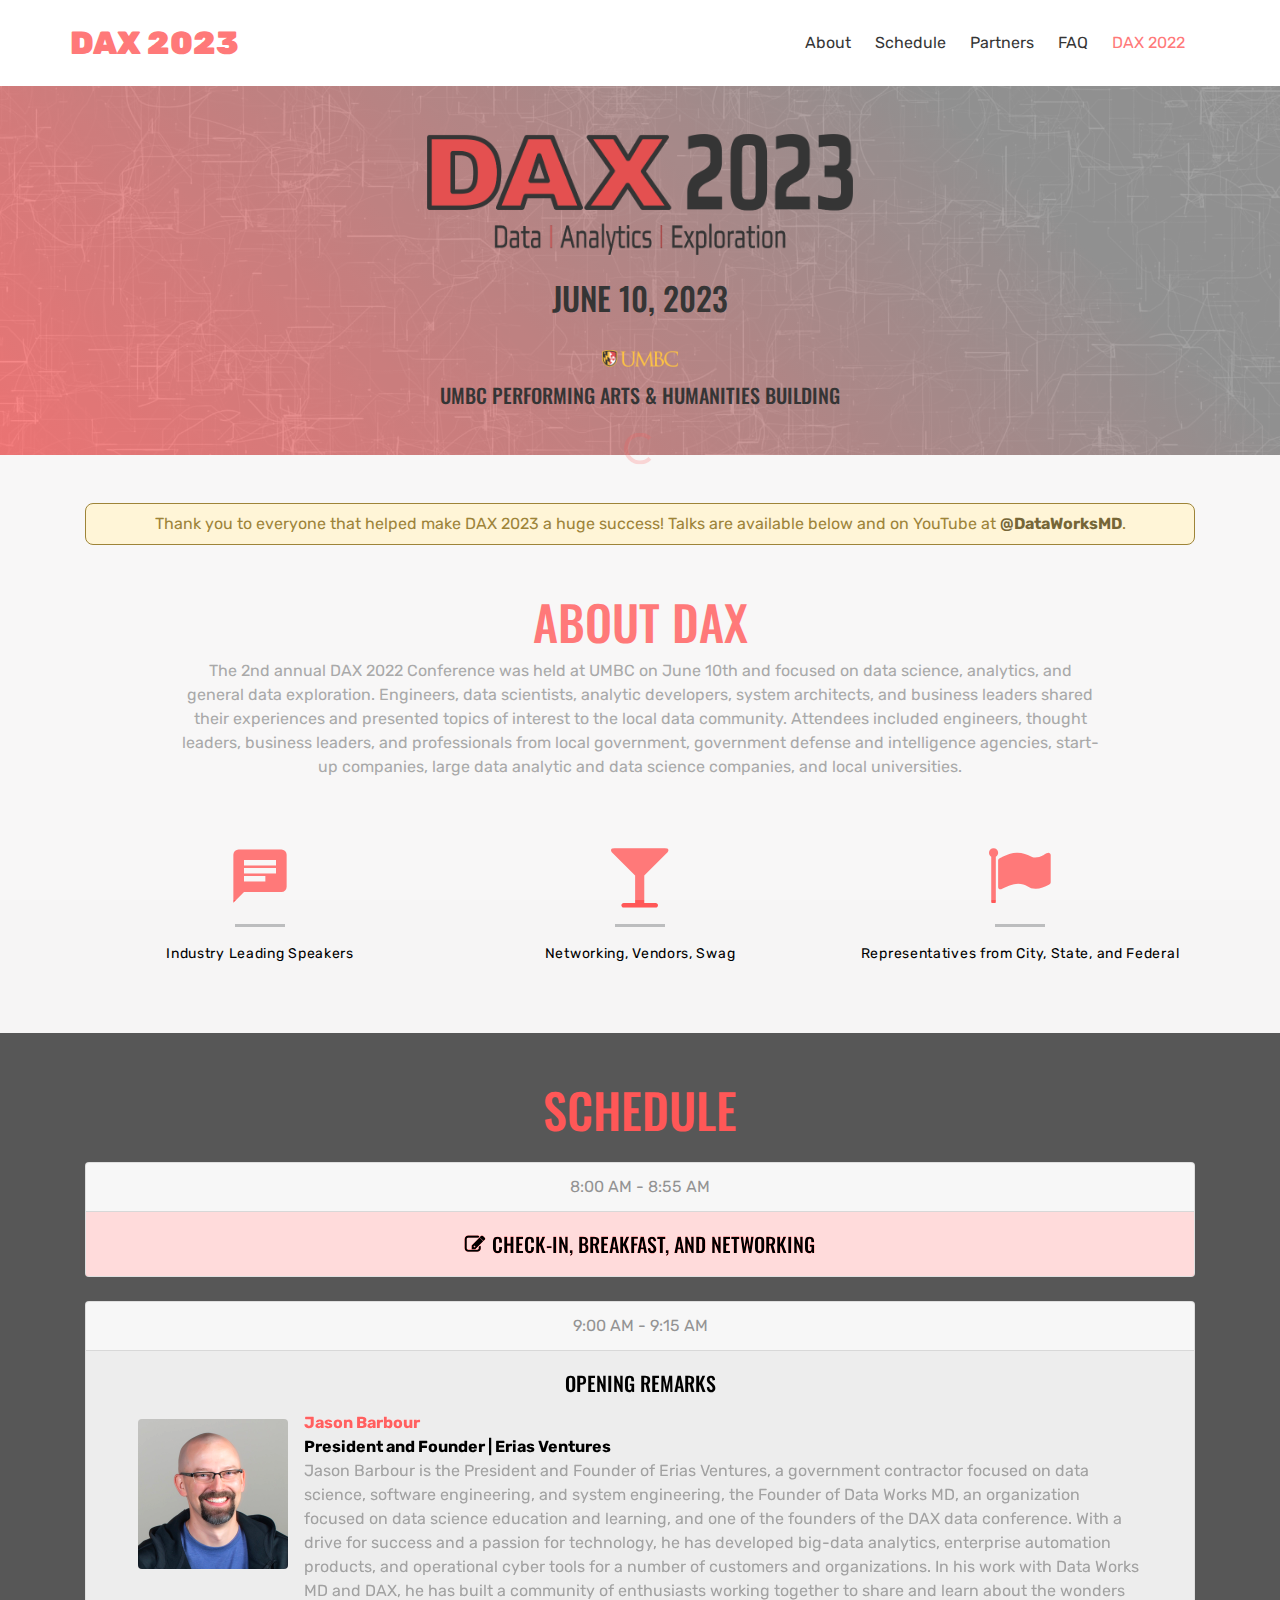
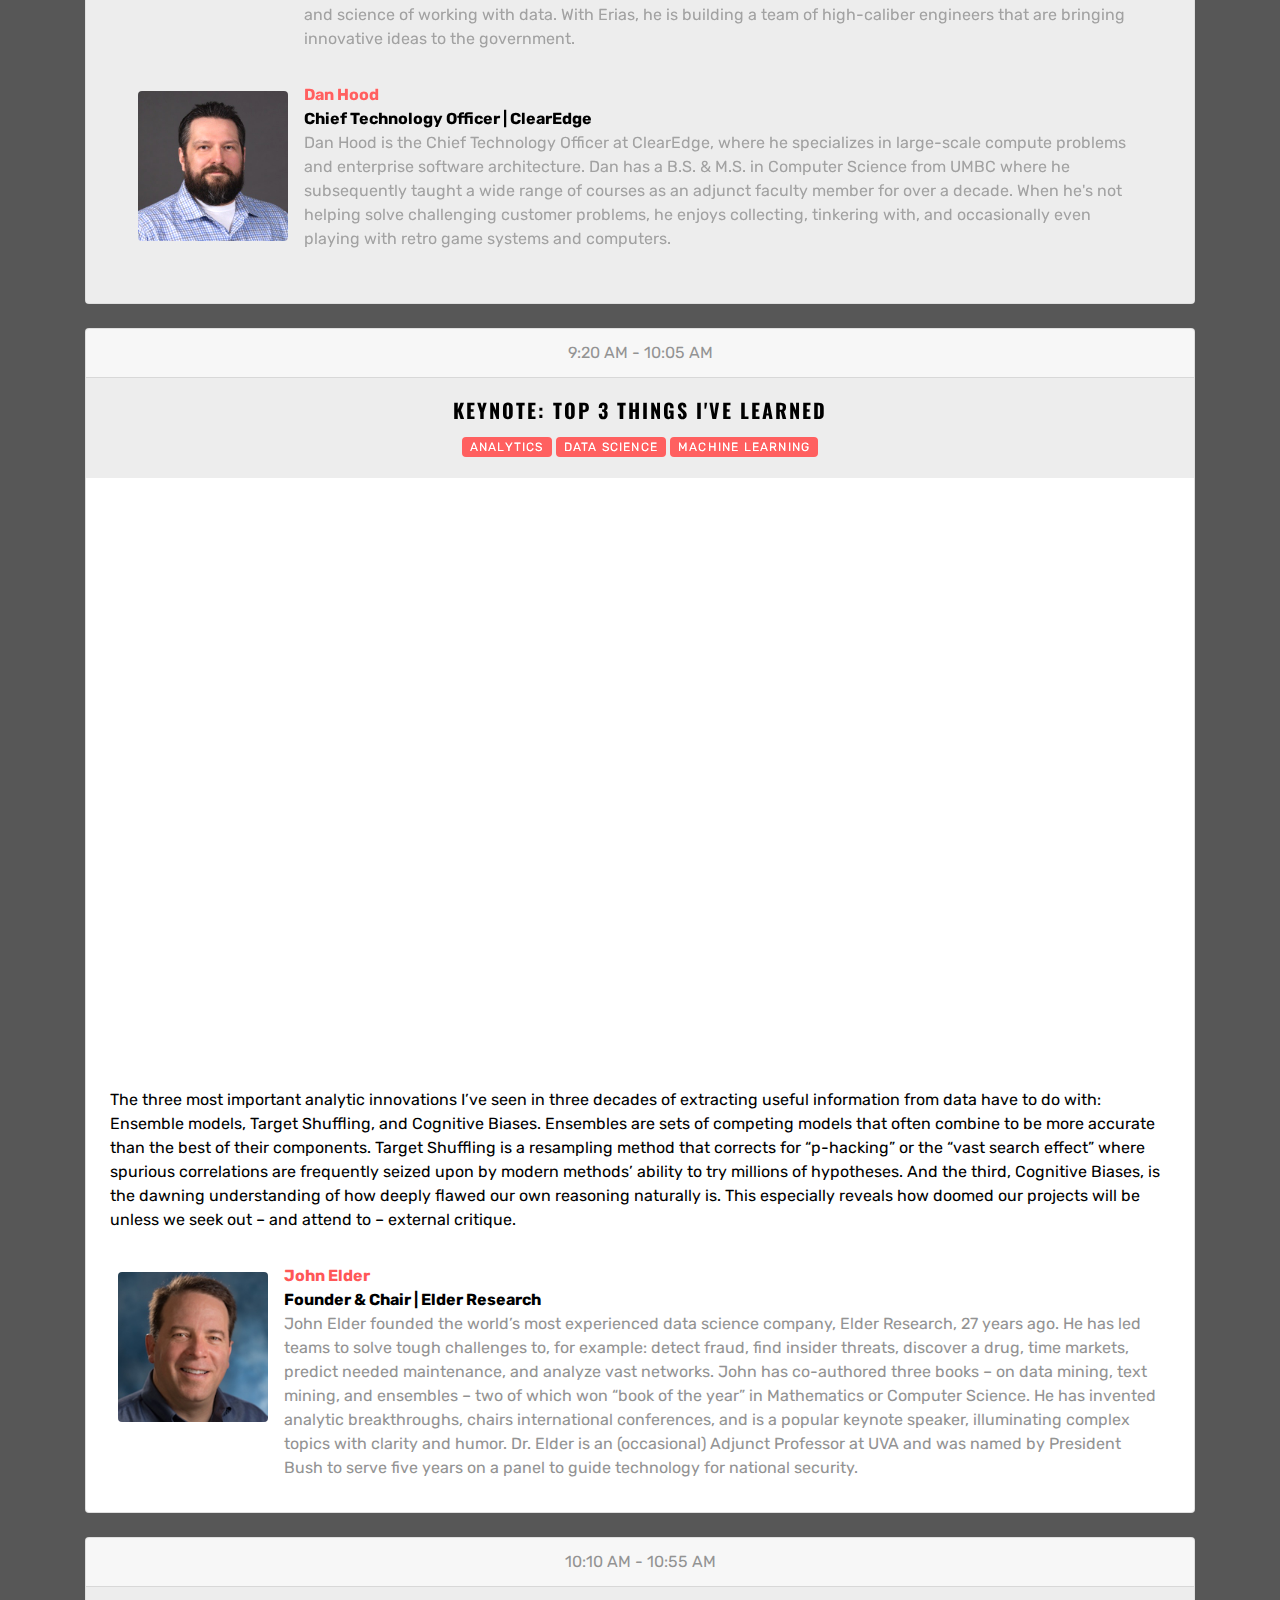
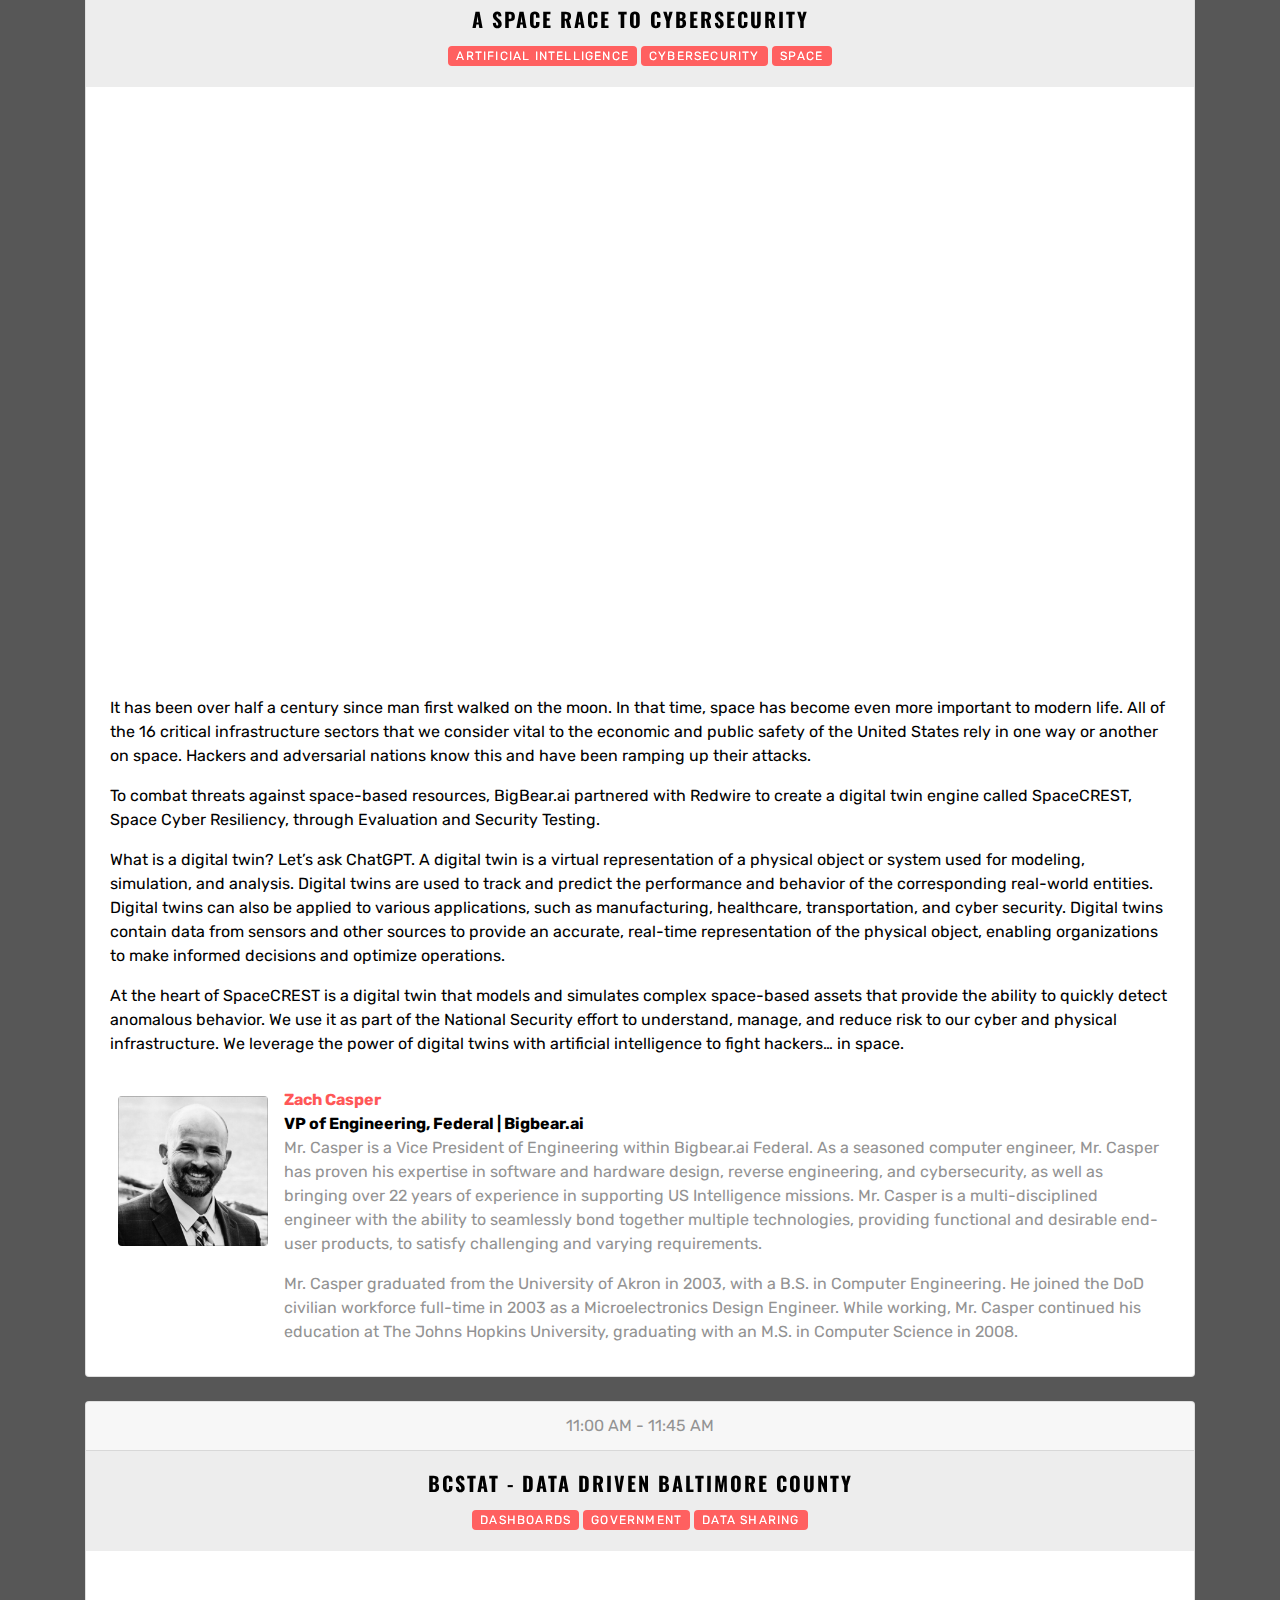
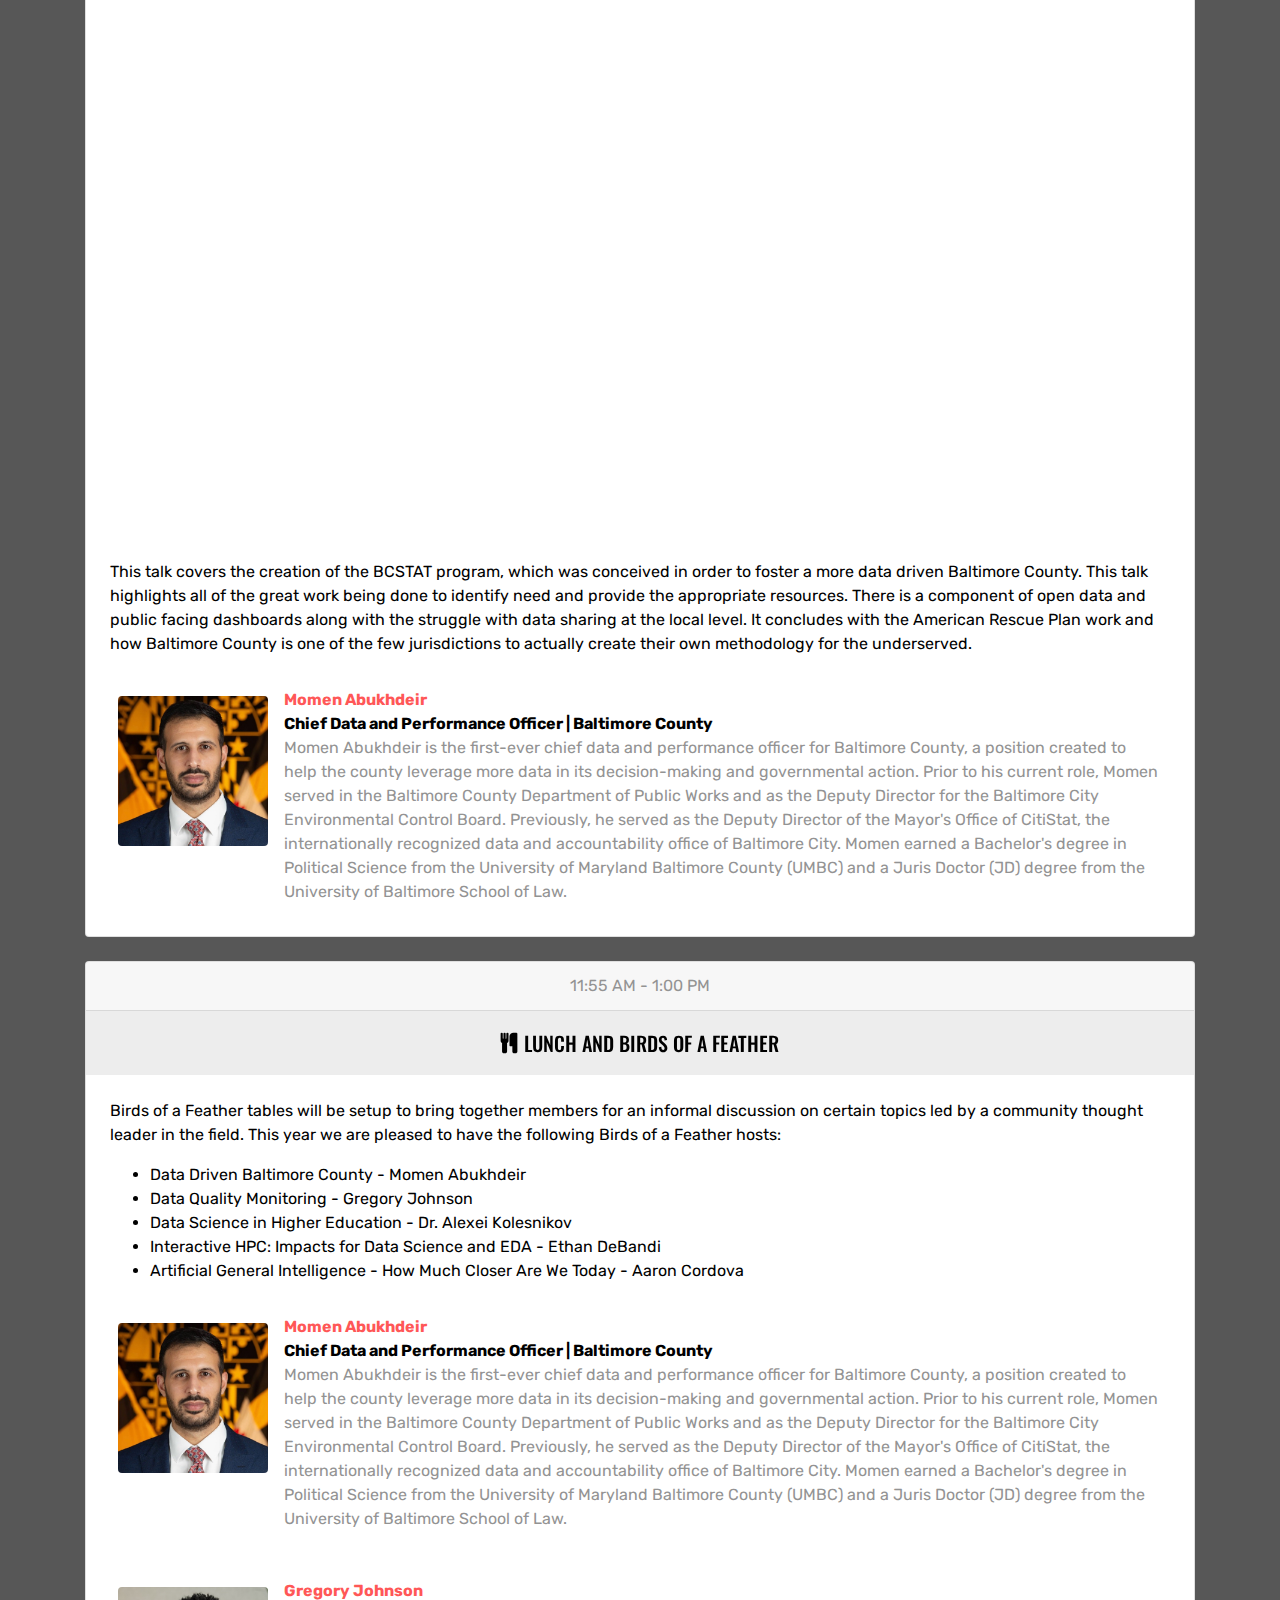
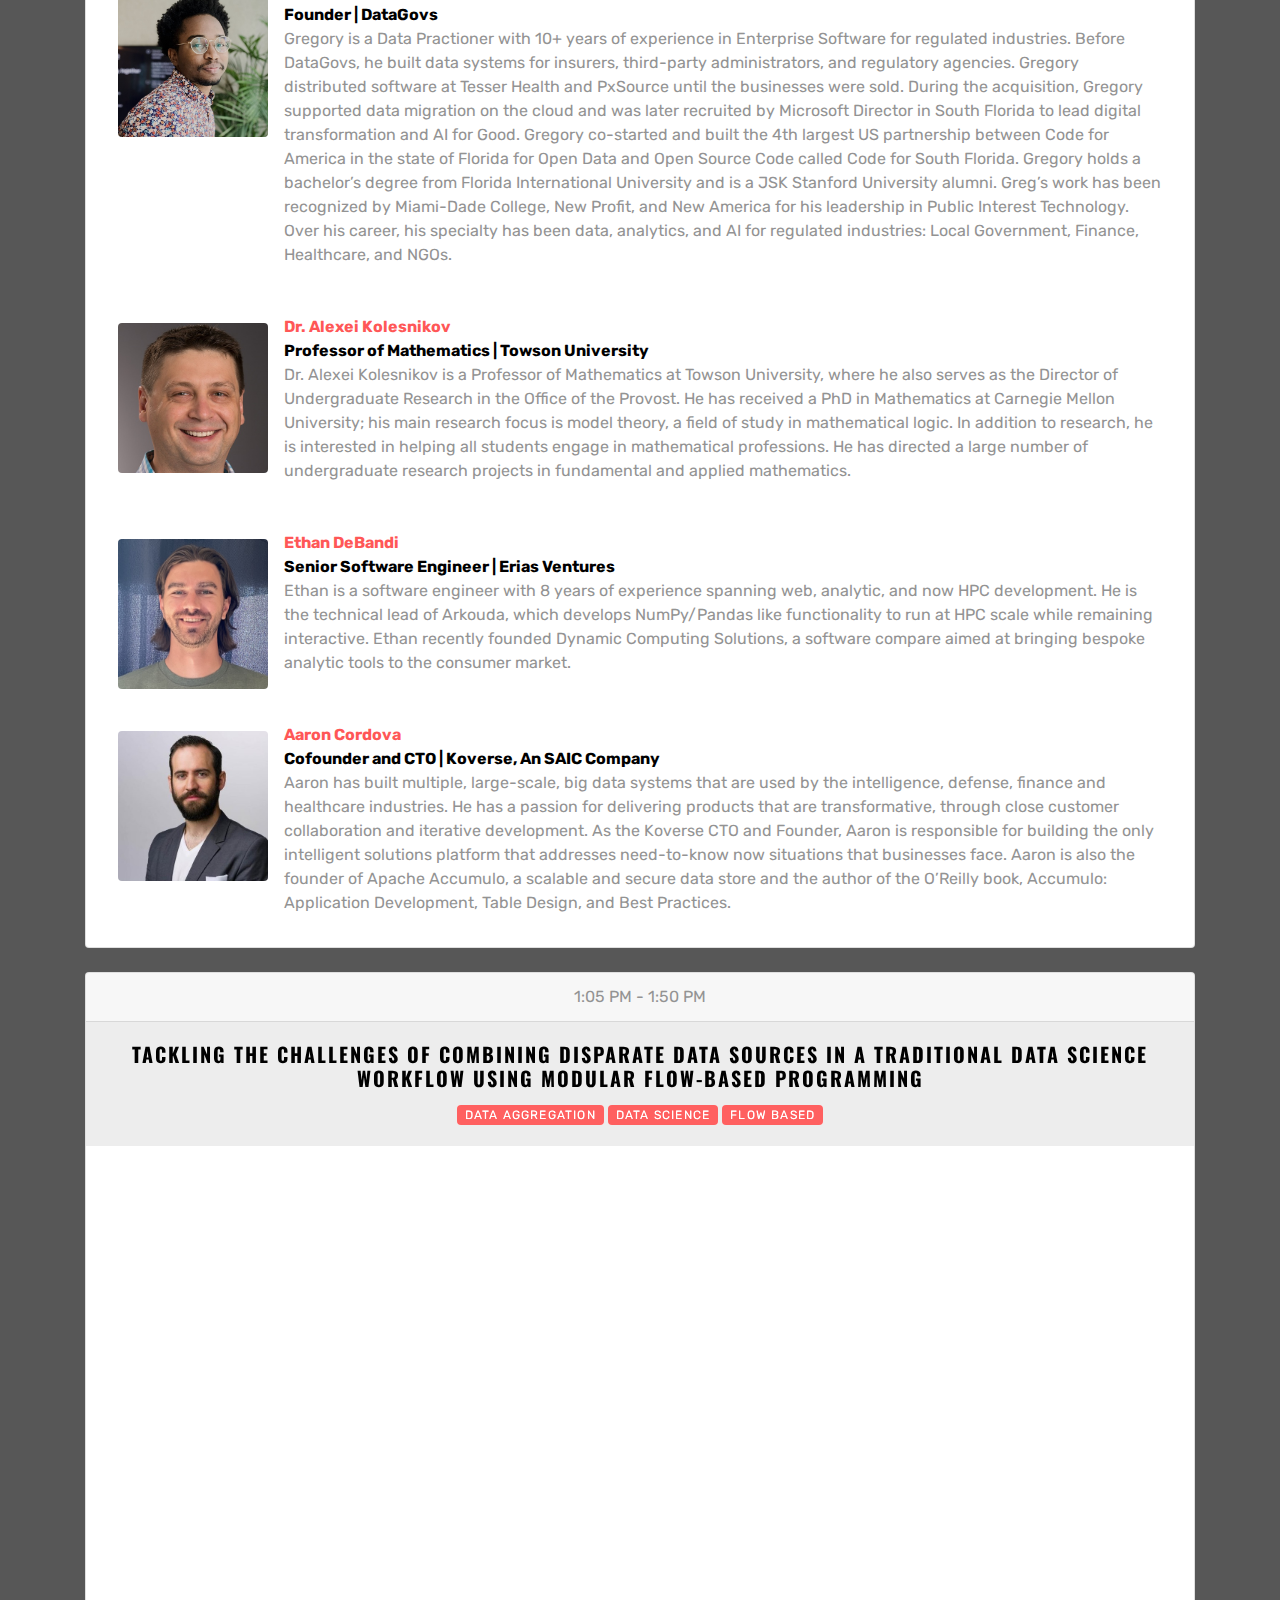
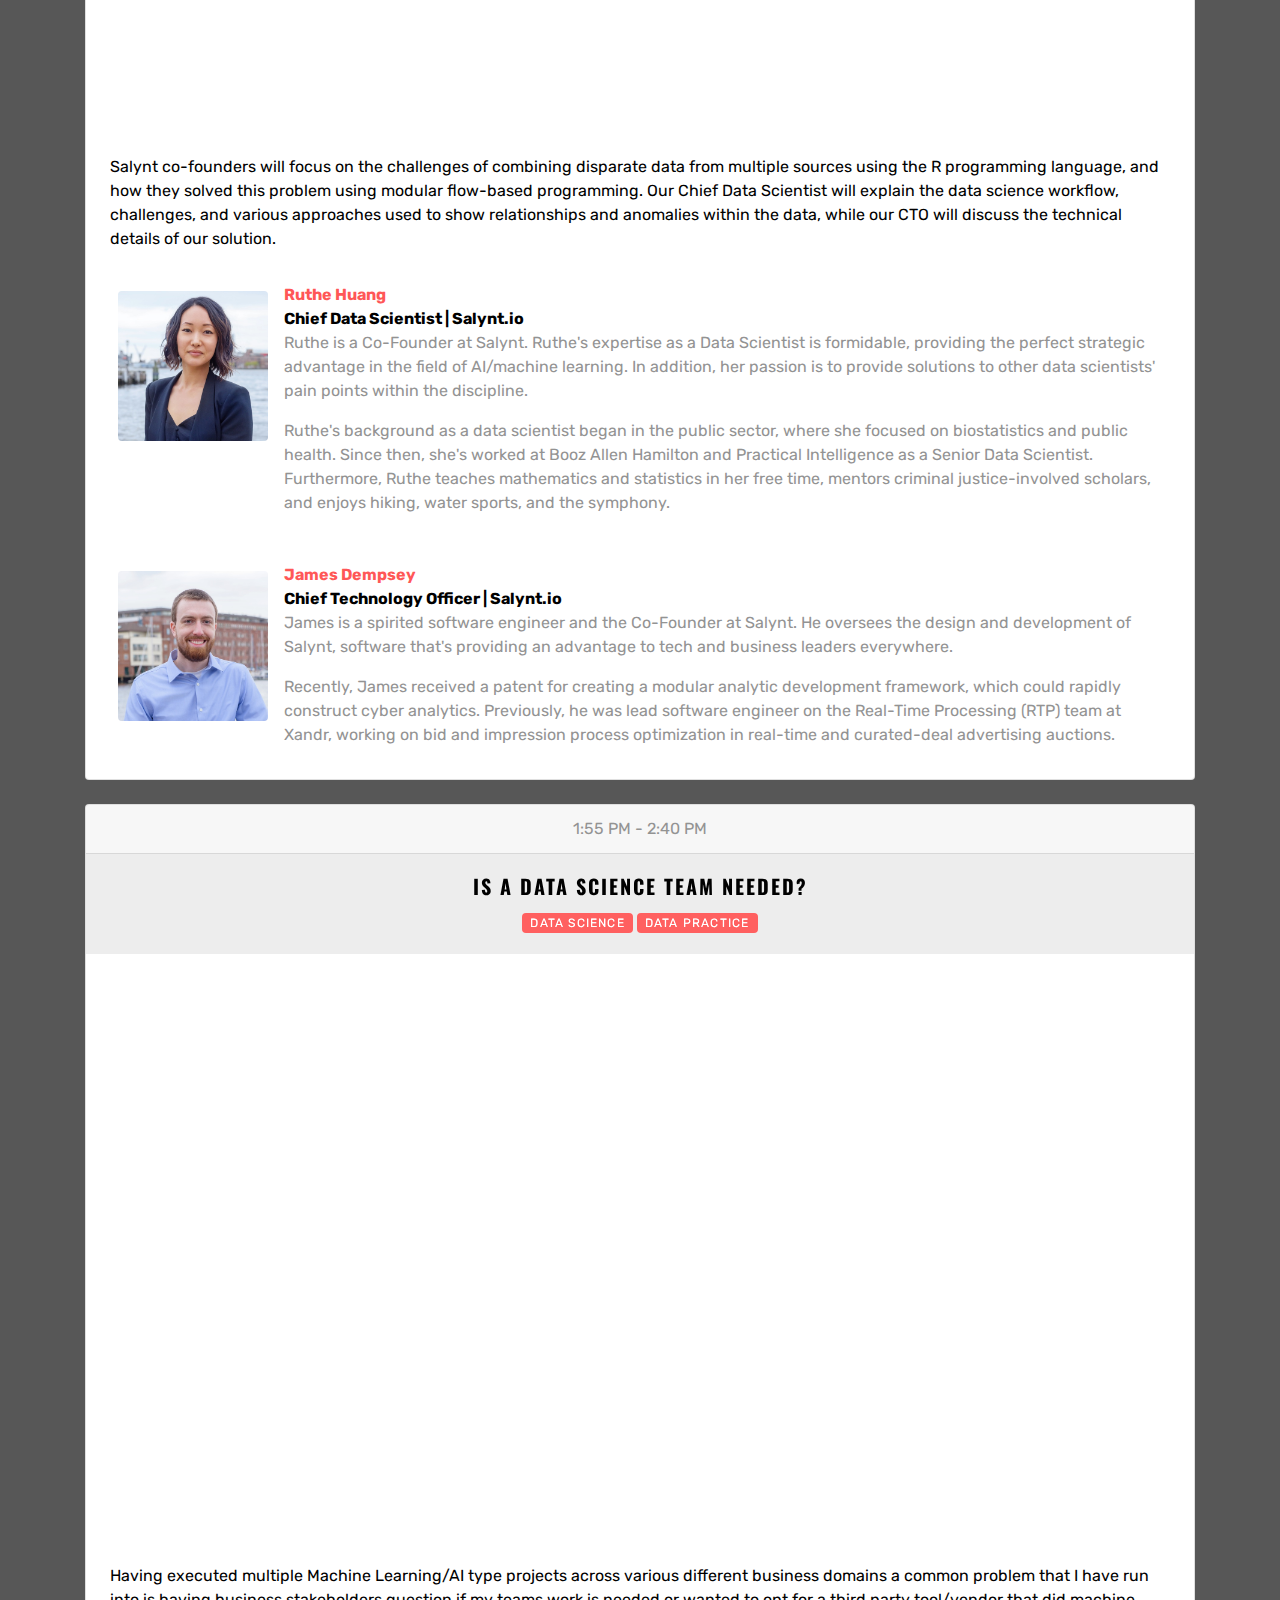
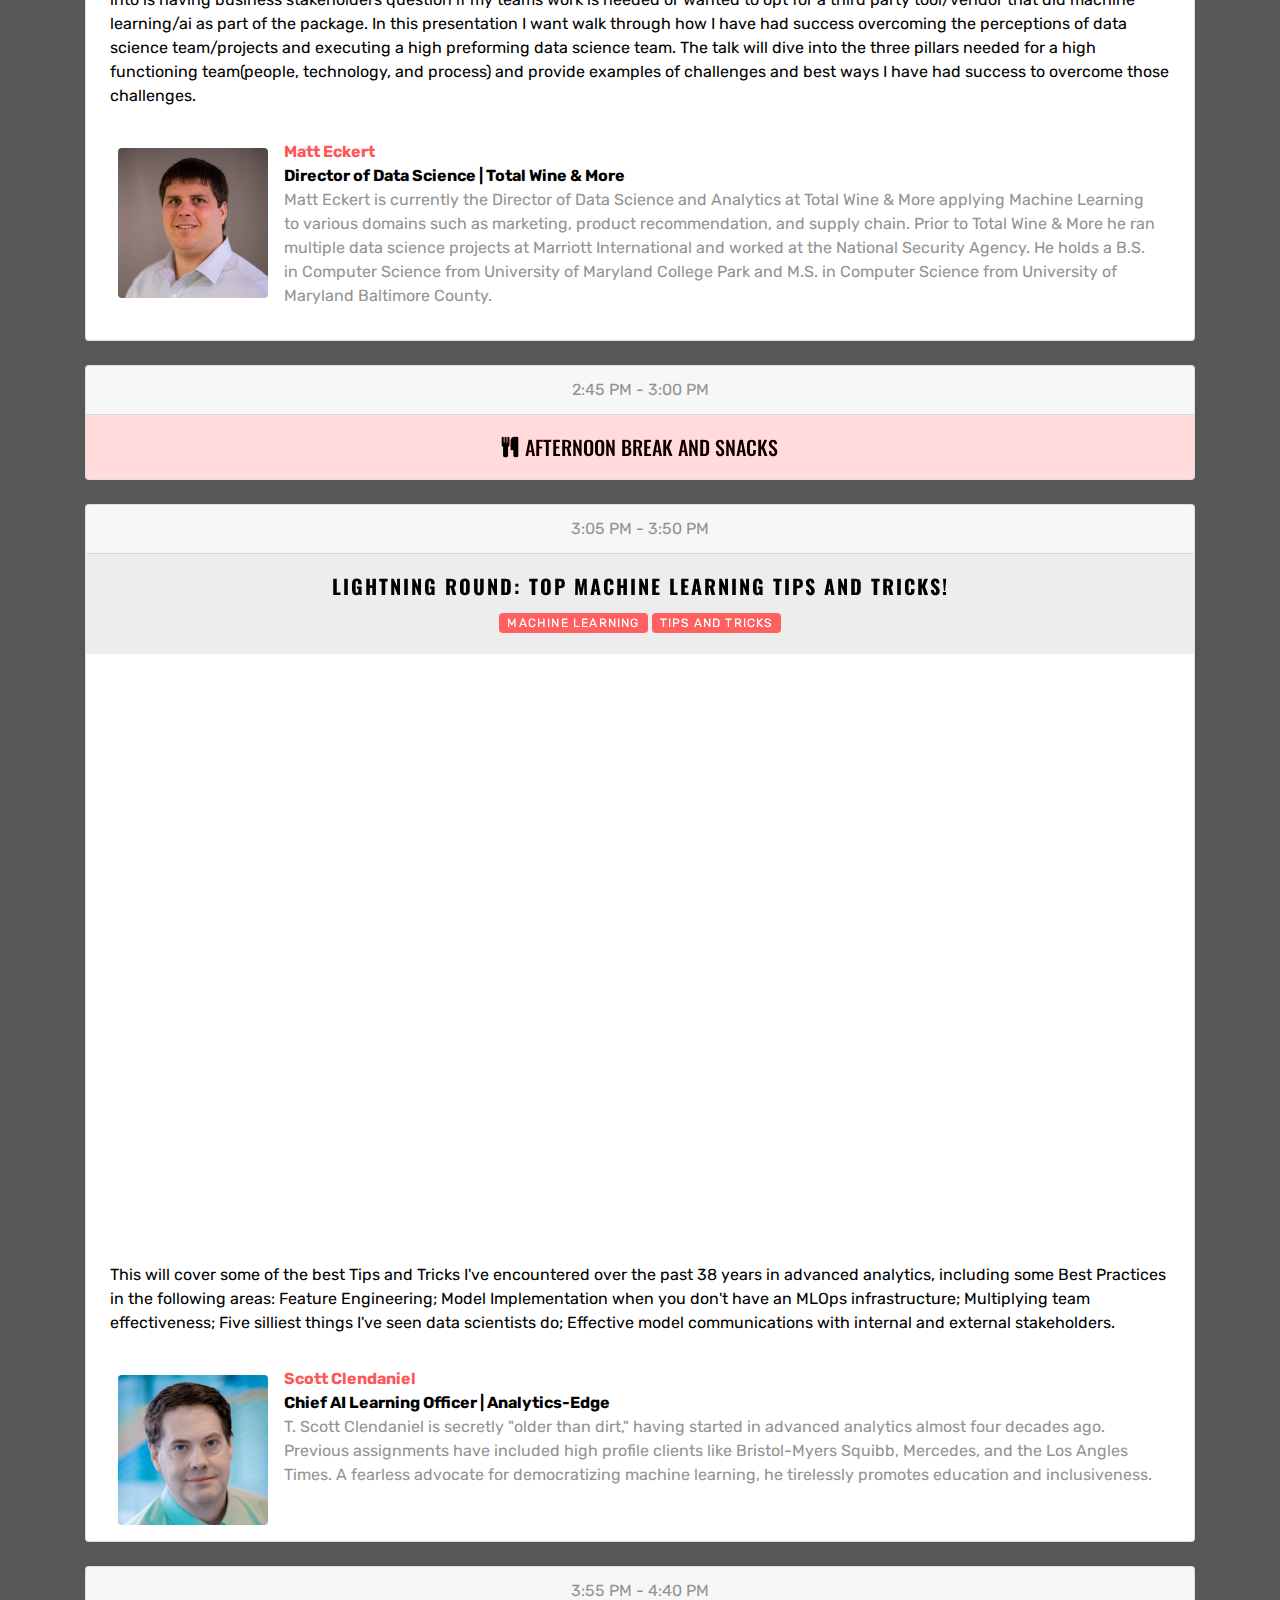
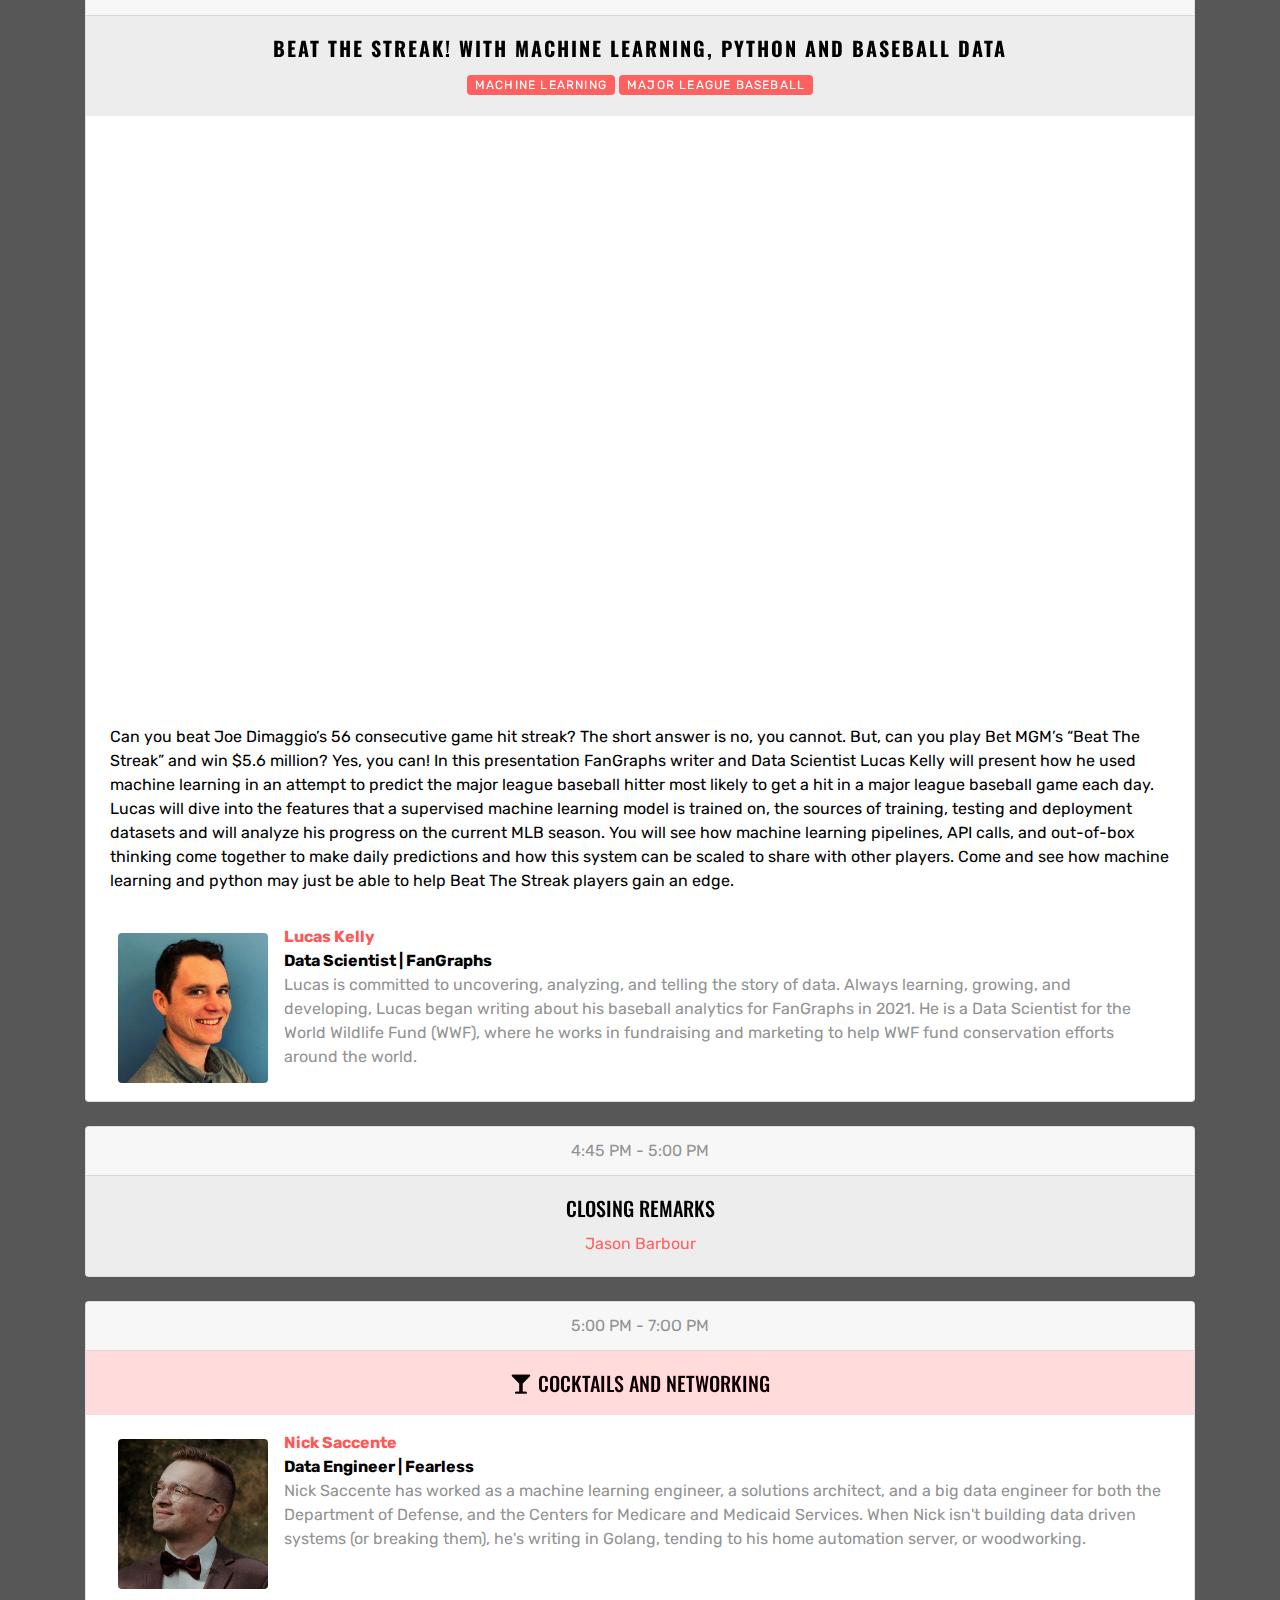
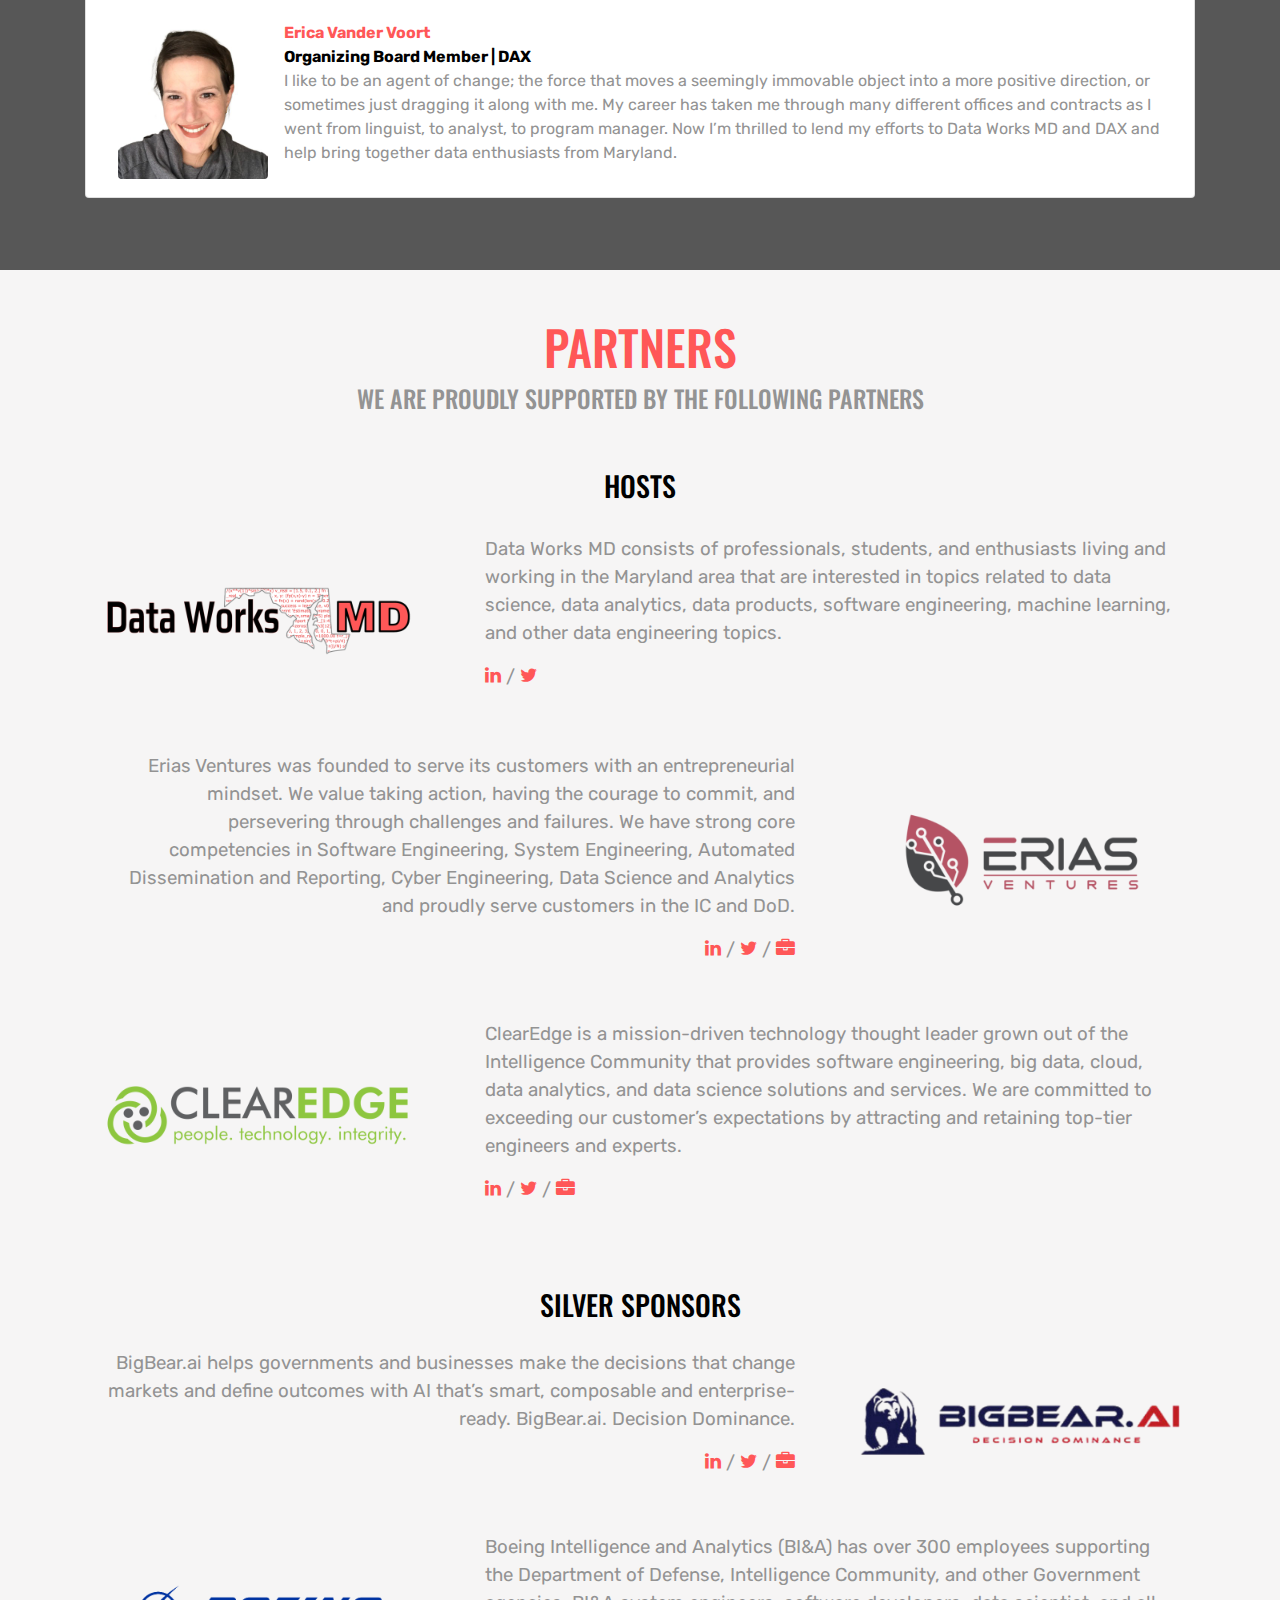
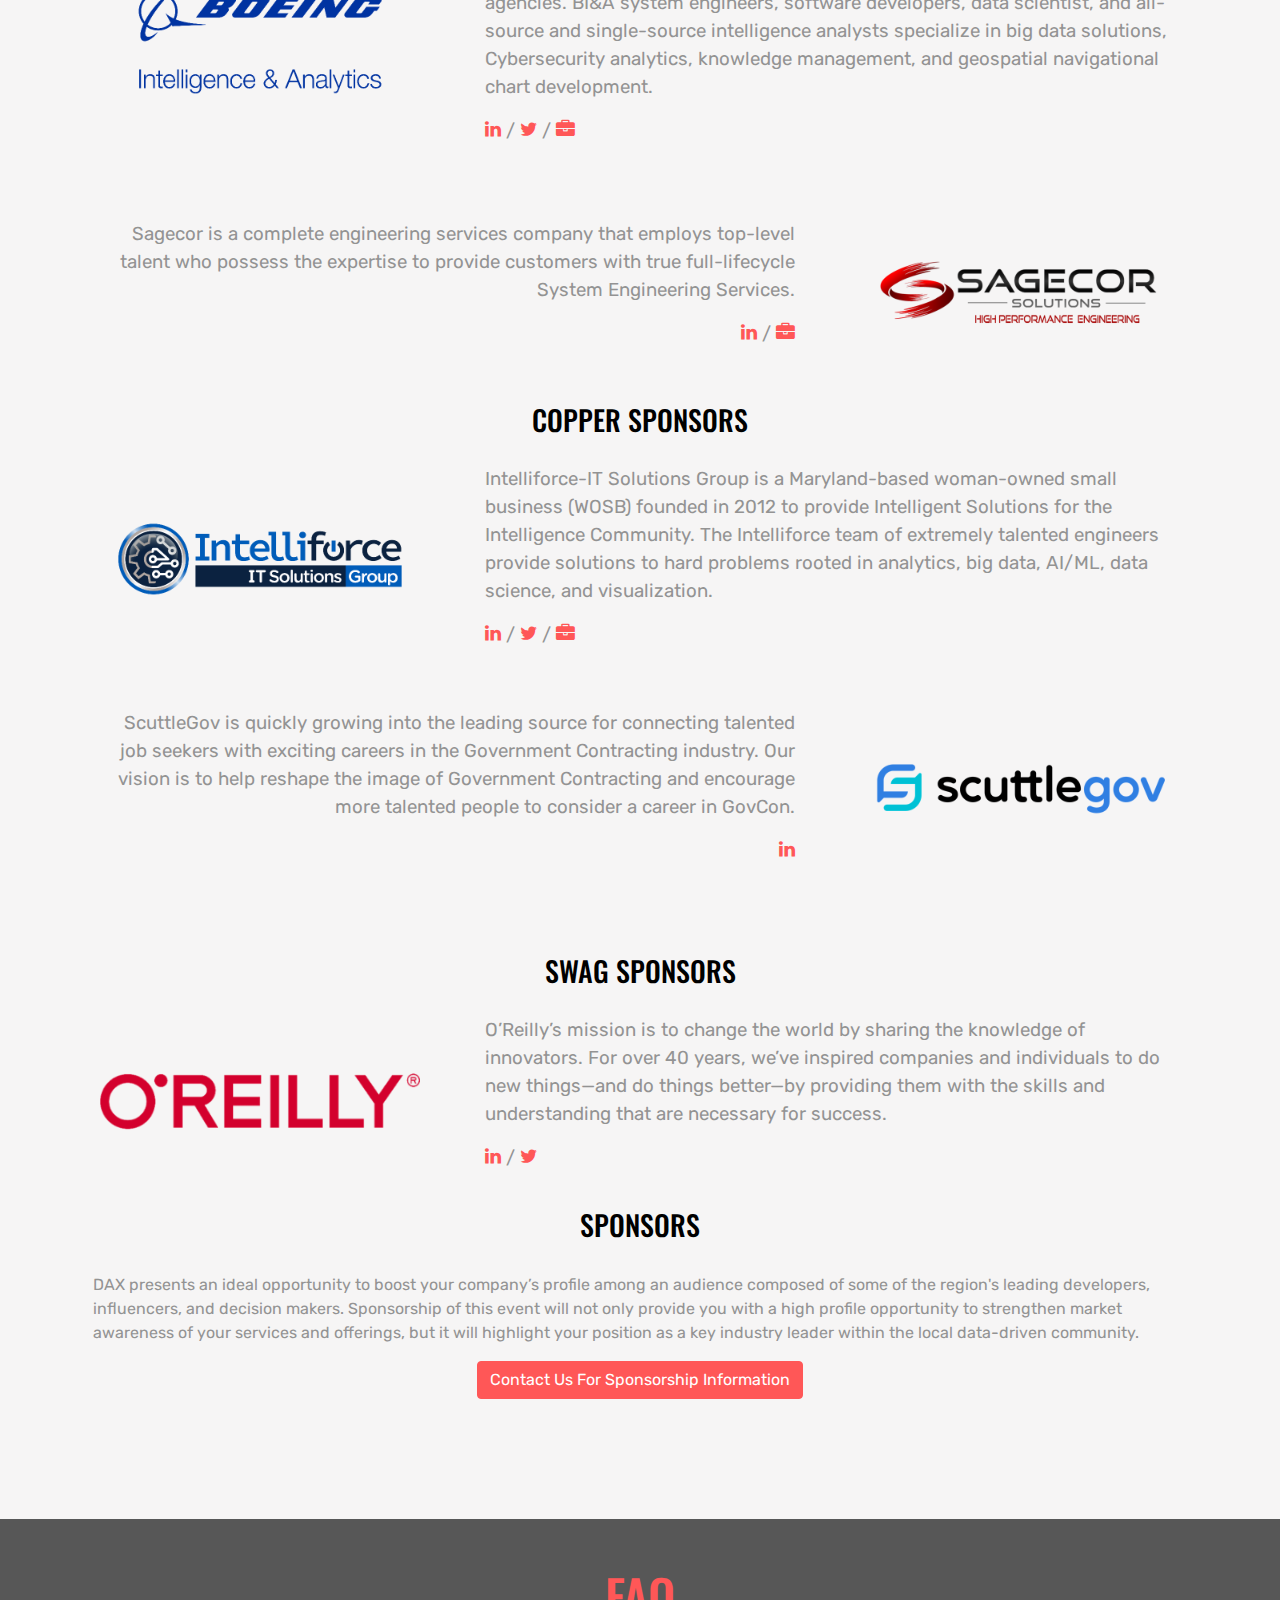
<file: index.html>
<!DOCTYPE html>
<html lang="en">
  <head>
    <title>DAX 2023: Data | Analytics | Exploration</title>
    <meta charset="utf-8" />
    <meta content="width=device-width, initial-scale=1" name="viewport" />
    <meta
      property="og:title"
      content="DAX 2023: Data | Analytics | Exploration"
    />
    <meta property="og:image" content="images/dax2022-linkedin.png" />
    <meta
      property="og:description"
      content="DAX focuses on data science, analytics,
      and general data exploration. Engineers, data scientists,
      analytic developers, system architects, and business leaders
      are encouraged to share their experiences and present a topic
      that would be of interest to the local data community.
      Expected attendees include engineers, thought leaders,
      business leaders, and professionals from local government,
      government defense and intelligence agencies, start-up
      companies, large data analytic and data science companies, and
      local universities."
    />
    <meta property="og:url" content="https://daxconf.org/" />
    <meta
      name="description"
      content="DAX focuses on data science, analytics,
      and general data exploration. Engineers, data scientists,
      analytic developers, system architects, and business leaders
      are encouraged to share their experiences and present a topic
      that would be of interest to the local data community.
      Expected attendees include engineers, thought leaders,
      business leaders, and professionals from local government,
      government defense and intelligence agencies, start-up
      companies, large data analytic and data science companies, and
      local universities."
    />
    <link
      href="https://fonts.googleapis.com/css?family=Rubik:300,400,700|Oswald:400,700"
      rel="stylesheet"
    />
    <link rel="stylesheet" href="fonts/icomoon/style.css" />
    <link rel="stylesheet" href="fonts/flaticon/font/flaticon.css" />
    <link rel="stylesheet" href="css/bootstrap.min.css" />
    <link rel="stylesheet" href="css/jquery.fancybox.min.css" />
    <link rel="stylesheet" href="css/owl.carousel.min.css" />
    <link rel="stylesheet" href="css/owl.theme.default.min.css" />
    <link rel="stylesheet" href="css/aos.css" />
    <link href="images/favicon.ico" rel="icon" type="image/png" />
    <!-- MAIN CSS -->
    <link rel="stylesheet" href="css/style.css" />

    <!-- Global site tag (gtag.js) - Google Analytics -->
    <script
      async
      src="https://www.googletagmanager.com/gtag/js?id=G-YDF4DJSNBQ"
    ></script>
    <script>
      window.dataLayer = window.dataLayer || [];
      function gtag() {
        dataLayer.push(arguments);
      }
      gtag("js", new Date());

      gtag("config", "G-YDF4DJSNBQ");
    </script>
  </head>

  <body data-spy="scroll" data-target=".site-navbar-target" data-offset="300">
    <div id="overlayer"></div>
    <div class="loader">
      <div class="spinner-border text-primary" role="status">
        <span class="sr-only">Loading...</span>
      </div>
    </div>

    <div class="site-wrap" id="home-section">
      <div class="site-mobile-menu site-navbar-target">
        <div class="site-mobile-menu-header">
          <div class="site-mobile-menu-close mt-3">
            <span class="icon-close2 js-menu-toggle"></span>
          </div>
        </div>
        <div class="site-mobile-menu-body"></div>
      </div>

      <header
        class="site-navbar js-sticky-header site-navbar-target"
        role="banner"
      >
        <div class="container">
          <div class="row align-items-center position-relative">
            <div class="site-logo">
              <a href="./" class="text-black">
                <span class="text-primary">DAX 2023</span>
              </a>
            </div>
            <div class="col-12">
              <nav class="site-navigation text-right ml-auto" role="navigation">
                <ul
                  class="site-menu main-menu js-clone-nav ml-auto d-none d-lg-block"
                >
                  <li><a href="#about" class="nav-link">About</a></li>
                  <li><a href="#schedule" class="nav-link">Schedule</a></li>
                  <li><a href="#partners" class="nav-link">Partners</a></li>
                  <li><a href="#faq" class="nav-link">FAQ</a></li>
                  <li>
                    <a href="/2022/" class="nav-link nav-link-highlight"
                      >DAX 2022</a
                    >
                  </li>
                  <!-- <li>
                    <a
                      class="btn btn-primary text-white shadow-none rounded py-1 px-2"
                      href="http://dax2023.eventbrite.com/"
                      id="navRegisterButton"
                      >Register Now</a
                    >
                  </li> -->
                </ul>
              </nav>
            </div>
            <div class="toggle-button d-inline-block d-lg-none">
              <a
                href="#"
                class="site-menu-toggle py-5 js-menu-toggle text-black"
                ><span class="icon-menu h3"></span
              ></a>
            </div>
          </div>
        </div>
      </header>

      <!-- main hero block -->
      <div class="ftco-blocks-cover-1">
        <div
          class="ftco-cover-1 overlay"
          style="background-image: url('images/bg-masthead.jpg')"
        >
          <div class="container col-md-4 col-sm-6 col-10 pb-2">
            <div class="row align-items-center justify-content-center">
              <div class="text-center">
                <img
                  src="images/dax-2023.png"
                  class="img-fluid"
                  alt="DAX Logo"
                />
                <h2 class="text-black mt-4">June 10, 2023</h2>
                <img
                  src="images/sponsors/umbc-sq.png"
                  class="img-fluid col-md-3 col-sm-5 col-7 mt-4"
                  alt="UMBC"
                />
                <h5 class="text-black mt-3">
                  UMBC Performing Arts & Humanities Building
                </h5>
                <!-- <br />
                <a
                  class="btn btn-lg btn-primary text-white shadow-none rounded mt-3"
                  href="http://dax2023.eventbrite.com/"
                  >Register Now</a
                >
                <br />
                <br /> -->
                <!--
                <h5 class="text-black mt-3">
                  Join the mailing list to stay up to date
                </h5>
                <div class="container col-lg-8 mb-5" id="mc_embed_signup">
                  <form
                    action="https://dataworksmd.us10.list-manage.com/subscribe/post?u=aa8787c2eba44ac1b4e311539&amp;id=8e693319da"
                    method="post"
                    id="mc-embedded-subscribe-form"
                    name="mc-embedded-subscribe-form"
                    class="validate footer-subscribe-form"
                    target="_blank"
                    novalidate
                  >
                    <div class="input-group mb-3 mc_embed_signup_scroll">
                      <input
                        type="email"
                        name="EMAIL"
                        class="email form-control bg-transparent shadow-none rounded"
                        placeholder="Email"
                        aria-label="Email"
                        id="mce-EMAIL"
                        aria-describedby="mc-embedded-subscribe"
                        required
                      />
                      <div
                        style="position: absolute; left: -5000px"
                        aria-hidden="true"
                      >
                        <input
                          type="text"
                          name="b_9a31dcdc568131fe3a1cdec3c_43f3f88387"
                          tabindex="-1"
                          value=""
                        />
                      </div>
                      <div class="input-group-append">
                        <input
                          class="btn btn-primary text-white shadow-none rounded"
                          type="submit"
                          id="mc-embedded-subscribe"
                          value="Subscribe"
                          name="subscribe"
                        />
                      </div>
                    </div>
                  </form>
                </div>
                -->
              </div>
            </div>
          </div>
        </div>
      </div>

      <!-- About Blurb and Icons -->
      <div class="site-section py-5 bg-light" id="about">
        <div class="container">


          <!-- updates alert -->
          <div  class="site-section alert-warning py-2 mb-5 text-center"
            id="about">
            Thank you to everyone that helped make DAX 2023 a huge success!
            Talks are available below and on YouTube at
            <a href="https://www.youtube.com/@DataWorksMD"
              class="alert-link">@DataWorksMD</a>.
          </div>

          <div class="row mb-5 justify-content-center">
            <div class="col-md-10 text-center">
              <div class="block-heading-1">
                <h2>About DAX</h2>
                <p>
                  The 2nd annual DAX 2022 Conference was held at UMBC on June 10th
                  and focused on data science, analytics, and general data
                  exploration. Engineers, data scientists, analytic developers,
                  system architects, and business leaders shared their
                  experiences and presented topics of interest to the local data
                  community. Attendees included engineers, thought leaders,
                  business leaders, and professionals from local government,
                  government defense and intelligence agencies, start-up
                  companies, large data analytic and data science companies, and
                  local universities.
                </p>
              </div>
            </div>
          </div>
          <div class="row">
            <div class="col-12">
              <div class="row">
                <div class="col-4 col-md-4 mb-4 col-lg-0 col-lg-4">
                  <div class="block-counter-1">
                    <h2 class="icon-chat number"></h2>
                    <span class="caption">Industry Leading Speakers</span>
                  </div>
                </div>
                <div class="col-4 col-md-4 mb-4 col-lg-0 col-lg-4">
                  <div class="block-counter-1">
                    <h2 class="icon-glass number"></h2>
                    <span class="caption">Networking, Vendors, Swag</span>
                  </div>
                </div>
                <div class="col-4 col-md-4 mb-4 col-lg-0 col-lg-4">
                  <div class="block-counter-1">
                    <h2 class="icon-flag number"></h2>
                    <span class="caption"
                      >Representatives from City, State, and Federal</span
                    >
                  </div>
                </div>
              </div>
            </div>
          </div>
        </div>
      </div>

      <!-- Schedule -->
      <div class="site-section py-5 bg-dark" id="schedule">
        <div class="container">
          <div class="row mb-10 justify-content-center">
            <div class="col-md-12 text-center">
              <div class="block-heading-1 schedule">
                <h2>Schedule</h2>

                <div class="card my-4">
                  <div class="card-header">8:00 AM - 8:55 AM</div>
                  <div class="card-body topic-check text-black">
                    <h5 class="card-title mb-0">
                      <span class="icon-pencil-square-o"></span> Check-in,
                      Breakfast, and Networking
                    </h5>
                    <!-- <i class="fas fa-user"></i> -->
                  </div>
                </div>

                <div class="card my-4">
                  <div class="card-header">9:00 AM - 9:15 AM</div>
                  <div class="card-body topic-exploration">
                    <h5 class="card-title">Opening Remarks</h5>
                    <div class="d-flex m-3 px-3">
                      <div class="flex-shrink-0 mt-2">
                        <img
                          src="images/speakers/jason-barbour.jpeg"
                          alt="Jason Barbour"
                          class="rounded schedule-speaker"
                        />
                      </div>
                      <div class="flex-grow-1 ml-3 text-left">
                        <div class="font-weight-bold text-black">
                          <a href="https://www.linkedin.com/in/jasonbarbour/"
                            >Jason Barbour</a
                          ><br />
                          President and Founder | Erias Ventures
                        </div>
                        <p>
                          Jason Barbour is the President and Founder of Erias
                          Ventures, a government contractor focused on data
                          science, software engineering, and system engineering,
                          the Founder of Data Works MD, an organization focused
                          on data science education and learning, and one of the
                          founders of the DAX data conference. With a drive for
                          success and a passion for technology, he has developed
                          big-data analytics, enterprise automation products,
                          and operational cyber tools for a number of customers
                          and organizations. In his work with Data Works MD and
                          DAX, he has built a community of enthusiasts working
                          together to share and learn about the wonders and
                          science of working with data. With Erias, he is
                          building a team of high-caliber engineers that are
                          bringing innovative ideas to the government.
                        </p>
                      </div>
                    </div>
                    <div class="d-flex m-3 px-3">
                      <div class="flex-shrink-0 mt-2">
                        <img
                          src="images/speakers/dan-hood.jpeg"
                          alt="Dan Hood"
                          class="rounded schedule-speaker"
                        />
                      </div>
                      <div class="flex-grow-1 ml-3 text-left">
                        <div class="font-weight-bold text-black">
                          <a href="https://www.linkedin.com/in/dan-hood/"
                            >Dan Hood</a
                          ><br />
                          Chief Technology Officer | ClearEdge
                        </div>
                        <p>
                          Dan Hood is the Chief Technology Officer at ClearEdge,
                          where he specializes in large-scale compute problems
                          and enterprise software architecture. Dan has a B.S.
                          &amp; M.S. in Computer Science from UMBC where he
                          subsequently taught a wide range of courses as an
                          adjunct faculty member for over a decade. When he's
                          not helping solve challenging customer problems, he
                          enjoys collecting, tinkering with, and occasionally
                          even playing with retro game systems and computers.
                        </p>
                      </div>
                    </div>
                  </div>
                </div>

                <div class="card mt-4">
                  <div class="card-header">9:20 AM - 10:05 AM</div>
                  <div class="card-body topic-exploration text-black">
                    <h5 class="card-title">
                      <span class="text-upppercase"
                        >Keynote: Top 3 Things I've Learned</span
                      >
                    </h5>
                    <span class="badge text-white px-2 py-1 badge-primary"
                      >analytics</span
                    >
                    <span class="badge text-white px-2 py-1 badge-primary"
                      >data science</span
                    >
                    <span class="badge text-white px-2 py-1 badge-primary"
                      >machine learning</span
                    >
                  </div>
                  <div class="mx-5 mt-3">
                    <div class="embed-responsive embed-responsive-16by9">
                      <iframe
                        width="560"
                        height="331"
                        src="https://www.youtube.com/embed/WJtM16izy5I"
                        title="YouTube video player"
                        frameborder="0"
                        allow="accelerometer; autoplay; clipboard-write; encrypted-media; gyroscope; picture-in-picture"
                        allowfullscreen
                        class="responsive-item"
                      ></iframe>
                    </div>
                  </div>
                  <div class="text-black">
                    <div class="pt-3 px-3">
                      <div class="m-2 text-left">
                        <p>
                          The three most important analytic innovations I’ve
                          seen in three decades of extracting useful information
                          from data have to do with: Ensemble models, Target
                          Shuffling, and Cognitive Biases. Ensembles are sets of
                          competing models that often combine to be more
                          accurate than the best of their components. Target
                          Shuffling is a resampling method that corrects for
                          “p-hacking” or the “vast search effect” where spurious
                          correlations are frequently seized upon by modern
                          methods’ ability to try millions of hypotheses. And
                          the third, Cognitive Biases, is the dawning
                          understanding of how deeply flawed our own reasoning
                          naturally is. This especially reveals how doomed our
                          projects will be unless we seek out – and attend to –
                          external critique.
                        </p>
                      </div>
                    </div>
                  </div>
                  <div class="d-flex m-3 px-3">
                    <div class="flex-shrink-0 mt-2">
                      <img
                        src="images/speakers/john-elder.jpeg"
                        alt="John Elder"
                        class="rounded schedule-speaker"
                      />
                    </div>
                    <div class="flex-grow-1 ml-3 text-left">
                      <div class="font-weight-bold text-black">
                        <a href="https://www.linkedin.com/in/johnelder4/"
                          >John Elder</a
                        ><br />
                        Founder & Chair | Elder Research
                      </div>
                      <p>
                        John Elder founded the world’s most experienced data
                        science company, Elder Research, 27 years ago. He has
                        led teams to solve tough challenges to, for example:
                        detect fraud, find insider threats, discover a drug,
                        time markets, predict needed maintenance, and analyze
                        vast networks. John has co-authored three books – on
                        data mining, text mining, and ensembles – two of which
                        won “book of the year” in Mathematics or Computer
                        Science. He has invented analytic breakthroughs, chairs
                        international conferences, and is a popular keynote
                        speaker, illuminating complex topics with clarity and
                        humor. Dr. Elder is an (occasional) Adjunct Professor at
                        UVA and was named by President Bush to serve five years
                        on a panel to guide technology for national security.
                      </p>
                    </div>
                  </div>
                </div>

                <div class="card mt-4">
                  <div class="card-header">10:10 AM - 10:55 AM</div>
                  <div class="card-body topic-exploration text-black">
                    <h5 class="card-title">
                      <span class="text-upppercase"
                        >A Space Race to Cybersecurity</span
                      >
                    </h5>
                    <span class="badge text-white px-2 py-1 badge-primary"
                      >artificial intelligence</span
                    >
                    <span class="badge text-white px-2 py-1 badge-primary"
                      >cybersecurity</span
                    >
                    <span class="badge text-white px-2 py-1 badge-primary"
                      >space</span
                    >
                  </div>
                  <div class="mx-5 mt-3">
                    <div class="embed-responsive embed-responsive-16by9">
                      <iframe
                        width="560"
                        height="331"
                        src="https://www.youtube.com/embed/57pqSbyR3AA"
                        title="YouTube video player"
                        frameborder="0"
                        allow="accelerometer; autoplay; clipboard-write; encrypted-media; gyroscope; picture-in-picture"
                        allowfullscreen
                        class="responsive-item"
                      ></iframe>
                    </div>
                  </div>
                  <div class="text-black">
                    <div class="pt-3 px-3">
                      <div class="m-2 text-left">
                        <p>
                          It has been over half a century since man first walked
                          on the moon. In that time, space has become even more
                          important to modern life. All of the 16 critical
                          infrastructure sectors that we consider vital to the
                          economic and public safety of the United States rely
                          in one way or another on space. Hackers and
                          adversarial nations know this and have been ramping up
                          their attacks.
                        </p>
                        <p>
                          To combat threats against space-based resources,
                          BigBear.ai partnered with Redwire to create a digital
                          twin engine called SpaceCREST, Space Cyber Resiliency,
                          through Evaluation and Security Testing.
                        </p>
                        <p>
                          What is a digital twin? Let’s ask ChatGPT. A digital
                          twin is a virtual representation of a physical object
                          or system used for modeling, simulation, and analysis.
                          Digital twins are used to track and predict the
                          performance and behavior of the corresponding
                          real-world entities. Digital twins can also be applied
                          to various applications, such as manufacturing,
                          healthcare, transportation, and cyber security.
                          Digital twins contain data from sensors and other
                          sources to provide an accurate, real-time
                          representation of the physical object, enabling
                          organizations to make informed decisions and optimize
                          operations.
                        </p>
                        <p>
                          At the heart of SpaceCREST is a digital twin that
                          models and simulates complex space-based assets that
                          provide the ability to quickly detect anomalous
                          behavior. We use it as part of the National Security
                          effort to understand, manage, and reduce risk to our
                          cyber and physical infrastructure. We leverage the
                          power of digital twins with artificial intelligence to
                          fight hackers… in space.
                        </p>
                      </div>
                    </div>
                  </div>
                  <div class="d-flex m-3 px-3">
                    <div class="flex-shrink-0 mt-2">
                      <img
                        src="images/speakers/zach-casper.jpeg"
                        alt="Zach Casper"
                        class="rounded schedule-speaker"
                      />
                    </div>
                    <div class="flex-grow-1 ml-3 text-left">
                      <div class="font-weight-bold text-black">
                        <a href="https://www.linkedin.com/in/zachcasper/"
                          >Zach Casper</a
                        ><br />
                        VP of Engineering, Federal | Bigbear.ai
                      </div>
                      <p>
                        Mr. Casper is a Vice President of Engineering within
                        Bigbear.ai Federal. As a seasoned computer engineer, Mr.
                        Casper has proven his expertise in software and hardware
                        design, reverse engineering, and cybersecurity, as well
                        as bringing over 22 years of experience in supporting US
                        Intelligence missions. Mr. Casper is a multi-disciplined
                        engineer with the ability to seamlessly bond together
                        multiple technologies, providing functional and
                        desirable end-user products, to satisfy challenging and
                        varying requirements.
                      </p>
                      <p>
                        Mr. Casper graduated from the University of Akron in
                        2003, with a B.S. in Computer Engineering. He joined the
                        DoD civilian workforce full-time in 2003 as a
                        Microelectronics Design Engineer. While working, Mr.
                        Casper continued his education at The Johns Hopkins
                        University, graduating with an M.S. in Computer Science
                        in 2008.
                      </p>
                    </div>
                  </div>
                </div>

                <div class="card my-4">
                  <div class="card-header">11:00 AM - 11:45 AM</div>
                  <div class="card-body topic-exploration text-black">
                    <h5 class="card-title">
                      <span class="text-upppercase"
                        >BCSTAT - Data Driven Baltimore County</span
                      >
                    </h5>
                    <span class="badge text-white px-2 py-1 badge-primary"
                      >dashboards</span
                    >
                    <span class="badge text-white px-2 py-1 badge-primary"
                      >government</span
                    >
                    <span class="badge text-white px-2 py-1 badge-primary"
                      >data sharing</span
                    >
                  </div>
                  <div class="mx-5 mt-3">
                    <div class="embed-responsive embed-responsive-16by9">
                      <iframe
                        width="560"
                        height="331"
                        src="https://www.youtube.com/embed/GjJvYtzA9Lk"
                        title="YouTube video player"
                        frameborder="0"
                        allow="accelerometer; autoplay; clipboard-write; encrypted-media; gyroscope; picture-in-picture"
                        allowfullscreen
                        class="responsive-item"
                      ></iframe>
                    </div>
                  </div>
                  <div class="text-black">
                    <div class="pt-3 px-3">
                      <div class="m-2 text-left">
                        <p>
                          This talk covers the creation of the BCSTAT program,
                          which was conceived in order to foster a more data
                          driven Baltimore County. This talk highlights all of
                          the great work being done to identify need and provide
                          the appropriate resources. There is a component of
                          open data and public facing dashboards along with the
                          struggle with data sharing at the local level. It
                          concludes with the American Rescue Plan work and how
                          Baltimore County is one of the few jurisdictions to
                          actually create their own methodology for the
                          underserved.
                        </p>
                      </div>
                    </div>
                  </div>
                  <div class="d-flex m-3 px-3">
                    <div class="flex-shrink-0 mt-2">
                      <img
                        src="images/speakers/momen-abukhdeir.jpeg"
                        alt="Momen Abukhdeir"
                        class="rounded schedule-speaker"
                      />
                    </div>
                    <div class="flex-grow-1 ml-3 text-left">
                      <div class="font-weight-bold text-black">
                        <a
                          href="https://www.linkedin.com/in/momen-abukhdeir-6bb14478/"
                          >Momen Abukhdeir</a
                        ><br />
                        Chief Data and Performance Officer | Baltimore County
                      </div>
                      <p>
                        Momen Abukhdeir is the first-ever chief data and
                        performance officer for Baltimore County, a position
                        created to help the county leverage more data in its
                        decision-making and governmental action. Prior to his
                        current role, Momen served in the Baltimore County
                        Department of Public Works and as the Deputy Director
                        for the Baltimore City Environmental Control Board.
                        Previously, he served as the Deputy Director of the
                        Mayor's Office of CitiStat, the internationally
                        recognized data and accountability office of Baltimore
                        City. Momen earned a Bachelor's degree in Political
                        Science from the University of Maryland Baltimore County
                        (UMBC) and a Juris Doctor (JD) degree from the
                        University of Baltimore School of Law.
                      </p>
                    </div>
                  </div>
                </div>

                <div class="card my-4">
                  <div class="card-header">11:55 AM - 1:00 PM</div>
                  <div class="card-body topic-exploration text-black">
                    <h5 class="card-title mb-0">
                      <span class="icon-cutlery"></span> Lunch and Birds of a
                      Feather
                    </h5>
                  </div>

                  <div class="text-black">
                    <div class="pt-3 px-3">
                      <div class="m-2 text-left">
                        <p>
                          Birds of a Feather tables will be setup to bring
                          together members for an informal discussion on certain
                          topics led by a community thought leader in the field.
                          This year we are pleased to have the following Birds
                          of a Feather hosts:
                        </p>
                        <div>
                          <ul class="text-left">
                            <li>
                              Data Driven Baltimore County - Momen Abukhdeir
                            </li>
                            <li>Data Quality Monitoring - Gregory Johnson</li>
                            <li>
                              Data Science in Higher Education - Dr. Alexei
                              Kolesnikov
                            </li>
                            <li>
                              Interactive HPC: Impacts for Data Science and EDA
                              - Ethan DeBandi
                            </li>
                            <li>
                              Artificial General Intelligence - How Much Closer
                              Are We Today - Aaron Cordova
                            </li>
                          </ul>
                        </div>
                      </div>
                    </div>
                  </div>
                  <div class="d-flex m-3 px-3">
                    <div class="flex-shrink-0 mt-2">
                      <img
                        src="images/speakers/momen-abukhdeir.jpeg"
                        alt="Momen Abukhdeir"
                        class="rounded schedule-speaker"
                      />
                    </div>
                    <div class="flex-grow-1 ml-3 text-left">
                      <div class="font-weight-bold text-black">
                        <a
                          href="https://www.linkedin.com/in/momen-abukhdeir-6bb14478/"
                          >Momen Abukhdeir</a
                        ><br />
                        Chief Data and Performance Officer | Baltimore County
                      </div>
                      <p>
                        Momen Abukhdeir is the first-ever chief data and
                        performance officer for Baltimore County, a position
                        created to help the county leverage more data in its
                        decision-making and governmental action. Prior to his
                        current role, Momen served in the Baltimore County
                        Department of Public Works and as the Deputy Director
                        for the Baltimore City Environmental Control Board.
                        Previously, he served as the Deputy Director of the
                        Mayor's Office of CitiStat, the internationally
                        recognized data and accountability office of Baltimore
                        City. Momen earned a Bachelor's degree in Political
                        Science from the University of Maryland Baltimore County
                        (UMBC) and a Juris Doctor (JD) degree from the
                        University of Baltimore School of Law.
                      </p>
                    </div>
                  </div>
                  <div class="d-flex m-3 px-3">
                    <div class="flex-shrink-0 mt-2">
                      <img
                        src="images/speakers/gregory-johnson.jpeg"
                        alt="Gregory Johnson"
                        class="rounded schedule-speaker"
                      />
                    </div>
                    <div class="flex-grow-1 ml-3 text-left">
                      <div class="font-weight-bold text-black">
                        <a href="https://www.linkedin.com/in/igregoryjohnson/"
                          >Gregory Johnson</a
                        ><br />
                        Founder | DataGovs
                      </div>
                      <p>
                        Gregory is a Data Practioner with 10+ years of
                        experience in Enterprise Software for regulated
                        industries. Before DataGovs, he built data systems for
                        insurers, third-party administrators, and regulatory
                        agencies. Gregory distributed software at Tesser Health
                        and PxSource until the businesses were sold. During the
                        acquisition, Gregory supported data migration on the
                        cloud and was later recruited by Microsoft Director in
                        South Florida to lead digital transformation and AI for
                        Good. Gregory co-started and built the 4th largest US
                        partnership between Code for America in the state of
                        Florida for Open Data and Open Source Code called Code
                        for South Florida. Gregory holds a bachelor’s degree
                        from Florida International University and is a JSK
                        Stanford University alumni. Greg’s work has been
                        recognized by Miami-Dade College, New Profit, and New
                        America for his leadership in Public Interest
                        Technology. Over his career, his specialty has been
                        data, analytics, and AI for regulated industries: Local
                        Government, Finance, Healthcare, and NGOs.
                      </p>
                    </div>
                  </div>
                  <div class="d-flex m-3 px-3">
                    <div class="flex-shrink-0 mt-2">
                      <img
                        src="images/speakers/alexei-kolesnikov.jpeg"
                        alt="Alexei Kolesnikov"
                        class="rounded schedule-speaker"
                      />
                    </div>
                    <div class="flex-grow-1 ml-3 text-left">
                      <div class="font-weight-bold text-black">
                        <a
                          href="https://www.linkedin.com/in/alexei-kolesnikov-47391a102/"
                          >Dr. Alexei Kolesnikov</a
                        ><br />
                        Professor of Mathematics | Towson University
                      </div>
                      <p>
                        Dr. Alexei Kolesnikov is a Professor of Mathematics at
                        Towson University, where he also serves as the Director
                        of Undergraduate Research in the Office of the Provost.
                        He has received a PhD in Mathematics at Carnegie Mellon
                        University; his main research focus is model theory, a
                        field of study in mathematical logic. In addition to
                        research, he is interested in helping all students
                        engage in mathematical professions. He has directed a
                        large number of undergraduate research projects in
                        fundamental and applied mathematics.
                      </p>
                    </div>
                  </div>
                  <div class="d-flex m-3 px-3">
                    <div class="flex-shrink-0 mt-2">
                      <img
                        src="images/speakers/ethan-debandi.jpeg"
                        alt="Ethan DeBandi"
                        class="rounded schedule-speaker"
                      />
                    </div>
                    <div class="flex-grow-1 ml-3 text-left">
                      <div class="font-weight-bold text-black">
                        <a
                          href="https://www.linkedin.com/in/ethan-debandi-284b7693/"
                          >Ethan DeBandi</a
                        ><br />
                        Senior Software Engineer | Erias Ventures
                      </div>
                      <p>
                        Ethan is a software engineer with 8 years of experience
                        spanning web, analytic, and now HPC development. He is
                        the technical lead of Arkouda, which develops
                        NumPy/Pandas like functionality to run at HPC scale
                        while remaining interactive. Ethan recently founded
                        Dynamic Computing Solutions, a software compare aimed at
                        bringing bespoke analytic tools to the consumer market.
                      </p>
                    </div>
                  </div>
                  <div class="d-flex m-3 px-3">
                    <div class="flex-shrink-0 mt-2">
                      <img
                        src="images/speakers/aaron-cordova.jpeg"
                        alt="Aaron Cordova"
                        class="rounded schedule-speaker"
                      />
                    </div>
                    <div class="flex-grow-1 ml-3 text-left">
                      <div class="font-weight-bold text-black">
                        <a href="https://www.linkedin.com/in/aaroncordova/"
                          >Aaron Cordova</a
                        ><br />
                        Cofounder and CTO | Koverse, An SAIC Company
                      </div>
                      <p>
                        Aaron has built multiple, large-scale, big data systems
                        that are used by the intelligence, defense, finance and
                        healthcare industries. He has a passion for delivering
                        products that are transformative, through close customer
                        collaboration and iterative development. As the Koverse
                        CTO and Founder, Aaron is responsible for building the
                        only intelligent solutions platform that addresses
                        need-to-know now situations that businesses face. Aaron
                        is also the founder of Apache Accumulo, a scalable and
                        secure data store and the author of the O’Reilly book,
                        Accumulo: Application Development, Table Design, and
                        Best Practices.
                      </p>
                    </div>
                  </div>
                </div>
                <div class="card my-4">
                  <div class="card-header">1:05 PM - 1:50 PM</div>
                  <div class="card-body topic-exploration text-black">
                    <h5 class="card-title">
                      <span class="text-upppercase"
                        >Tackling the Challenges of Combining Disparate Data
                        Sources in a Traditional Data Science Workflow using
                        Modular Flow-Based Programming</span
                      >
                    </h5>
                    <span class="badge text-white px-2 py-1 badge-primary"
                      >data aggregation</span
                    >
                    <span class="badge text-white px-2 py-1 badge-primary"
                      >data science</span
                    >
                    <span class="badge text-white px-2 py-1 badge-primary"
                      >flow based</span
                    >
                  </div>
                  <div class="mx-5 mt-3">
                    <div class="embed-responsive embed-responsive-16by9">
                      <iframe
                        width="560"
                        height="331"
                        src="https://www.youtube.com/embed/y9rfHB3z5TI"
                        title="YouTube video player"
                        frameborder="0"
                        allow="accelerometer; autoplay; clipboard-write; encrypted-media; gyroscope; picture-in-picture"
                        allowfullscreen
                        class="responsive-item"
                      ></iframe>
                    </div>
                  </div>
                  <div class="text-black">
                    <div class="pt-3 px-3">
                      <div class="m-2 text-left">
                        <p>
                          Salynt co-founders will focus on the challenges of
                          combining disparate data from multiple sources using
                          the R programming language, and how they solved this
                          problem using modular flow-based programming. Our
                          Chief Data Scientist will explain the data science
                          workflow, challenges, and various approaches used to
                          show relationships and anomalies within the data,
                          while our CTO will discuss the technical details of
                          our solution.
                        </p>
                      </div>
                    </div>
                  </div>
                  <div class="d-flex m-3 px-3">
                    <div class="flex-shrink-0 mt-2">
                      <img
                        src="images/speakers/ruthe-huang.jpeg"
                        alt="Ruthe Huang"
                        class="rounded schedule-speaker"
                      />
                    </div>
                    <div class="flex-grow-1 ml-3 text-left">
                      <div class="font-weight-bold text-black">
                        <a href="https://www.linkedin.com/in/ruthehuang/"
                          >Ruthe Huang</a
                        ><br />
                        Chief Data Scientist | Salynt.io
                      </div>
                      <p>
                        Ruthe is a Co-Founder at Salynt. Ruthe's expertise as a
                        Data Scientist is formidable, providing the perfect
                        strategic advantage in the field of AI/machine learning.
                        In addition, her passion is to provide solutions to
                        other data scientists' pain points within the
                        discipline.
                      </p>
                      <p>
                        Ruthe's background as a data scientist began in the
                        public sector, where she focused on biostatistics and
                        public health. Since then, she's worked at Booz Allen
                        Hamilton and Practical Intelligence as a Senior Data
                        Scientist. Furthermore, Ruthe teaches mathematics and
                        statistics in her free time, mentors criminal
                        justice-involved scholars, and enjoys hiking, water
                        sports, and the symphony.
                      </p>
                    </div>
                  </div>
                  <div class="d-flex m-3 px-3">
                    <div class="flex-shrink-0 mt-2">
                      <img
                        src="images/speakers/james-dempsey.jpeg"
                        alt="James Dempsey"
                        class="rounded schedule-speaker"
                      />
                    </div>
                    <div class="flex-grow-1 ml-3 text-left">
                      <div class="font-weight-bold text-black">
                        <a
                          href="https://www.linkedin.com/in/james-dempsey-salynt/"
                          >James Dempsey</a
                        ><br />
                        Chief Technology Officer | Salynt.io
                      </div>
                      <p>
                        James is a spirited software engineer and the Co-Founder
                        at Salynt. He oversees the design and development of
                        Salynt, software that's providing an advantage to tech
                        and business leaders everywhere.
                      </p>
                      <p>
                        Recently, James received a patent for creating a modular
                        analytic development framework, which could rapidly
                        construct cyber analytics. Previously, he was lead
                        software engineer on the Real-Time Processing (RTP) team
                        at Xandr, working on bid and impression process
                        optimization in real-time and curated-deal advertising
                        auctions.
                      </p>
                    </div>
                  </div>
                </div>

                <div class="card mt-4">
                  <div class="card-header">1:55 PM - 2:40 PM</div>
                  <div class="card-body topic-exploration text-black">
                    <h5 class="card-title">
                      <span class="text-upppercase"
                        >Is a Data Science team needed?</span
                      >
                    </h5>
                    <span class="badge text-white px-2 py-1 badge-primary"
                      >data science</span
                    >
                    <span class="badge text-white px-2 py-1 badge-primary"
                      >data practice</span
                    >
                  </div>
                  <div class="mx-5 mt-3">
                    <div class="embed-responsive embed-responsive-16by9">
                      <iframe
                        width="560"
                        height="331"
                        src="https://www.youtube.com/embed/lw15CsT1X5Q"
                        title="YouTube video player"
                        frameborder="0"
                        allow="accelerometer; autoplay; clipboard-write; encrypted-media; gyroscope; picture-in-picture"
                        allowfullscreen
                        class="responsive-item"
                      ></iframe>
                    </div>
                  </div>
                  <div class="text-black">
                    <div class="pt-3 px-3">
                      <div class="m-2 text-left">
                        <p>
                          Having executed multiple Machine Learning/AI type
                          projects across various different business domains a
                          common problem that I have run into is having business
                          stakeholders question if my teams work is needed or
                          wanted to opt for a third party tool/vendor that did
                          machine learning/ai as part of the package. In this
                          presentation I want walk through how I have had
                          success overcoming the perceptions of data science
                          team/projects and executing a high preforming data
                          science team. The talk will dive into the three
                          pillars needed for a high functioning team(people,
                          technology, and process) and provide examples of
                          challenges and best ways I have had success to
                          overcome those challenges.
                        </p>
                      </div>
                    </div>
                  </div>
                  <div class="d-flex m-3 px-3">
                    <div class="flex-shrink-0 mt-2">
                      <img
                        src="images/speakers/matt-eckert.jpeg"
                        alt="Matt Eckert"
                        class="rounded schedule-speaker"
                      />
                    </div>
                    <div class="flex-grow-1 ml-3 text-left">
                      <div class="font-weight-bold text-black">
                        <a
                          href="https://www.linkedin.com/in/matt-eckert-data-science/"
                          >Matt Eckert</a
                        ><br />
                        Director of Data Science | Total Wine & More
                      </div>
                      <p>
                        Matt Eckert is currently the Director of Data Science
                        and Analytics at Total Wine & More applying Machine
                        Learning to various domains such as marketing, product
                        recommendation, and supply chain. Prior to Total Wine &
                        More he ran multiple data science projects at Marriott
                        International and worked at the National Security
                        Agency. He holds a B.S. in Computer Science from
                        University of Maryland College Park and M.S. in Computer
                        Science from University of Maryland Baltimore County.
                      </p>
                    </div>
                  </div>
                </div>

                <div class="card my-4">
                  <div class="card-header">2:45 PM - 3:00 PM</div>
                  <div class="card-body topic-check text-black">
                    <h5 class="card-title mb-0">
                      <span class="icon-cutlery"></span> Afternoon Break and
                      Snacks
                    </h5>
                  </div>
                </div>

                <div class="card mt-4">
                  <div class="card-header">3:05 PM - 3:50 PM</div>
                  <div class="card-body topic-exploration text-black">
                    <h5 class="card-title">
                      <span class="text-upppercase"
                        >Lightning Round: Top Machine Learning Tips and
                        Tricks!</span
                      >
                    </h5>
                    <span class="badge text-white px-2 py-1 badge-primary"
                      >machine learning</span
                    >
                    <span class="badge text-white px-2 py-1 badge-primary"
                      >tips and tricks</span
                    >
                  </div>
                  <div class="mx-5 mt-3">
                    <div class="embed-responsive embed-responsive-16by9">
                      <iframe
                        width="560"
                        height="331"
                        src="https://www.youtube.com/embed/cMglDeFUXno"
                        title="YouTube video player"
                        frameborder="0"
                        allow="accelerometer; autoplay; clipboard-write; encrypted-media; gyroscope; picture-in-picture"
                        allowfullscreen
                        class="responsive-item"
                      ></iframe>
                    </div>
                  </div>
                  <div class="text-black">
                    <div class="pt-3 px-3">
                      <div class="m-2 text-left">
                        <p>
                          This will cover some of the best Tips and Tricks I've
                          encountered over the past 38 years in advanced
                          analytics, including some Best Practices in the
                          following areas: Feature Engineering; Model
                          Implementation when you don't have an MLOps
                          infrastructure; Multiplying team effectiveness; Five
                          silliest things I've seen data scientists do;
                          Effective model communications with internal and
                          external stakeholders.
                        </p>
                      </div>
                    </div>
                  </div>
                  <div class="d-flex m-3 px-3">
                    <div class="flex-shrink-0 mt-2">
                      <img
                        src="images/speakers/timothy-clendaniel.jpeg"
                        alt="Scott Clendaniel"
                        class="rounded schedule-speaker"
                      />
                    </div>
                    <div class="flex-grow-1 ml-3 text-left">
                      <div class="font-weight-bold text-black">
                        <a href="https://www.linkedin.com/in/tscottclendaniel/"
                          >Scott Clendaniel</a
                        ><br />
                        Chief AI Learning Officer | Analytics-Edge
                      </div>
                      <p>
                        T. Scott Clendaniel is secretly "older than dirt,"
                        having started in advanced analytics almost four decades
                        ago. Previous assignments have included high profile
                        clients like Bristol-Myers Squibb, Mercedes, and the Los
                        Angles Times. A fearless advocate for democratizing
                        machine learning, he tirelessly promotes education and
                        inclusiveness.
                      </p>
                    </div>
                  </div>
                </div>

                <div class="card mt-4">
                  <div class="card-header">3:55 PM - 4:40 PM</div>
                  <div class="card-body topic-exploration text-black">
                    <h5 class="card-title">
                      <span class="text-upppercase"
                        >Beat The Streak! with Machine Learning, Python and
                        Baseball Data</span
                      >
                    </h5>
                    <span class="badge text-white px-2 py-1 badge-primary"
                      >machine learning</span
                    >
                    <span class="badge text-white px-2 py-1 badge-primary"
                      >major league baseball</span
                    >
                  </div>
                  <div class="mx-5 mt-3">
                    <div class="embed-responsive embed-responsive-16by9">
                      <iframe
                        width="560"
                        height="331"
                        src="https://www.youtube.com/embed/vmCbrwtrKcw"
                        title="YouTube video player"
                        frameborder="0"
                        allow="accelerometer; autoplay; clipboard-write; encrypted-media; gyroscope; picture-in-picture"
                        allowfullscreen
                        class="responsive-item"
                      ></iframe>
                    </div>
                  </div>
                  <div class="text-black">
                    <div class="pt-3 px-3">
                      <div class="m-2 text-left">
                        <p>
                          Can you beat Joe Dimaggio’s 56 consecutive game hit
                          streak? The short answer is no, you cannot. But, can
                          you play Bet MGM’s “Beat The Streak” and win $5.6
                          million? Yes, you can! In this presentation FanGraphs
                          writer and Data Scientist Lucas Kelly will present how
                          he used machine learning in an attempt to predict the
                          major league baseball hitter most likely to get a hit
                          in a major league baseball game each day. Lucas will
                          dive into the features that a supervised machine
                          learning model is trained on, the sources of training,
                          testing and deployment datasets and will analyze his
                          progress on the current MLB season. You will see how
                          machine learning pipelines, API calls, and out-of-box
                          thinking come together to make daily predictions and
                          how this system can be scaled to share with other
                          players. Come and see how machine learning and python
                          may just be able to help Beat The Streak players gain
                          an edge.
                        </p>
                      </div>
                    </div>
                  </div>
                  <div class="d-flex m-3 px-3">
                    <div class="flex-shrink-0 mt-2">
                      <img
                        src="images/speakers/lucas-kelly.jpeg"
                        alt="Lucas Kelly"
                        class="rounded schedule-speaker"
                      />
                    </div>
                    <div class="flex-grow-1 ml-3 text-left">
                      <div class="font-weight-bold text-black">
                        <a href="https://www.linkedin.com/in/lucaskelly49"
                          >Lucas Kelly</a
                        ><br />
                        Data Scientist | FanGraphs
                      </div>
                      <p>
                        Lucas is committed to uncovering, analyzing, and telling
                        the story of data. Always learning, growing, and
                        developing, Lucas began writing about his baseball
                        analytics for FanGraphs in 2021. He is a Data Scientist
                        for the World Wildlife Fund (WWF), where he works in
                        fundraising and marketing to help WWF fund conservation
                        efforts around the world.
                      </p>
                    </div>
                  </div>
                </div>

                <div class="card my-4">
                  <div class="card-header">4:45 PM - 5:00 PM</div>
                  <div class="card-body topic-exploration text-black">
                    <h5 class="card-title"><span></span> Closing Remarks</h5>
                    <a href="https://www.linkedin.com/in/jasonbarbour/"
                      >Jason Barbour</a
                    >
                  </div>
                </div>

                <div class="card my-4">
                  <div class="card-header">5:00 PM - 7:OO PM</div>
                  <div class="card-body topic-check text-black">
                    <h5 class="card-title mb-0">
                      <span class="icon-glass"></span> Cocktails and Networking
                    </h5>
                    <i class="fas fa-user"></i>
                  </div>
                  <div class="d-flex m-3 px-3">
                    <div class="flex-shrink-0 mt-2">
                      <img
                        src="images/speakers/nick-saccente.jpeg"
                        alt="Nick Saccente"
                        class="rounded schedule-speaker"
                      />
                    </div>
                    <div class="flex-grow-1 ml-3 text-left">
                      <div class="font-weight-bold text-black">
                        <a href="https://www.linkedin.com/in/nsaccente/"
                          >Nick Saccente</a
                        ><br />
                        Data Engineer | Fearless
                      </div>
                      <p>
                        Nick Saccente has worked as a machine learning engineer,
                        a solutions architect, and a big data engineer for both
                        the Department of Defense, and the Centers for Medicare
                        and Medicaid Services. When Nick isn't building data
                        driven systems (or breaking them), he's writing in
                        Golang, tending to his home automation server, or
                        woodworking.
                      </p>
                    </div>
                  </div>
                  <div class="d-flex m-3 px-3">
                    <div class="flex-shrink-0 mt-2">
                      <img
                        src="images/speakers/erica-vandervoort.jpeg"
                        alt="Erica Vander Voort"
                        class="rounded schedule-speaker"
                      />
                    </div>
                    <div class="flex-grow-1 ml-3 text-left">
                      <div class="font-weight-bold text-black">
                        <a
                          href="https://www.linkedin.com/in/erica-vander-voort-a72089136/"
                          >Erica Vander Voort</a
                        ><br />
                        Organizing Board Member | DAX
                      </div>
                      <p>
                        I like to be an agent of change; the force that moves a
                        seemingly immovable object into a more positive
                        direction, or sometimes just dragging it along with me.
                        My career has taken me through many different offices
                        and contracts as I went from linguist, to analyst, to
                        program manager. Now I’m thrilled to lend my efforts to
                        Data Works MD and DAX and help bring together data
                        enthusiasts from Maryland.
                      </p>
                    </div>
                  </div>
                </div>
              </div>
            </div>
          </div>
        </div>
      </div>
    </div>

    <div class="site-section py-5 bg-light" id="partners">
      <div class="container">
        <div class="row mb-5 justify-content-center">
          <div class="col-md-7 text-center">
            <div class="block-heading-1">
              <h2>Partners</h2>
              <h4>We are proudly supported by the following partners</h4>
            </div>
          </div>
        </div>
      </div>

      <div class="container text-center mx-auto">
        <!-- Replicate 2 blocks below as needed for other sponsor tiers -->
        <div class="block-heading-1 text-center">
          <h3 style="color: #000">Hosts</h3>
        </div>
        <div class="bg-light mb-5">
          <div class="row bg-light align-items-center">
            <a class="col-md-4" href="https://dataworksmd.org">
              <img
                src="./images/sponsors/dataworksmd-sq.png"
                alt="DataworksMD"
                class="sponsor-image col-md-12 order-md-1"
              />
            </a>
            <div class="card bg-light col-md-8 order-md-12" style="border: 0">
              <div
                class="card-body sponsor-description text-left"
                style="font-size: 14pt"
              >
                <p align="left" class="card-text">
                  Data Works MD consists of professionals, students, and
                  enthusiasts living and working in the Maryland area that are
                  interested in topics related to data science, data analytics,
                  data products, software engineering, machine learning, and
                  other data engineering topics.
                </p>
                <p align="left">
                  <a
                    href="https://www.linkedin.com/company/dataworksmd/"
                    target="_blank"
                    ><span class="icon-linkedin"></span>
                  </a>
                  /
                  <a href="https://twitter.com/dataworksmd" target="_blank"
                    ><span class="icon-twitter"></span>
                  </a>
                </p>
              </div>
            </div>
          </div>
          <div class="row bg-light align-items-center">
            <a class="col-md-4 order-md-12" href="https://eriasventures.com">
              <img
                src="./images/sponsors/erias-sq.png"
                alt="Erias Ventures"
                class="sponsor-image col-md-12"
              />
            </a>
            <div class="card bg-light col-md-8 order-md-1" style="border: 0">
              <div
                class="card-body sponsor-description"
                style="font-size: 14pt"
              >
                <p align="right" class="card-text">
                  Erias Ventures was founded to serve its customers with an
                  entrepreneurial mindset. We value taking action, having the
                  courage to commit, and persevering through challenges and
                  failures. We have strong core competencies in Software
                  Engineering, System Engineering, Automated Dissemination and
                  Reporting, Cyber Engineering, Data Science and Analytics and
                  proudly serve customers in the IC and DoD.
                </p>
                <p align="right">
                  <a
                    href="https://www.linkedin.com/company/eriasventures"
                    target="_blank"
                    ><span class="icon-linkedin"></span>
                  </a>
                  /
                  <a href="https://twitter.com/eriasventures" target="_blank"
                    ><span class="icon-twitter"></span>
                  </a>
                  /
                  <a href="http://careers.eriasventures.com" target="_blank"
                    ><span class="icon-briefcase"></span>
                  </a>
                </p>
              </div>
            </div>
          </div>
          <div class="row bg-light align-items-center">
            <a class="col-md-4" href="https://www.clearedgeit.com/">
              <img
                src="./images/sponsors/clearedge-sq.png"
                alt="ClearEdge"
                class="sponsor-image col-md-12 order-md-1"
              />
            </a>
            <div class="card bg-light col-md-8 order-md-12" style="border: 0">
              <div
                class="card-body sponsor-description"
                style="font-size: 14pt"
              >
                <p align="left" class="card-text">
                  ClearEdge is a mission-driven technology thought leader grown
                  out of the Intelligence Community that provides software
                  engineering, big data, cloud, data analytics, and data science
                  solutions and services. We are committed to exceeding our
                  customer’s expectations by attracting and retaining top-tier
                  engineers and experts.
                </p>
                <p align="left">
                  <a
                    href="https://www.linkedin.com/company/clearedge-it-solutions-llc/"
                    target="_blank"
                    ><span class="icon-linkedin"></span>
                  </a>
                  /
                  <a href="https://twitter.com/ClearEdgeIT" target="_blank"
                    ><span class="icon-twitter"></span>
                  </a>
                  /
                  <a href="http://clearedgeit.com/careers.html" target="_blank"
                    ><span class="icon-briefcase"></span
                  ></a>
                </p>
              </div>
            </div>
          </div>
        </div>

        <!-- NEW SECTION -->

        <div class="block-heading-1 text-center">
          <h3 style="color: #000">Silver Sponsors</h3>
        </div>
        <div class="row bg-light align-items-center">
          <div class="col-md-4 order-md-12">
            <a href="https://bigbear.ai/">
              <img
                src="./images/sponsors/bigbear-horizontal-sq.png"
                alt="BigBear"
                class="sponsor-image col-md-12"
            /></a>
          </div>
          <div class="card bg-light col-md-8 order-md-1" style="border: 0">
            <div
              class="card-body sponsor-description"
              style="font-size: 14pt"
            >
              <p align="right" class="card-text">
                BigBear.ai helps governments and businesses make the decisions
                that change markets and define outcomes with AI that’s smart,
                composable and enterprise-ready. BigBear.ai. Decision
                Dominance.
              </p>
              <p align="right">
                <a
                  href="https://www.linkedin.com/company/bigbearai/"
                  target="_blank"
                  ><span class="icon-linkedin"></span>
                </a>
                /
                <a href="https://twitter.com/bigbearai" target="_blank"
                  ><span class="icon-twitter"></span>
                </a>
                /
                <a
                  href="https://careers.bigbear.ai/jobs"
                  target="_blank"
                  ><span class="icon-briefcase"></span>
                </a>
              </p>
            </div>
          </div>
        </div>
        <div class="row bg-light align-items-center">
          <a class="col-md-4" href="https://www.bia-boeing.com/">
            <img
              src="./images/sponsors/boeing-sq.png"
              alt="Boeing"
              class="sponsor-image col-md-12 order-md-1"
            />
          </a>
          <div class="card bg-light col-md-8 order-md-12" style="border: 0">
            <div
              class="card-body sponsor-description"
              style="font-size: 14pt"
            >
              <p align="left" class="card-text">
                Boeing Intelligence and Analytics (BI&A) has over 300
                employees supporting the Department of Defense, Intelligence
                Community, and other Government agencies. BI&A system
                engineers, software developers, data scientist, and all-source
                and single-source intelligence analysts specialize in big data
                solutions, Cybersecurity analytics, knowledge management, and
                geospatial navigational chart development.
              </p>
              <p align="left">
                <a
                href="https://www.linkedin.com/company/boeing-intelligence-&-analytics/"
                target="_blank"
                ><span class="icon-linkedin"></span>
                </a>
                /
                <a href="https://twitter.com/boeing_intel" target="_blank"
                  ><span class="icon-twitter"></span>
                </a>
                /
                <a
                  href="https://phh.tbe.taleo.net/phh01/ats/careers/v2/jobSearch?act=redirectCwsV2&cws=38&org=BIA"
                  target="_blank"
                  ><span class="icon-briefcase"></span>
                </a>
              </p>
            </div>
          </div>
        </div>
        <div>
          <div class="row bg-light align-items-center">
            <div class="col-md-4 order-md-12">
              <a href="https://sagecor.com/">
                <img
                  src="./images/sponsors/sagecor-sq.png"
                  alt="Sagecor"
                  class="sponsor-image col-md-12"
              /></a>
            </div>
            <div class="card bg-light col-md-8 order-md-1" style="border: 0">
              <div
                class="card-body sponsor-description"
                style="font-size: 14pt"
              >
                <p align="right" class="card-text">
                  Sagecor is a complete engineering services company that
                  employs top-level talent who possess the expertise to
                  provide customers with true full-lifecycle System
                  Engineering Services.
                </p>
                <p align="right">
                  <a
                    href="https://www.linkedin.com/company/sagecor-solutions/"
                    target="_blank"
                    ><span class="icon-linkedin"></span>
                  </a>
                  /
                  <a href="https://sagecor.com/#careers" target="_blank"
                    ><span class="icon-briefcase"></span
                  ></a>
                </p>
              </div>
            </div>
          </div>
        </div>

        <!-- NEW SECTION -->

        <div class="block-heading-1 text-center">
          <h3 style="color: #000">Copper Sponsors</h3>
        </div>
        <div class="bg-light mb-5">
          <div class="row bg-light align-items-center">
            <a class="col-md-4" href="https://intelliforce-itsg.com/">
              <img
                src="./images/sponsors/intelliforce-sq.png"
                alt="Intelliforce"
                class="sponsor-image col-md-12 order-md-1"
              />
            </a>
            <div class="card bg-light col-md-8 order-md-12" style="border: 0">
              <div
                class="card-body sponsor-description text-left"
                style="font-size: 14pt"
              >
                <p align="left" class="card-text">
                  Intelliforce-IT Solutions Group is a Maryland-based woman-owned
                  small business (WOSB) founded in 2012 to provide Intelligent
                  Solutions for the Intelligence Community. The Intelliforce team
                  of extremely talented engineers provide solutions to hard
                  problems rooted in analytics, big data, AI/ML, data science,
                  and visualization.
                </p>
                <p align="left">
                  <a
                  href="https://www.linkedin.com/company/intelliforce-itsg/"
                  target="_blank"
                  ><span class="icon-linkedin"></span>
                  </a>
                  /
                  <a href="https://twitter.com/IntelliforceIT" target="_blank"
                    ><span class="icon-twitter"></span>
                  </a>
                  /
                  <a
                    href="https://intelliforce-itsg.com/current-openings"
                    target="_blank"
                    ><span class="icon-briefcase"></span>
                  </a>
                </p>
              </div>
            </div>
          </div>
          <div class="row bg-light align-items-center">
            <div class="col-md-4 order-md-12">
              <a href="https://www.scuttlegov.com/">
                <img
                  src="./images/sponsors/scuttlegov-sq.png"
                  alt="ScuttleGov"
                  class="sponsor-image col-md-12"
              /></a>
            </div>
            <div class="card bg-light col-md-8 order-md-1" style="border: 0">
              <div
                class="card-body sponsor-description"
                style="font-size: 14pt"
              >
                <p align="right" class="card-text">
                  ScuttleGov is quickly growing into the leading source for
                  connecting talented job seekers with exciting careers in the
                  Government Contracting industry. Our vision is to help reshape
                  the image of Government Contracting and encourage more
                  talented people to consider a career in GovCon.
                </p>
                <p align="right">
                  <a
                    href="https://www.linkedin.com/company/scuttlegov/"
                    target="_blank"
                    ><span class="icon-linkedin"></span>
                  </a>
                </p>
              </div>
            </div>
          </div>
        </div>

        <!-- NEW SECTION -->

        <div class="block-heading-1 text-center">
          <h3 style="color: #000">Swag Sponsors</h3>
        </div>
        <div class="row bg-light align-items-center">
          <a class="col-md-4" href="https://www.oreilly.com/">
            <img
              src="./images/sponsors/oreilly-sq.png"
              alt="O'Reilly"
              class="sponsor-image col-md-12"
            />
          </a>
          <div class="card bg-light col-md-8 order-md-12" style="border: 0">
            <div
              class="card-body sponsor-description text-left"
              style="font-size: 14pt"
            >
              <p align="left" class="card-text">
                O’Reilly’s mission is to change the world by sharing the
                knowledge of innovators. For over 40 years, we’ve inspired
                companies and individuals to do new things—and do things
                better—by providing them with the skills and understanding that
                are necessary for success.
              </p>
              <p align="left">
                <a
                  href="https://www.linkedin.com/company/oreilly-media/"
                  target="_blank"
                 ><span class="icon-linkedin"></span>
                </a>
                /
                <a href="https://twitter.com/oreillymedia" target="_blank"
                  ><span class="icon-twitter"></span>
                </a>
              </p>
            </div>
          </div>
        </div>

        <!-- NEW SECTION -->

        <div class="block-heading-1 text-center">
          <h3 style="color: #000">Sponsors</h3>
        </div>
        <div class="bg-light mb-5">
          <div class="row bg-light px-2 pt-4">
            <div class="col text-left">
              <p>
                DAX presents an ideal opportunity to boost your company’s
                profile among an audience composed of some of the region's
                leading developers, influencers, and decision makers.
                Sponsorship of this event will not only provide you with a high
                profile opportunity to strengthen market awareness of your
                services and offerings, but it will highlight your position as a
                key industry leader within the local data-driven community.
              </p>
            </div>
          </div>
          <div class="row bg-light align-items-center px-2 pb-4">
            <div class="col">
              <a
                class="btn btn-primary text-white shadow-none rounded"
                href="mailto:info@daxconf.org"
              >
                Contact Us For Sponsorship Information
              </a>
            </div>
          </div>
        </div>
      </div>
    </div>

    <!-- Submit talks => convert to Topics when call for talks closes -->
    <div class="site-section py-5 bg-dark" id="faq">
      <div class="container">
        <div class="row mb-5 justify-content-center">
          <div class="col-md-10">
            <div class="block-heading-1">
              <h2 class="text-center">FAQ</h2>
              <h3>General questions</h3>
              <dl class="qa">
                <dt
                  class="collapsed"
                  aria-controls="faq-what-is-dax"
                  data-target="#faq-what-is-dax"
                  data-toggle="collapse"
                  aria-expanded="false"
                  role="button"
                >
                  <span class="icon icon-chevron-right"></span>
                  What is DAX?
                </dt>
                <dd class="collapse" id="faq-what-is-dax">
                  <div>
                    DAX is the annual premier event that serves as a focal
                    meeting point for the data engineering community. The event
                    is hosted and organized by the Data Works MD community.
                    Attendees will include both newcomers and experts.
                  </div>
                </dd>
                <dt
                  class="collapsed"
                  aria-controls="faq-what-is-data-works-md"
                  data-target="#faq-what-is-data-works-md"
                  data-toggle="collapse"
                  aria-expanded="false"
                  role="button"
                >
                  <span class="icon icon-chevron-right"></span>
                  What is Data Works MD?
                </dt>
                <dd class="collapse" id="faq-what-is-data-works-md">
                  <div>
                    <a href="https://dataworksmd.org/">Data Works MD</a> is a
                    community of professionals, students, and enthusiasts living
                    and working in the Maryland area that are interested in
                    topics related to data science, data analytics, data
                    products, software engineering, machine learning, and other
                    data engineering topics.
                  </div>
                </dd>
                <dt
                  class="collapsed"
                  aria-controls="faq-when-is-dax"
                  data-target="#faq-when-is-dax"
                  data-toggle="collapse"
                  aria-expanded="false"
                  role="button"
                >
                  <span class="icon icon-chevron-right"></span>
                  When is DAX 2023?
                </dt>
                <dd class="collapse" id="faq-when-is-dax">
                  <div>DAX 2023 is scheduled for Saturday, June 10, 2023.</div>
                </dd>
                <dt
                  class="collapsed"
                  aria-controls="faq-where-is-dax"
                  data-target="#faq-where-is-dax"
                  data-toggle="collapse"
                  aria-expanded="false"
                  role="button"
                >
                  <span class="icon icon-chevron-right"></span>
                  Where is DAX 2023?
                </dt>
                <dd class="collapse" id="faq-where-is-dax">
                  <div>
                    DAX 2023 will be held at the UMBC Performing Arts &
                    Humanties Building at UMBC. Food and drinks will be served
                    in the Music Hall.
                  </div>
                </dd>
                <dt
                  class="collapsed"
                  aria-controls="faq-who-to-contact"
                  data-target="#faq-who-to-contact"
                  data-toggle="collapse"
                  aria-expanded="false"
                  role="button"
                >
                  <span class="icon icon-chevron-right"></span>
                  Who do I contact with additional questions or suggestions?
                </dt>
                <dd class="collapse" id="faq-who-to-contact">
                  <div>
                    Please email
                    <a href="mailto:info@daxconf.org">info@daxconf.org</a>
                    with your questions or suggestions.
                  </div>
                </dd>
              </dl>
              <h3>Registration questions</h3>
              <dl class="qa">
                <dt
                  class="collapsed"
                  aria-controls="faq-why-attend"
                  data-target="#faq-why-attend"
                  data-toggle="collapse"
                  aria-expanded="false"
                  role="button"
                >
                  <span class="icon icon-chevron-right"></span>
                  Why should I attend DAX 2023?
                </dt>
                <dd class="collapse" id="faq-why-attend">
                  <div>
                    Newcomers to data engineering will learn the basics from
                    some of the most experienced practitioners. Professionals
                    will be able to network with their peers and learn about
                    cutting-edge data projects.
                  </div>
                </dd>
                <dt
                  class="collapsed"
                  aria-controls="faq-how-to-register"
                  data-target="#faq-how-to-register"
                  data-toggle="collapse"
                  aria-expanded="false"
                  role="button"
                >
                  <span class="icon icon-chevron-right"></span>
                  How do I register?
                </dt>
                <dd class="collapse" id="faq-how-to-register">
                  <div>
                    Simply use the &ldquo;Register Now&rdquo; button at the
                    top of this page or visit
                    <a href="http://dax2023.eventbrite.com/">dax2023.eventbrite.com</a>
                    directly.
                  </div>
                </dd>
                <dt
                  class="collapsed"
                  aria-controls="faq-cost"
                  data-target="#faq-cost"
                  data-toggle="collapse"
                  aria-expanded="false"
                  role="button"
                >
                  <span class="icon icon-chevron-right"></span>
                  How much does it cost?
                </dt>
                <dd class="collapse" id="faq-cost">
                  <div>
                    Regular admission is $99.99 and includes access to all
                    talks, lunch, snacks, cocktails &amp; networking, and
                    conference swag. Student tickets are also available at
                    the significantly discounted price of $29.99.
                  </div>
                </dd>
                <dt
                  class="collapsed"
                  aria-controls="faq-early-bird-discount"
                  data-target="#faq-early-bird-discount"
                  data-toggle="collapse"
                  aria-expanded="false"
                  role="button"
                >
                  <span class="icon icon-chevron-right"></span>
                  When does the early-bird discount end?
                </dt>
                <dd class="collapse" id="faq-early-bird-discount">
                  <div>Early bird registration ended on May 5th, 2023.</div>
                </dd>
                <dt
                  class="collapsed"
                  aria-controls="faq-cancellation"
                  data-target="#faq-cancellation"
                  data-toggle="collapse"
                  aria-expanded="false"
                  role="button"
                >
                  <span class="icon icon-chevron-right"></span>
                  Can I cancel my registration?
                </dt>
                <dd class="collapse" id="faq-cancellation">
                  <div>
                    Registration for DAX is non-refundable. However, we allow
                    the transfer of registration to another person up to 48
                    hours before the start of the conference. Please email
                    <a href="mailto:info@daxconf.org">info@daxconf.org</a>
                    for additional details or to request a transfer.
                  </div>
                </dd>
              </dl>
              <h3>Event questions</h3>
              <dl class="qa">
                <dt
                  class="collapsed"
                  aria-controls="faq-speaker-schedule"
                  data-target="#faq-speaker-schedule"
                  data-toggle="collapse"
                  aria-expanded="false"
                  role="button"
                >
                  <span class="icon icon-chevron-right"></span>
                  How can I find out when someone is scheduled to present?
                </dt>
                <dd class="collapse" id="faq-speaker-schedule">
                  <div>
                    The 2023 speaker schedule has been posted and is viewable
                    above.
                  </div>
                </dd>
                <dt
                  class="collapsed"
                  aria-controls="faq-video-recording"
                  data-target="#faq-video-recording"
                  data-toggle="collapse"
                  aria-expanded="false"
                  role="button"
                >
                  <span class="icon icon-chevron-right"></span>
                  Will the presentations be recorded?
                </dt>
                <dd class="collapse" id="faq-video-recording">
                  <div>
                    We are currently planning on recording videos for
                    post-conference viewing.
                  </div>
                </dd>
                <dt
                  class="collapsed"
                  aria-controls="faq-lunch-served"
                  data-target="#faq-lunch-served"
                  data-toggle="collapse"
                  aria-expanded="false"
                  role="button"
                >
                  <span class="icon icon-chevron-right"></span>
                  Will lunch be served?
                </dt>
                <dd class="collapse" id="faq-lunch-served">
                  <div>Yes, we will be providing lunch to all attendees.</div>
                </dd>
                <dt
                  class="collapsed"
                  aria-controls="faq-code-of-conduct"
                  data-target="#faq-code-of-conduct"
                  data-toggle="collapse"
                  aria-expanded="false"
                  role="button"
                >
                  <span class="icon icon-chevron-right"></span>
                  What is the code of conduct for DAX?
                </dt>
                <dd class="collapse" id="faq-code-of-conduct">
                  <div>
                    <!-- https://confcodeofconduct.com/ -->
                    DAX is dedicated to providing a harassment-free conference
                    experience for everyone, regardless of gender, gender
                    identity and expression, age, sexual orientation,
                    disability, physical appearance, body size, race, ethnicity,
                    religion (or lack thereof), or technology choices. We do not
                    tolerate harassment of conference participants in any form.
                    Sexual language and imagery is not appropriate for any
                    conference venue, including talks, workshops, parties,
                    Twitter, and other online media. Conference participants
                    violating these rules will be sanctioned or expelled from
                    the conference at the discretion of the conference
                    organizers.
                  </div>
                </dd>
              </dl>
              <h3>Venue questions</h3>
              <dl class="qa">
                <dt
                  class="collapsed"
                  aria-controls="faq-venue-information"
                  data-target="#faq-venue-information"
                  data-toggle="collapse"
                  aria-expanded="false"
                  role="button"
                >
                  <span class="icon icon-chevron-right"></span>
                  Where will the conference be held?
                </dt>
                <dd class="collapse" id="faq-venue-information">
                  <div>
                    The conference will be held at the UMBC Performing Arts &
                    Humanities Building. The building is located at 1000 Hilltop
                    Cir, Baltimore, MD 21250.
                  </div>
                  <div class="text-center">
                    <iframe
                      src="https://www.google.com/maps/embed?pb=!1m18!1m12!1m3!1d3089.4606439647155!2d-76.71741088463904!3d39.25511367951705!2m3!1f0!2f0!3f0!3m2!1i1024!2i768!4f13.1!3m3!1m2!1s0x0%3A0xf8c200c690f82409!2sUMBC%20Performing%20Arts%20%26%20Humanities%20Building!5e0!3m2!1sen!2sus!4v1644250490233!5m2!1sen!2sus"
                      width="600"
                      height="450"
                      style="border: 0"
                      allowfullscreen=""
                      loading="lazy"
                    ></iframe>
                  </div>
                </dd>
                <dt
                  class="collapsed"
                  aria-controls="faq-venue-parking"
                  data-target="#faq-venue-parking"
                  data-toggle="collapse"
                  aria-expanded="false"
                  role="button"
                >
                  <span class="icon icon-chevron-right"></span>
                  Where can I park for the event?
                </dt>
                <dd class="collapse" id="faq-venue-parking">
                  <div>
                    Free parking for DAX 2023 is available at
                    <a href="https://goo.gl/maps/E7edbwhfcsonG1Bo9"
                      >UMBC Lot 8</a
                    >.
                  </div>
                </dd>
              </dl>
              <h3>Sponsor questions</h3>
              <dl class="qa">
                <dt
                  class="collapsed"
                  aria-controls="faq-sponsor-availability"
                  data-target="#faq-sponsor-availability"
                  data-toggle="collapse"
                  aria-expanded="false"
                  role="button"
                >
                  <span class="icon icon-chevron-right"></span>
                  Is DAX still accepting sponsors?
                </dt>
                <dd class="collapse" id="faq-sponsor-availability">
                  <div>
                    Yes! Please reach out to the team at
                    <a href="mailto:info@daxconf.org">info@daxconf.org</a> for
                    more information.
                  </div>
                </dd>
              </dl>
            </div>
          </div>
        </div>
      </div>
    </div>

    <footer class="site-footer bg-light text-black" id="contact-section">
      <div class="container">
        <div class="container">
          <div class="row justify-content-center text-center mb-5">
            <div class="col-lg-12 mb-12 mb-lg-12">
              <div class="block-heading-1">
                <h2>Contact Us</h2>
              </div>
            </div>
          </div>
          <div class="row">
            <div class="col-lg-6 mb-5">
              <h2 class="footer-heading mb-4 text-black">
                Sign-up to stay up to date!
              </h2>
              <div id="mc_embed_signup">
                <form
                  action="https://dataworksmd.us10.list-manage.com/subscribe/post?u=aa8787c2eba44ac1b4e311539&amp;id=8e693319da"
                  method="post"
                  id="mc-embedded-subscribe-form"
                  name="mc-embedded-subscribe-form"
                  class="validate footer-subscribe-form"
                  target="_blank"
                  novalidate
                >
                  <div class="input-group mb-3 mc_embed_signup_scroll">
                    <input
                      type="email"
                      name="EMAIL"
                      class="email form-control shadow-none rounded border"
                      placeholder="Email"
                      aria-label="Email"
                      id="mce-EMAIL"
                      aria-describedby="mc-embedded-subscribe"
                      required
                    />
                    <!-- real people should not fill this in and expect good things - do not remove this or risk form bot signups-->
                    <div
                      style="position: absolute; left: -5000px"
                      aria-hidden="true"
                    >
                      <input
                        type="text"
                        name="b_9a31dcdc568131fe3a1cdec3c_43f3f88387"
                        tabindex="-1"
                        value=""
                      />
                    </div>
                    <div class="input-group-append">
                      <input
                        class="btn btn-primary text-black shadow-none rounded"
                        type="submit"
                        id="mc-embedded-subscribe"
                        value="Subscribe"
                        name="subscribe"
                      />
                    </div>
                  </div>
                </form>
              </div>
            </div>
            <div class="col-lg-5 ml-auto">
              <!-- TODO: is there an intention to do any of these separate vs. DWMD in general? email? Keep or collapse? -->
              <h2 class="footer-heading mb-4 text-black">Contact Us</h2>
              <div class="footer-font">
                <a href="http://twitter.daxconf.org" class="pl-1 pr-1"
                  ><span class="icon-twitter" style="color: black"></span
                ></a>
                <a href="http://meetup.dataworksmd.org" class="pl-2 pr-2"
                  ><span class="icon-meetup" style="color: black"></span
                ></a>
                <a href="http://linkedin.daxconf.org" class="pl-2 pr-2"
                  ><span class="icon-linkedin" style="color: black"></span
                ></a>
                <a href="mailto:info@daxconf.org" class="pl-2 pr-0"
                  ><span class="icon-envelope" style="color: black"></span
                ></a>
              </div>
            </div>
          </div>
        </div>
        <div class="row pt-5 mt-5 text-center">
          <div class="col-md-12">
            <div class="border-top border-dark pt-5">
              <p class="copyright text-black">
                <!-- Link back to Colorlib can't be removed. Template is licensed under CC BY 3.0. -->
                Copyright &copy;
                <script>
                  document.write(new Date().getFullYear());
                </script>
                DAX Conference. All rights reserved | This template is made with
                <i class="icon-heart text-danger" aria-hidden="true"></i> by
                <a
                  href="https://colorlib.com"
                  target="_blank"
                  class="text-primary"
                  >Colorlib</a
                >
                <!-- Link back to Colorlib can't be removed. Template is licensed under CC BY 3.0. -->
              </p>
            </div>
          </div>
        </div>
      </div>
    </footer>

    <script src="js/jquery-3.3.1.min.js"></script>
    <script src="js/popper.min.js"></script>
    <script src="js/bootstrap.min.js"></script>
    <script src="js/owl.carousel.min.js"></script>
    <script src="js/jquery.sticky.js"></script>
    <script src="js/jquery.waypoints.min.js"></script>
    <script src="js/jquery.animateNumber.min.js"></script>
    <script src="js/jquery.fancybox.min.js"></script>
    <script src="js/jquery.easing.1.3.js"></script>
    <script src="js/aos.js"></script>
    <script src="js/main.js"></script>
  </body>
</html>
</file>
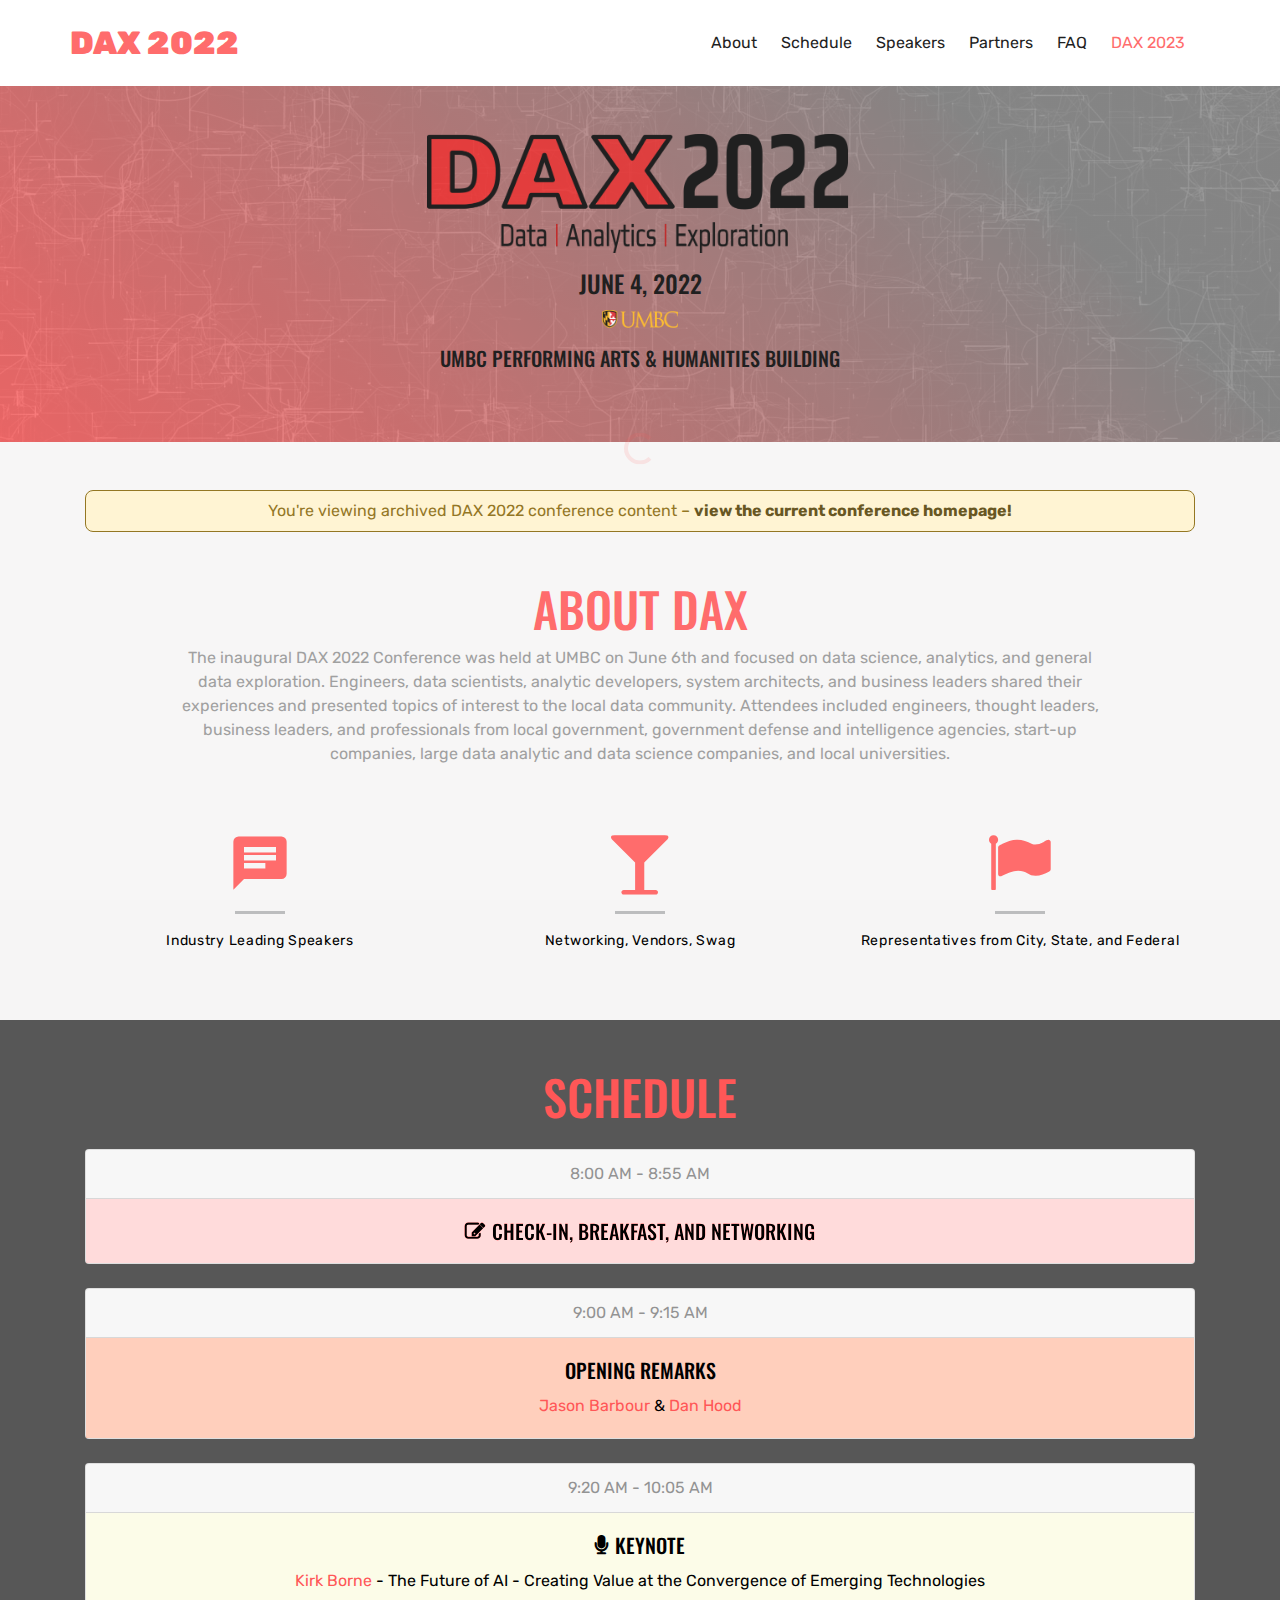
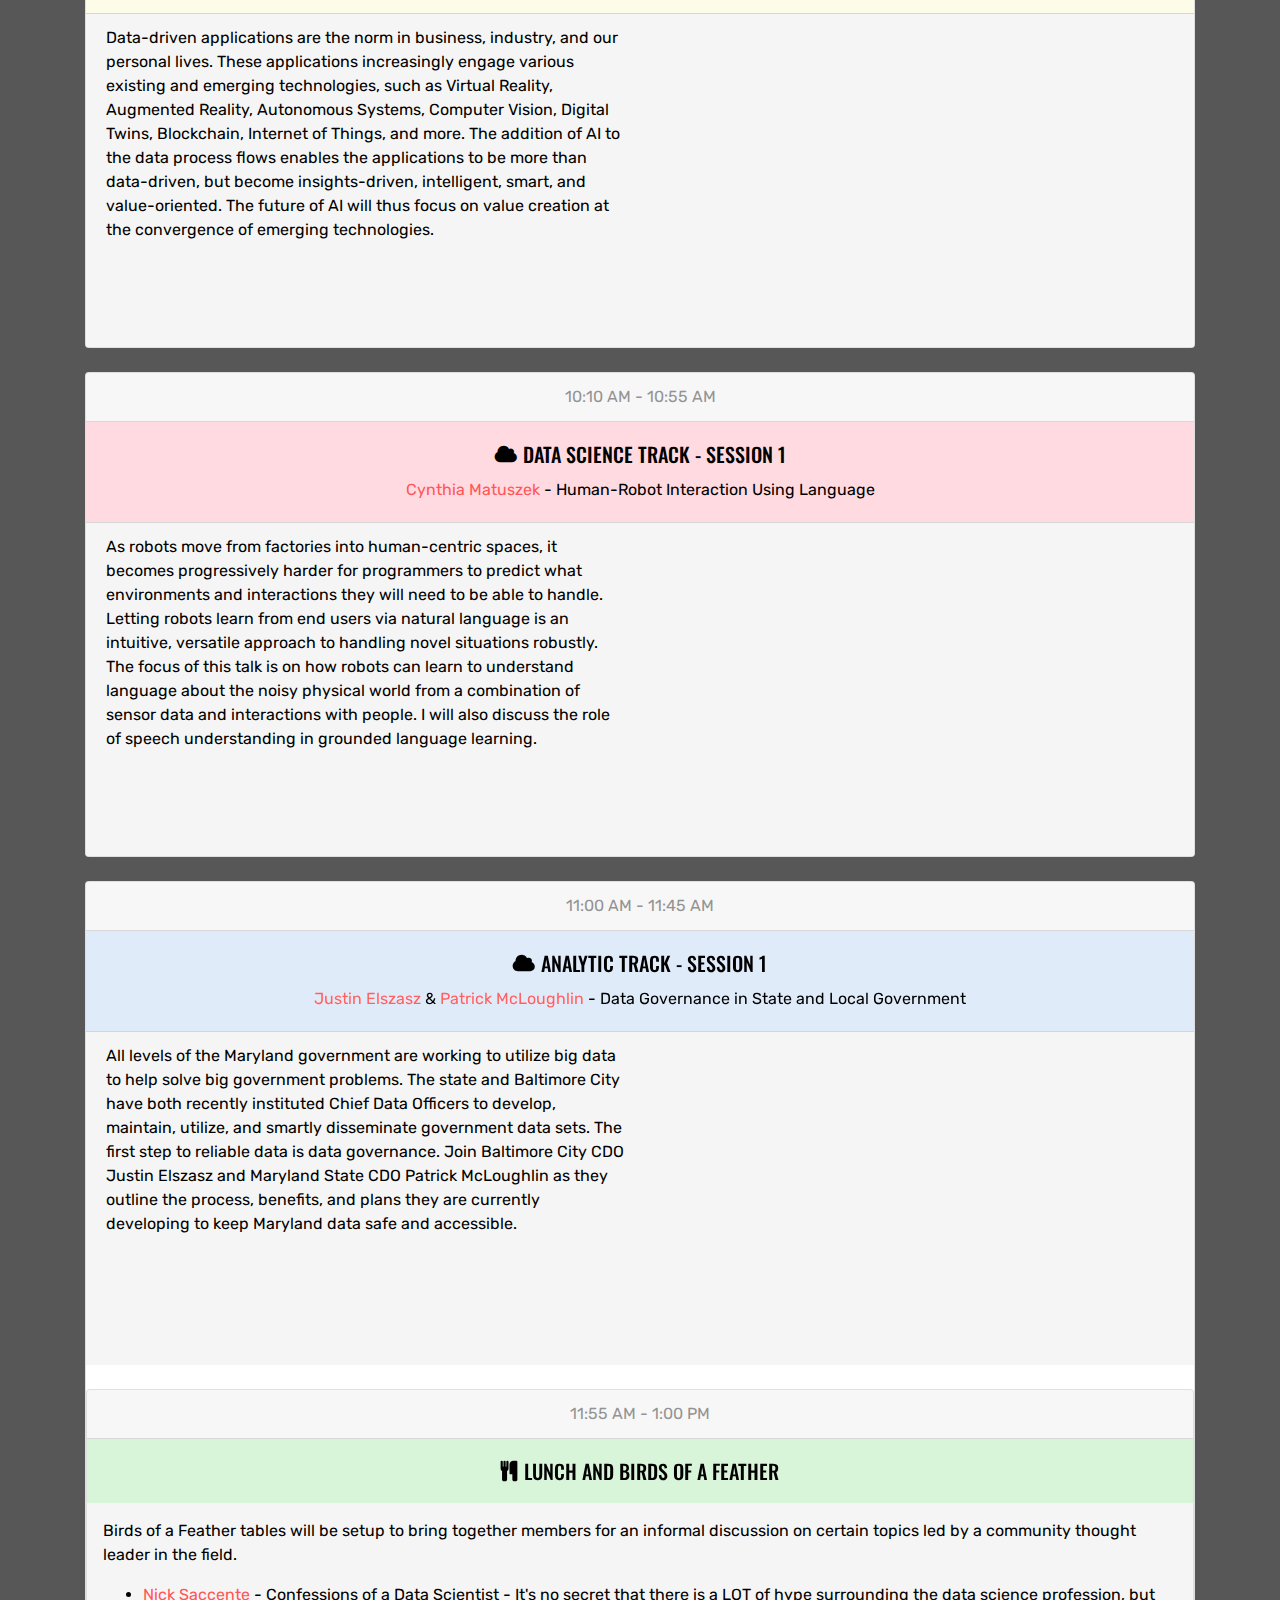
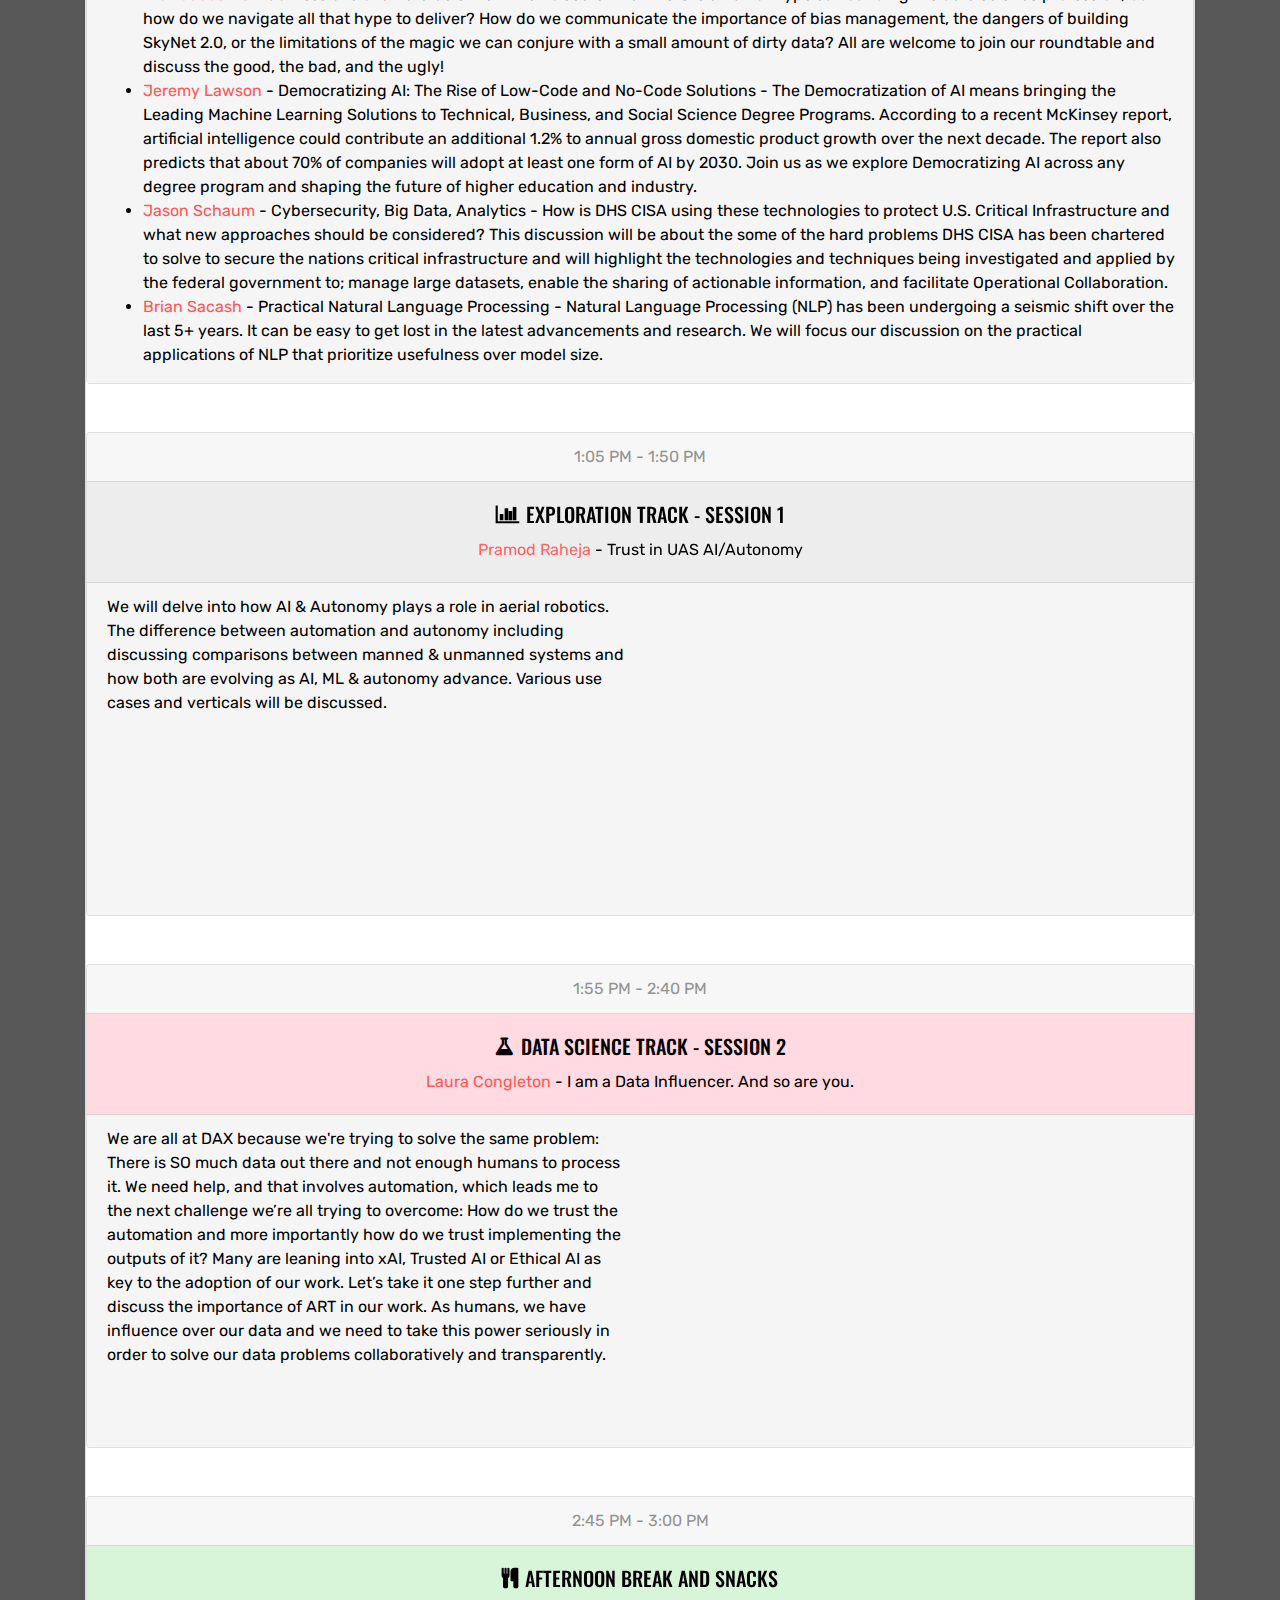
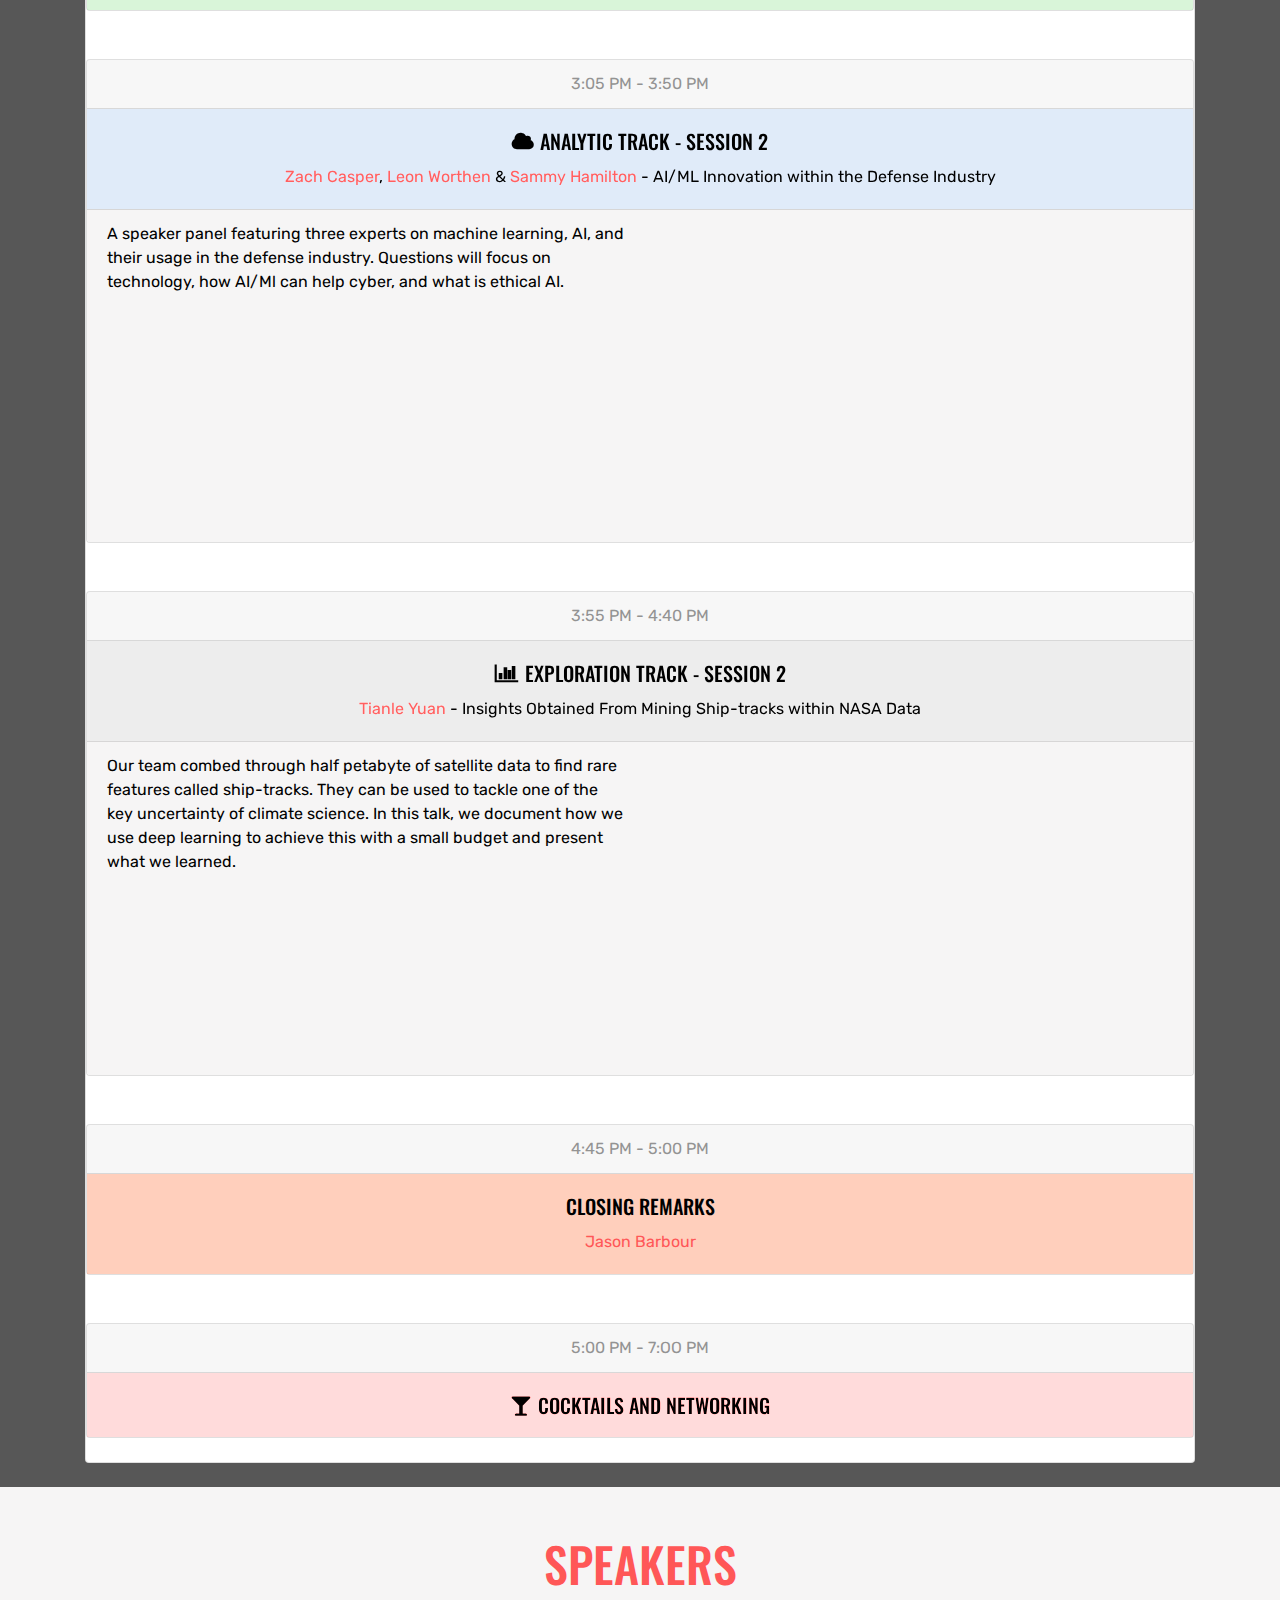
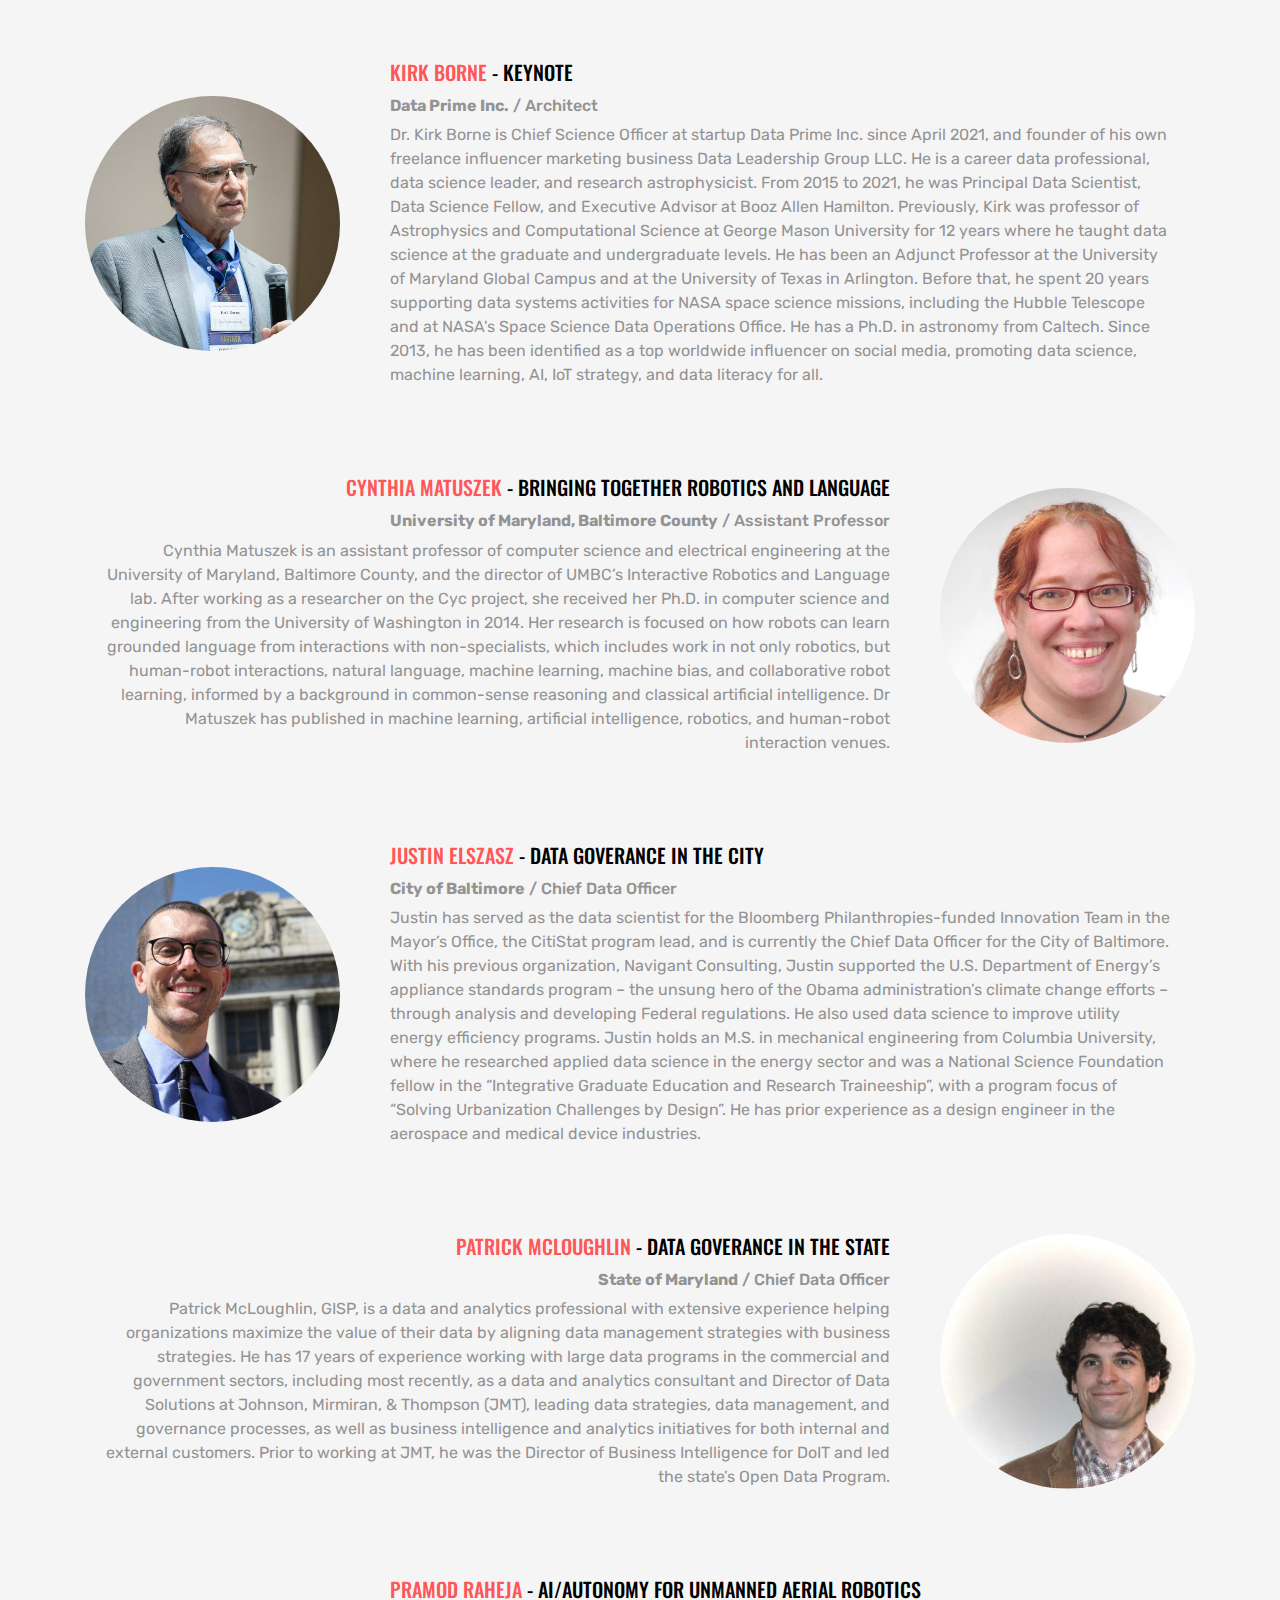
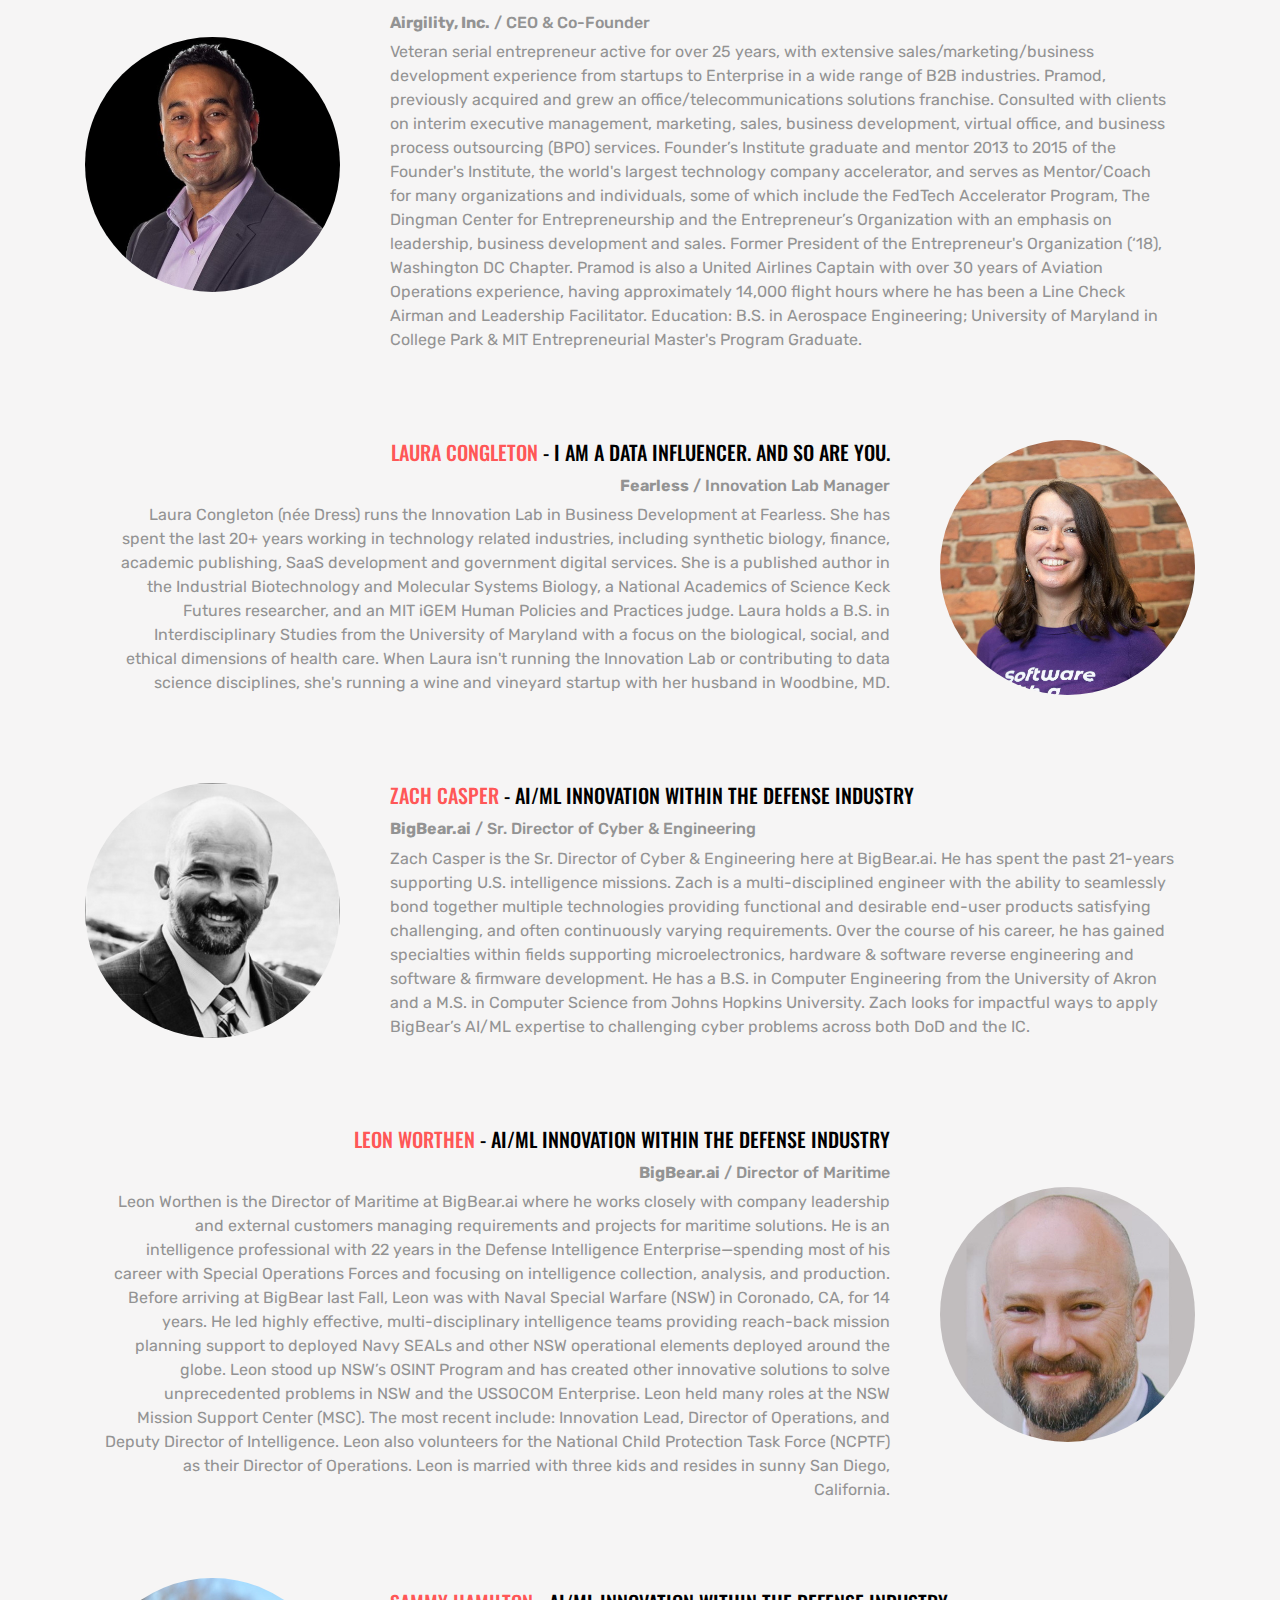
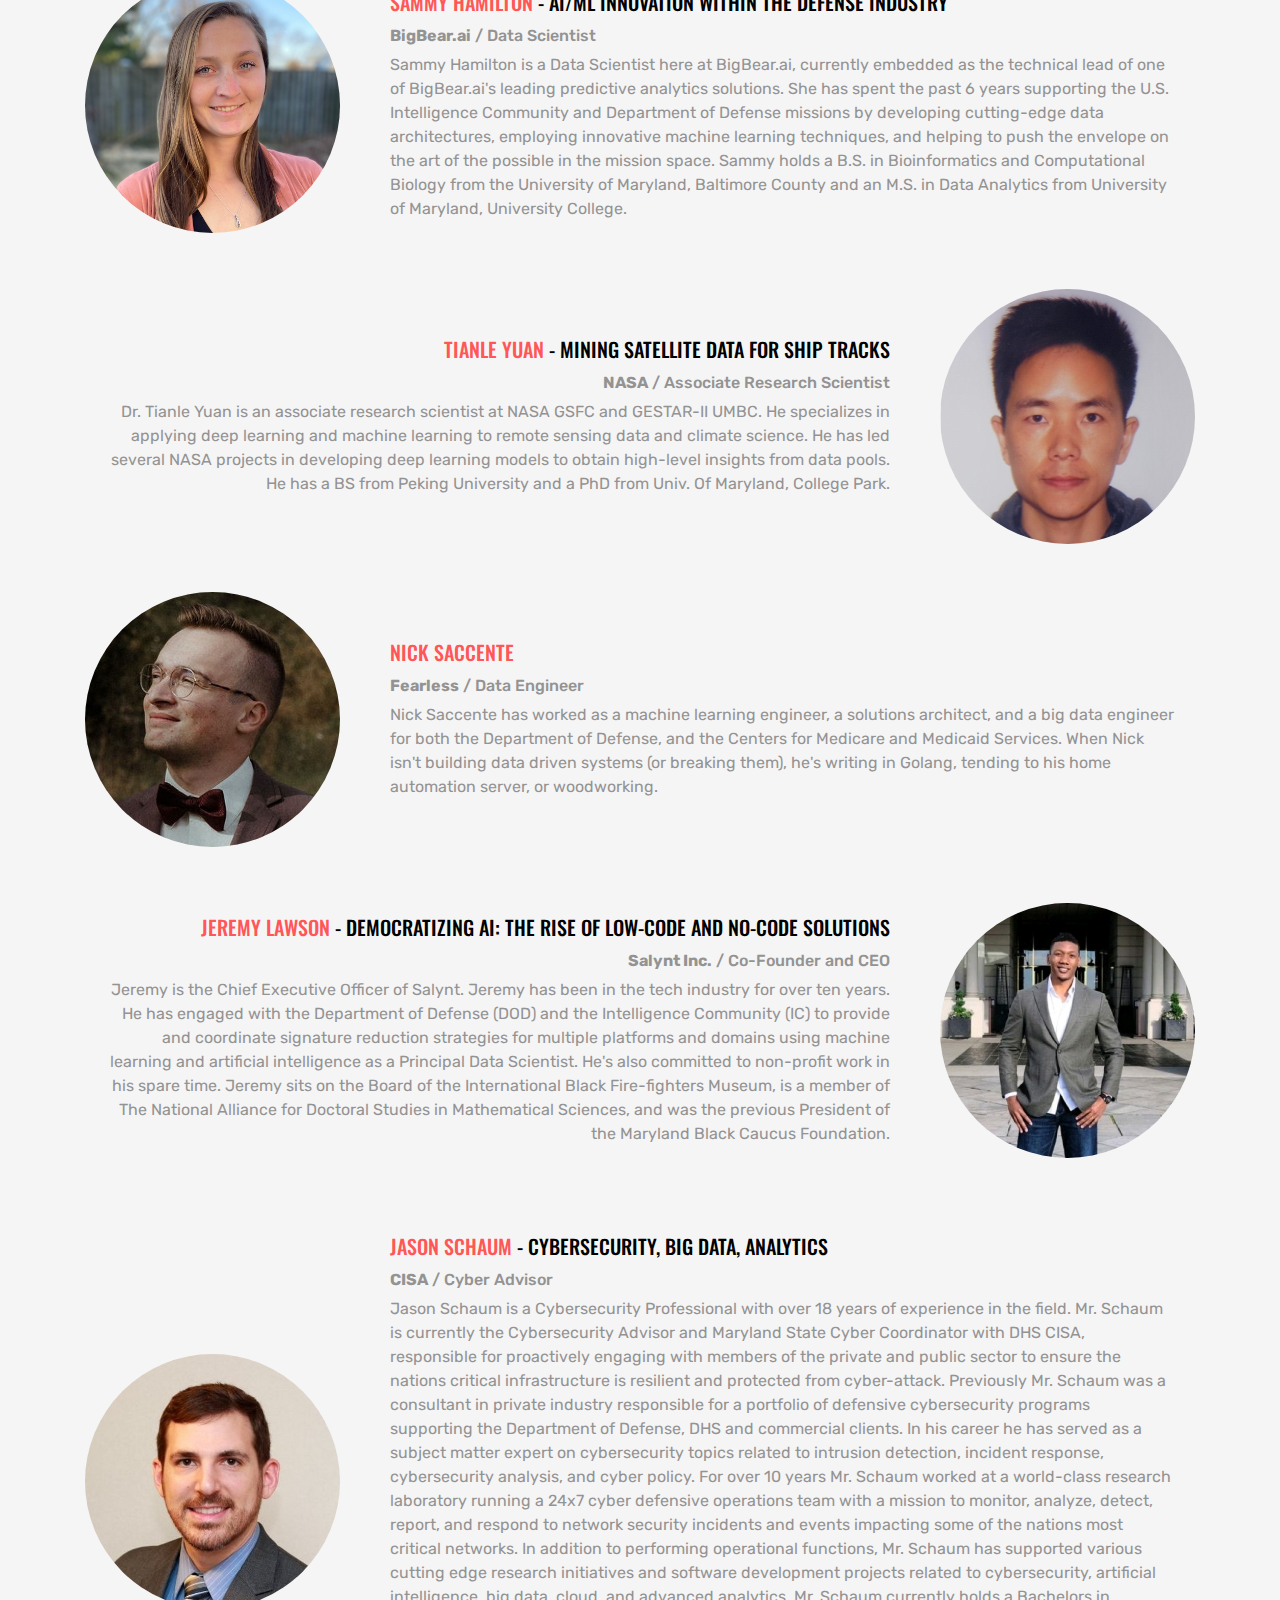
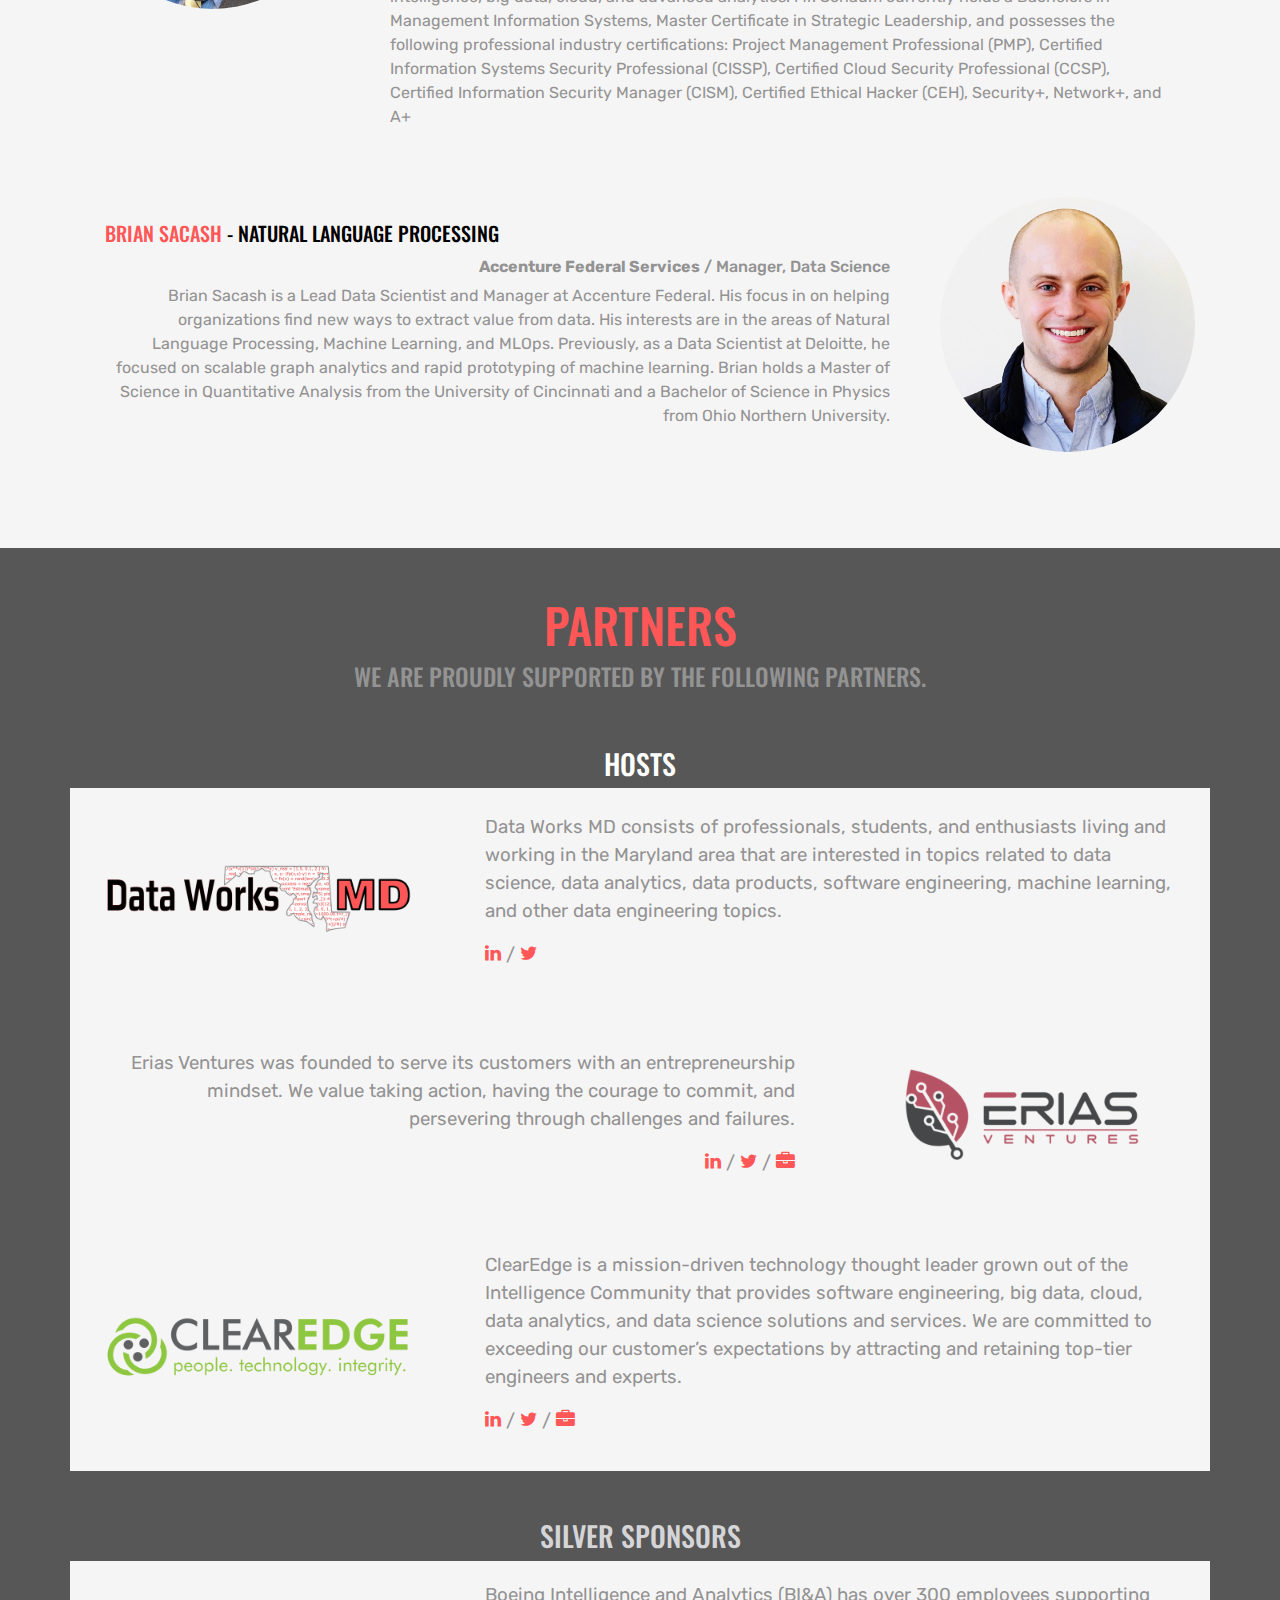
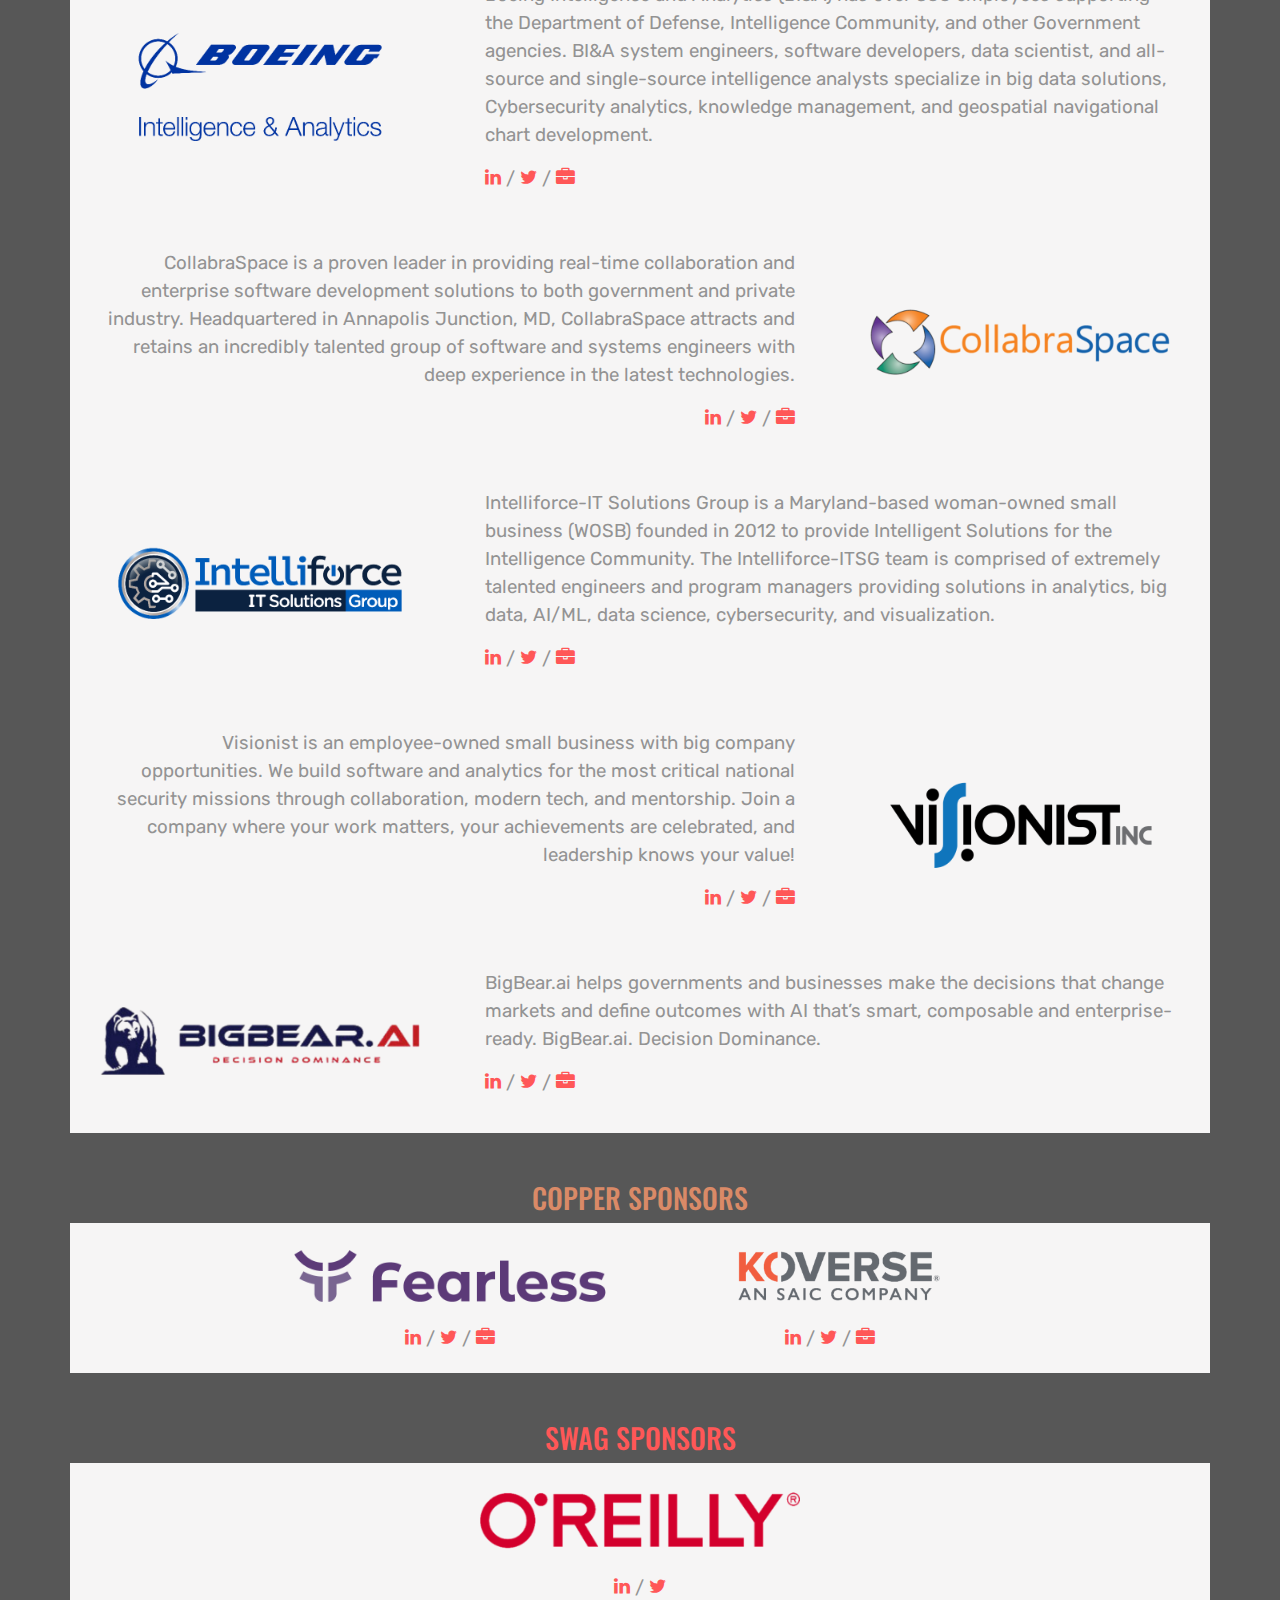
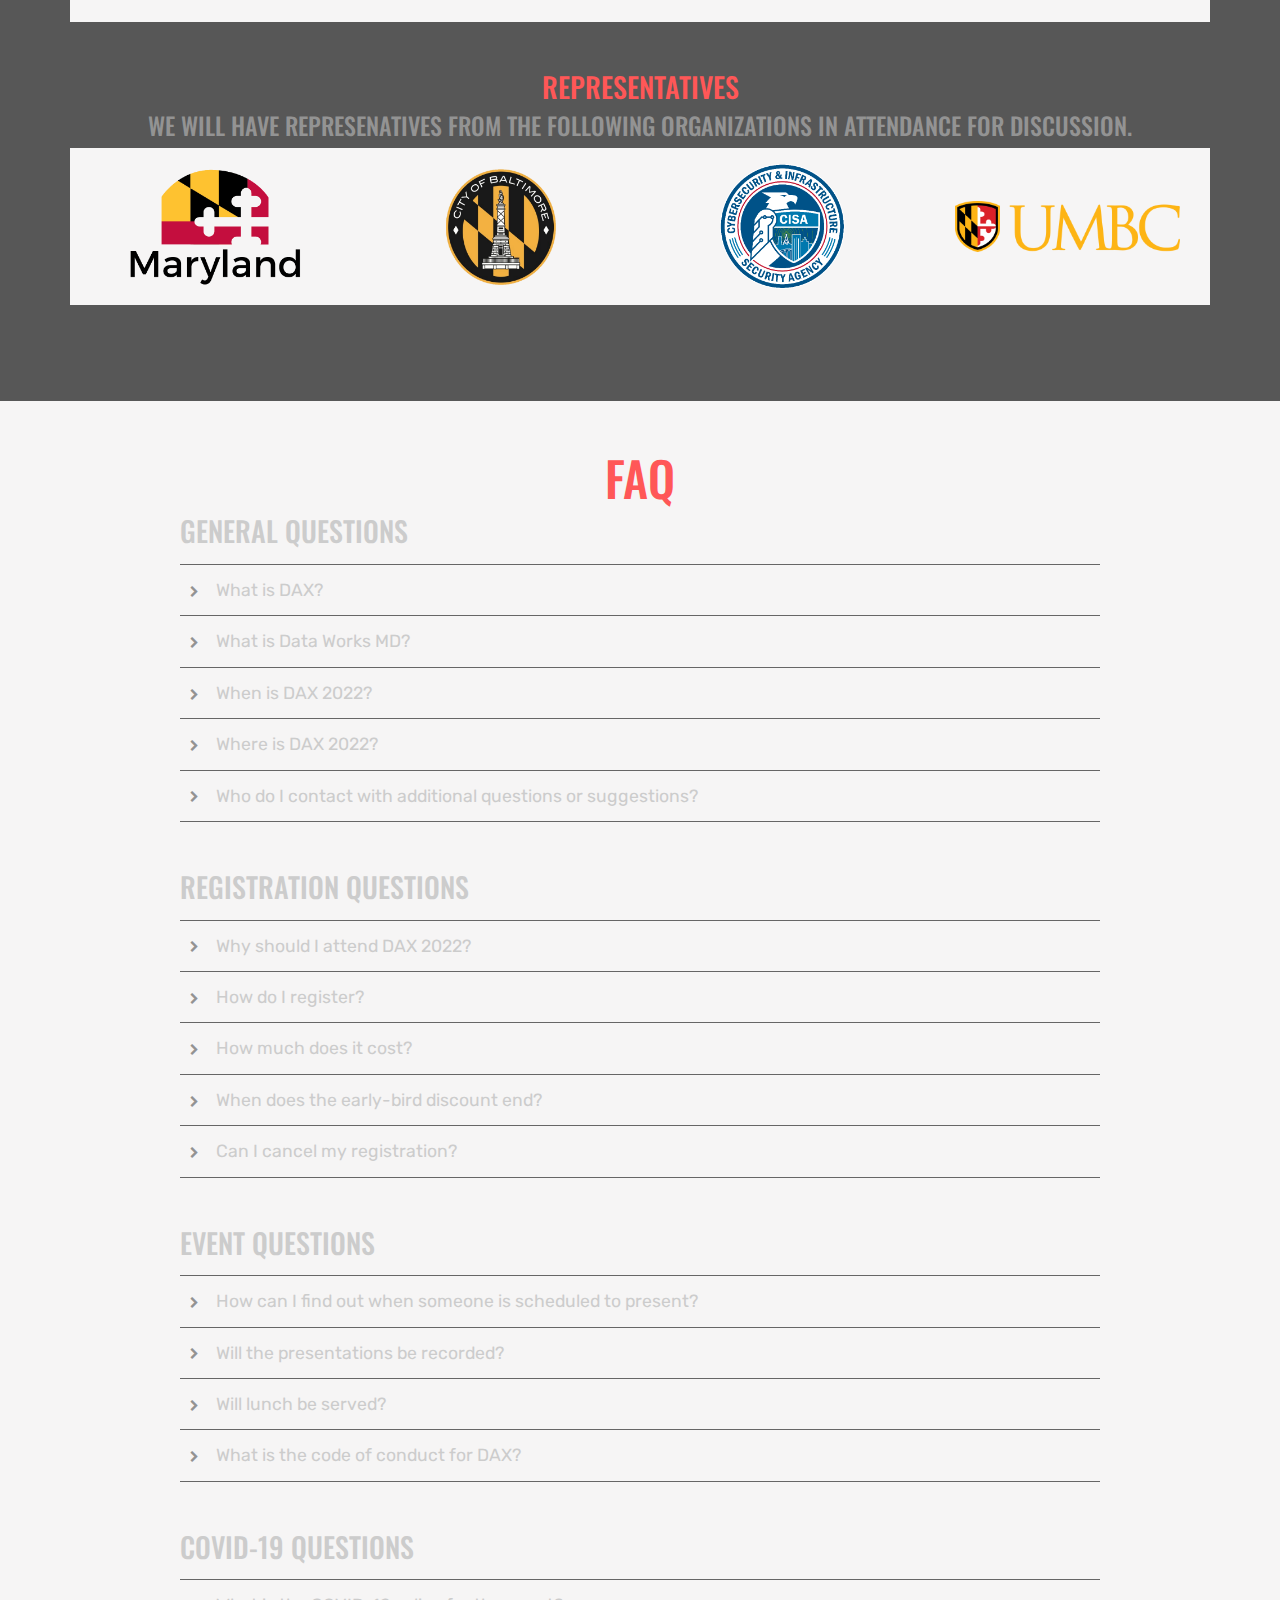
<file: 2022/index.html>
<!DOCTYPE html>
<html lang="en">
  <head>
    <title>DAX 2022: Data | Analytics | Exploration</title>
    <meta charset="utf-8" />
    <meta content="width=device-width, initial-scale=1" name="viewport" />
    <meta
      property="og:title"
      content="DAX 2022: Data | Analytics | Exploration"
    />
    <meta property="og:image" content="../images/dax2022-linkedin.png" />
    <meta
      property="og:description"
      content="The DAX Conference will focus on data science, analytics,
      and general data exploration. Engineers, data scientists,
      analytic developers, system architects, and business leaders
      are encouraged to share their experiences and present a topic
      that would be of interest to the local data community.
      Expected attendees include engineers, thought leaders,
      business leaders, and professionals from local government,
      government defense and intelligence agencies, start-up
      companies, large data analytic and data science companies, and
      local universities."
    />
    <meta property="og:url" content="https://daxconf.org/" />
    <meta
      name="description"
      content="The DAX Conference will focus on data science, analytics,
      and general data exploration. Engineers, data scientists,
      analytic developers, system architects, and business leaders
      are encouraged to share their experiences and present a topic
      that would be of interest to the local data community.
      Expected attendees include engineers, thought leaders,
      business leaders, and professionals from local government,
      government defense and intelligence agencies, start-up
      companies, large data analytic and data science companies, and
      local universities."
    />
    <link
      href="https://fonts.googleapis.com/css?family=Rubik:300,400,700|Oswald:400,700"
      rel="stylesheet"
    />
    <link rel="stylesheet" href="../fonts/icomoon/style.css" />
    <link rel="stylesheet" href="../fonts/flaticon/font/flaticon.css" />
    <link rel="stylesheet" href="../css/bootstrap.min.css" />
    <link rel="stylesheet" href="../css/jquery.fancybox.min.css" />
    <link rel="stylesheet" href="../css/owl.carousel.min.css" />
    <link rel="stylesheet" href="../css/owl.theme.default.min.css" />
    <link rel="stylesheet" href="../css/aos.css" />
    <link href="../images/favicon.ico" rel="icon" type="image/png" />
    <!-- MAIN CSS -->
    <link rel="stylesheet" href="../css/style.css" />

    <!-- Global site tag (gtag.js) - Google Analytics -->
    <script
      async
      src="https://www.googletagmanager.com/gtag/js?id=G-YDF4DJSNBQ"
    ></script>
    <script>
      window.dataLayer = window.dataLayer || [];
      function gtag() {
        dataLayer.push(arguments);
      }
      gtag("js", new Date());

      gtag("config", "G-YDF4DJSNBQ");
    </script>
  </head>

  <body data-spy="scroll" data-target=".site-navbar-target" data-offset="300">
    <div id="overlayer"></div>
    <div class="loader">
      <div class="spinner-border text-primary" role="status">
        <span class="sr-only">Loading...</span>
      </div>
    </div>

    <div class="site-wrap" id="home-section">
      <div class="site-mobile-menu site-navbar-target">
        <div class="site-mobile-menu-header">
          <div class="site-mobile-menu-close mt-3">
            <span class="icon-close2 js-menu-toggle"></span>
          </div>
        </div>
        <div class="site-mobile-menu-body"></div>
      </div>

      <header
        class="site-navbar js-sticky-header site-navbar-target"
        role="banner"
      >
        <div class="container">
          <div class="row align-items-center position-relative">
            <div class="site-logo">
              <a href="/2022/" class="text-black">
                <span class="text-primary">DAX 2022</span>
              </a>
            </div>
            <div class="col-12">
              <nav class="site-navigation text-right ml-auto" role="navigation">
                <ul
                  class="site-menu main-menu js-clone-nav ml-auto d-none d-lg-block"
                >
                  <li><a href="#about" class="nav-link">About</a></li>
                  <li><a href="#schedule" class="nav-link">Schedule</a></li>
                  <li><a href="#speakers" class="nav-link">Speakers</a></li>
                  <li><a href="#partners" class="nav-link">Partners</a></li>
                  <li><a href="#faq" class="nav-link">FAQ</a></li>
                  <li>
                    <a href="/" class="nav-link nav-link-highlight">DAX 2023</a>
                  </li>
                  <!--
                  <li>
                    <a
                      class="btn btn-primary btn-disabledtext-white shadow-none rounded p-1"
                      href="http://dax2022.eventbrite.com/"
                      id="navRegisterButton"
                      >Register Now</a
                    >
                  </li>
                  -->
                </ul>
              </nav>
            </div>
            <div class="toggle-button d-inline-block d-lg-none">
              <a
                href="#"
                class="site-menu-toggle py-5 js-menu-toggle text-black"
                ><span class="icon-menu h3"></span
              ></a>
            </div>
          </div>
        </div>
      </header>

      <!-- main hero block -->
      <div class="ftco-blocks-cover-1">
        <div
          class="ftco-cover-1 overlay"
          style="background-image: url('../images/bg-masthead.jpg')"
        >
          <div class="container col-md-4 col-sm-6 col-10 pb-2">
            <div class="row align-items-center justify-content-center">
              <div class="text-center">
                <img
                  src="../images/dax2022.png"
                  class="img-fluid"
                  alt="DAX Logo"
                />
                <h4 class="text-black mt-3">June 4, 2022</h4>
                <img
                  src="../images/sponsors/umbc-sq.png"
                  class="img-fluid col-md-3 col-sm-5 col-7"
                  alt="UMBC"
                />
                <h5 class="text-black mt-3">
                  UMBC Performing Arts & Humanities Building
                </h5>
                <br />
                <!-- 
                <a
                  class="btn btn-lg btn-primary text-white shadow-none rounded mt-3"
                  href="http://dax2022.eventbrite.com/
                  "
                  >Register Now</a
                >
                -->
              </div>
            </div>
          </div>
        </div>
      </div>

      <!-- about blurb and icons -->
      <div class="site-section py-5 bg-light" id="about">
        <div class="container">
          <!-- archive alert -->
          <div
            class="site-section alert-warning py-2 mb-5 text-center"
            id="about"
          >
            You're viewing archived DAX 2022 conference content –
            <a href="/" class="alert-link"
              >view the current conference homepage!</a
            >
          </div>

          <div class="row mb-5 justify-content-center">
            <div class="col-md-10 text-center">
              <div class="block-heading-1">
                <h2>About DAX</h2>
                <p>
                  The inaugural DAX 2022 Conference was held at UMBC on June 6th
                  and focused on data science, analytics, and general data
                  exploration. Engineers, data scientists, analytic developers,
                  system architects, and business leaders shared their
                  experiences and presented topics of interest to the local data
                  community. Attendees included engineers, thought leaders,
                  business leaders, and professionals from local government,
                  government defense and intelligence agencies, start-up
                  companies, large data analytic and data science companies, and
                  local universities.
                </p>
              </div>
            </div>
          </div>
          <div class="row">
            <div class="col-12">
              <div class="row">
                <div class="col-4 col-md-4 mb-4 col-lg-0 col-lg-4">
                  <div class="block-counter-1">
                    <h2 class="icon-chat number"></h2>
                    <span class="caption">Industry Leading Speakers</span>
                  </div>
                </div>
                <div class="col-4 col-md-4 mb-4 col-lg-0 col-lg-4">
                  <div class="block-counter-1">
                    <h2 class="icon-glass number"></h2>
                    <span class="caption">Networking, Vendors, Swag</span>
                  </div>
                </div>
                <div class="col-4 col-md-4 mb-4 col-lg-0 col-lg-4">
                  <div class="block-counter-1">
                    <h2 class="icon-flag number"></h2>
                    <span class="caption"
                      >Representatives from City, State, and Federal</span
                    >
                  </div>
                </div>
              </div>
            </div>
          </div>
        </div>
      </div>

      <div class="site-section py-5 bg-dark" id="schedule">
        <div class="container">
          <div class="row mb-10 justify-content-center">
            <div class="col-md-12 text-center">
              <div class="block-heading-1 schedule">
                <h2>Schedule</h2>

                <div class="card my-4">
                  <div class="card-header">8:00 AM - 8:55 AM</div>
                  <div class="card-body topic-check text-black">
                    <h5 class="card-title mb-0">
                      <span class="icon-pencil-square-o"></span> Check-in,
                      Breakfast, and Networking
                    </h5>
                    <i class="fas fa-user"></i>
                  </div>
                </div>

                <div class="card my-4">
                  <div class="card-header">9:00 AM - 9:15 AM</div>
                  <div class="card-body topic-info text-black">
                    <h5 class="card-title">Opening Remarks</h5>
                    <i class="fas fa-user"></i>
                    <a href="https://www.linkedin.com/in/jasonbarbour/">
                      Jason Barbour</a
                    >
                    &
                    <a href="https://www.linkedin.com/in/dan-hood/">Dan Hood</a>
                  </div>
                </div>

                <div class="card mt-4">
                  <div class="card-header">9:20 AM - 10:05 AM</div>
                  <div class="card-body topic-keynote text-black">
                    <h5 class="card-title">
                      <span class="icon-microphone"></span> Keynote
                    </h5>
                    <i class="fas fa-user"></i>
                    <a href="#speakers">Kirk Borne</a>
                    - The Future of AI - Creating Value at the Convergence of
                    Emerging Technologies
                    <!-- <i class="fas fa-user"></i> <strong>Speaker</strong>, Company -->
                  </div>
                <div class="card-footer bg-light text-black">
                  <div class="row">
                    <div class="col-lg-6 text-left">
                      <p>
                        <!-- Talk Description -->
                        Data-driven applications are the norm in business,
                        industry, and our personal lives. These applications
                        increasingly engage various existing and emerging
                        technologies, such as Virtual Reality, Augmented
                        Reality, Autonomous Systems, Computer Vision, Digital
                        Twins, Blockchain, Internet of Things, and more. The
                        addition of AI to the data process flows enables the
                        applications to be more than data-driven, but become
                        insights-driven, intelligent, smart, and value-oriented.
                        The future of AI will thus focus on value creation at
                        the convergence of emerging technologies.
                      </p>
                    </div>
                    <div class="embed-responsive embed-responsive-16by9 col-lg-6">
                      <iframe
                        width="560"
                        height="315"
                        src="https://www.youtube.com/embed/dwx8x7o9V3A"
                        title="YouTube video player"
                        frameborder="0"
                        allow="accelerometer; autoplay; clipboard-write; encrypted-media; gyroscope; picture-in-picture"
                        allowfullscreen
                      ></iframe>
                    </div>
                  </div>
                </div>
              </div>

                <div class="card mt-4">
                  <div class="card-header">10:10 AM - 10:55 AM</div>
                  <div class="card-body topic-datascience text-black">
                    <h5 class="card-title">
                      <span class="icon-cloud"></span> Data Science Track -
                      Session 1
                    </h5>
                    <a href="#speakers">Cynthia Matuszek</a> - Human-Robot
                    Interaction Using Language
                  </div>
                <div class="card-footer bg-light text-black">
                  <div class="row">
                    <div class="col-lg-6 text-left">
                      <p>
                        As robots move from factories into human-centric spaces,
                        it becomes progressively harder for programmers to
                        predict what environments and interactions they will
                        need to be able to handle. Letting robots learn from end
                        users via natural language is an intuitive, versatile
                        approach to handling novel situations robustly. The
                        focus of this talk is on how robots can learn to
                        understand language about the noisy physical world from
                        a combination of sensor data and interactions with
                        people. I will also discuss the role of speech
                        understanding in grounded language learning.
                      </p>
                    </div>
                    <div class="embed-responsive embed-responsive-16by9 col-lg-6">
                      <iframe
                        width="560"
                        height="315"
                        src="https://www.youtube.com/embed/liAS2OsmKAo"
                        title="YouTube video player"
                        frameborder="0"
                        allow="accelerometer; autoplay; clipboard-write; encrypted-media; gyroscope; picture-in-picture"
                        allowfullscreen
                      ></iframe>
                    </div>
                  </div>
                </div>
              </div>

                <div class="card my-4">
                  <div class="card-header">11:00 AM - 11:45 AM</div>
                  <div class="card-body topic-analytic text-black">
                    <h5 class="card-title">
                      <span class="icon-cloud"></span> Analytic Track - Session
                      1
                    </h5>
                    <a href="#speakers">Justin Elszasz</a> &
                    <a href="#mid-speakers">Patrick McLoughlin</a> - Data
                    Governance in State and Local Government
                  </div>
                <div class="card-footer bg-light text-black">
                  <div class="row">
                    <div class="col-lg-6 text-left">
                      <p>
                        All levels of the Maryland government are working to
                        utilize big data to help solve big government problems.
                        The state and Baltimore City have both recently
                        instituted Chief Data Officers to develop, maintain,
                        utilize, and smartly disseminate government data sets.
                        The first step to reliable data is data governance. Join
                        Baltimore City CDO Justin Elszasz and Maryland State CDO
                        Patrick McLoughlin as they outline the process,
                        benefits, and plans they are currently developing to
                        keep Maryland data safe and accessible.
                      </p>
                    </div>
                    <div class="embed-responsive embed-responsive-16by9 col-lg-6">
                      <iframe
                        width="560"
                        height="315"
                        src="https://www.youtube.com/embed/gmPIivC5keI"
                        title="YouTube video player"
                        frameborder="0"
                        allow="accelerometer; autoplay; clipboard-write; encrypted-media; gyroscope; picture-in-picture"
                        allowfullscreen
                      ></iframe>
                    </div>
                  </div>
                </div>

                <div class="card my-4">
                  <div class="card-header">11:55 AM - 1:00 PM</div>
                  <div class="card-body topic-break text-black">
                    <h5 class="card-title mb-0">
                      <span class="icon-cutlery"></span> Lunch and Birds of a
                      Feather
                    </h5>
                  </div>
                  <div class="bg-light text-black">
                    <div class="pt-3">
                      <div class="mx-3 text-left">
                        <p>
                          Birds of a Feather tables will be setup to bring
                          together members for an informal discussion on certain
                          topics led by a community thought leader in the field.
                        </p>
                        <ul>
                          <li>
                            <a href="#bof-speakers">Nick Saccente</a>
                            - Confessions of a Data Scientist - It's no secret
                            that there is a LOT of hype surrounding the data
                            science profession, but how do we navigate all that
                            hype to deliver? How do we communicate the
                            importance of bias management, the dangers of
                            building SkyNet 2.0, or the limitations of the magic
                            we can conjure with a small amount of dirty data?
                            All are welcome to join our roundtable and discuss
                            the good, the bad, and the ugly!
                          </li>
                          <li>
                            <a href="#bof-speakers">Jeremy Lawson</a> -
                            Democratizing AI: The Rise of Low-Code and No-Code
                            Solutions - The Democratization of AI means bringing
                            the Leading Machine Learning Solutions to Technical,
                            Business, and Social Science Degree Programs.
                            According to a recent McKinsey report, artificial
                            intelligence could contribute an additional 1.2% to
                            annual gross domestic product growth over the next
                            decade. The report also predicts that about 70% of
                            companies will adopt at least one form of AI by
                            2030. Join us as we explore Democratizing AI across
                            any degree program and shaping the future of higher
                            education and industry.
                          </li>
                          <li>
                            <a href="#bof-bottom-speakers">Jason Schaum</a> -
                            Cybersecurity, Big Data, Analytics - How is DHS CISA
                            using these technologies to protect U.S. Critical
                            Infrastructure and what new approaches should be
                            considered? This discussion will be about the some
                            of the hard problems DHS CISA has been chartered to
                            solve to secure the nations critical infrastructure
                            and will highlight the technologies and techniques
                            being investigated and applied by the federal
                            government to; manage large datasets, enable the
                            sharing of actionable information, and facilitate
                            Operational Collaboration.
                          </li>
                          <li>
                            <a href="#bof-bottom-speakers">Brian Sacash</a> -
                            Practical Natural Language Processing - Natural
                            Language Processing (NLP) has been undergoing a
                            seismic shift over the last 5+ years. It can be easy
                            to get lost in the latest advancements and research.
                            We will focus our discussion on the practical
                            applications of NLP that prioritize usefulness over
                            model size.
                          </li>
                        </ul>
                      </div>
                    </div>
                  </div>
                </div>

                <div class="card my-4">
                  <div class="card-header">1:05 PM - 1:50 PM</div>
                  <div class="card-body topic-exploration text-black">
                    <h5 class="card-title">
                      <span class="icon-bar-chart"></span> Exploration Track -
                      Session 1
                    </h5>
                    <a href="#mid-speakers">Pramod Raheja</a>
                    - Trust in UAS AI/Autonomy
                  </div>
                  <div class="card-footer bg-light text-black">
                    <div class="row">
                      <div class="col-lg-6 text-left">
                        <p>
                          We will delve into how AI & Autonomy plays a role in
                          aerial robotics. The difference between automation and
                          autonomy including discussing comparisons between manned
                          & unmanned systems and how both are evolving as AI, ML &
                          autonomy advance. Various use cases and verticals will
                          be discussed.
                        </p>
                      </div>
                      <div class="embed-responsive embed-responsive-16by9 col-lg-6">
                        <iframe
                          width="560"
                          height="315"
                          src="https://www.youtube.com/embed/eqaSa8QJACY"
                          title="YouTube video player"
                          frameborder="0"
                          allow="accelerometer; autoplay; clipboard-write; encrypted-media; gyroscope; picture-in-picture"
                          allowfullscreen
                        ></iframe>
                      </div>
                    </div>
                  </div>
                </div>

                <div class="card my-4">
                  <div class="card-header">1:55 PM - 2:40 PM</div>
                  <div class="card-body topic-datascience text-black">
                    <h5 class="card-title">
                      <span class="icon-flask"></span> Data Science Track -
                      Session 2
                    </h5>

                    <a href="#mid-speakers">Laura Congleton</a>
                    - I am a Data Influencer. And so are you.
                  </div>
                  <div class="card-footer bg-light text-black">
                    <div class="row">
                      <div class="col-lg-6 text-left">
                        <p>
                          We are all at DAX because we're trying to solve the same
                          problem: There is SO much data out there and not enough
                          humans to process it. We need help, and that involves
                          automation, which leads me to the next challenge we’re
                          all trying to overcome: How do we trust the automation
                          and more importantly how do we trust implementing the
                          outputs of it? Many are leaning into xAI, Trusted AI or
                          Ethical AI as key to the adoption of our work. Let’s
                          take it one step further and discuss the importance of
                          ART in our work. As humans, we have influence over our
                          data and we need to take this power seriously in order
                          to solve our data problems collaboratively and
                          transparently.
                        </p>
                      </div>
                      <div class="embed-responsive embed-responsive-16by9 col-lg-6">
                        <iframe
                          width="560"
                          height="315"
                          src="https://www.youtube.com/embed/DK_zxR3TMdc"
                          title="YouTube video player"
                          frameborder="0"
                          allow="accelerometer; autoplay; clipboard-write; encrypted-media; gyroscope; picture-in-picture"
                          allowfullscreen
                        ></iframe>
                      </div>
                    </div>
                  </div>
                </div>

                <div class="card my-4">
                  <div class="card-header">2:45 PM - 3:00 PM</div>
                  <div class="card-body topic-break text-black">
                    <h5 class="card-title mb-0">
                      <span class="icon-cutlery"></span> Afternoon Break and
                      Snacks
                    </h5>
                  </div>
                </div>

                <div class="card my-4">
                  <div class="card-header">3:05 PM - 3:50 PM</div>
                  <div class="card-body topic-analytic text-black">
                    <h5 class="card-title">
                      <span class="icon-cloud"></span> Analytic Track - Session
                      2
                    </h5>
                    <a href="#speaker-panel">Zach Casper</a>,
                    <a href="#speaker-panel">Leon Worthen</a>
                    &
                    <a href="#speaker-panel">Sammy Hamilton</a> - AI/ML
                    Innovation within the Defense Industry
                    <!-- <i class="fas fa-user"></i> <strong>Speaker</strong>, Company -->
                  </div>
                  <div class="card-footer bg-light text-black">
                    <div class="row">
                      <div class="col-lg-6 text-left">
                        <p>
                          A speaker panel featuring three experts on machine
                          learning, AI, and their usage in the defense industry.
                          Questions will focus on technology, how AI/Ml can help
                          cyber, and what is ethical AI.
                        </p>
                      </div>
                      <div class="embed-responsive embed-responsive-16by9 col-lg-6">
                        <iframe
                          width="560"
                          height="315"
                          src="https://www.youtube.com/embed/iU7304wIbx4"
                          title="YouTube video player"
                          frameborder="0"
                          allow="accelerometer; autoplay; clipboard-write; encrypted-media; gyroscope; picture-in-picture"
                          allowfullscreen
                        ></iframe>
                      </div>
                    </div>
                  </div>
                </div>

                <div class="card my-4">
                  <div class="card-header">3:55 PM - 4:40 PM</div>
                  <div class="card-body topic-exploration text-black">
                    <h5 class="card-title">
                      <span class="icon-bar-chart"></span>
                      Exploration Track - Session 2
                    </h5>
                    <a href="#bottom-speakers">Tianle Yuan</a>
                    - Insights Obtained From Mining Ship-tracks within NASA Data
                    <!-- <i class="fas fa-user"></i> <strong>Speaker</strong>, Company -->
                  </div>
                  <div class="card-footer bg-light text-black">
                    <div class="row">
                      <div class="col-lg-6 text-left">
                        <p>
                          <!-- Talk Description -->
                          Our team combed through half petabyte of satellite data
                          to find rare features called ship-tracks. They can be
                          used to tackle one of the key uncertainty of climate
                          science. In this talk, we document how we use deep
                          learning to achieve this with a small budget and present
                          what we learned.
                        </p>
                      </div>
                      <div class="embed-responsive embed-responsive-16by9 col-lg-6">
                        <iframe
                          width="560"
                          height="315"
                          src="https://www.youtube.com/embed/gp9Sujl67X0"
                          title="YouTube video player"
                          frameborder="0"
                          allow="accelerometer; autoplay; clipboard-write; encrypted-media; gyroscope; picture-in-picture"
                          allowfullscreen
                        ></iframe>
                      </div>
                    </div>
                  </div>
                </div>

                <div class="card my-4">
                  <div class="card-header">4:45 PM - 5:00 PM</div>
                  <div class="card-body topic-info text-black">
                    <h5 class="card-title"><span></span> Closing Remarks</h5>
                    <a href="https://www.linkedin.com/in/jasonbarbour/">
                      Jason Barbour</a
                    >
                  </div>
                </div>

                <div class="card my-4">
                  <div class="card-header">5:00 PM - 7:OO PM</div>
                  <div class="card-body topic-check text-black">
                    <h5 class="card-title mb-0">
                      <span class="icon-glass"></span> Cocktails and Networking
                    </h5>
                    <i class="fas fa-user"></i>
                  </div>
                </div>
              </div>
            </div>
          </div>
        </div>
      </div>

      <div class="site-section py-5 bg-light" id="speakers">
        <div class="container">
          <div class="row mb-10 justify-content-center">
            <div class="col-md-12 text-center">
              <div class="block-heading-1">
                <h2>Speakers</h2>

                <div class="row my-5 align-items-center">
                  <img
                    src="../images/speakers/kirk-borne.jpeg"
                    alt="Kirk Borne"
                    class="rounded-circle speaker-image col-md-3 order-md-1"
                  />
                  <div
                    class="card col-md-9 order-md-12"
                    style="border: 0; background: #f6f5f5"
                  >
                    <div class="card-body">
                      <h5 align="left" class="card-title">
                        <a href="https://www.linkedin.com/in/kirkdborne/"
                          >Kirk Borne</a
                        >
                        - Keynote
                      </h5>
                      <h6 align="left"><b>Data Prime Inc.</b> / Architect</h6>
                      <p align="left" class="card-text">
                        Dr. Kirk Borne is Chief Science Officer at startup Data
                        Prime Inc. since April 2021, and founder of his own
                        freelance influencer marketing business Data Leadership
                        Group LLC. He is a career data professional, data
                        science leader, and research astrophysicist. From 2015
                        to 2021, he was Principal Data Scientist, Data Science
                        Fellow, and Executive Advisor at Booz Allen Hamilton.
                        Previously, Kirk was professor of Astrophysics and
                        Computational Science at George Mason University for 12
                        years where he taught data science at the graduate and
                        undergraduate levels. He has been an Adjunct Professor
                        at the University of Maryland Global Campus and at the
                        University of Texas in Arlington. Before that, he spent
                        20 years supporting data systems activities for NASA
                        space science missions, including the Hubble Telescope
                        and at NASA's Space Science Data Operations Office. He
                        has a Ph.D. in astronomy from Caltech. Since 2013, he
                        has been identified as a top worldwide influencer on
                        social media, promoting data science, machine learning,
                        AI, IoT strategy, and data literacy for all.
                      </p>
                    </div>
                  </div>
                </div>

                <div class="row my-5 align-items-center">
                  <img
                    src="../images/speakers/cynthia-matuszek.jpeg"
                    alt="Cynthia Matuszek"
                    class="rounded-circle speaker-image col-md-3 order-md-12"
                  />
                  <div
                    class="card col-md-9 order-md-1"
                    style="border: 0; background: #f6f5f5"
                  >
                    <div class="card-body">
                      <h5 align="right" class="card-title">
                        <a href="https://www.linkedin.com/in/cynthiamatuszek/"
                          >Cynthia Matuszek</a
                        >
                        - Bringing Together Robotics and Language
                      </h5>
                      <h6 align="right">
                        <b>University of Maryland, Baltimore County</b> /
                        Assistant Professor
                      </h6>
                      <p align="right" class="card-text">
                        Cynthia Matuszek is an assistant professor of computer
                        science and electrical engineering at the University of
                        Maryland, Baltimore County, and the director of UMBC’s
                        Interactive Robotics and Language lab. After working as
                        a researcher on the Cyc project, she received her Ph.D.
                        in computer science and engineering from the University
                        of Washington in 2014. Her research is focused on how
                        robots can learn grounded language from interactions
                        with non-specialists, which includes work in not only
                        robotics, but human-robot interactions, natural
                        language, machine learning, machine bias, and
                        collaborative robot learning, informed by a background
                        in common-sense reasoning and classical artificial
                        intelligence. Dr Matuszek has published in machine
                        learning, artificial intelligence, robotics, and
                        human-robot interaction venues.
                      </p>
                    </div>
                  </div>
                </div>

                <div class="row my-5 align-items-center">
                  <img
                    src="../images/speakers/justin-elszasz.jpeg"
                    alt="Justin Elszasz"
                    class="rounded-circle speaker-image col-md-3 order-md-1"
                  />
                  <div
                    class="card col-md-9 order-md-12"
                    style="border: 0; background: #f6f5f5"
                  >
                    <div class="card-body">
                      <h5 align="left" class="card-title">
                        <a href="https://www.linkedin.com/in/justinelszasz/"
                          >Justin Elszasz</a
                        >
                        - Data Goverance in the City
                      </h5>
                      <h6 align="left">
                        <b>City of Baltimore</b> / Chief Data Officer
                      </h6>
                      <p align="left" class="card-text">
                        Justin has served as the data scientist for the
                        Bloomberg Philanthropies-funded Innovation Team in the
                        Mayor’s Office, the CitiStat program lead, and is
                        currently the Chief Data Officer for the City of
                        Baltimore. With his previous organization, Navigant
                        Consulting, Justin supported the U.S. Department of
                        Energy’s appliance standards program – the unsung hero
                        of the Obama administration’s climate change efforts –
                        through analysis and developing Federal regulations. He
                        also used data science to improve utility energy
                        efficiency programs. Justin holds an M.S. in mechanical
                        engineering from Columbia University, where he
                        researched applied data science in the energy sector and
                        was a National Science Foundation fellow in the
                        “Integrative Graduate Education and Research
                        Traineeship”, with a program focus of “Solving
                        Urbanization Challenges by Design”. He has prior
                        experience as a design engineer in the aerospace and
                        medical device industries.
                      </p>
                    </div>
                  </div>
                </div>

                <div class="row my-5 align-items-center" id="mid-speakers">
                  <img
                    src="../images/speakers/patrick-mcloughlin.jpeg"
                    alt="Patrick McLoughlin"
                    class="rounded-circle speaker-image col-md-3 order-md-12"
                  />
                  <div
                    class="card col-md-9 order-md-1"
                    style="border: 0; background: #f6f5f5"
                  >
                    <div class="card-body">
                      <h5 align="right" class="card-title">
                        <a
                          href="https://www.linkedin.com/in/patrick-mcloughlin-572b5140/"
                          >Patrick McLoughlin</a
                        >
                        - Data Goverance in the State
                      </h5>
                      <h6 align="right">
                        <b>State of Maryland</b> / Chief Data Officer
                      </h6>
                      <p align="right" class="card-text">
                        Patrick McLoughlin, GISP, is a data and analytics
                        professional with extensive experience helping
                        organizations maximize the value of their data by
                        aligning data management strategies with business
                        strategies. He has 17 years of experience working with
                        large data programs in the commercial and government
                        sectors, including most recently, as a data and
                        analytics consultant and Director of Data Solutions at
                        Johnson, Mirmiran, & Thompson (JMT), leading data
                        strategies, data management, and governance processes,
                        as well as business intelligence and analytics
                        initiatives for both internal and external customers.
                        Prior to working at JMT, he was the Director of Business
                        Intelligence for DoIT and led the state’s Open Data
                        Program.
                      </p>
                    </div>
                  </div>
                </div>

                <div class="row my-5 align-items-center" id="speaker-panel">
                  <img
                    src="../images/speakers/pramod-raheja.jpeg"
                    alt="Pramod Raheja"
                    class="rounded-circle speaker-image col-md-3 order-md-1"
                  />
                  <div
                    class="card col-md-9 order-md-12"
                    style="border: 0; background: #f6f5f5"
                  >
                    <div class="card-body">
                      <h5 align="left" class="card-title">
                        <a href="https://www.linkedin.com/in/pramodraheja/"
                          >Pramod Raheja</a
                        >
                        - AI/Autonomy for Unmanned Aerial Robotics
                      </h5>
                      <h6 align="left">
                        <b>Airgility, Inc.</b> / CEO & Co-Founder
                      </h6>
                      <p align="left" class="card-text">
                        Veteran serial entrepreneur active for over 25 years,
                        with extensive sales/marketing/business development
                        experience from startups to Enterprise in a wide range
                        of B2B industries. Pramod, previously acquired and grew
                        an office/telecommunications solutions franchise.
                        Consulted with clients on interim executive management,
                        marketing, sales, business development, virtual office,
                        and business process outsourcing (BPO) services.
                        Founder’s Institute graduate and mentor 2013 to 2015 of
                        the Founder's Institute, the world's largest technology
                        company accelerator, and serves as Mentor/Coach for many
                        organizations and individuals, some of which include the
                        FedTech Accelerator Program, The Dingman Center for
                        Entrepreneurship and the Entrepreneur’s Organization
                        with an emphasis on leadership, business development and
                        sales. Former President of the Entrepreneur's
                        Organization (‘18), Washington DC Chapter. Pramod is
                        also a United Airlines Captain with over 30 years of
                        Aviation Operations experience, having approximately
                        14,000 flight hours where he has been a Line Check
                        Airman and Leadership Facilitator. Education: B.S. in
                        Aerospace Engineering; University of Maryland in College
                        Park & MIT Entrepreneurial Master's Program Graduate.
                      </p>
                    </div>
                  </div>
                </div>

                <div class="row my-5 align-items-center">
                  <img
                    src="../images/speakers/laura-congleton.jpeg"
                    alt="Laura Congleton"
                    class="rounded-circle speaker-image col-md-3 order-md-12"
                  />
                  <div
                    class="card col-md-9 order-md-1"
                    style="border: 0; background: #f6f5f5"
                  >
                    <div class="card-body">
                      <h5 align="right" class="card-title">
                        <a href="https://www.linkedin.com/in/lauradress/"
                          >Laura Congleton</a
                        >
                        - I Am A Data Influencer. And So Are You.
                      </h5>
                      <h6 align="right">
                        <b>Fearless</b> / Innovation Lab Manager
                      </h6>
                      <p align="right" class="card-text">
                        Laura Congleton (née Dress) runs the Innovation Lab in
                        Business Development at Fearless. She has spent the last
                        20+ years working in technology related industries,
                        including synthetic biology, finance, academic
                        publishing, SaaS development and government digital
                        services. She is a published author in the Industrial
                        Biotechnology and Molecular Systems Biology, a National
                        Academics of Science Keck Futures researcher, and an MIT
                        iGEM Human Policies and Practices judge. Laura holds a
                        B.S. in Interdisciplinary Studies from the University of
                        Maryland with a focus on the biological, social, and
                        ethical dimensions of health care. When Laura isn't
                        running the Innovation Lab or contributing to data
                        science disciplines, she's running a wine and vineyard
                        startup with her husband in Woodbine, MD.
                      </p>
                    </div>
                  </div>
                </div>

                <div class="row my-5 align-items-center" id="speaker-panel">
                  <img
                    src="../images/speakers/zach-casper.jpeg"
                    alt="Zach Casper"
                    class="rounded-circle speaker-image col-md-3 order-md-1"
                  />
                  <div
                    class="card col-md-9 order-md-12"
                    style="border: 0; background: #f6f5f5"
                  >
                    <div class="card-body">
                      <h5 align="left" class="card-title">
                        <a href="https://www.linkedin.com/in/zachcasper/"
                          >Zach Casper</a
                        >
                        - AI/ML Innovation within the Defense Industry
                      </h5>
                      <h6 align="left">
                        <b>BigBear.ai</b> / Sr. Director of Cyber & Engineering
                      </h6>
                      <p align="left" class="card-text">
                        Zach Casper is the Sr. Director of Cyber & Engineering
                        here at BigBear.ai. He has spent the past 21-years
                        supporting U.S. intelligence missions. Zach is a
                        multi-disciplined engineer with the ability to
                        seamlessly bond together multiple technologies providing
                        functional and desirable end-user products satisfying
                        challenging, and often continuously varying
                        requirements. Over the course of his career, he has
                        gained specialties within fields supporting
                        microelectronics, hardware & software reverse
                        engineering and software & firmware development. He has
                        a B.S. in Computer Engineering from the University of
                        Akron and a M.S. in Computer Science from Johns Hopkins
                        University. Zach looks for impactful ways to apply
                        BigBear’s AI/ML expertise to challenging cyber problems
                        across both DoD and the IC.
                      </p>
                    </div>
                  </div>
                </div>

                <div class="row my-5 align-items-center">
                  <img
                    src="../images/speakers/leon-worthen.jpeg"
                    alt="Leon Worthen"
                    class="rounded-circle speaker-image col-md-3 order-md-12"
                  />
                  <div
                    class="card col-md-9 order-md-1"
                    style="border: 0; background: #f6f5f5"
                  >
                    <div class="card-body">
                      <h5 align="right" class="card-title">
                        <a href="#">Leon Worthen</a>
                        - AI/ML Innovation within the Defense Industry
                      </h5>
                      <h6 align="right">
                        <b>BigBear.ai</b> / Director of Maritime
                      </h6>
                      <p align="right" class="card-text">
                        Leon Worthen is the Director of Maritime at BigBear.ai
                        where he works closely with company leadership and
                        external customers managing requirements and projects
                        for maritime solutions. He is an intelligence
                        professional with 22 years in the Defense Intelligence
                        Enterprise—spending most of his career with Special
                        Operations Forces and focusing on intelligence
                        collection, analysis, and production. Before arriving at
                        BigBear last Fall, Leon was with Naval Special Warfare
                        (NSW) in Coronado, CA, for 14 years. He led highly
                        effective, multi-disciplinary intelligence teams
                        providing reach-back mission planning support to
                        deployed Navy SEALs and other NSW operational elements
                        deployed around the globe. Leon stood up NSW’s OSINT
                        Program and has created other innovative solutions to
                        solve unprecedented problems in NSW and the USSOCOM
                        Enterprise. Leon held many roles at the NSW Mission
                        Support Center (MSC). The most recent include:
                        Innovation Lead, Director of Operations, and Deputy
                        Director of Intelligence. Leon also volunteers for the
                        National Child Protection Task Force (NCPTF) as their
                        Director of Operations. Leon is married with three kids
                        and resides in sunny San Diego, California.
                      </p>
                    </div>
                  </div>
                </div>

                <div class="row my-5 align-items-center" id="bottom-speakers">
                  <img
                    src="../images/speakers/sammy-hamilton.jpeg"
                    alt="Sammy Hamilton"
                    class="rounded-circle speaker-image col-md-3 order-md-1"
                  />
                  <div
                    class="card col-md-9 order-md-12"
                    style="border: 0; background: #f6f5f5"
                  >
                    <div class="card-body">
                      <h5 align="left" class="card-title">
                        <a href="#">Sammy Hamilton</a>
                        - AI/ML Innovation within the Defense Industry
                      </h5>
                      <h6 align="left"><b>BigBear.ai</b> / Data Scientist</h6>
                      <p align="left" class="card-text">
                        Sammy Hamilton is a Data Scientist here at BigBear.ai,
                        currently embedded as the technical lead of one of
                        BigBear.ai's leading predictive analytics solutions. She
                        has spent the past 6 years supporting the U.S.
                        Intelligence Community and Department of Defense
                        missions by developing cutting-edge data architectures,
                        employing innovative machine learning techniques, and
                        helping to push the envelope on the art of the possible
                        in the mission space. Sammy holds a B.S. in
                        Bioinformatics and Computational Biology from the
                        University of Maryland, Baltimore County and an M.S. in
                        Data Analytics from University of Maryland, University
                        College.
                      </p>
                    </div>
                  </div>
                </div>

                <div class="row my-5 align-items-center" id="bof-speakers">
                  <img
                    src="../images/speakers/tianle-yuan.jpeg"
                    alt="Sean Mussenden"
                    class="rounded-circle speaker-image col-md-3 order-md-12"
                  />
                  <div
                    class="card col-md-9 order-md-1"
                    style="border: 0; background: #f6f5f5"
                  >
                    <div class="card-body">
                      <h5 align="right" class="card-title">
                        <a
                          href="https://www.linkedin.com/in/tianle-yuan-71465094/"
                          >Tianle Yuan</a
                        >
                        - Mining Satellite Data for Ship Tracks
                      </h5>
                      <h6 align="right">
                        <b>NASA</b> / Associate Research Scientist
                      </h6>
                      <p align="right" class="card-text">
                        Dr. Tianle Yuan is an associate research scientist at
                        NASA GSFC and GESTAR-II UMBC. He specializes in applying
                        deep learning and machine learning to remote sensing
                        data and climate science. He has led several NASA
                        projects in developing deep learning models to obtain
                        high-level insights from data pools. He has a BS from
                        Peking University and a PhD from Univ. Of Maryland,
                        College Park.
                      </p>
                    </div>
                  </div>
                </div>

                <div class="row my-5 align-items-center">
                  <img
                    src="../images/speakers/nick-saccente.jpeg"
                    alt="Nick Saccente"
                    class="rounded-circle speaker-image col-md-3 order-md-1"
                  />
                  <div
                    class="card col-md-9 order-md-12"
                    style="border: 0; background: #f6f5f5"
                  >
                    <div class="card-body">
                      <h5 align="left" class="card-title">
                        <a href="https://www.linkedin.com/in/nsaccente/"
                          >Nick Saccente</a
                        >
                      </h5>
                      <h6 align="left"><b>Fearless</b> / Data Engineer</h6>
                      <p align="left" class="card-text">
                        Nick Saccente has worked as a machine learning engineer,
                        a solutions architect, and a big data engineer for both
                        the Department of Defense, and the Centers for Medicare
                        and Medicaid Services. When Nick isn't building data
                        driven systems (or breaking them), he's writing in
                        Golang, tending to his home automation server, or
                        woodworking.
                      </p>
                    </div>
                  </div>
                </div>

                <div
                  class="row my-5 align-items-center"
                  id="bof-bottom-speakers"
                >
                  <img
                    src="../images/speakers/jeremy-lawson.jpeg"
                    alt="Jeremy Lawson"
                    class="rounded-circle speaker-image col-md-3 order-md-12"
                  />
                  <div
                    class="card col-md-9 order-md-1"
                    style="border: 0; background: #f6f5f5"
                  >
                    <div class="card-body">
                      <h5 align="right" class="card-title">
                        <a href="https://www.linkedin.com/in/jeremy-l-434b9893/"
                          >Jeremy Lawson</a
                        >
                        - Democratizing AI: The Rise of Low-Code and No-Code
                        Solutions
                      </h5>
                      <h6 align="right">
                        <b>Salynt Inc.</b> / Co-Founder and CEO
                      </h6>
                      <p align="right" class="card-text">
                        Jeremy is the Chief Executive Officer of Salynt. Jeremy
                        has been in the tech industry for over ten years. He has
                        engaged with the Department of Defense (DOD) and the
                        Intelligence Community (IC) to provide and coordinate
                        signature reduction strategies for multiple platforms
                        and domains using machine learning and artificial
                        intelligence as a Principal Data Scientist. He's also
                        committed to non-profit work in his spare time. Jeremy
                        sits on the Board of the International Black
                        Fire-fighters Museum, is a member of The National
                        Alliance for Doctoral Studies in Mathematical Sciences,
                        and was the previous President of the Maryland Black
                        Caucus Foundation.
                      </p>
                    </div>
                  </div>
                </div>

                <div class="row my-5 align-items-center">
                  <img
                    src="../images/speakers/jason-schaum.jpeg"
                    alt="Jason Schaum"
                    class="rounded-circle speaker-image col-md-3 order-md-1"
                  />
                  <div
                    class="card col-md-9 order-md-1"
                    style="border: 0; background: #f6f5f5"
                  >
                    <div class="card-body">
                      <h5 align="left" class="card-title">
                        <a href="https://www.linkedin.com/in/jason--schaum/"
                          >Jason Schaum</a
                        >
                        - Cybersecurity, Big Data, Analytics
                      </h5>
                      <h6 align="left"><b>CISA</b> / Cyber Advisor</h6>
                      <p align="left" class="card-text">
                        Jason Schaum is a Cybersecurity Professional with over
                        18 years of experience in the field. Mr. Schaum is
                        currently the Cybersecurity Advisor and Maryland State
                        Cyber Coordinator with DHS CISA, responsible for
                        proactively engaging with members of the private and
                        public sector to ensure the nations critical
                        infrastructure is resilient and protected from
                        cyber-attack. Previously Mr. Schaum was a consultant in
                        private industry responsible for a portfolio of
                        defensive cybersecurity programs supporting the
                        Department of Defense, DHS and commercial clients. In
                        his career he has served as a subject matter expert on
                        cybersecurity topics related to intrusion detection,
                        incident response, cybersecurity analysis, and cyber
                        policy. For over 10 years Mr. Schaum worked at a
                        world-class research laboratory running a 24x7 cyber
                        defensive operations team with a mission to monitor,
                        analyze, detect, report, and respond to network security
                        incidents and events impacting some of the nations most
                        critical networks. In addition to performing operational
                        functions, Mr. Schaum has supported various cutting edge
                        research initiatives and software development projects
                        related to cybersecurity, artificial intelligence, big
                        data, cloud, and advanced analytics. Mr. Schaum
                        currently holds a Bachelors in Management Information
                        Systems, Master Certificate in Strategic Leadership, and
                        possesses the following professional industry
                        certifications: Project Management Professional (PMP),
                        Certified Information Systems Security Professional
                        (CISSP), Certified Cloud Security Professional (CCSP),
                        Certified Information Security Manager (CISM), Certified
                        Ethical Hacker (CEH), Security+, Network+, and A+
                      </p>
                    </div>
                  </div>
                </div>

                <div class="row my-5 align-items-center">
                  <img
                    src="../images/speakers/brian-sacash.jpeg"
                    alt="Brian Sacash"
                    class="rounded-circle speaker-image col-md-3 order-md-12"
                  />
                  <div
                    class="card col-md-9 order-md-1"
                    style="border: 0; background: #f6f5f5"
                  >
                    <div class="card-body">
                      <h5 align="left" class="card-title">
                        <a href="https://www.linkedin.com/in/bsacash/"
                          >Brian Sacash</a
                        >
                        - Natural Language Processing
                      </h5>
                      <h6 align="right">
                        <b>Accenture Federal Services</b> / Manager, Data
                        Science
                      </h6>
                      <p align="right" class="card-text">
                        Brian Sacash is a Lead Data Scientist and Manager at
                        Accenture Federal. His focus in on helping organizations
                        find new ways to extract value from data. His interests
                        are in the areas of Natural Language Processing, Machine
                        Learning, and MLOps. Previously, as a Data Scientist at
                        Deloitte, he focused on scalable graph analytics and
                        rapid prototyping of machine learning. Brian holds a
                        Master of Science in Quantitative Analysis from the
                        University of Cincinnati and a Bachelor of Science in
                        Physics from Ohio Northern University.
                      </p>
                    </div>
                  </div>
                </div>
              </div>
            </div>
          </div>
        </div>
      </div>

      <div class="site-section py-5 bg-dark" id="partners">
        <div class="container">
          <div class="row mb-5 justify-content-center">
            <div class="col-md-7 text-center">
              <div class="block-heading-1">
                <h2>Partners</h2>
                <h4>We are proudly supported by the following partners.</h4>
              </div>
            </div>
          </div>
        </div>

        <!-- TODO: Replicate 2 blocks below as needed for other sponsor tiers -->
        <div class="container text-center mx-auto">
          <div class="block-heading-1 text-center">
            <h3 style="color: #fff">Hosts</h3>
          </div>
          <div class="bg-light mb-5">
            <div class="row bg-light align-items-center">
              <a class="col-md-4" href="https://dataworksmd.org">
                <img
                  src="../images/sponsors/dataworksmd-sq.png"
                  alt="DataworksMD"
                  class="sponsor-image col-md-12 order-md-1"
                />
              </a>
              <div class="card bg-light col-md-8 order-md-12" style="border: 0">
                <div
                  class="card-body sponsor-description"
                  style="font-size: 14pt"
                >
                  <p align="left" class="card-text">
                    Data Works MD consists of professionals, students, and
                    enthusiasts living and working in the Maryland area that are
                    interested in topics related to data science, data
                    analytics, data products, software engineering, machine
                    learning, and other data engineering topics.
                  </p>
                  <p align="left">
                    <a
                      href="https://www.linkedin.com/company/dataworksmd/"
                      target="_blank"
                      ><span class="icon-linkedin"></span>
                    </a>
                    /
                    <a href="https://twitter.com/dataworksmd" target="_blank"
                      ><span class="icon-twitter"></span>
                    </a>
                  </p>
                </div>
              </div>
            </div>
            <div class="row bg-light align-items-center">
              <a class="col-md-4 order-md-12" href="https://eriasventures.com">
                <img
                  src="../images/sponsors/erias-sq.png"
                  alt="Erias Ventures"
                  class="sponsor-image col-md-12"
                />
              </a>
              <div class="card bg-light col-md-8 order-md-1" style="border: 0">
                <div
                  class="card-body sponsor-description"
                  style="font-size: 14pt"
                >
                  <p align="right" class="card-text">
                    Erias Ventures was founded to serve its customers with an
                    entrepreneurship mindset. We value taking action, having the
                    courage to commit, and persevering through challenges and
                    failures.
                  </p>
                  <p align="right">
                    <a
                      href="https://www.linkedin.com/company/eriasventures"
                      target="_blank"
                      ><span class="icon-linkedin"></span>
                    </a>
                    /
                    <a href="https://twitter.com/eriasventures" target="_blank"
                      ><span class="icon-twitter"></span>
                    </a>
                    /
                    <a href="http://careers.eriasventures.com" target="_blank"
                      ><span class="icon-briefcase"></span>
                    </a>
                  </p>
                </div>
              </div>
            </div>
            <div class="row bg-light align-items-center">
              <a class="col-md-4" href="https://www.clearedgeit.com/">
                <img
                  src="../images/sponsors/clearedge-sq.png"
                  alt="ClearEdge"
                  class="sponsor-image col-md-12 order-md-1"
                />
              </a>
              <div class="card bg-light col-md-8 order-md-12" style="border: 0">
                <div
                  class="card-body sponsor-description"
                  style="font-size: 14pt"
                >
                  <p align="left" class="card-text">
                    ClearEdge is a mission-driven technology thought leader
                    grown out of the Intelligence Community that provides
                    software engineering, big data, cloud, data analytics, and
                    data science solutions and services. We are committed to
                    exceeding our customer’s expectations by attracting and
                    retaining top-tier engineers and experts.
                  </p>
                  <p align="left">
                    <a
                      href="https://www.linkedin.com/company/clearedge-it-solutions-llc/"
                      target="_blank"
                      ><span class="icon-linkedin"></span>
                    </a>
                    /
                    <a href="https://twitter.com/ClearEdgeIT" target="_blank"
                      ><span class="icon-twitter"></span>
                    </a>
                    /
                    <a
                      href="http://clearedgeit.com/careers.html"
                      target="_blank"
                      ><span class="icon-briefcase"></span
                    ></a>
                  </p>
                </div>
              </div>
            </div>
          </div>

          <div class="block-heading-1 text-center">
            <h3 style="color: #d5d5d7">Silver Sponsors</h3>
          </div>
          <div class="bg-light mb-5">
            <div class="row bg-light align-items-center">
              <a class="col-md-4" href="https://www.bia-boeing.com/">
                <img
                  src="../images/sponsors/boeing-sq.png"
                  alt="Boeing"
                  class="sponsor-image col-md-12 order-md-1"
                />
              </a>
              <div class="card bg-light col-md-8 order-md-12" style="border: 0">
                <div
                  class="card-body sponsor-description"
                  style="font-size: 14pt"
                >
                  <p align="left" class="card-text">
                    Boeing Intelligence and Analytics (BI&A) has over 300
                    employees supporting the Department of Defense, Intelligence
                    Community, and other Government agencies. BI&A system
                    engineers, software developers, data scientist, and
                    all-source and single-source intelligence analysts
                    specialize in big data solutions, Cybersecurity analytics,
                    knowledge management, and geospatial navigational chart
                    development.
                  </p>
                  <p align="left">
                    <a
                      href="https://www.linkedin.com/company/boeing-intelligence-&-analytics/"
                      target="_blank"
                      ><span class="icon-linkedin"></span>
                    </a>
                    /
                    <a href="https://twitter.com/boeing_intel" target="_blank"
                      ><span class="icon-twitter"></span>
                    </a>
                    /
                    <a
                      href="https://phh.tbe.taleo.net/phh01/ats/careers/v2/jobSearch?act=redirectCwsV2&cws=38&org=BIA"
                      target="_blank"
                      ><span class="icon-briefcase"></span>
                    </a>
                  </p>
                </div>
              </div>
            </div>
            <div class="row bg-light align-items-center">
              <div class="col-md-4 order-md-12">
                <a href="https://www.collabraspace.com/">
                  <img
                    src="../images/sponsors/collabraspace-sq.png"
                    alt="CollabraSpace"
                    class="sponsor-image col-md-12"
                /></a>
              </div>
              <div class="card bg-light col-md-8 order-md-1" style="border: 0">
                <div
                  class="card-body sponsor-description"
                  style="font-size: 14pt"
                >
                  <p align="right" class="card-text">
                    CollabraSpace is a proven leader in providing real-time
                    collaboration and enterprise software development solutions
                    to both government and private industry. Headquartered in
                    Annapolis Junction, MD, CollabraSpace attracts and retains
                    an incredibly talented group of software and systems
                    engineers with deep experience in the latest technologies.
                  </p>
                  <p align="right">
                    <a
                      href="https://www.linkedin.com/company/collabraspace/"
                      target="_blank"
                      ><span class="icon-linkedin"></span>
                    </a>
                    /
                    <a href="https://twitter.com/CollabraSpace" target="_blank"
                      ><span class="icon-twitter"></span>
                    </a>
                    /
                    <a
                      href="https://www.collabraspace.com/careers/career-opportunities/"
                      target="_blank"
                      ><span class="icon-briefcase"></span>
                    </a>
                  </p>
                </div>
              </div>
            </div>
            <div class="row bg-light align-items-center">
              <a class="col-md-4" href="https://intelliforce-itsg.com/">
                <img
                  src="../images/sponsors/intelliforce-sq.png"
                  alt="Intelliforce"
                  class="sponsor-image col-md-12 order-md-1"
                />
              </a>
              <div class="card bg-light col-md-8 order-md-12" style="border: 0">
                <div
                  class="card-body sponsor-description"
                  style="font-size: 14pt"
                >
                  <p align="left" class="card-text">
                    Intelliforce-IT Solutions Group is a Maryland-based
                    woman-owned small business (WOSB) founded in 2012 to provide
                    Intelligent Solutions for the Intelligence Community. The
                    Intelliforce-ITSG team is comprised of extremely talented
                    engineers and program managers providing solutions in
                    analytics, big data, AI/ML, data science, cybersecurity, and
                    visualization.
                  </p>
                  <p align="left">
                    <a
                      href="https://www.linkedin.com/company/intelliforce-itsg/"
                      target="_blank"
                      ><span class="icon-linkedin"></span>
                    </a>
                    /
                    <a href="https://twitter.com/IntelliforceIT" target="_blank"
                      ><span class="icon-twitter"></span>
                    </a>
                    /
                    <a
                      href="https://intelliforce-itsg.com/current-openings"
                      target="_blank"
                      ><span class="icon-briefcase"></span
                    ></a>
                  </p>
                </div>
              </div>
            </div>
            <div class="row bg-light align-items-center">
              <div class="col-md-4 order-md-12">
                <a href="https://www.visionistinc.com/">
                  <img
                    src="../images/sponsors/visionist-sq.png"
                    alt="Visionist"
                    class="sponsor-image col-md-12"
                  />
                </a>
              </div>
              <div class="card bg-light col-md-8 order-md-1" style="border: 0">
                <div
                  class="card-body sponsor-description"
                  style="font-size: 14pt"
                >
                  <p align="right" class="card-text">
                    Visionist is an employee-owned small business with big
                    company opportunities. We build software and analytics for
                    the most critical national security missions through
                    collaboration, modern tech, and mentorship. Join a company
                    where your work matters, your achievements are celebrated,
                    and leadership knows your value!
                  </p>
                  <p align="right">
                    <a
                      href="https://www.linkedin.com/company/visionist-inc-/"
                      target="_blank"
                      ><span class="icon-linkedin"></span>
                    </a>
                    /
                    <a href="https://twitter.com/visionistinc" target="_blank"
                      ><span class="icon-twitter"></span>
                    </a>
                    /
                    <a href="https://visionist.careers/" target="_blank"
                      ><span class="icon-briefcase"></span
                    ></a>
                  </p>
                </div>
              </div>
            </div>
            <div class="row bg-light align-items-center">
              <a class="col-md-4" href="https://bigbear.ai/">
                <img
                  src="../images/sponsors/bigbear-horizontal-sq.png"
                  alt="BigBear"
                  class="sponsor-image col-md-12 order-md-1"
                />
              </a>
              <div class="card bg-light col-md-8 order-md-12" style="border: 0">
                <div
                  class="card-body sponsor-description"
                  style="font-size: 14pt"
                >
                  <p align="left" class="card-text">
                    BigBear.ai helps governments and businesses make the
                    decisions that change markets and define outcomes with AI
                    that’s smart, composable and enterprise-ready. BigBear.ai.
                    Decision Dominance.
                  </p>
                  <p align="left">
                    <a
                      href="https://www.linkedin.com/company/bigbearai/"
                      target="_blank"
                      ><span class="icon-linkedin"></span>
                    </a>
                    /
                    <a href="https://twitter.com/bigbearai" target="_blank"
                      ><span class="icon-twitter"></span>
                    </a>
                    /
                    <a href="https://careers.bigbear.ai/jobs" target="_blank"
                      ><span class="icon-briefcase"></span
                    ></a>
                  </p>
                </div>
              </div>
            </div>
          </div>

          <div class="block-heading-1 text-center">
            <h3 style="color: #da8a67">Copper Sponsors</h3>
          </div>
          <div class="bg-light mb-5">
            <div class="row bg-light align-items-center justify-content-center">
              <div class="col-md-4">
                <a href="https://fearless.tech/">
                  <img
                    src="../images/sponsors/fearless-sq.png"
                    alt="Fearless"
                    class="sponsor-image col-md-12 mt-4"
                  />
                </a>
                <div class="card bg-light mx-auto" style="border: 0">
                  <div
                    class="card-body sponsor-description"
                    style="font-size: 14pt"
                  >
                    <a
                      href="https://www.linkedin.com/company/fearlessbmore/"
                      target="_blank"
                      ><span class="icon-linkedin"></span>
                    </a>
                    /
                    <a href="https://twitter.com/fearlessbmore" target="_blank"
                      ><span class="icon-twitter"></span>
                    </a>
                    /
                    <a href="https://fearless.tech/careers" target="_blank"
                      ><span class="icon-briefcase"></span>
                    </a>
                  </div>
                </div>
              </div>
              <div class="col-md-4">
                <a href="https://www.koverse.com/">
                  <img
                    src="../images/sponsors/koverse-sq.png"
                    alt="Fearless"
                    class="sponsor-image col-md-12 mt-4"
                  />
                </a>
                <div class="card bg-light mx-auto" style="border: 0">
                  <div
                    class="card-body sponsor-description"
                    style="font-size: 14pt"
                  >
                    <a
                      href="https://www.linkedin.com/company/koverse/"
                      target="_blank"
                      ><span class="icon-linkedin"></span>
                    </a>
                    /
                    <a href="https://twitter.com/Koverse" target="_blank"
                      ><span class="icon-twitter"></span>
                    </a>
                    /
                    <a href="https://www.koverse.com/careers/" target="_blank"
                      ><span class="icon-briefcase"></span>
                    </a>
                  </div>
                </div>
              </div>
            </div>
          </div>

          <div class="block-heading-1 text-center">
            <h3 style="color: #ff5757">Swag Sponsors</h3>
          </div>
          <div class="bg-light mb-5">
            <div class="row bg-light align-items-center justify-content-center">
              <div class="col-md-4">
                <a href="https://www.oreilly.com/">
                  <img
                    src="../images/sponsors/oreilly-sq.png"
                    alt="O'Reilly"
                    class="sponsor-image col-md-12 mt-4"
                  />
                </a>
                <div class="card bg-light mx-auto" style="border: 0">
                  <div
                    class="card-body sponsor-description"
                    style="font-size: 14pt"
                  >
                    <a
                      href="https://www.linkedin.com/company/oreilly-media/"
                      target="_blank"
                      ><span class="icon-linkedin"></span>
                    </a>
                    /
                    <a href="https://twitter.com/oreillymedia" target="_blank"
                      ><span class="icon-twitter"></span>
                    </a>
                  </div>
                </div>
              </div>
            </div>
          </div>

          <div class="block-heading-1 text-center">
            <h3 style="color: #ff5757">Representatives</h3>
            <h4>
              We will have represenatives from the following organizations in
              attendance for discussion.
            </h4>
          </div>
          <div class="bg-light mb-5">
            <div class="row bg-light align-items-center justify-content-center">
              <div class="col-md-3">
                <a href="https://doit.maryland.gov/Pages/default.aspx">
                  <img
                    src="../images/orgs/maryland-sq.png"
                    alt="State of Maryland"
                    class="sponsor-image col-md-12 mt-2 mb-2"
                  />
                </a>
              </div>
              <div class="col-md-3">
                <a href="https://data.baltimorecity.gov/">
                  <img
                    src="../images/orgs/baltimore-sq.png"
                    alt="City of Baltimore"
                    class="sponsor-image col-md-12 mt-2 mb-2"
                  />
                </a>
              </div>
              <div class="col-md-3">
                <a href="https://cisa.gov">
                  <img
                    src="../images/orgs/cisa-sq.png"
                    alt="CISA"
                    class="sponsor-image col-md-12 mt-2 mb-2"
                  />
                </a>
              </div>
              <div class="col-md-3">
                <a href="https://professionalprograms.umbc.edu/data-science/">
                  <img
                    src="../images/sponsors/umbc-sq.png"
                    alt="UMBC Data Science"
                    class="sponsor-image col-md-12 mt-2 mb-2"
                  />
                </a>
              </div>
            </div>
          </div>
        </div>
      </div>

      <!-- Submit talks => convert to Topics when call for talks closes -->
      <div class="site-section py-5 bg-light" id="faq">
        <div class="container">
          <div class="row mb-5 justify-content-center">
            <div class="col-md-10">
              <div class="block-heading-1">
                <h2 class="text-center">FAQ</h2>
                <!-- TODO: others? -->
                <h3>General questions</h3>
                <dl class="qa">
                  <dt
                    class="collapsed"
                    aria-controls="faq-what-is-dax"
                    data-target="#faq-what-is-dax"
                    data-toggle="collapse"
                    aria-expanded="false"
                    role="button"
                  >
                    <span class="icon icon-chevron-right"></span>
                    What is DAX?
                  </dt>
                  <dd class="collapse" id="faq-what-is-dax">
                    <div>
                      DAX is the annual premier event that serves as a focal
                      meeting point for the data engineering community. The
                      event is hosted and organized by the Data Works MD
                      community. Attendees will include both newcomers and
                      experts.
                    </div>
                  </dd>
                  <dt
                    class="collapsed"
                    aria-controls="faq-what-is-data-works-md"
                    data-target="#faq-what-is-data-works-md"
                    data-toggle="collapse"
                    aria-expanded="false"
                    role="button"
                  >
                    <span class="icon icon-chevron-right"></span>
                    What is Data Works MD?
                  </dt>
                  <dd class="collapse" id="faq-what-is-data-works-md">
                    <div>
                      <a href="https://dataworksmd.org/">Data Works MD</a> is a
                      community of professionals, students, and enthusiasts
                      living and working in the Maryland area that are
                      interested in topics related to data science, data
                      analytics, data products, software engineering, machine
                      learning, and other data engineering topics.
                    </div>
                  </dd>
                  <dt
                    class="collapsed"
                    aria-controls="faq-when-is-dax"
                    data-target="#faq-when-is-dax"
                    data-toggle="collapse"
                    aria-expanded="false"
                    role="button"
                  >
                    <span class="icon icon-chevron-right"></span>
                    When is DAX 2022?
                  </dt>
                  <dd class="collapse" id="faq-when-is-dax">
                    <div>DAX 2022 is scheduled for Saturday, June 4, 2022.</div>
                  </dd>
                  <dt
                    class="collapsed"
                    aria-controls="faq-where-is-dax"
                    data-target="#faq-where-is-dax"
                    data-toggle="collapse"
                    aria-expanded="false"
                    role="button"
                  >
                    <span class="icon icon-chevron-right"></span>
                    Where is DAX 2022?
                  </dt>
                  <dd class="collapse" id="faq-where-is-dax">
                    <div>
                      DAX 2022 will be held at the UMBC Performing Arts &
                      Humanties Building at UMBC. Food and drinks will be served
                      in the Music Hall.
                    </div>
                  </dd>
                  <dt
                    class="collapsed"
                    aria-controls="faq-who-to-contact"
                    data-target="#faq-who-to-contact"
                    data-toggle="collapse"
                    aria-expanded="false"
                    role="button"
                  >
                    <span class="icon icon-chevron-right"></span>
                    Who do I contact with additional questions or suggestions?
                  </dt>
                  <dd class="collapse" id="faq-who-to-contact">
                    <div>
                      Please email
                      <a href="mailto:info@daxconf.org">info@daxconf.org</a>
                      with your questions or suggestions.
                    </div>
                  </dd>
                </dl>
                <h3>Registration questions</h3>
                <dl class="qa">
                  <dt
                    class="collapsed"
                    aria-controls="faq-why-attend"
                    data-target="#faq-why-attend"
                    data-toggle="collapse"
                    aria-expanded="false"
                    role="button"
                  >
                    <span class="icon icon-chevron-right"></span>
                    Why should I attend DAX 2022?
                  </dt>
                  <dd class="collapse" id="faq-why-attend">
                    <div>
                      Newcomers to data engineering will learn the basics from
                      some of the most experienced practitioners. Professionals
                      will be able to network with their peers and learn about
                      cutting-edge data projects.
                    </div>
                  </dd>
                  <dt
                    class="collapsed"
                    aria-controls="faq-how-to-register"
                    data-target="#faq-how-to-register"
                    data-toggle="collapse"
                    aria-expanded="false"
                    role="button"
                  >
                    <span class="icon icon-chevron-right"></span>
                    How do I register?
                  </dt>
                  <dd class="collapse" id="faq-how-to-register">
                    <div>
                      Registration is available through
                      <a href="http://dax2022.eventbrite.com/">EventBrite</a>.
                    </div>
                  </dd>
                  <dt
                    class="collapsed"
                    aria-controls="faq-cost"
                    data-target="#faq-cost"
                    data-toggle="collapse"
                    aria-expanded="false"
                    role="button"
                  >
                    <span class="icon icon-chevron-right"></span>
                    How much does it cost?
                  </dt>
                  <dd class="collapse" id="faq-cost">
                    <div>
                      We offer discounted student tickets for $24.99 and
                      early-bird discounted tickets for $74.99. Regular priced
                      tickets are $99.99.
                    </div>
                  </dd>
                  <dt
                    class="collapsed"
                    aria-controls="faq-early-bird-discount"
                    data-target="#faq-early-bird-discount"
                    data-toggle="collapse"
                    aria-expanded="false"
                    role="button"
                  >
                    <span class="icon icon-chevron-right"></span>
                    When does the early-bird discount end?
                  </dt>
                  <dd class="collapse" id="faq-early-bird-discount">
                    <div>The early-bird discount will end March 4, 2022.</div>
                  </dd>
                  <dt
                    class="collapsed"
                    aria-controls="faq-cancellation"
                    data-target="#faq-cancellation"
                    data-toggle="collapse"
                    aria-expanded="false"
                    role="button"
                  >
                    <span class="icon icon-chevron-right"></span>
                    Can I cancel my registration?
                  </dt>
                  <dd class="collapse" id="faq-cancellation">
                    <div>Yes, but we would prefer if you didn't.</div>
                  </dd>
                </dl>
                <h3>Event questions</h3>
                <dl class="qa">
                  <dt
                    class="collapsed"
                    aria-controls="faq-speaker-schedule"
                    data-target="#faq-speaker-schedule"
                    data-toggle="collapse"
                    aria-expanded="false"
                    role="button"
                  >
                    <span class="icon icon-chevron-right"></span>
                    How can I find out when someone is scheduled to present?
                  </dt>
                  <dd class="collapse" id="faq-speaker-schedule">
                    <div>
                      The speaker schedule is available on the conference
                      website.
                    </div>
                  </dd>
                  <dt
                    class="collapsed"
                    aria-controls="faq-video-recording"
                    data-target="#faq-video-recording"
                    data-toggle="collapse"
                    aria-expanded="false"
                    role="button"
                  >
                    <span class="icon icon-chevron-right"></span>
                    Will the presentations be recorded?
                  </dt>
                  <dd class="collapse" id="faq-video-recording">
                    <div>
                      Yes, DAX 2022 talks were recorded and uploaded to the
                      <a href="https://www.youtube.com/c/DataWorksMD"
                        >DAX 2022 playlist</a
                      >
                      on the Data Works MD YouTube channel
                    </div>
                  </dd>
                  <dt
                    class="collapsed"
                    aria-controls="faq-lunch-served"
                    data-target="#faq-lunch-served"
                    data-toggle="collapse"
                    aria-expanded="false"
                    role="button"
                  >
                    <span class="icon icon-chevron-right"></span>
                    Will lunch be served?
                  </dt>
                  <dd class="collapse" id="faq-lunch-served">
                    <div>Yes, we will be providing lunch to all attendees.</div>
                  </dd>
                  <dt
                    class="collapsed"
                    aria-controls="faq-code-of-conduct"
                    data-target="#faq-code-of-conduct"
                    data-toggle="collapse"
                    aria-expanded="false"
                    role="button"
                  >
                    <span class="icon icon-chevron-right"></span>
                    What is the code of conduct for DAX?
                  </dt>
                  <dd class="collapse" id="faq-code-of-conduct">
                    <div>
                      <!-- https://confcodeofconduct.com/ -->
                      DAX is dedicated to providing a harassment-free conference
                      experience for everyone, regardless of gender, gender
                      identity and expression, age, sexual orientation,
                      disability, physical appearance, body size, race,
                      ethnicity, religion (or lack thereof), or technology
                      choices. We do not tolerate harassment of conference
                      participants in any form. Sexual language and imagery is
                      not appropriate for any conference venue, including talks,
                      workshops, parties, Twitter, and other online media.
                      Conference participants violating these rules will be
                      sanctioned or expelled from the conference at the
                      discretion of the conference organizers.
                    </div>
                  </dd>
                </dl>

                <h3>COVID-19 questions</h3>
                <dl class="qa">
                  <dt
                    class="collapsed"
                    aria-controls="faq-covid"
                    data-target="#faq-covid"
                    data-toggle="collapse"
                    aria-expanded="false"
                    role="button"
                  >
                    <span class="icon icon-chevron-right"></span>
                    What is the COVID-19 policy for the event?
                  </dt>
                  <dd class="collapse" id="faq-covid">
                    <div>
                      We are adhering to the venue policy which, as of February
                      2022, requires each attendee to complete a COVID-19
                      self-assessment checklist before arriving at the event. If
                      you are experiencing any of the following symptoms you are
                      asked to stay home.
                      <ul>
                        <li>A fever greater than 100.4 degrees Fahrenheit</li>
                        <li>A cough</li>
                        <li>Any shortness of breath or difficulty breathing</li>
                        <li>Any repeated shaking with chills</li>
                        <li>
                          Any muscle pain that differs from any chronic pain
                        </li>
                        <li>A persistent headache</li>
                        <li>A sore throat</li>
                        <li>A new loss of taste or smell</li>
                        <li>Fatigue</li>
                        <li>Congestion or runny nose</li>
                        <li>Nausea or vomiting</li>
                        <li>Diarrhea</li>
                      </ul>
                    </div>
                  </dd>
                  <dt
                    class="collapsed"
                    aria-controls="faq-covid-masks"
                    data-target="#faq-covid-masks"
                    data-toggle="collapse"
                    aria-expanded="false"
                    role="button"
                  >
                    <span class="icon icon-chevron-right"></span>
                    Are masks required?
                  </dt>
                  <dd class="collapse" id="faq-covid-masks">
                    <div>
                      As of February 2022, the venue requests face coverings to
                      be work by attendees at all time except when eating or
                      drinking.
                    </div>
                  </dd>
                  <dt
                    class="collapsed"
                    aria-controls="faq-covid-distancing"
                    data-target="#faq-covid-distancing"
                    data-toggle="collapse"
                    aria-expanded="false"
                    role="button"
                  >
                    <span class="icon icon-chevron-right"></span>
                    What other precautions are being taken for COVID-19?
                  </dt>
                  <dd class="collapse" id="faq-covid-distancing">
                    <div>
                      All attendees are asked to maintain 3 feet of distance
                      between guests. Hand sanitizer will be available
                      throughout the venue.
                    </div>
                  </dd>
                </dl>

                <h3>Venue questions</h3>
                <dl class="qa">
                  <dt
                    class="collapsed"
                    aria-controls="faq-venue-information"
                    data-target="#faq-venue-information"
                    data-toggle="collapse"
                    aria-expanded="false"
                    role="button"
                  >
                    <span class="icon icon-chevron-right"></span>
                    Where will the conference be held?
                  </dt>
                  <dd class="collapse" id="faq-venue-information">
                    <div>
                      The conference will be held at the UMBC Performing Arts &
                      Humanities Building. The building is located at 1000
                      Hilltop Cir, Baltimore, MD 21250.
                    </div>
                    <div class="text-center">
                      <iframe
                        src="https://www.google.com/maps/embed?pb=!1m18!1m12!1m3!1d3089.4606439647155!2d-76.71741088463904!3d39.25511367951705!2m3!1f0!2f0!3f0!3m2!1i1024!2i768!4f13.1!3m3!1m2!1s0x0%3A0xf8c200c690f82409!2sUMBC%20Performing%20Arts%20%26%20Humanities%20Building!5e0!3m2!1sen!2sus!4v1644250490233!5m2!1sen!2sus"
                        width="600"
                        height="450"
                        style="border: 0"
                        allowfullscreen=""
                        loading="lazy"
                      ></iframe>
                    </div>
                  </dd>
                  <dt
                    class="collapsed"
                    aria-controls="faq-venue-parking"
                    data-target="#faq-venue-parking"
                    data-toggle="collapse"
                    aria-expanded="false"
                    role="button"
                  >
                    <span class="icon icon-chevron-right"></span>
                    Where can I park for the event?
                  </dt>
                  <dd class="collapse" id="faq-venue-parking">
                    <div>
                      Parking for DAX 2022 is available at
                      <a href="https://goo.gl/maps/E7edbwhfcsonG1Bo9"
                        >UMBC Lot 8</a
                      >.
                    </div>
                  </dd>
                </dl>
                <h3>Sponsor questions</h3>
                <dl class="qa">
                  <dt
                    class="collapsed"
                    aria-controls="faq-sponsor-availability"
                    data-target="#faq-sponsor-availability"
                    data-toggle="collapse"
                    aria-expanded="false"
                    role="button"
                  >
                    <span class="icon icon-chevron-right"></span>
                    Is DAX still accepting sponsors?
                  </dt>
                  <dd class="collapse" id="faq-sponsor-availability">
                    <div>
                      Yes! Please reach out to the team at info@daxconf.org for
                      more information.
                    </div>
                  </dd>
                </dl>
              </div>
            </div>
          </div>
        </div>
      </div>
    </div>

    <footer class="site-footer" id="contact-section">
      <div class="container">
        <div class="container">
          <div class="row justify-content-center text-center mb-5">
            <div class="col-lg-12 mb-12 mb-lg-12">
              <div class="block-heading-1">
                <h2>Contact Us</h2>
              </div>
            </div>
          </div>
          <div class="row">
            <div class="col-lg-6 mb-5">
              <h2 class="footer-heading mb-4">Sign-up to stay up to date!</h2>
              <div id="mc_embed_signup">
                <!-- TODO: Update assuming we're using a separate list for DAX vs. DWMD in general? -->
                <form
                  action="https://dataworksmd.us18.list-manage.com/subscribe/post?u=9a31dcdc568131fe3a1cdec3c&amp;id=43f3f88387"
                  method="post"
                  id="mc-embedded-subscribe-form"
                  name="mc-embedded-subscribe-form"
                  class="validate footer-subscribe-form"
                  target="_blank"
                  novalidate
                >
                  <div class="input-group mb-3 mc_embed_signup_scroll">
                    <input
                      type="email"
                      name="EMAIL"
                      class="email form-control bg-transparent shadow-none rounded"
                      placeholder="Email"
                      aria-label="Email"
                      id="mce-EMAIL"
                      aria-describedby="mc-embedded-subscribe"
                      required
                    />
                    <!-- real people should not fill this in and expect good things - do not remove this or risk form bot signups-->
                    <div
                      style="position: absolute; left: -5000px"
                      aria-hidden="true"
                    >
                      <input
                        type="text"
                        name="b_9a31dcdc568131fe3a1cdec3c_43f3f88387"
                        tabindex="-1"
                        value=""
                      />
                    </div>
                    <div class="input-group-append">
                      <input
                        class="btn btn-primary text-white shadow-none rounded"
                        type="submit"
                        id="mc-embedded-subscribe"
                        value="Subscribe"
                        name="subscribe"
                      />
                    </div>
                  </div>
                </form>
              </div>
            </div>
            <div class="col-lg-5 ml-auto">
              <!-- TODO: is there an intention to do any of these separate vs. DWMD in general? email? Keep or collapse? -->
              <h2 class="footer-heading mb-4">Contact Us</h2>
              <div class="footer-font">
                <a href="http://twitter.daxconf.org" class="pl-1 pr-1"
                  ><span class="icon-twitter" style="color: white"></span
                ></a>
                <a href="http://meetup.dataworksmd.org" class="pl-2 pr-2"
                  ><span class="icon-meetup" style="color: white"></span
                ></a>
                <a href="http:/linkedin.daxconf.org" class="pl-2 pr-2"
                  ><span class="icon-linkedin" style="color: white"></span
                ></a>
                <a href="mailto:info@daxconf.org" class="pl-2 pr-0"
                  ><span class="icon-envelope" style="color: white"></span
                ></a>
              </div>
            </div>
          </div>
        </div>
        <div class="row pt-5 mt-5 text-center">
          <div class="col-md-12">
            <div class="border-top pt-5">
              <p class="copyright">
                <!-- Link back to Colorlib can't be removed. Template is licensed under CC BY 3.0. -->
                Copyright &copy;
                <script>
                  document.write(new Date().getFullYear());
                </script>
                DAX Conference. All rights reserved | This template is made with
                <i class="icon-heart text-danger" aria-hidden="true"></i> by
                <a href="https://colorlib.com" target="_blank">Colorlib</a>
                <!-- Link back to Colorlib can't be removed. Template is licensed under CC BY 3.0. -->
              </p>
            </div>
          </div>
        </div>
      </div>
    </footer>

    <script src="../js/jquery-3.3.1.min.js"></script>
    <script src="../js/popper.min.js"></script>
    <script src="../js/bootstrap.min.js"></script>
    <script src="../js/owl.carousel.min.js"></script>
    <script src="../js/jquery.sticky.js"></script>
    <script src="../js/jquery.waypoints.min.js"></script>
    <script src="../js/jquery.animateNumber.min.js"></script>
    <script src="../js/jquery.fancybox.min.js"></script>
    <script src="../js/jquery.easing.1.3.js"></script>
    <script src="../js/aos.js"></script>
    <script src="../js/main.js"></script>
  </body>
</html>
</file>
<file: fonts/icomoon/style.css>
@font-face {
  font-family: 'icomoon';
  src:  url('fonts/icomoon.eot?10si43');
  src:  url('fonts/icomoon.eot?10si43#iefix') format('embedded-opentype'),
    url('fonts/icomoon.ttf?10si43') format('truetype'),
    url('fonts/icomoon.woff?10si43') format('woff'),
    url('fonts/icomoon.svg?10si43#icomoon') format('svg');
  font-weight: normal;
  font-style: normal;
}

[class^="icon-"], [class*=" icon-"] {
  /* use !important to prevent issues with browser extensions that change fonts */
  font-family: 'icomoon' !important;
  speak: none;
  font-style: normal;
  font-weight: normal;
  font-variant: normal;
  text-transform: none;
  line-height: 1;

  /* Better Font Rendering =========== */
  -webkit-font-smoothing: antialiased;
  -moz-osx-font-smoothing: grayscale;
}

.icon-asterisk:before {
  content: "\f069";
}
.icon-plus:before {
  content: "\f067";
}
.icon-question:before {
  content: "\f128";
}
.icon-minus:before {
  content: "\f068";
}
.icon-glass:before {
  content: "\f000";
}
.icon-music:before {
  content: "\f001";
}
.icon-search:before {
  content: "\f002";
}
.icon-envelope-o:before {
  content: "\f003";
}
.icon-heart:before {
  content: "\f004";
}
.icon-star:before {
  content: "\f005";
}
.icon-star-o:before {
  content: "\f006";
}
.icon-user:before {
  content: "\f007";
}
.icon-film:before {
  content: "\f008";
}
.icon-th-large:before {
  content: "\f009";
}
.icon-th:before {
  content: "\f00a";
}
.icon-th-list:before {
  content: "\f00b";
}
.icon-check:before {
  content: "\f00c";
}
.icon-close:before {
  content: "\f00d";
}
.icon-remove:before {
  content: "\f00d";
}
.icon-times:before {
  content: "\f00d";
}
.icon-search-plus:before {
  content: "\f00e";
}
.icon-search-minus:before {
  content: "\f010";
}
.icon-power-off:before {
  content: "\f011";
}
.icon-signal:before {
  content: "\f012";
}
.icon-cog:before {
  content: "\f013";
}
.icon-gear:before {
  content: "\f013";
}
.icon-trash-o:before {
  content: "\f014";
}
.icon-home:before {
  content: "\f015";
}
.icon-file-o:before {
  content: "\f016";
}
.icon-clock-o:before {
  content: "\f017";
}
.icon-road:before {
  content: "\f018";
}
.icon-download:before {
  content: "\f019";
}
.icon-arrow-circle-o-down:before {
  content: "\f01a";
}
.icon-arrow-circle-o-up:before {
  content: "\f01b";
}
.icon-inbox:before {
  content: "\f01c";
}
.icon-play-circle-o:before {
  content: "\f01d";
}
.icon-repeat:before {
  content: "\f01e";
}
.icon-rotate-right:before {
  content: "\f01e";
}
.icon-refresh:before {
  content: "\f021";
}
.icon-list-alt:before {
  content: "\f022";
}
.icon-lock:before {
  content: "\f023";
}
.icon-flag:before {
  content: "\f024";
}
.icon-headphones:before {
  content: "\f025";
}
.icon-volume-off:before {
  content: "\f026";
}
.icon-volume-down:before {
  content: "\f027";
}
.icon-volume-up:before {
  content: "\f028";
}
.icon-qrcode:before {
  content: "\f029";
}
.icon-barcode:before {
  content: "\f02a";
}
.icon-tag:before {
  content: "\f02b";
}
.icon-tags:before {
  content: "\f02c";
}
.icon-book:before {
  content: "\f02d";
}
.icon-bookmark:before {
  content: "\f02e";
}
.icon-print:before {
  content: "\f02f";
}
.icon-camera:before {
  content: "\f030";
}
.icon-font:before {
  content: "\f031";
}
.icon-bold:before {
  content: "\f032";
}
.icon-italic:before {
  content: "\f033";
}
.icon-text-height:before {
  content: "\f034";
}
.icon-text-width:before {
  content: "\f035";
}
.icon-align-left:before {
  content: "\f036";
}
.icon-align-center:before {
  content: "\f037";
}
.icon-align-right:before {
  content: "\f038";
}
.icon-align-justify:before {
  content: "\f039";
}
.icon-list:before {
  content: "\f03a";
}
.icon-dedent:before {
  content: "\f03b";
}
.icon-outdent:before {
  content: "\f03b";
}
.icon-indent:before {
  content: "\f03c";
}
.icon-video-camera:before {
  content: "\f03d";
}
.icon-image:before {
  content: "\f03e";
}
.icon-photo:before {
  content: "\f03e";
}
.icon-picture-o:before {
  content: "\f03e";
}
.icon-pencil:before {
  content: "\f040";
}
.icon-map-marker:before {
  content: "\f041";
}
.icon-adjust:before {
  content: "\f042";
}
.icon-tint:before {
  content: "\f043";
}
.icon-edit:before {
  content: "\f044";
}
.icon-pencil-square-o:before {
  content: "\f044";
}
.icon-share-square-o:before {
  content: "\f045";
}
.icon-check-square-o:before {
  content: "\f046";
}
.icon-arrows:before {
  content: "\f047";
}
.icon-step-backward:before {
  content: "\f048";
}
.icon-fast-backward:before {
  content: "\f049";
}
.icon-backward:before {
  content: "\f04a";
}
.icon-play:before {
  content: "\f04b";
}
.icon-pause:before {
  content: "\f04c";
}
.icon-stop:before {
  content: "\f04d";
}
.icon-forward:before {
  content: "\f04e";
}
.icon-fast-forward:before {
  content: "\f050";
}
.icon-step-forward:before {
  content: "\f051";
}
.icon-eject:before {
  content: "\f052";
}
.icon-chevron-left:before {
  content: "\f053";
}
.icon-chevron-right:before {
  content: "\f054";
}
.icon-plus-circle:before {
  content: "\f055";
}
.icon-minus-circle:before {
  content: "\f056";
}
.icon-times-circle:before {
  content: "\f057";
}
.icon-check-circle:before {
  content: "\f058";
}
.icon-question-circle:before {
  content: "\f059";
}
.icon-info-circle:before {
  content: "\f05a";
}
.icon-crosshairs:before {
  content: "\f05b";
}
.icon-times-circle-o:before {
  content: "\f05c";
}
.icon-check-circle-o:before {
  content: "\f05d";
}
.icon-ban:before {
  content: "\f05e";
}
.icon-arrow-left:before {
  content: "\f060";
}
.icon-arrow-right:before {
  content: "\f061";
}
.icon-arrow-up:before {
  content: "\f062";
}
.icon-arrow-down:before {
  content: "\f063";
}
.icon-mail-forward:before {
  content: "\f064";
}
.icon-share:before {
  content: "\f064";
}
.icon-expand:before {
  content: "\f065";
}
.icon-compress:before {
  content: "\f066";
}
.icon-exclamation-circle:before {
  content: "\f06a";
}
.icon-gift:before {
  content: "\f06b";
}
.icon-leaf:before {
  content: "\f06c";
}
.icon-fire:before {
  content: "\f06d";
}
.icon-eye:before {
  content: "\f06e";
}
.icon-eye-slash:before {
  content: "\f070";
}
.icon-exclamation-triangle:before {
  content: "\f071";
}
.icon-warning:before {
  content: "\f071";
}
.icon-plane:before {
  content: "\f072";
}
.icon-calendar:before {
  content: "\f073";
}
.icon-random:before {
  content: "\f074";
}
.icon-comment:before {
  content: "\f075";
}
.icon-magnet:before {
  content: "\f076";
}
.icon-chevron-up:before {
  content: "\f077";
}
.icon-chevron-down:before {
  content: "\f078";
}
.icon-retweet:before {
  content: "\f079";
}
.icon-shopping-cart:before {
  content: "\f07a";
}
.icon-folder:before {
  content: "\f07b";
}
.icon-folder-open:before {
  content: "\f07c";
}
.icon-arrows-v:before {
  content: "\f07d";
}
.icon-arrows-h:before {
  content: "\f07e";
}
.icon-bar-chart:before {
  content: "\f080";
}
.icon-bar-chart-o:before {
  content: "\f080";
}
.icon-twitter-square:before {
  content: "\f081";
}
.icon-facebook-square:before {
  content: "\f082";
}
.icon-camera-retro:before {
  content: "\f083";
}
.icon-key:before {
  content: "\f084";
}
.icon-cogs:before {
  content: "\f085";
}
.icon-gears:before {
  content: "\f085";
}
.icon-comments:before {
  content: "\f086";
}
.icon-thumbs-o-up:before {
  content: "\f087";
}
.icon-thumbs-o-down:before {
  content: "\f088";
}
.icon-star-half:before {
  content: "\f089";
}
.icon-heart-o:before {
  content: "\f08a";
}
.icon-sign-out:before {
  content: "\f08b";
}
.icon-linkedin-square:before {
  content: "\f08c";
}
.icon-thumb-tack:before {
  content: "\f08d";
}
.icon-external-link:before {
  content: "\f08e";
}
.icon-sign-in:before {
  content: "\f090";
}
.icon-trophy:before {
  content: "\f091";
}
.icon-github-square:before {
  content: "\f092";
}
.icon-upload:before {
  content: "\f093";
}
.icon-lemon-o:before {
  content: "\f094";
}
.icon-phone:before {
  content: "\f095";
}
.icon-square-o:before {
  content: "\f096";
}
.icon-bookmark-o:before {
  content: "\f097";
}
.icon-phone-square:before {
  content: "\f098";
}
.icon-twitter:before {
  content: "\f099";
}
.icon-facebook:before {
  content: "\f09a";
}
.icon-facebook-f:before {
  content: "\f09a";
}
.icon-github:before {
  content: "\f09b";
}
.icon-unlock:before {
  content: "\f09c";
}
.icon-credit-card:before {
  content: "\f09d";
}
.icon-feed:before {
  content: "\f09e";
}
.icon-rss:before {
  content: "\f09e";
}
.icon-hdd-o:before {
  content: "\f0a0";
}
.icon-bullhorn:before {
  content: "\f0a1";
}
.icon-bell-o:before {
  content: "\f0a2";
}
.icon-certificate:before {
  content: "\f0a3";
}
.icon-hand-o-right:before {
  content: "\f0a4";
}
.icon-hand-o-left:before {
  content: "\f0a5";
}
.icon-hand-o-up:before {
  content: "\f0a6";
}
.icon-hand-o-down:before {
  content: "\f0a7";
}
.icon-arrow-circle-left:before {
  content: "\f0a8";
}
.icon-arrow-circle-right:before {
  content: "\f0a9";
}
.icon-arrow-circle-up:before {
  content: "\f0aa";
}
.icon-arrow-circle-down:before {
  content: "\f0ab";
}
.icon-globe:before {
  content: "\f0ac";
}
.icon-wrench:before {
  content: "\f0ad";
}
.icon-tasks:before {
  content: "\f0ae";
}
.icon-filter:before {
  content: "\f0b0";
}
.icon-briefcase:before {
  content: "\f0b1";
}
.icon-arrows-alt:before {
  content: "\f0b2";
}
.icon-group:before {
  content: "\f0c0";
}
.icon-users:before {
  content: "\f0c0";
}
.icon-chain:before {
  content: "\f0c1";
}
.icon-link:before {
  content: "\f0c1";
}
.icon-cloud:before {
  content: "\f0c2";
}
.icon-flask:before {
  content: "\f0c3";
}
.icon-cut:before {
  content: "\f0c4";
}
.icon-scissors:before {
  content: "\f0c4";
}
.icon-copy:before {
  content: "\f0c5";
}
.icon-files-o:before {
  content: "\f0c5";
}
.icon-paperclip:before {
  content: "\f0c6";
}
.icon-floppy-o:before {
  content: "\f0c7";
}
.icon-save:before {
  content: "\f0c7";
}
.icon-square:before {
  content: "\f0c8";
}
.icon-bars:before {
  content: "\f0c9";
}
.icon-navicon:before {
  content: "\f0c9";
}
.icon-reorder:before {
  content: "\f0c9";
}
.icon-list-ul:before {
  content: "\f0ca";
}
.icon-list-ol:before {
  content: "\f0cb";
}
.icon-strikethrough:before {
  content: "\f0cc";
}
.icon-underline:before {
  content: "\f0cd";
}
.icon-table:before {
  content: "\f0ce";
}
.icon-magic:before {
  content: "\f0d0";
}
.icon-truck:before {
  content: "\f0d1";
}
.icon-pinterest:before {
  content: "\f0d2";
}
.icon-pinterest-square:before {
  content: "\f0d3";
}
.icon-google-plus-square:before {
  content: "\f0d4";
}
.icon-google-plus:before {
  content: "\f0d5";
}
.icon-money:before {
  content: "\f0d6";
}
.icon-caret-down:before {
  content: "\f0d7";
}
.icon-caret-up:before {
  content: "\f0d8";
}
.icon-caret-left:before {
  content: "\f0d9";
}
.icon-caret-right:before {
  content: "\f0da";
}
.icon-columns:before {
  content: "\f0db";
}
.icon-sort:before {
  content: "\f0dc";
}
.icon-unsorted:before {
  content: "\f0dc";
}
.icon-sort-desc:before {
  content: "\f0dd";
}
.icon-sort-down:before {
  content: "\f0dd";
}
.icon-sort-asc:before {
  content: "\f0de";
}
.icon-sort-up:before {
  content: "\f0de";
}
.icon-envelope:before {
  content: "\f0e0";
}
.icon-linkedin:before {
  content: "\f0e1";
}
.icon-rotate-left:before {
  content: "\f0e2";
}
.icon-undo:before {
  content: "\f0e2";
}
.icon-gavel:before {
  content: "\f0e3";
}
.icon-legal:before {
  content: "\f0e3";
}
.icon-dashboard:before {
  content: "\f0e4";
}
.icon-tachometer:before {
  content: "\f0e4";
}
.icon-comment-o:before {
  content: "\f0e5";
}
.icon-comments-o:before {
  content: "\f0e6";
}
.icon-bolt:before {
  content: "\f0e7";
}
.icon-flash:before {
  content: "\f0e7";
}
.icon-sitemap:before {
  content: "\f0e8";
}
.icon-umbrella:before {
  content: "\f0e9";
}
.icon-clipboard:before {
  content: "\f0ea";
}
.icon-paste:before {
  content: "\f0ea";
}
.icon-lightbulb-o:before {
  content: "\f0eb";
}
.icon-exchange:before {
  content: "\f0ec";
}
.icon-cloud-download:before {
  content: "\f0ed";
}
.icon-cloud-upload:before {
  content: "\f0ee";
}
.icon-user-md:before {
  content: "\f0f0";
}
.icon-stethoscope:before {
  content: "\f0f1";
}
.icon-suitcase:before {
  content: "\f0f2";
}
.icon-bell:before {
  content: "\f0f3";
}
.icon-coffee:before {
  content: "\f0f4";
}
.icon-cutlery:before {
  content: "\f0f5";
}
.icon-file-text-o:before {
  content: "\f0f6";
}
.icon-building-o:before {
  content: "\f0f7";
}
.icon-hospital-o:before {
  content: "\f0f8";
}
.icon-ambulance:before {
  content: "\f0f9";
}
.icon-medkit:before {
  content: "\f0fa";
}
.icon-fighter-jet:before {
  content: "\f0fb";
}
.icon-beer:before {
  content: "\f0fc";
}
.icon-h-square:before {
  content: "\f0fd";
}
.icon-plus-square:before {
  content: "\f0fe";
}
.icon-angle-double-left:before {
  content: "\f100";
}
.icon-angle-double-right:before {
  content: "\f101";
}
.icon-angle-double-up:before {
  content: "\f102";
}
.icon-angle-double-down:before {
  content: "\f103";
}
.icon-angle-left:before {
  content: "\f104";
}
.icon-angle-right:before {
  content: "\f105";
}
.icon-angle-up:before {
  content: "\f106";
}
.icon-angle-down:before {
  content: "\f107";
}
.icon-desktop:before {
  content: "\f108";
}
.icon-laptop:before {
  content: "\f109";
}
.icon-tablet:before {
  content: "\f10a";
}
.icon-mobile:before {
  content: "\f10b";
}
.icon-mobile-phone:before {
  content: "\f10b";
}
.icon-circle-o:before {
  content: "\f10c";
}
.icon-quote-left:before {
  content: "\f10d";
}
.icon-quote-right:before {
  content: "\f10e";
}
.icon-spinner:before {
  content: "\f110";
}
.icon-circle:before {
  content: "\f111";
}
.icon-mail-reply:before {
  content: "\f112";
}
.icon-reply:before {
  content: "\f112";
}
.icon-github-alt:before {
  content: "\f113";
}
.icon-folder-o:before {
  content: "\f114";
}
.icon-folder-open-o:before {
  content: "\f115";
}
.icon-smile-o:before {
  content: "\f118";
}
.icon-frown-o:before {
  content: "\f119";
}
.icon-meh-o:before {
  content: "\f11a";
}
.icon-gamepad:before {
  content: "\f11b";
}
.icon-keyboard-o:before {
  content: "\f11c";
}
.icon-flag-o:before {
  content: "\f11d";
}
.icon-flag-checkered:before {
  content: "\f11e";
}
.icon-terminal:before {
  content: "\f120";
}
.icon-code:before {
  content: "\f121";
}
.icon-mail-reply-all:before {
  content: "\f122";
}
.icon-reply-all:before {
  content: "\f122";
}
.icon-star-half-empty:before {
  content: "\f123";
}
.icon-star-half-full:before {
  content: "\f123";
}
.icon-star-half-o:before {
  content: "\f123";
}
.icon-location-arrow:before {
  content: "\f124";
}
.icon-crop:before {
  content: "\f125";
}
.icon-code-fork:before {
  content: "\f126";
}
.icon-chain-broken:before {
  content: "\f127";
}
.icon-unlink:before {
  content: "\f127";
}
.icon-info:before {
  content: "\f129";
}
.icon-exclamation:before {
  content: "\f12a";
}
.icon-superscript:before {
  content: "\f12b";
}
.icon-subscript:before {
  content: "\f12c";
}
.icon-eraser:before {
  content: "\f12d";
}
.icon-puzzle-piece:before {
  content: "\f12e";
}
.icon-microphone:before {
  content: "\f130";
}
.icon-microphone-slash:before {
  content: "\f131";
}
.icon-shield:before {
  content: "\f132";
}
.icon-calendar-o:before {
  content: "\f133";
}
.icon-fire-extinguisher:before {
  content: "\f134";
}
.icon-rocket:before {
  content: "\f135";
}
.icon-maxcdn:before {
  content: "\f136";
}
.icon-chevron-circle-left:before {
  content: "\f137";
}
.icon-chevron-circle-right:before {
  content: "\f138";
}
.icon-chevron-circle-up:before {
  content: "\f139";
}
.icon-chevron-circle-down:before {
  content: "\f13a";
}
.icon-html5:before {
  content: "\f13b";
}
.icon-css3:before {
  content: "\f13c";
}
.icon-anchor:before {
  content: "\f13d";
}
.icon-unlock-alt:before {
  content: "\f13e";
}
.icon-bullseye:before {
  content: "\f140";
}
.icon-ellipsis-h:before {
  content: "\f141";
}
.icon-ellipsis-v:before {
  content: "\f142";
}
.icon-rss-square:before {
  content: "\f143";
}
.icon-play-circle:before {
  content: "\f144";
}
.icon-ticket:before {
  content: "\f145";
}
.icon-minus-square:before {
  content: "\f146";
}
.icon-minus-square-o:before {
  content: "\f147";
}
.icon-level-up:before {
  content: "\f148";
}
.icon-level-down:before {
  content: "\f149";
}
.icon-check-square:before {
  content: "\f14a";
}
.icon-pencil-square:before {
  content: "\f14b";
}
.icon-external-link-square:before {
  content: "\f14c";
}
.icon-share-square:before {
  content: "\f14d";
}
.icon-compass:before {
  content: "\f14e";
}
.icon-caret-square-o-down:before {
  content: "\f150";
}
.icon-toggle-down:before {
  content: "\f150";
}
.icon-caret-square-o-up:before {
  content: "\f151";
}
.icon-toggle-up:before {
  content: "\f151";
}
.icon-caret-square-o-right:before {
  content: "\f152";
}
.icon-toggle-right:before {
  content: "\f152";
}
.icon-eur:before {
  content: "\f153";
}
.icon-euro:before {
  content: "\f153";
}
.icon-gbp:before {
  content: "\f154";
}
.icon-dollar:before {
  content: "\f155";
}
.icon-usd:before {
  content: "\f155";
}
.icon-inr:before {
  content: "\f156";
}
.icon-rupee:before {
  content: "\f156";
}
.icon-cny:before {
  content: "\f157";
}
.icon-jpy:before {
  content: "\f157";
}
.icon-rmb:before {
  content: "\f157";
}
.icon-yen:before {
  content: "\f157";
}
.icon-rouble:before {
  content: "\f158";
}
.icon-rub:before {
  content: "\f158";
}
.icon-ruble:before {
  content: "\f158";
}
.icon-krw:before {
  content: "\f159";
}
.icon-won:before {
  content: "\f159";
}
.icon-bitcoin:before {
  content: "\f15a";
}
.icon-btc:before {
  content: "\f15a";
}
.icon-file:before {
  content: "\f15b";
}
.icon-file-text:before {
  content: "\f15c";
}
.icon-sort-alpha-asc:before {
  content: "\f15d";
}
.icon-sort-alpha-desc:before {
  content: "\f15e";
}
.icon-sort-amount-asc:before {
  content: "\f160";
}
.icon-sort-amount-desc:before {
  content: "\f161";
}
.icon-sort-numeric-asc:before {
  content: "\f162";
}
.icon-sort-numeric-desc:before {
  content: "\f163";
}
.icon-thumbs-up:before {
  content: "\f164";
}
.icon-thumbs-down:before {
  content: "\f165";
}
.icon-youtube-square:before {
  content: "\f166";
}
.icon-youtube:before {
  content: "\f167";
}
.icon-xing:before {
  content: "\f168";
}
.icon-xing-square:before {
  content: "\f169";
}
.icon-youtube-play:before {
  content: "\f16a";
}
.icon-dropbox:before {
  content: "\f16b";
}
.icon-stack-overflow:before {
  content: "\f16c";
}
.icon-instagram:before {
  content: "\f16d";
}
.icon-flickr:before {
  content: "\f16e";
}
.icon-adn:before {
  content: "\f170";
}
.icon-bitbucket:before {
  content: "\f171";
}
.icon-bitbucket-square:before {
  content: "\f172";
}
.icon-tumblr:before {
  content: "\f173";
}
.icon-tumblr-square:before {
  content: "\f174";
}
.icon-long-arrow-down:before {
  content: "\f175";
}
.icon-long-arrow-up:before {
  content: "\f176";
}
.icon-long-arrow-left:before {
  content: "\f177";
}
.icon-long-arrow-right:before {
  content: "\f178";
}
.icon-apple:before {
  content: "\f179";
}
.icon-windows:before {
  content: "\f17a";
}
.icon-android:before {
  content: "\f17b";
}
.icon-linux:before {
  content: "\f17c";
}
.icon-dribbble:before {
  content: "\f17d";
}
.icon-skype:before {
  content: "\f17e";
}
.icon-foursquare:before {
  content: "\f180";
}
.icon-trello:before {
  content: "\f181";
}
.icon-female:before {
  content: "\f182";
}
.icon-male:before {
  content: "\f183";
}
.icon-gittip:before {
  content: "\f184";
}
.icon-gratipay:before {
  content: "\f184";
}
.icon-sun-o:before {
  content: "\f185";
}
.icon-moon-o:before {
  content: "\f186";
}
.icon-archive:before {
  content: "\f187";
}
.icon-bug:before {
  content: "\f188";
}
.icon-vk:before {
  content: "\f189";
}
.icon-weibo:before {
  content: "\f18a";
}
.icon-renren:before {
  content: "\f18b";
}
.icon-pagelines:before {
  content: "\f18c";
}
.icon-stack-exchange:before {
  content: "\f18d";
}
.icon-arrow-circle-o-right:before {
  content: "\f18e";
}
.icon-arrow-circle-o-left:before {
  content: "\f190";
}
.icon-caret-square-o-left:before {
  content: "\f191";
}
.icon-toggle-left:before {
  content: "\f191";
}
.icon-dot-circle-o:before {
  content: "\f192";
}
.icon-wheelchair:before {
  content: "\f193";
}
.icon-vimeo-square:before {
  content: "\f194";
}
.icon-try:before {
  content: "\f195";
}
.icon-turkish-lira:before {
  content: "\f195";
}
.icon-plus-square-o:before {
  content: "\f196";
}
.icon-space-shuttle:before {
  content: "\f197";
}
.icon-slack:before {
  content: "\f198";
}
.icon-envelope-square:before {
  content: "\f199";
}
.icon-wordpress:before {
  content: "\f19a";
}
.icon-openid:before {
  content: "\f19b";
}
.icon-bank:before {
  content: "\f19c";
}
.icon-institution:before {
  content: "\f19c";
}
.icon-university:before {
  content: "\f19c";
}
.icon-graduation-cap:before {
  content: "\f19d";
}
.icon-mortar-board:before {
  content: "\f19d";
}
.icon-yahoo:before {
  content: "\f19e";
}
.icon-google:before {
  content: "\f1a0";
}
.icon-reddit:before {
  content: "\f1a1";
}
.icon-reddit-square:before {
  content: "\f1a2";
}
.icon-stumbleupon-circle:before {
  content: "\f1a3";
}
.icon-stumbleupon:before {
  content: "\f1a4";
}
.icon-delicious:before {
  content: "\f1a5";
}
.icon-digg:before {
  content: "\f1a6";
}
.icon-pied-piper-pp:before {
  content: "\f1a7";
}
.icon-pied-piper-alt:before {
  content: "\f1a8";
}
.icon-drupal:before {
  content: "\f1a9";
}
.icon-joomla:before {
  content: "\f1aa";
}
.icon-language:before {
  content: "\f1ab";
}
.icon-fax:before {
  content: "\f1ac";
}
.icon-building:before {
  content: "\f1ad";
}
.icon-child:before {
  content: "\f1ae";
}
.icon-paw:before {
  content: "\f1b0";
}
.icon-spoon:before {
  content: "\f1b1";
}
.icon-cube:before {
  content: "\f1b2";
}
.icon-cubes:before {
  content: "\f1b3";
}
.icon-behance:before {
  content: "\f1b4";
}
.icon-behance-square:before {
  content: "\f1b5";
}
.icon-steam:before {
  content: "\f1b6";
}
.icon-steam-square:before {
  content: "\f1b7";
}
.icon-recycle:before {
  content: "\f1b8";
}
.icon-automobile:before {
  content: "\f1b9";
}
.icon-car:before {
  content: "\f1b9";
}
.icon-cab:before {
  content: "\f1ba";
}
.icon-taxi:before {
  content: "\f1ba";
}
.icon-tree:before {
  content: "\f1bb";
}
.icon-spotify:before {
  content: "\f1bc";
}
.icon-deviantart:before {
  content: "\f1bd";
}
.icon-soundcloud:before {
  content: "\f1be";
}
.icon-database:before {
  content: "\f1c0";
}
.icon-file-pdf-o:before {
  content: "\f1c1";
}
.icon-file-word-o:before {
  content: "\f1c2";
}
.icon-file-excel-o:before {
  content: "\f1c3";
}
.icon-file-powerpoint-o:before {
  content: "\f1c4";
}
.icon-file-image-o:before {
  content: "\f1c5";
}
.icon-file-photo-o:before {
  content: "\f1c5";
}
.icon-file-picture-o:before {
  content: "\f1c5";
}
.icon-file-archive-o:before {
  content: "\f1c6";
}
.icon-file-zip-o:before {
  content: "\f1c6";
}
.icon-file-audio-o:before {
  content: "\f1c7";
}
.icon-file-sound-o:before {
  content: "\f1c7";
}
.icon-file-movie-o:before {
  content: "\f1c8";
}
.icon-file-video-o:before {
  content: "\f1c8";
}
.icon-file-code-o:before {
  content: "\f1c9";
}
.icon-vine:before {
  content: "\f1ca";
}
.icon-codepen:before {
  content: "\f1cb";
}
.icon-jsfiddle:before {
  content: "\f1cc";
}
.icon-life-bouy:before {
  content: "\f1cd";
}
.icon-life-buoy:before {
  content: "\f1cd";
}
.icon-life-ring:before {
  content: "\f1cd";
}
.icon-life-saver:before {
  content: "\f1cd";
}
.icon-support:before {
  content: "\f1cd";
}
.icon-circle-o-notch:before {
  content: "\f1ce";
}
.icon-ra:before {
  content: "\f1d0";
}
.icon-rebel:before {
  content: "\f1d0";
}
.icon-resistance:before {
  content: "\f1d0";
}
.icon-empire:before {
  content: "\f1d1";
}
.icon-ge:before {
  content: "\f1d1";
}
.icon-git-square:before {
  content: "\f1d2";
}
.icon-git:before {
  content: "\f1d3";
}
.icon-hacker-news:before {
  content: "\f1d4";
}
.icon-y-combinator-square:before {
  content: "\f1d4";
}
.icon-yc-square:before {
  content: "\f1d4";
}
.icon-tencent-weibo:before {
  content: "\f1d5";
}
.icon-qq:before {
  content: "\f1d6";
}
.icon-wechat:before {
  content: "\f1d7";
}
.icon-weixin:before {
  content: "\f1d7";
}
.icon-paper-plane:before {
  content: "\f1d8";
}
.icon-send:before {
  content: "\f1d8";
}
.icon-paper-plane-o:before {
  content: "\f1d9";
}
.icon-send-o:before {
  content: "\f1d9";
}
.icon-history:before {
  content: "\f1da";
}
.icon-circle-thin:before {
  content: "\f1db";
}
.icon-header:before {
  content: "\f1dc";
}
.icon-paragraph:before {
  content: "\f1dd";
}
.icon-sliders:before {
  content: "\f1de";
}
.icon-share-alt:before {
  content: "\f1e0";
}
.icon-share-alt-square:before {
  content: "\f1e1";
}
.icon-bomb:before {
  content: "\f1e2";
}
.icon-futbol-o:before {
  content: "\f1e3";
}
.icon-soccer-ball-o:before {
  content: "\f1e3";
}
.icon-tty:before {
  content: "\f1e4";
}
.icon-binoculars:before {
  content: "\f1e5";
}
.icon-plug:before {
  content: "\f1e6";
}
.icon-slideshare:before {
  content: "\f1e7";
}
.icon-twitch:before {
  content: "\f1e8";
}
.icon-yelp:before {
  content: "\f1e9";
}
.icon-newspaper-o:before {
  content: "\f1ea";
}
.icon-wifi:before {
  content: "\f1eb";
}
.icon-calculator:before {
  content: "\f1ec";
}
.icon-paypal:before {
  content: "\f1ed";
}
.icon-google-wallet:before {
  content: "\f1ee";
}
.icon-cc-visa:before {
  content: "\f1f0";
}
.icon-cc-mastercard:before {
  content: "\f1f1";
}
.icon-cc-discover:before {
  content: "\f1f2";
}
.icon-cc-amex:before {
  content: "\f1f3";
}
.icon-cc-paypal:before {
  content: "\f1f4";
}
.icon-cc-stripe:before {
  content: "\f1f5";
}
.icon-bell-slash:before {
  content: "\f1f6";
}
.icon-bell-slash-o:before {
  content: "\f1f7";
}
.icon-trash:before {
  content: "\f1f8";
}
.icon-copyright:before {
  content: "\f1f9";
}
.icon-at:before {
  content: "\f1fa";
}
.icon-eyedropper:before {
  content: "\f1fb";
}
.icon-paint-brush:before {
  content: "\f1fc";
}
.icon-birthday-cake:before {
  content: "\f1fd";
}
.icon-area-chart:before {
  content: "\f1fe";
}
.icon-pie-chart:before {
  content: "\f200";
}
.icon-line-chart:before {
  content: "\f201";
}
.icon-lastfm:before {
  content: "\f202";
}
.icon-lastfm-square:before {
  content: "\f203";
}
.icon-toggle-off:before {
  content: "\f204";
}
.icon-toggle-on:before {
  content: "\f205";
}
.icon-bicycle:before {
  content: "\f206";
}
.icon-bus:before {
  content: "\f207";
}
.icon-ioxhost:before {
  content: "\f208";
}
.icon-angellist:before {
  content: "\f209";
}
.icon-cc:before {
  content: "\f20a";
}
.icon-ils:before {
  content: "\f20b";
}
.icon-shekel:before {
  content: "\f20b";
}
.icon-sheqel:before {
  content: "\f20b";
}
.icon-meanpath:before {
  content: "\f20c";
}
.icon-buysellads:before {
  content: "\f20d";
}
.icon-connectdevelop:before {
  content: "\f20e";
}
.icon-dashcube:before {
  content: "\f210";
}
.icon-forumbee:before {
  content: "\f211";
}
.icon-leanpub:before {
  content: "\f212";
}
.icon-sellsy:before {
  content: "\f213";
}
.icon-shirtsinbulk:before {
  content: "\f214";
}
.icon-simplybuilt:before {
  content: "\f215";
}
.icon-skyatlas:before {
  content: "\f216";
}
.icon-cart-plus:before {
  content: "\f217";
}
.icon-cart-arrow-down:before {
  content: "\f218";
}
.icon-diamond:before {
  content: "\f219";
}
.icon-ship:before {
  content: "\f21a";
}
.icon-user-secret:before {
  content: "\f21b";
}
.icon-motorcycle:before {
  content: "\f21c";
}
.icon-street-view:before {
  content: "\f21d";
}
.icon-heartbeat:before {
  content: "\f21e";
}
.icon-venus:before {
  content: "\f221";
}
.icon-mars:before {
  content: "\f222";
}
.icon-mercury:before {
  content: "\f223";
}
.icon-intersex:before {
  content: "\f224";
}
.icon-transgender:before {
  content: "\f224";
}
.icon-transgender-alt:before {
  content: "\f225";
}
.icon-venus-double:before {
  content: "\f226";
}
.icon-mars-double:before {
  content: "\f227";
}
.icon-venus-mars:before {
  content: "\f228";
}
.icon-mars-stroke:before {
  content: "\f229";
}
.icon-mars-stroke-v:before {
  content: "\f22a";
}
.icon-mars-stroke-h:before {
  content: "\f22b";
}
.icon-neuter:before {
  content: "\f22c";
}
.icon-genderless:before {
  content: "\f22d";
}
.icon-facebook-official:before {
  content: "\f230";
}
.icon-pinterest-p:before {
  content: "\f231";
}
.icon-whatsapp:before {
  content: "\f232";
}
.icon-server:before {
  content: "\f233";
}
.icon-user-plus:before {
  content: "\f234";
}
.icon-user-times:before {
  content: "\f235";
}
.icon-bed:before {
  content: "\f236";
}
.icon-hotel:before {
  content: "\f236";
}
.icon-viacoin:before {
  content: "\f237";
}
.icon-train:before {
  content: "\f238";
}
.icon-subway:before {
  content: "\f239";
}
.icon-medium:before {
  content: "\f23a";
}
.icon-y-combinator:before {
  content: "\f23b";
}
.icon-yc:before {
  content: "\f23b";
}
.icon-optin-monster:before {
  content: "\f23c";
}
.icon-opencart:before {
  content: "\f23d";
}
.icon-expeditedssl:before {
  content: "\f23e";
}
.icon-battery:before {
  content: "\f240";
}
.icon-battery-4:before {
  content: "\f240";
}
.icon-battery-full:before {
  content: "\f240";
}
.icon-battery-3:before {
  content: "\f241";
}
.icon-battery-three-quarters:before {
  content: "\f241";
}
.icon-battery-2:before {
  content: "\f242";
}
.icon-battery-half:before {
  content: "\f242";
}
.icon-battery-1:before {
  content: "\f243";
}
.icon-battery-quarter:before {
  content: "\f243";
}
.icon-battery-0:before {
  content: "\f244";
}
.icon-battery-empty:before {
  content: "\f244";
}
.icon-mouse-pointer:before {
  content: "\f245";
}
.icon-i-cursor:before {
  content: "\f246";
}
.icon-object-group:before {
  content: "\f247";
}
.icon-object-ungroup:before {
  content: "\f248";
}
.icon-sticky-note:before {
  content: "\f249";
}
.icon-sticky-note-o:before {
  content: "\f24a";
}
.icon-cc-jcb:before {
  content: "\f24b";
}
.icon-cc-diners-club:before {
  content: "\f24c";
}
.icon-clone:before {
  content: "\f24d";
}
.icon-balance-scale:before {
  content: "\f24e";
}
.icon-hourglass-o:before {
  content: "\f250";
}
.icon-hourglass-1:before {
  content: "\f251";
}
.icon-hourglass-start:before {
  content: "\f251";
}
.icon-hourglass-2:before {
  content: "\f252";
}
.icon-hourglass-half:before {
  content: "\f252";
}
.icon-hourglass-3:before {
  content: "\f253";
}
.icon-hourglass-end:before {
  content: "\f253";
}
.icon-hourglass:before {
  content: "\f254";
}
.icon-hand-grab-o:before {
  content: "\f255";
}
.icon-hand-rock-o:before {
  content: "\f255";
}
.icon-hand-paper-o:before {
  content: "\f256";
}
.icon-hand-stop-o:before {
  content: "\f256";
}
.icon-hand-scissors-o:before {
  content: "\f257";
}
.icon-hand-lizard-o:before {
  content: "\f258";
}
.icon-hand-spock-o:before {
  content: "\f259";
}
.icon-hand-pointer-o:before {
  content: "\f25a";
}
.icon-hand-peace-o:before {
  content: "\f25b";
}
.icon-trademark:before {
  content: "\f25c";
}
.icon-registered:before {
  content: "\f25d";
}
.icon-creative-commons:before {
  content: "\f25e";
}
.icon-gg:before {
  content: "\f260";
}
.icon-gg-circle:before {
  content: "\f261";
}
.icon-tripadvisor:before {
  content: "\f262";
}
.icon-odnoklassniki:before {
  content: "\f263";
}
.icon-odnoklassniki-square:before {
  content: "\f264";
}
.icon-get-pocket:before {
  content: "\f265";
}
.icon-wikipedia-w:before {
  content: "\f266";
}
.icon-safari:before {
  content: "\f267";
}
.icon-chrome:before {
  content: "\f268";
}
.icon-firefox:before {
  content: "\f269";
}
.icon-opera:before {
  content: "\f26a";
}
.icon-internet-explorer:before {
  content: "\f26b";
}
.icon-television:before {
  content: "\f26c";
}
.icon-tv:before {
  content: "\f26c";
}
.icon-contao:before {
  content: "\f26d";
}
.icon-500px:before {
  content: "\f26e";
}
.icon-amazon:before {
  content: "\f270";
}
.icon-calendar-plus-o:before {
  content: "\f271";
}
.icon-calendar-minus-o:before {
  content: "\f272";
}
.icon-calendar-times-o:before {
  content: "\f273";
}
.icon-calendar-check-o:before {
  content: "\f274";
}
.icon-industry:before {
  content: "\f275";
}
.icon-map-pin:before {
  content: "\f276";
}
.icon-map-signs:before {
  content: "\f277";
}
.icon-map-o:before {
  content: "\f278";
}
.icon-map:before {
  content: "\f279";
}
.icon-commenting:before {
  content: "\f27a";
}
.icon-commenting-o:before {
  content: "\f27b";
}
.icon-houzz:before {
  content: "\f27c";
}
.icon-vimeo:before {
  content: "\f27d";
}
.icon-black-tie:before {
  content: "\f27e";
}
.icon-fonticons:before {
  content: "\f280";
}
.icon-reddit-alien:before {
  content: "\f281";
}
.icon-edge:before {
  content: "\f282";
}
.icon-credit-card-alt:before {
  content: "\f283";
}
.icon-codiepie:before {
  content: "\f284";
}
.icon-modx:before {
  content: "\f285";
}
.icon-fort-awesome:before {
  content: "\f286";
}
.icon-usb:before {
  content: "\f287";
}
.icon-product-hunt:before {
  content: "\f288";
}
.icon-mixcloud:before {
  content: "\f289";
}
.icon-scribd:before {
  content: "\f28a";
}
.icon-pause-circle:before {
  content: "\f28b";
}
.icon-pause-circle-o:before {
  content: "\f28c";
}
.icon-stop-circle:before {
  content: "\f28d";
}
.icon-stop-circle-o:before {
  content: "\f28e";
}
.icon-shopping-bag:before {
  content: "\f290";
}
.icon-shopping-basket:before {
  content: "\f291";
}
.icon-hashtag:before {
  content: "\f292";
}
.icon-bluetooth:before {
  content: "\f293";
}
.icon-bluetooth-b:before {
  content: "\f294";
}
.icon-percent:before {
  content: "\f295";
}
.icon-gitlab:before {
  content: "\f296";
}
.icon-wpbeginner:before {
  content: "\f297";
}
.icon-wpforms:before {
  content: "\f298";
}
.icon-envira:before {
  content: "\f299";
}
.icon-universal-access:before {
  content: "\f29a";
}
.icon-wheelchair-alt:before {
  content: "\f29b";
}
.icon-question-circle-o:before {
  content: "\f29c";
}
.icon-blind:before {
  content: "\f29d";
}
.icon-audio-description:before {
  content: "\f29e";
}
.icon-volume-control-phone:before {
  content: "\f2a0";
}
.icon-braille:before {
  content: "\f2a1";
}
.icon-assistive-listening-systems:before {
  content: "\f2a2";
}
.icon-american-sign-language-interpreting:before {
  content: "\f2a3";
}
.icon-asl-interpreting:before {
  content: "\f2a3";
}
.icon-deaf:before {
  content: "\f2a4";
}
.icon-deafness:before {
  content: "\f2a4";
}
.icon-hard-of-hearing:before {
  content: "\f2a4";
}
.icon-glide:before {
  content: "\f2a5";
}
.icon-glide-g:before {
  content: "\f2a6";
}
.icon-sign-language:before {
  content: "\f2a7";
}
.icon-signing:before {
  content: "\f2a7";
}
.icon-low-vision:before {
  content: "\f2a8";
}
.icon-viadeo:before {
  content: "\f2a9";
}
.icon-viadeo-square:before {
  content: "\f2aa";
}
.icon-snapchat:before {
  content: "\f2ab";
}
.icon-snapchat-ghost:before {
  content: "\f2ac";
}
.icon-snapchat-square:before {
  content: "\f2ad";
}
.icon-pied-piper:before {
  content: "\f2ae";
}
.icon-first-order:before {
  content: "\f2b0";
}
.icon-yoast:before {
  content: "\f2b1";
}
.icon-themeisle:before {
  content: "\f2b2";
}
.icon-google-plus-circle:before {
  content: "\f2b3";
}
.icon-google-plus-official:before {
  content: "\f2b3";
}
.icon-fa:before {
  content: "\f2b4";
}
.icon-font-awesome:before {
  content: "\f2b4";
}
.icon-handshake-o:before {
  content: "\f2b5";
}
.icon-envelope-open:before {
  content: "\f2b6";
}
.icon-envelope-open-o:before {
  content: "\f2b7";
}
.icon-linode:before {
  content: "\f2b8";
}
.icon-address-book:before {
  content: "\f2b9";
}
.icon-address-book-o:before {
  content: "\f2ba";
}
.icon-address-card:before {
  content: "\f2bb";
}
.icon-vcard:before {
  content: "\f2bb";
}
.icon-address-card-o:before {
  content: "\f2bc";
}
.icon-vcard-o:before {
  content: "\f2bc";
}
.icon-user-circle:before {
  content: "\f2bd";
}
.icon-user-circle-o:before {
  content: "\f2be";
}
.icon-user-o:before {
  content: "\f2c0";
}
.icon-id-badge:before {
  content: "\f2c1";
}
.icon-drivers-license:before {
  content: "\f2c2";
}
.icon-id-card:before {
  content: "\f2c2";
}
.icon-drivers-license-o:before {
  content: "\f2c3";
}
.icon-id-card-o:before {
  content: "\f2c3";
}
.icon-quora:before {
  content: "\f2c4";
}
.icon-free-code-camp:before {
  content: "\f2c5";
}
.icon-telegram:before {
  content: "\f2c6";
}
.icon-thermometer:before {
  content: "\f2c7";
}
.icon-thermometer-4:before {
  content: "\f2c7";
}
.icon-thermometer-full:before {
  content: "\f2c7";
}
.icon-thermometer-3:before {
  content: "\f2c8";
}
.icon-thermometer-three-quarters:before {
  content: "\f2c8";
}
.icon-thermometer-2:before {
  content: "\f2c9";
}
.icon-thermometer-half:before {
  content: "\f2c9";
}
.icon-thermometer-1:before {
  content: "\f2ca";
}
.icon-thermometer-quarter:before {
  content: "\f2ca";
}
.icon-thermometer-0:before {
  content: "\f2cb";
}
.icon-thermometer-empty:before {
  content: "\f2cb";
}
.icon-shower:before {
  content: "\f2cc";
}
.icon-bath:before {
  content: "\f2cd";
}
.icon-bathtub:before {
  content: "\f2cd";
}
.icon-s15:before {
  content: "\f2cd";
}
.icon-podcast:before {
  content: "\f2ce";
}
.icon-window-maximize:before {
  content: "\f2d0";
}
.icon-window-minimize:before {
  content: "\f2d1";
}
.icon-window-restore:before {
  content: "\f2d2";
}
.icon-times-rectangle:before {
  content: "\f2d3";
}
.icon-window-close:before {
  content: "\f2d3";
}
.icon-times-rectangle-o:before {
  content: "\f2d4";
}
.icon-window-close-o:before {
  content: "\f2d4";
}
.icon-bandcamp:before {
  content: "\f2d5";
}
.icon-grav:before {
  content: "\f2d6";
}
.icon-etsy:before {
  content: "\f2d7";
}
.icon-imdb:before {
  content: "\f2d8";
}
.icon-ravelry:before {
  content: "\f2d9";
}
.icon-eercast:before {
  content: "\f2da";
}
.icon-microchip:before {
  content: "\f2db";
}
.icon-snowflake-o:before {
  content: "\f2dc";
}
.icon-superpowers:before {
  content: "\f2dd";
}
.icon-wpexplorer:before {
  content: "\f2de";
}
.icon-meetup:before {
  content: "\f2e0";
}
.icon-3d_rotation:before {
  content: "\e84d";
}
.icon-ac_unit:before {
  content: "\eb3b";
}
.icon-alarm:before {
  content: "\e855";
}
.icon-access_alarms:before {
  content: "\e191";
}
.icon-schedule:before {
  content: "\e8b5";
}
.icon-accessibility:before {
  content: "\e84e";
}
.icon-accessible:before {
  content: "\e914";
}
.icon-account_balance:before {
  content: "\e84f";
}
.icon-account_balance_wallet:before {
  content: "\e850";
}
.icon-account_box:before {
  content: "\e851";
}
.icon-account_circle:before {
  content: "\e853";
}
.icon-adb:before {
  content: "\e60e";
}
.icon-add:before {
  content: "\e145";
}
.icon-add_a_photo:before {
  content: "\e439";
}
.icon-alarm_add:before {
  content: "\e856";
}
.icon-add_alert:before {
  content: "\e003";
}
.icon-add_box:before {
  content: "\e146";
}
.icon-add_circle:before {
  content: "\e147";
}
.icon-control_point:before {
  content: "\e3ba";
}
.icon-add_location:before {
  content: "\e567";
}
.icon-add_shopping_cart:before {
  content: "\e854";
}
.icon-queue:before {
  content: "\e03c";
}
.icon-add_to_queue:before {
  content: "\e05c";
}
.icon-adjust2:before {
  content: "\e39e";
}
.icon-airline_seat_flat:before {
  content: "\e630";
}
.icon-airline_seat_flat_angled:before {
  content: "\e631";
}
.icon-airline_seat_individual_suite:before {
  content: "\e632";
}
.icon-airline_seat_legroom_extra:before {
  content: "\e633";
}
.icon-airline_seat_legroom_normal:before {
  content: "\e634";
}
.icon-airline_seat_legroom_reduced:before {
  content: "\e635";
}
.icon-airline_seat_recline_extra:before {
  content: "\e636";
}
.icon-airline_seat_recline_normal:before {
  content: "\e637";
}
.icon-flight:before {
  content: "\e539";
}
.icon-airplanemode_inactive:before {
  content: "\e194";
}
.icon-airplay:before {
  content: "\e055";
}
.icon-airport_shuttle:before {
  content: "\eb3c";
}
.icon-alarm_off:before {
  content: "\e857";
}
.icon-alarm_on:before {
  content: "\e858";
}
.icon-album:before {
  content: "\e019";
}
.icon-all_inclusive:before {
  content: "\eb3d";
}
.icon-all_out:before {
  content: "\e90b";
}
.icon-android2:before {
  content: "\e859";
}
.icon-announcement:before {
  content: "\e85a";
}
.icon-apps:before {
  content: "\e5c3";
}
.icon-archive2:before {
  content: "\e149";
}
.icon-arrow_back:before {
  content: "\e5c4";
}
.icon-arrow_downward:before {
  content: "\e5db";
}
.icon-arrow_drop_down:before {
  content: "\e5c5";
}
.icon-arrow_drop_down_circle:before {
  content: "\e5c6";
}
.icon-arrow_drop_up:before {
  content: "\e5c7";
}
.icon-arrow_forward:before {
  content: "\e5c8";
}
.icon-arrow_upward:before {
  content: "\e5d8";
}
.icon-art_track:before {
  content: "\e060";
}
.icon-aspect_ratio:before {
  content: "\e85b";
}
.icon-poll:before {
  content: "\e801";
}
.icon-assignment:before {
  content: "\e85d";
}
.icon-assignment_ind:before {
  content: "\e85e";
}
.icon-assignment_late:before {
  content: "\e85f";
}
.icon-assignment_return:before {
  content: "\e860";
}
.icon-assignment_returned:before {
  content: "\e861";
}
.icon-assignment_turned_in:before {
  content: "\e862";
}
.icon-assistant:before {
  content: "\e39f";
}
.icon-flag2:before {
  content: "\e153";
}
.icon-attach_file:before {
  content: "\e226";
}
.icon-attach_money:before {
  content: "\e227";
}
.icon-attachment:before {
  content: "\e2bc";
}
.icon-audiotrack:before {
  content: "\e3a1";
}
.icon-autorenew:before {
  content: "\e863";
}
.icon-av_timer:before {
  content: "\e01b";
}
.icon-backspace:before {
  content: "\e14a";
}
.icon-cloud_upload:before {
  content: "\e2c3";
}
.icon-battery_alert:before {
  content: "\e19c";
}
.icon-battery_charging_full:before {
  content: "\e1a3";
}
.icon-battery_std:before {
  content: "\e1a5";
}
.icon-battery_unknown:before {
  content: "\e1a6";
}
.icon-beach_access:before {
  content: "\eb3e";
}
.icon-beenhere:before {
  content: "\e52d";
}
.icon-block:before {
  content: "\e14b";
}
.icon-bluetooth2:before {
  content: "\e1a7";
}
.icon-bluetooth_searching:before {
  content: "\e1aa";
}
.icon-bluetooth_connected:before {
  content: "\e1a8";
}
.icon-bluetooth_disabled:before {
  content: "\e1a9";
}
.icon-blur_circular:before {
  content: "\e3a2";
}
.icon-blur_linear:before {
  content: "\e3a3";
}
.icon-blur_off:before {
  content: "\e3a4";
}
.icon-blur_on:before {
  content: "\e3a5";
}
.icon-class:before {
  content: "\e86e";
}
.icon-turned_in:before {
  content: "\e8e6";
}
.icon-turned_in_not:before {
  content: "\e8e7";
}
.icon-border_all:before {
  content: "\e228";
}
.icon-border_bottom:before {
  content: "\e229";
}
.icon-border_clear:before {
  content: "\e22a";
}
.icon-border_color:before {
  content: "\e22b";
}
.icon-border_horizontal:before {
  content: "\e22c";
}
.icon-border_inner:before {
  content: "\e22d";
}
.icon-border_left:before {
  content: "\e22e";
}
.icon-border_outer:before {
  content: "\e22f";
}
.icon-border_right:before {
  content: "\e230";
}
.icon-border_style:before {
  content: "\e231";
}
.icon-border_top:before {
  content: "\e232";
}
.icon-border_vertical:before {
  content: "\e233";
}
.icon-branding_watermark:before {
  content: "\e06b";
}
.icon-brightness_1:before {
  content: "\e3a6";
}
.icon-brightness_2:before {
  content: "\e3a7";
}
.icon-brightness_3:before {
  content: "\e3a8";
}
.icon-brightness_4:before {
  content: "\e3a9";
}
.icon-brightness_low:before {
  content: "\e1ad";
}
.icon-brightness_medium:before {
  content: "\e1ae";
}
.icon-brightness_high:before {
  content: "\e1ac";
}
.icon-brightness_auto:before {
  content: "\e1ab";
}
.icon-broken_image:before {
  content: "\e3ad";
}
.icon-brush:before {
  content: "\e3ae";
}
.icon-bubble_chart:before {
  content: "\e6dd";
}
.icon-bug_report:before {
  content: "\e868";
}
.icon-build:before {
  content: "\e869";
}
.icon-burst_mode:before {
  content: "\e43c";
}
.icon-domain:before {
  content: "\e7ee";
}
.icon-business_center:before {
  content: "\eb3f";
}
.icon-cached:before {
  content: "\e86a";
}
.icon-cake:before {
  content: "\e7e9";
}
.icon-phone2:before {
  content: "\e0cd";
}
.icon-call_end:before {
  content: "\e0b1";
}
.icon-call_made:before {
  content: "\e0b2";
}
.icon-merge_type:before {
  content: "\e252";
}
.icon-call_missed:before {
  content: "\e0b4";
}
.icon-call_missed_outgoing:before {
  content: "\e0e4";
}
.icon-call_received:before {
  content: "\e0b5";
}
.icon-call_split:before {
  content: "\e0b6";
}
.icon-call_to_action:before {
  content: "\e06c";
}
.icon-camera2:before {
  content: "\e3af";
}
.icon-photo_camera:before {
  content: "\e412";
}
.icon-camera_enhance:before {
  content: "\e8fc";
}
.icon-camera_front:before {
  content: "\e3b1";
}
.icon-camera_rear:before {
  content: "\e3b2";
}
.icon-camera_roll:before {
  content: "\e3b3";
}
.icon-cancel:before {
  content: "\e5c9";
}
.icon-redeem:before {
  content: "\e8b1";
}
.icon-card_membership:before {
  content: "\e8f7";
}
.icon-card_travel:before {
  content: "\e8f8";
}
.icon-casino:before {
  content: "\eb40";
}
.icon-cast:before {
  content: "\e307";
}
.icon-cast_connected:before {
  content: "\e308";
}
.icon-center_focus_strong:before {
  content: "\e3b4";
}
.icon-center_focus_weak:before {
  content: "\e3b5";
}
.icon-change_history:before {
  content: "\e86b";
}
.icon-chat:before {
  content: "\e0b7";
}
.icon-chat_bubble:before {
  content: "\e0ca";
}
.icon-chat_bubble_outline:before {
  content: "\e0cb";
}
.icon-check2:before {
  content: "\e5ca";
}
.icon-check_box:before {
  content: "\e834";
}
.icon-check_box_outline_blank:before {
  content: "\e835";
}
.icon-check_circle:before {
  content: "\e86c";
}
.icon-navigate_before:before {
  content: "\e408";
}
.icon-navigate_next:before {
  content: "\e409";
}
.icon-child_care:before {
  content: "\eb41";
}
.icon-child_friendly:before {
  content: "\eb42";
}
.icon-chrome_reader_mode:before {
  content: "\e86d";
}
.icon-close2:before {
  content: "\e5cd";
}
.icon-clear_all:before {
  content: "\e0b8";
}
.icon-closed_caption:before {
  content: "\e01c";
}
.icon-wb_cloudy:before {
  content: "\e42d";
}
.icon-cloud_circle:before {
  content: "\e2be";
}
.icon-cloud_done:before {
  content: "\e2bf";
}
.icon-cloud_download:before {
  content: "\e2c0";
}
.icon-cloud_off:before {
  content: "\e2c1";
}
.icon-cloud_queue:before {
  content: "\e2c2";
}
.icon-code2:before {
  content: "\e86f";
}
.icon-photo_library:before {
  content: "\e413";
}
.icon-collections_bookmark:before {
  content: "\e431";
}
.icon-palette:before {
  content: "\e40a";
}
.icon-colorize:before {
  content: "\e3b8";
}
.icon-comment2:before {
  content: "\e0b9";
}
.icon-compare:before {
  content: "\e3b9";
}
.icon-compare_arrows:before {
  content: "\e915";
}
.icon-laptop2:before {
  content: "\e31e";
}
.icon-confirmation_number:before {
  content: "\e638";
}
.icon-contact_mail:before {
  content: "\e0d0";
}
.icon-contact_phone:before {
  content: "\e0cf";
}
.icon-contacts:before {
  content: "\e0ba";
}
.icon-content_copy:before {
  content: "\e14d";
}
.icon-content_cut:before {
  content: "\e14e";
}
.icon-content_paste:before {
  content: "\e14f";
}
.icon-control_point_duplicate:before {
  content: "\e3bb";
}
.icon-copyright2:before {
  content: "\e90c";
}
.icon-mode_edit:before {
  content: "\e254";
}
.icon-create_new_folder:before {
  content: "\e2cc";
}
.icon-payment:before {
  content: "\e8a1";
}
.icon-crop2:before {
  content: "\e3be";
}
.icon-crop_16_9:before {
  content: "\e3bc";
}
.icon-crop_3_2:before {
  content: "\e3bd";
}
.icon-crop_landscape:before {
  content: "\e3c3";
}
.icon-crop_7_5:before {
  content: "\e3c0";
}
.icon-crop_din:before {
  content: "\e3c1";
}
.icon-crop_free:before {
  content: "\e3c2";
}
.icon-crop_original:before {
  content: "\e3c4";
}
.icon-crop_portrait:before {
  content: "\e3c5";
}
.icon-crop_rotate:before {
  content: "\e437";
}
.icon-crop_square:before {
  content: "\e3c6";
}
.icon-dashboard2:before {
  content: "\e871";
}
.icon-data_usage:before {
  content: "\e1af";
}
.icon-date_range:before {
  content: "\e916";
}
.icon-dehaze:before {
  content: "\e3c7";
}
.icon-delete:before {
  content: "\e872";
}
.icon-delete_forever:before {
  content: "\e92b";
}
.icon-delete_sweep:before {
  content: "\e16c";
}
.icon-description:before {
  content: "\e873";
}
.icon-desktop_mac:before {
  content: "\e30b";
}
.icon-desktop_windows:before {
  content: "\e30c";
}
.icon-details:before {
  content: "\e3c8";
}
.icon-developer_board:before {
  content: "\e30d";
}
.icon-developer_mode:before {
  content: "\e1b0";
}
.icon-device_hub:before {
  content: "\e335";
}
.icon-phonelink:before {
  content: "\e326";
}
.icon-devices_other:before {
  content: "\e337";
}
.icon-dialer_sip:before {
  content: "\e0bb";
}
.icon-dialpad:before {
  content: "\e0bc";
}
.icon-directions:before {
  content: "\e52e";
}
.icon-directions_bike:before {
  content: "\e52f";
}
.icon-directions_boat:before {
  content: "\e532";
}
.icon-directions_bus:before {
  content: "\e530";
}
.icon-directions_car:before {
  content: "\e531";
}
.icon-directions_railway:before {
  content: "\e534";
}
.icon-directions_run:before {
  content: "\e566";
}
.icon-directions_transit:before {
  content: "\e535";
}
.icon-directions_walk:before {
  content: "\e536";
}
.icon-disc_full:before {
  content: "\e610";
}
.icon-dns:before {
  content: "\e875";
}
.icon-not_interested:before {
  content: "\e033";
}
.icon-do_not_disturb_alt:before {
  content: "\e611";
}
.icon-do_not_disturb_off:before {
  content: "\e643";
}
.icon-remove_circle:before {
  content: "\e15c";
}
.icon-dock:before {
  content: "\e30e";
}
.icon-done:before {
  content: "\e876";
}
.icon-done_all:before {
  content: "\e877";
}
.icon-donut_large:before {
  content: "\e917";
}
.icon-donut_small:before {
  content: "\e918";
}
.icon-drafts:before {
  content: "\e151";
}
.icon-drag_handle:before {
  content: "\e25d";
}
.icon-time_to_leave:before {
  content: "\e62c";
}
.icon-dvr:before {
  content: "\e1b2";
}
.icon-edit_location:before {
  content: "\e568";
}
.icon-eject2:before {
  content: "\e8fb";
}
.icon-markunread:before {
  content: "\e159";
}
.icon-enhanced_encryption:before {
  content: "\e63f";
}
.icon-equalizer:before {
  content: "\e01d";
}
.icon-error:before {
  content: "\e000";
}
.icon-error_outline:before {
  content: "\e001";
}
.icon-euro_symbol:before {
  content: "\e926";
}
.icon-ev_station:before {
  content: "\e56d";
}
.icon-insert_invitation:before {
  content: "\e24f";
}
.icon-event_available:before {
  content: "\e614";
}
.icon-event_busy:before {
  content: "\e615";
}
.icon-event_note:before {
  content: "\e616";
}
.icon-event_seat:before {
  content: "\e903";
}
.icon-exit_to_app:before {
  content: "\e879";
}
.icon-expand_less:before {
  content: "\e5ce";
}
.icon-expand_more:before {
  content: "\e5cf";
}
.icon-explicit:before {
  content: "\e01e";
}
.icon-explore:before {
  content: "\e87a";
}
.icon-exposure:before {
  content: "\e3ca";
}
.icon-exposure_neg_1:before {
  content: "\e3cb";
}
.icon-exposure_neg_2:before {
  content: "\e3cc";
}
.icon-exposure_plus_1:before {
  content: "\e3cd";
}
.icon-exposure_plus_2:before {
  content: "\e3ce";
}
.icon-exposure_zero:before {
  content: "\e3cf";
}
.icon-extension:before {
  content: "\e87b";
}
.icon-face:before {
  content: "\e87c";
}
.icon-fast_forward:before {
  content: "\e01f";
}
.icon-fast_rewind:before {
  content: "\e020";
}
.icon-favorite:before {
  content: "\e87d";
}
.icon-favorite_border:before {
  content: "\e87e";
}
.icon-featured_play_list:before {
  content: "\e06d";
}
.icon-featured_video:before {
  content: "\e06e";
}
.icon-sms_failed:before {
  content: "\e626";
}
.icon-fiber_dvr:before {
  content: "\e05d";
}
.icon-fiber_manual_record:before {
  content: "\e061";
}
.icon-fiber_new:before {
  content: "\e05e";
}
.icon-fiber_pin:before {
  content: "\e06a";
}
.icon-fiber_smart_record:before {
  content: "\e062";
}
.icon-get_app:before {
  content: "\e884";
}
.icon-file_upload:before {
  content: "\e2c6";
}
.icon-filter2:before {
  content: "\e3d3";
}
.icon-filter_1:before {
  content: "\e3d0";
}
.icon-filter_2:before {
  content: "\e3d1";
}
.icon-filter_3:before {
  content: "\e3d2";
}
.icon-filter_4:before {
  content: "\e3d4";
}
.icon-filter_5:before {
  content: "\e3d5";
}
.icon-filter_6:before {
  content: "\e3d6";
}
.icon-filter_7:before {
  content: "\e3d7";
}
.icon-filter_8:before {
  content: "\e3d8";
}
.icon-filter_9:before {
  content: "\e3d9";
}
.icon-filter_9_plus:before {
  content: "\e3da";
}
.icon-filter_b_and_w:before {
  content: "\e3db";
}
.icon-filter_center_focus:before {
  content: "\e3dc";
}
.icon-filter_drama:before {
  content: "\e3dd";
}
.icon-filter_frames:before {
  content: "\e3de";
}
.icon-terrain:before {
  content: "\e564";
}
.icon-filter_list:before {
  content: "\e152";
}
.icon-filter_none:before {
  content: "\e3e0";
}
.icon-filter_tilt_shift:before {
  content: "\e3e2";
}
.icon-filter_vintage:before {
  content: "\e3e3";
}
.icon-find_in_page:before {
  content: "\e880";
}
.icon-find_replace:before {
  content: "\e881";
}
.icon-fingerprint:before {
  content: "\e90d";
}
.icon-first_page:before {
  content: "\e5dc";
}
.icon-fitness_center:before {
  content: "\eb43";
}
.icon-flare:before {
  content: "\e3e4";
}
.icon-flash_auto:before {
  content: "\e3e5";
}
.icon-flash_off:before {
  content: "\e3e6";
}
.icon-flash_on:before {
  content: "\e3e7";
}
.icon-flight_land:before {
  content: "\e904";
}
.icon-flight_takeoff:before {
  content: "\e905";
}
.icon-flip:before {
  content: "\e3e8";
}
.icon-flip_to_back:before {
  content: "\e882";
}
.icon-flip_to_front:before {
  content: "\e883";
}
.icon-folder2:before {
  content: "\e2c7";
}
.icon-folder_open:before {
  content: "\e2c8";
}
.icon-folder_shared:before {
  content: "\e2c9";
}
.icon-folder_special:before {
  content: "\e617";
}
.icon-font_download:before {
  content: "\e167";
}
.icon-format_align_center:before {
  content: "\e234";
}
.icon-format_align_justify:before {
  content: "\e235";
}
.icon-format_align_left:before {
  content: "\e236";
}
.icon-format_align_right:before {
  content: "\e237";
}
.icon-format_bold:before {
  content: "\e238";
}
.icon-format_clear:before {
  content: "\e239";
}
.icon-format_color_fill:before {
  content: "\e23a";
}
.icon-format_color_reset:before {
  content: "\e23b";
}
.icon-format_color_text:before {
  content: "\e23c";
}
.icon-format_indent_decrease:before {
  content: "\e23d";
}
.icon-format_indent_increase:before {
  content: "\e23e";
}
.icon-format_italic:before {
  content: "\e23f";
}
.icon-format_line_spacing:before {
  content: "\e240";
}
.icon-format_list_bulleted:before {
  content: "\e241";
}
.icon-format_list_numbered:before {
  content: "\e242";
}
.icon-format_paint:before {
  content: "\e243";
}
.icon-format_quote:before {
  content: "\e244";
}
.icon-format_shapes:before {
  content: "\e25e";
}
.icon-format_size:before {
  content: "\e245";
}
.icon-format_strikethrough:before {
  content: "\e246";
}
.icon-format_textdirection_l_to_r:before {
  content: "\e247";
}
.icon-format_textdirection_r_to_l:before {
  content: "\e248";
}
.icon-format_underlined:before {
  content: "\e249";
}
.icon-question_answer:before {
  content: "\e8af";
}
.icon-forward2:before {
  content: "\e154";
}
.icon-forward_10:before {
  content: "\e056";
}
.icon-forward_30:before {
  content: "\e057";
}
.icon-forward_5:before {
  content: "\e058";
}
.icon-free_breakfast:before {
  content: "\eb44";
}
.icon-fullscreen:before {
  content: "\e5d0";
}
.icon-fullscreen_exit:before {
  content: "\e5d1";
}
.icon-functions:before {
  content: "\e24a";
}
.icon-g_translate:before {
  content: "\e927";
}
.icon-games:before {
  content: "\e021";
}
.icon-gavel2:before {
  content: "\e90e";
}
.icon-gesture:before {
  content: "\e155";
}
.icon-gif:before {
  content: "\e908";
}
.icon-goat:before {
  content: "\e900";
}
.icon-golf_course:before {
  content: "\eb45";
}
.icon-my_location:before {
  content: "\e55c";
}
.icon-location_searching:before {
  content: "\e1b7";
}
.icon-location_disabled:before {
  content: "\e1b6";
}
.icon-star2:before {
  content: "\e838";
}
.icon-gradient:before {
  content: "\e3e9";
}
.icon-grain:before {
  content: "\e3ea";
}
.icon-graphic_eq:before {
  content: "\e1b8";
}
.icon-grid_off:before {
  content: "\e3eb";
}
.icon-grid_on:before {
  content: "\e3ec";
}
.icon-people:before {
  content: "\e7fb";
}
.icon-group_add:before {
  content: "\e7f0";
}
.icon-group_work:before {
  content: "\e886";
}
.icon-hd:before {
  content: "\e052";
}
.icon-hdr_off:before {
  content: "\e3ed";
}
.icon-hdr_on:before {
  content: "\e3ee";
}
.icon-hdr_strong:before {
  content: "\e3f1";
}
.icon-hdr_weak:before {
  content: "\e3f2";
}
.icon-headset:before {
  content: "\e310";
}
.icon-headset_mic:before {
  content: "\e311";
}
.icon-healing:before {
  content: "\e3f3";
}
.icon-hearing:before {
  content: "\e023";
}
.icon-help:before {
  content: "\e887";
}
.icon-help_outline:before {
  content: "\e8fd";
}
.icon-high_quality:before {
  content: "\e024";
}
.icon-highlight:before {
  content: "\e25f";
}
.icon-highlight_off:before {
  content: "\e888";
}
.icon-restore:before {
  content: "\e8b3";
}
.icon-home2:before {
  content: "\e88a";
}
.icon-hot_tub:before {
  content: "\eb46";
}
.icon-local_hotel:before {
  content: "\e549";
}
.icon-hourglass_empty:before {
  content: "\e88b";
}
.icon-hourglass_full:before {
  content: "\e88c";
}
.icon-http:before {
  content: "\e902";
}
.icon-lock2:before {
  content: "\e897";
}
.icon-photo2:before {
  content: "\e410";
}
.icon-image_aspect_ratio:before {
  content: "\e3f5";
}
.icon-import_contacts:before {
  content: "\e0e0";
}
.icon-import_export:before {
  content: "\e0c3";
}
.icon-important_devices:before {
  content: "\e912";
}
.icon-inbox2:before {
  content: "\e156";
}
.icon-indeterminate_check_box:before {
  content: "\e909";
}
.icon-info2:before {
  content: "\e88e";
}
.icon-info_outline:before {
  content: "\e88f";
}
.icon-input:before {
  content: "\e890";
}
.icon-insert_comment:before {
  content: "\e24c";
}
.icon-insert_drive_file:before {
  content: "\e24d";
}
.icon-tag_faces:before {
  content: "\e420";
}
.icon-link2:before {
  content: "\e157";
}
.icon-invert_colors:before {
  content: "\e891";
}
.icon-invert_colors_off:before {
  content: "\e0c4";
}
.icon-iso:before {
  content: "\e3f6";
}
.icon-keyboard:before {
  content: "\e312";
}
.icon-keyboard_arrow_down:before {
  content: "\e313";
}
.icon-keyboard_arrow_left:before {
  content: "\e314";
}
.icon-keyboard_arrow_right:before {
  content: "\e315";
}
.icon-keyboard_arrow_up:before {
  content: "\e316";
}
.icon-keyboard_backspace:before {
  content: "\e317";
}
.icon-keyboard_capslock:before {
  content: "\e318";
}
.icon-keyboard_hide:before {
  content: "\e31a";
}
.icon-keyboard_return:before {
  content: "\e31b";
}
.icon-keyboard_tab:before {
  content: "\e31c";
}
.icon-keyboard_voice:before {
  content: "\e31d";
}
.icon-kitchen:before {
  content: "\eb47";
}
.icon-label:before {
  content: "\e892";
}
.icon-label_outline:before {
  content: "\e893";
}
.icon-language2:before {
  content: "\e894";
}
.icon-laptop_chromebook:before {
  content: "\e31f";
}
.icon-laptop_mac:before {
  content: "\e320";
}
.icon-laptop_windows:before {
  content: "\e321";
}
.icon-last_page:before {
  content: "\e5dd";
}
.icon-open_in_new:before {
  content: "\e89e";
}
.icon-layers:before {
  content: "\e53b";
}
.icon-layers_clear:before {
  content: "\e53c";
}
.icon-leak_add:before {
  content: "\e3f8";
}
.icon-leak_remove:before {
  content: "\e3f9";
}
.icon-lens:before {
  content: "\e3fa";
}
.icon-library_books:before {
  content: "\e02f";
}
.icon-library_music:before {
  content: "\e030";
}
.icon-lightbulb_outline:before {
  content: "\e90f";
}
.icon-line_style:before {
  content: "\e919";
}
.icon-line_weight:before {
  content: "\e91a";
}
.icon-linear_scale:before {
  content: "\e260";
}
.icon-linked_camera:before {
  content: "\e438";
}
.icon-list2:before {
  content: "\e896";
}
.icon-live_help:before {
  content: "\e0c6";
}
.icon-live_tv:before {
  content: "\e639";
}
.icon-local_play:before {
  content: "\e553";
}
.icon-local_airport:before {
  content: "\e53d";
}
.icon-local_atm:before {
  content: "\e53e";
}
.icon-local_bar:before {
  content: "\e540";
}
.icon-local_cafe:before {
  content: "\e541";
}
.icon-local_car_wash:before {
  content: "\e542";
}
.icon-local_convenience_store:before {
  content: "\e543";
}
.icon-restaurant_menu:before {
  content: "\e561";
}
.icon-local_drink:before {
  content: "\e544";
}
.icon-local_florist:before {
  content: "\e545";
}
.icon-local_gas_station:before {
  content: "\e546";
}
.icon-shopping_cart:before {
  content: "\e8cc";
}
.icon-local_hospital:before {
  content: "\e548";
}
.icon-local_laundry_service:before {
  content: "\e54a";
}
.icon-local_library:before {
  content: "\e54b";
}
.icon-local_mall:before {
  content: "\e54c";
}
.icon-theaters:before {
  content: "\e8da";
}
.icon-local_offer:before {
  content: "\e54e";
}
.icon-local_parking:before {
  content: "\e54f";
}
.icon-local_pharmacy:before {
  content: "\e550";
}
.icon-local_pizza:before {
  content: "\e552";
}
.icon-print2:before {
  content: "\e8ad";
}
.icon-local_shipping:before {
  content: "\e558";
}
.icon-local_taxi:before {
  content: "\e559";
}
.icon-location_city:before {
  content: "\e7f1";
}
.icon-location_off:before {
  content: "\e0c7";
}
.icon-room:before {
  content: "\e8b4";
}
.icon-lock_open:before {
  content: "\e898";
}
.icon-lock_outline:before {
  content: "\e899";
}
.icon-looks:before {
  content: "\e3fc";
}
.icon-looks_3:before {
  content: "\e3fb";
}
.icon-looks_4:before {
  content: "\e3fd";
}
.icon-looks_5:before {
  content: "\e3fe";
}
.icon-looks_6:before {
  content: "\e3ff";
}
.icon-looks_one:before {
  content: "\e400";
}
.icon-looks_two:before {
  content: "\e401";
}
.icon-sync:before {
  content: "\e627";
}
.icon-loupe:before {
  content: "\e402";
}
.icon-low_priority:before {
  content: "\e16d";
}
.icon-loyalty:before {
  content: "\e89a";
}
.icon-mail_outline:before {
  content: "\e0e1";
}
.icon-map2:before {
  content: "\e55b";
}
.icon-markunread_mailbox:before {
  content: "\e89b";
}
.icon-memory:before {
  content: "\e322";
}
.icon-menu:before {
  content: "\e5d2";
}
.icon-message:before {
  content: "\e0c9";
}
.icon-mic:before {
  content: "\e029";
}
.icon-mic_none:before {
  content: "\e02a";
}
.icon-mic_off:before {
  content: "\e02b";
}
.icon-mms:before {
  content: "\e618";
}
.icon-mode_comment:before {
  content: "\e253";
}
.icon-monetization_on:before {
  content: "\e263";
}
.icon-money_off:before {
  content: "\e25c";
}
.icon-monochrome_photos:before {
  content: "\e403";
}
.icon-mood_bad:before {
  content: "\e7f3";
}
.icon-more:before {
  content: "\e619";
}
.icon-more_horiz:before {
  content: "\e5d3";
}
.icon-more_vert:before {
  content: "\e5d4";
}
.icon-motorcycle2:before {
  content: "\e91b";
}
.icon-mouse:before {
  content: "\e323";
}
.icon-move_to_inbox:before {
  content: "\e168";
}
.icon-movie_creation:before {
  content: "\e404";
}
.icon-movie_filter:before {
  content: "\e43a";
}
.icon-multiline_chart:before {
  content: "\e6df";
}
.icon-music_note:before {
  content: "\e405";
}
.icon-music_video:before {
  content: "\e063";
}
.icon-nature:before {
  content: "\e406";
}
.icon-nature_people:before {
  content: "\e407";
}
.icon-navigation:before {
  content: "\e55d";
}
.icon-near_me:before {
  content: "\e569";
}
.icon-network_cell:before {
  content: "\e1b9";
}
.icon-network_check:before {
  content: "\e640";
}
.icon-network_locked:before {
  content: "\e61a";
}
.icon-network_wifi:before {
  content: "\e1ba";
}
.icon-new_releases:before {
  content: "\e031";
}
.icon-next_week:before {
  content: "\e16a";
}
.icon-nfc:before {
  content: "\e1bb";
}
.icon-no_encryption:before {
  content: "\e641";
}
.icon-signal_cellular_no_sim:before {
  content: "\e1ce";
}
.icon-note:before {
  content: "\e06f";
}
.icon-note_add:before {
  content: "\e89c";
}
.icon-notifications:before {
  content: "\e7f4";
}
.icon-notifications_active:before {
  content: "\e7f7";
}
.icon-notifications_none:before {
  content: "\e7f5";
}
.icon-notifications_off:before {
  content: "\e7f6";
}
.icon-notifications_paused:before {
  content: "\e7f8";
}
.icon-offline_pin:before {
  content: "\e90a";
}
.icon-ondemand_video:before {
  content: "\e63a";
}
.icon-opacity:before {
  content: "\e91c";
}
.icon-open_in_browser:before {
  content: "\e89d";
}
.icon-open_with:before {
  content: "\e89f";
}
.icon-pages:before {
  content: "\e7f9";
}
.icon-pageview:before {
  content: "\e8a0";
}
.icon-pan_tool:before {
  content: "\e925";
}
.icon-panorama:before {
  content: "\e40b";
}
.icon-radio_button_unchecked:before {
  content: "\e836";
}
.icon-panorama_horizontal:before {
  content: "\e40d";
}
.icon-panorama_vertical:before {
  content: "\e40e";
}
.icon-panorama_wide_angle:before {
  content: "\e40f";
}
.icon-party_mode:before {
  content: "\e7fa";
}
.icon-pause2:before {
  content: "\e034";
}
.icon-pause_circle_filled:before {
  content: "\e035";
}
.icon-pause_circle_outline:before {
  content: "\e036";
}
.icon-people_outline:before {
  content: "\e7fc";
}
.icon-perm_camera_mic:before {
  content: "\e8a2";
}
.icon-perm_contact_calendar:before {
  content: "\e8a3";
}
.icon-perm_data_setting:before {
  content: "\e8a4";
}
.icon-perm_device_information:before {
  content: "\e8a5";
}
.icon-person_outline:before {
  content: "\e7ff";
}
.icon-perm_media:before {
  content: "\e8a7";
}
.icon-perm_phone_msg:before {
  content: "\e8a8";
}
.icon-perm_scan_wifi:before {
  content: "\e8a9";
}
.icon-person:before {
  content: "\e7fd";
}
.icon-person_add:before {
  content: "\e7fe";
}
.icon-person_pin:before {
  content: "\e55a";
}
.icon-person_pin_circle:before {
  content: "\e56a";
}
.icon-personal_video:before {
  content: "\e63b";
}
.icon-pets:before {
  content: "\e91d";
}
.icon-phone_android:before {
  content: "\e324";
}
.icon-phone_bluetooth_speaker:before {
  content: "\e61b";
}
.icon-phone_forwarded:before {
  content: "\e61c";
}
.icon-phone_in_talk:before {
  content: "\e61d";
}
.icon-phone_iphone:before {
  content: "\e325";
}
.icon-phone_locked:before {
  content: "\e61e";
}
.icon-phone_missed:before {
  content: "\e61f";
}
.icon-phone_paused:before {
  content: "\e620";
}
.icon-phonelink_erase:before {
  content: "\e0db";
}
.icon-phonelink_lock:before {
  content: "\e0dc";
}
.icon-phonelink_off:before {
  content: "\e327";
}
.icon-phonelink_ring:before {
  content: "\e0dd";
}
.icon-phonelink_setup:before {
  content: "\e0de";
}
.icon-photo_album:before {
  content: "\e411";
}
.icon-photo_filter:before {
  content: "\e43b";
}
.icon-photo_size_select_actual:before {
  content: "\e432";
}
.icon-photo_size_select_large:before {
  content: "\e433";
}
.icon-photo_size_select_small:before {
  content: "\e434";
}
.icon-picture_as_pdf:before {
  content: "\e415";
}
.icon-picture_in_picture:before {
  content: "\e8aa";
}
.icon-picture_in_picture_alt:before {
  content: "\e911";
}
.icon-pie_chart:before {
  content: "\e6c4";
}
.icon-pie_chart_outlined:before {
  content: "\e6c5";
}
.icon-pin_drop:before {
  content: "\e55e";
}
.icon-play_arrow:before {
  content: "\e037";
}
.icon-play_circle_filled:before {
  content: "\e038";
}
.icon-play_circle_outline:before {
  content: "\e039";
}
.icon-play_for_work:before {
  content: "\e906";
}
.icon-playlist_add:before {
  content: "\e03b";
}
.icon-playlist_add_check:before {
  content: "\e065";
}
.icon-playlist_play:before {
  content: "\e05f";
}
.icon-plus_one:before {
  content: "\e800";
}
.icon-polymer:before {
  content: "\e8ab";
}
.icon-pool:before {
  content: "\eb48";
}
.icon-portable_wifi_off:before {
  content: "\e0ce";
}
.icon-portrait:before {
  content: "\e416";
}
.icon-power:before {
  content: "\e63c";
}
.icon-power_input:before {
  content: "\e336";
}
.icon-power_settings_new:before {
  content: "\e8ac";
}
.icon-pregnant_woman:before {
  content: "\e91e";
}
.icon-present_to_all:before {
  content: "\e0df";
}
.icon-priority_high:before {
  content: "\e645";
}
.icon-public:before {
  content: "\e80b";
}
.icon-publish:before {
  content: "\e255";
}
.icon-queue_music:before {
  content: "\e03d";
}
.icon-queue_play_next:before {
  content: "\e066";
}
.icon-radio:before {
  content: "\e03e";
}
.icon-radio_button_checked:before {
  content: "\e837";
}
.icon-rate_review:before {
  content: "\e560";
}
.icon-receipt:before {
  content: "\e8b0";
}
.icon-recent_actors:before {
  content: "\e03f";
}
.icon-record_voice_over:before {
  content: "\e91f";
}
.icon-redo:before {
  content: "\e15a";
}
.icon-refresh2:before {
  content: "\e5d5";
}
.icon-remove2:before {
  content: "\e15b";
}
.icon-remove_circle_outline:before {
  content: "\e15d";
}
.icon-remove_from_queue:before {
  content: "\e067";
}
.icon-visibility:before {
  content: "\e8f4";
}
.icon-remove_shopping_cart:before {
  content: "\e928";
}
.icon-reorder2:before {
  content: "\e8fe";
}
.icon-repeat2:before {
  content: "\e040";
}
.icon-repeat_one:before {
  content: "\e041";
}
.icon-replay:before {
  content: "\e042";
}
.icon-replay_10:before {
  content: "\e059";
}
.icon-replay_30:before {
  content: "\e05a";
}
.icon-replay_5:before {
  content: "\e05b";
}
.icon-reply2:before {
  content: "\e15e";
}
.icon-reply_all:before {
  content: "\e15f";
}
.icon-report:before {
  content: "\e160";
}
.icon-warning2:before {
  content: "\e002";
}
.icon-restaurant:before {
  content: "\e56c";
}
.icon-restore_page:before {
  content: "\e929";
}
.icon-ring_volume:before {
  content: "\e0d1";
}
.icon-room_service:before {
  content: "\eb49";
}
.icon-rotate_90_degrees_ccw:before {
  content: "\e418";
}
.icon-rotate_left:before {
  content: "\e419";
}
.icon-rotate_right:before {
  content: "\e41a";
}
.icon-rounded_corner:before {
  content: "\e920";
}
.icon-router:before {
  content: "\e328";
}
.icon-rowing:before {
  content: "\e921";
}
.icon-rss_feed:before {
  content: "\e0e5";
}
.icon-rv_hookup:before {
  content: "\e642";
}
.icon-satellite:before {
  content: "\e562";
}
.icon-save2:before {
  content: "\e161";
}
.icon-scanner:before {
  content: "\e329";
}
.icon-school:before {
  content: "\e80c";
}
.icon-screen_lock_landscape:before {
  content: "\e1be";
}
.icon-screen_lock_portrait:before {
  content: "\e1bf";
}
.icon-screen_lock_rotation:before {
  content: "\e1c0";
}
.icon-screen_rotation:before {
  content: "\e1c1";
}
.icon-screen_share:before {
  content: "\e0e2";
}
.icon-sd_storage:before {
  content: "\e1c2";
}
.icon-search2:before {
  content: "\e8b6";
}
.icon-security:before {
  content: "\e32a";
}
.icon-select_all:before {
  content: "\e162";
}
.icon-send2:before {
  content: "\e163";
}
.icon-sentiment_dissatisfied:before {
  content: "\e811";
}
.icon-sentiment_neutral:before {
  content: "\e812";
}
.icon-sentiment_satisfied:before {
  content: "\e813";
}
.icon-sentiment_very_dissatisfied:before {
  content: "\e814";
}
.icon-sentiment_very_satisfied:before {
  content: "\e815";
}
.icon-settings:before {
  content: "\e8b8";
}
.icon-settings_applications:before {
  content: "\e8b9";
}
.icon-settings_backup_restore:before {
  content: "\e8ba";
}
.icon-settings_bluetooth:before {
  content: "\e8bb";
}
.icon-settings_brightness:before {
  content: "\e8bd";
}
.icon-settings_cell:before {
  content: "\e8bc";
}
.icon-settings_ethernet:before {
  content: "\e8be";
}
.icon-settings_input_antenna:before {
  content: "\e8bf";
}
.icon-settings_input_composite:before {
  content: "\e8c1";
}
.icon-settings_input_hdmi:before {
  content: "\e8c2";
}
.icon-settings_input_svideo:before {
  content: "\e8c3";
}
.icon-settings_overscan:before {
  content: "\e8c4";
}
.icon-settings_phone:before {
  content: "\e8c5";
}
.icon-settings_power:before {
  content: "\e8c6";
}
.icon-settings_remote:before {
  content: "\e8c7";
}
.icon-settings_system_daydream:before {
  content: "\e1c3";
}
.icon-settings_voice:before {
  content: "\e8c8";
}
.icon-share2:before {
  content: "\e80d";
}
.icon-shop:before {
  content: "\e8c9";
}
.icon-shop_two:before {
  content: "\e8ca";
}
.icon-shopping_basket:before {
  content: "\e8cb";
}
.icon-short_text:before {
  content: "\e261";
}
.icon-show_chart:before {
  content: "\e6e1";
}
.icon-shuffle:before {
  content: "\e043";
}
.icon-signal_cellular_4_bar:before {
  content: "\e1c8";
}
.icon-signal_cellular_connected_no_internet_4_bar:before {
  content: "\e1cd";
}
.icon-signal_cellular_null:before {
  content: "\e1cf";
}
.icon-signal_cellular_off:before {
  content: "\e1d0";
}
.icon-signal_wifi_4_bar:before {
  content: "\e1d8";
}
.icon-signal_wifi_4_bar_lock:before {
  content: "\e1d9";
}
.icon-signal_wifi_off:before {
  content: "\e1da";
}
.icon-sim_card:before {
  content: "\e32b";
}
.icon-sim_card_alert:before {
  content: "\e624";
}
.icon-skip_next:before {
  content: "\e044";
}
.icon-skip_previous:before {
  content: "\e045";
}
.icon-slideshow:before {
  content: "\e41b";
}
.icon-slow_motion_video:before {
  content: "\e068";
}
.icon-stay_primary_portrait:before {
  content: "\e0d6";
}
.icon-smoke_free:before {
  content: "\eb4a";
}
.icon-smoking_rooms:before {
  content: "\eb4b";
}
.icon-textsms:before {
  content: "\e0d8";
}
.icon-snooze:before {
  content: "\e046";
}
.icon-sort2:before {
  content: "\e164";
}
.icon-sort_by_alpha:before {
  content: "\e053";
}
.icon-spa:before {
  content: "\eb4c";
}
.icon-space_bar:before {
  content: "\e256";
}
.icon-speaker:before {
  content: "\e32d";
}
.icon-speaker_group:before {
  content: "\e32e";
}
.icon-speaker_notes:before {
  content: "\e8cd";
}
.icon-speaker_notes_off:before {
  content: "\e92a";
}
.icon-speaker_phone:before {
  content: "\e0d2";
}
.icon-spellcheck:before {
  content: "\e8ce";
}
.icon-star_border:before {
  content: "\e83a";
}
.icon-star_half:before {
  content: "\e839";
}
.icon-stars:before {
  content: "\e8d0";
}
.icon-stay_primary_landscape:before {
  content: "\e0d5";
}
.icon-stop2:before {
  content: "\e047";
}
.icon-stop_screen_share:before {
  content: "\e0e3";
}
.icon-storage:before {
  content: "\e1db";
}
.icon-store_mall_directory:before {
  content: "\e563";
}
.icon-straighten:before {
  content: "\e41c";
}
.icon-streetview:before {
  content: "\e56e";
}
.icon-strikethrough_s:before {
  content: "\e257";
}
.icon-style:before {
  content: "\e41d";
}
.icon-subdirectory_arrow_left:before {
  content: "\e5d9";
}
.icon-subdirectory_arrow_right:before {
  content: "\e5da";
}
.icon-subject:before {
  content: "\e8d2";
}
.icon-subscriptions:before {
  content: "\e064";
}
.icon-subtitles:before {
  content: "\e048";
}
.icon-subway2:before {
  content: "\e56f";
}
.icon-supervisor_account:before {
  content: "\e8d3";
}
.icon-surround_sound:before {
  content: "\e049";
}
.icon-swap_calls:before {
  content: "\e0d7";
}
.icon-swap_horiz:before {
  content: "\e8d4";
}
.icon-swap_vert:before {
  content: "\e8d5";
}
.icon-swap_vertical_circle:before {
  content: "\e8d6";
}
.icon-switch_camera:before {
  content: "\e41e";
}
.icon-switch_video:before {
  content: "\e41f";
}
.icon-sync_disabled:before {
  content: "\e628";
}
.icon-sync_problem:before {
  content: "\e629";
}
.icon-system_update:before {
  content: "\e62a";
}
.icon-system_update_alt:before {
  content: "\e8d7";
}
.icon-tab:before {
  content: "\e8d8";
}
.icon-tab_unselected:before {
  content: "\e8d9";
}
.icon-tablet2:before {
  content: "\e32f";
}
.icon-tablet_android:before {
  content: "\e330";
}
.icon-tablet_mac:before {
  content: "\e331";
}
.icon-tap_and_play:before {
  content: "\e62b";
}
.icon-text_fields:before {
  content: "\e262";
}
.icon-text_format:before {
  content: "\e165";
}
.icon-texture:before {
  content: "\e421";
}
.icon-thumb_down:before {
  content: "\e8db";
}
.icon-thumb_up:before {
  content: "\e8dc";
}
.icon-thumbs_up_down:before {
  content: "\e8dd";
}
.icon-timelapse:before {
  content: "\e422";
}
.icon-timeline:before {
  content: "\e922";
}
.icon-timer:before {
  content: "\e425";
}
.icon-timer_10:before {
  content: "\e423";
}
.icon-timer_3:before {
  content: "\e424";
}
.icon-timer_off:before {
  content: "\e426";
}
.icon-title:before {
  content: "\e264";
}
.icon-toc:before {
  content: "\e8de";
}
.icon-today:before {
  content: "\e8df";
}
.icon-toll:before {
  content: "\e8e0";
}
.icon-tonality:before {
  content: "\e427";
}
.icon-touch_app:before {
  content: "\e913";
}
.icon-toys:before {
  content: "\e332";
}
.icon-track_changes:before {
  content: "\e8e1";
}
.icon-traffic:before {
  content: "\e565";
}
.icon-train2:before {
  content: "\e570";
}
.icon-tram:before {
  content: "\e571";
}
.icon-transfer_within_a_station:before {
  content: "\e572";
}
.icon-transform:before {
  content: "\e428";
}
.icon-translate:before {
  content: "\e8e2";
}
.icon-trending_down:before {
  content: "\e8e3";
}
.icon-trending_flat:before {
  content: "\e8e4";
}
.icon-trending_up:before {
  content: "\e8e5";
}
.icon-tune:before {
  content: "\e429";
}
.icon-tv2:before {
  content: "\e333";
}
.icon-unarchive:before {
  content: "\e169";
}
.icon-undo2:before {
  content: "\e166";
}
.icon-unfold_less:before {
  content: "\e5d6";
}
.icon-unfold_more:before {
  content: "\e5d7";
}
.icon-update:before {
  content: "\e923";
}
.icon-usb2:before {
  content: "\e1e0";
}
.icon-verified_user:before {
  content: "\e8e8";
}
.icon-vertical_align_bottom:before {
  content: "\e258";
}
.icon-vertical_align_center:before {
  content: "\e259";
}
.icon-vertical_align_top:before {
  content: "\e25a";
}
.icon-vibration:before {
  content: "\e62d";
}
.icon-video_call:before {
  content: "\e070";
}
.icon-video_label:before {
  content: "\e071";
}
.icon-video_library:before {
  content: "\e04a";
}
.icon-videocam:before {
  content: "\e04b";
}
.icon-videocam_off:before {
  content: "\e04c";
}
.icon-videogame_asset:before {
  content: "\e338";
}
.icon-view_agenda:before {
  content: "\e8e9";
}
.icon-view_array:before {
  content: "\e8ea";
}
.icon-view_carousel:before {
  content: "\e8eb";
}
.icon-view_column:before {
  content: "\e8ec";
}
.icon-view_comfy:before {
  content: "\e42a";
}
.icon-view_compact:before {
  content: "\e42b";
}
.icon-view_day:before {
  content: "\e8ed";
}
.icon-view_headline:before {
  content: "\e8ee";
}
.icon-view_list:before {
  content: "\e8ef";
}
.icon-view_module:before {
  content: "\e8f0";
}
.icon-view_quilt:before {
  content: "\e8f1";
}
.icon-view_stream:before {
  content: "\e8f2";
}
.icon-view_week:before {
  content: "\e8f3";
}
.icon-vignette:before {
  content: "\e435";
}
.icon-visibility_off:before {
  content: "\e8f5";
}
.icon-voice_chat:before {
  content: "\e62e";
}
.icon-voicemail:before {
  content: "\e0d9";
}
.icon-volume_down:before {
  content: "\e04d";
}
.icon-volume_mute:before {
  content: "\e04e";
}
.icon-volume_off:before {
  content: "\e04f";
}
.icon-volume_up:before {
  content: "\e050";
}
.icon-vpn_key:before {
  content: "\e0da";
}
.icon-vpn_lock:before {
  content: "\e62f";
}
.icon-wallpaper:before {
  content: "\e1bc";
}
.icon-watch:before {
  content: "\e334";
}
.icon-watch_later:before {
  content: "\e924";
}
.icon-wb_auto:before {
  content: "\e42c";
}
.icon-wb_incandescent:before {
  content: "\e42e";
}
.icon-wb_iridescent:before {
  content: "\e436";
}
.icon-wb_sunny:before {
  content: "\e430";
}
.icon-wc:before {
  content: "\e63d";
}
.icon-web:before {
  content: "\e051";
}
.icon-web_asset:before {
  content: "\e069";
}
.icon-weekend:before {
  content: "\e16b";
}
.icon-whatshot:before {
  content: "\e80e";
}
.icon-widgets:before {
  content: "\e1bd";
}
.icon-wifi2:before {
  content: "\e63e";
}
.icon-wifi_lock:before {
  content: "\e1e1";
}
.icon-wifi_tethering:before {
  content: "\e1e2";
}
.icon-work:before {
  content: "\e8f9";
}
.icon-wrap_text:before {
  content: "\e25b";
}
.icon-youtube_searched_for:before {
  content: "\e8fa";
}
.icon-zoom_in:before {
  content: "\e8ff";
}
.icon-zoom_out:before {
  content: "\e901";
}
.icon-zoom_out_map:before {
  content: "\e56b";
}
</file>
<file: fonts/flaticon/font/flaticon.css>
/*
  	Flaticon icon font: Flaticon
  	Creation date: 06/05/2019 12:06
  	*/

@font-face {
  font-family: "Flaticon";
  src: url("./Flaticon.eot");
  src: url("./Flaticon.eot?#iefix") format("embedded-opentype"),
       url("./Flaticon.woff2") format("woff2"),
       url("./Flaticon.woff") format("woff"),
       url("./Flaticon.ttf") format("truetype"),
       url("./Flaticon.svg#Flaticon") format("svg");
  font-weight: normal;
  font-style: normal;
}

@media screen and (-webkit-min-device-pixel-ratio:0) {
  @font-face {
    font-family: "Flaticon";
    src: url("./Flaticon.svg#Flaticon") format("svg");
  }
}

[class^="flaticon-"]:before, [class*=" flaticon-"]:before,
[class^="flaticon-"]:after, [class*=" flaticon-"]:after {   
  font-family: Flaticon;
        font-weight: normal;
  font-variant: normal;
  text-transform: none;
  line-height: 1;

  /* Better Font Rendering =========== */
  -webkit-font-smoothing: antialiased;
  -moz-osx-font-smoothing: grayscale;
}

.flaticon-airplane:before { content: "\f100"; }
.flaticon-add:before { content: "\f101"; }
.flaticon-ferry:before { content: "\f102"; }
.flaticon-box:before { content: "\f103"; }
.flaticon-lorry:before { content: "\f104"; }
.flaticon-warehouse:before { content: "\f105"; }
</file>
<file: css/style.css>
@charset "UTF-8";
/* Base */
.font-size-10 {
  font-size: 10px;
}

.font-size-11 {
  font-size: 11px;
}

.font-size-12 {
  font-size: 12px;
}

.font-size-13 {
  font-size: 13px;
}

.font-size-14 {
  font-size: 14px;
}

.font-size-15 {
  font-size: 15px;
}

.font-size-16 {
  font-size: 16px;
}

.font-size-17 {
  font-size: 17px;
}

.font-size-18 {
  font-size: 18px;
}

.font-size-19 {
  font-size: 19px;
}

.font-size-20 {
  font-size: 20px;
}

.font-size-21 {
  font-size: 21px;
}

.font-size-22 {
  font-size: 22px;
}

.font-size-23 {
  font-size: 23px;
}

.font-size-24 {
  font-size: 24px;
}

.font-size-25 {
  font-size: 25px;
}

.font-size-26 {
  font-size: 26px;
}

.font-size-27 {
  font-size: 27px;
}

.font-size-28 {
  font-size: 28px;
}

.font-size-29 {
  font-size: 29px;
}

.font-size-30 {
  font-size: 30px;
}

.font-gray-1 {
  color: #f7f7f7;
}

.font-gray-2 {
  color: #e9e9e9;
}

.font-gray-3 {
  color: #d9d9d9;
}

.font-gray-4 {
  color: #c9c9c9;
}

.font-gray-5, .block-heading-1 span {
  color: #b8b8b8;
}

.font-gray-6 {
  color: #a8a8a8;
}

.font-gray-7, body {
  color: #939393;
}

.font-gray-8 {
  color: #7b7b7b;
}

.font-gray-9 {
  color: #636363 #4d4d4d;
}

.font-gray-10 {
  color: #353535;
}

.border-gray-1 {
  border-color: #f7f7f7;
}

.border-gray-2 {
  border-color: #e9e9e9;
}

.border-gray-3 {
  border-color: #d9d9d9;
}

.border-gray-4 {
  border-color: #c9c9c9;
}

.border-gray-5 {
  border-color: #b8b8b8;
}

.border-gray-6 {
  border-color: #a8a8a8;
}

.border-gray-7 {
  border-color: #939393;
}

.border-gray-8 {
  border-color: #7b7b7b;
}

.border-gray-9 {
  border-color: #636363 #4d4d4d;
}

.border-gray-10 {
  border-color: #353535;
}

.bg-gray-1 {
  border-color: #f7f7f7;
}

.bg-gray-2 {
  border-color: #e9e9e9;
}

.bg-gray-3 {
  border-color: #d9d9d9;
}

.bg-gray-4 {
  border-color: #c9c9c9;
}

.bg-gray-5 {
  border-color: #b8b8b8;
}

.bg-gray-6 {
  border-color: #a8a8a8;
}

.bg-gray-7 {
  border-color: #939393;
}

.bg-gray-8 {
  border-color: #7b7b7b;
}

.bg-gray-9 {
  border-color: #636363 #4d4d4d;
}

.bg-gray-10 {
  border-color: #353535;
}

.letter-spacing-1 {
  letter-spacing: 0.1em;
}

.letter-spacing-2 {
  letter-spacing: 0.2em;
}

.border-w-1 {
  border-width: 1px;
}

.border-w-2 {
  border-width: 2px;
}

.border-w-3 {
  border-width: 3px;
}

.border-w-4 {
  border-width: 4px;
}

.border-w-5 {
  border-width: 5px;
}

.primary-black--hover {
  background: #ff5757;
  color: #fff;
}
.primary-black--hover:hover {
  background: #000;
  color: #fff;
}

.primary-dark--hover {
  background: #ff5757;
  color: #fff;
}
.primary-dark--hover:hover {
  background: gray;
  color: #fff;
}

.primary-primary-outline--hover {
  background: #ff5757;
  color: #fff;
}
.primary-primary-outline--hover:hover {
  border-color: #ff5757;
  background: transparent;
}

.primary-outline-primary--hover {
  background: transparent;
  border-color: #ff5757;
}
.primary-outline-primary--hover:hover {
  color: #fff;
  background: #ff5757;
}

body {
  /* line-height: 1.7; */
  font-weight: 400;
  font-size: 1rem;
}
body:before {
  /* position fixed required to extend full browser height for mobile menu open bg fade overlay */
  position: fixed;
  content: "";
  left: 0;
  right: 0;
  bottom: 0;
  top: 0;
  background: rgba(0, 0, 0, 0.3);
  -webkit-transition: 0.3s all ease;
  -o-transition: 0.3s all ease;
  transition: 0.3s all ease;
  opacity: 0;
  visibility: hidden;
  z-index: 399;
}
body.offcanvas-menu {
  position: relative;
}
body.offcanvas-menu:before {
  opacity: 1;
  visibility: visible;
}

::-moz-selection {
  background: #000;
  color: #fff;
}

::selection {
  background: #000;
  color: #fff;
}

a {
  -webkit-transition: 0.3s all ease;
  -o-transition: 0.3s all ease;
  transition: 0.3s all ease;
}
a:hover {
  text-decoration: none;
}

h1, h2, h3, h4, h5,
.h1, .h2, .h3, .h4, .h5 {
  font-family: "Oswald", sans-serif;
  text-transform: uppercase;
}

.border-2 {
  border-width: 2px;
}

.text-black {
  color: #000 !important;
}

.bg-black {
  background: #000 !important;
}

.color-black-opacity-5 {
  color: rgba(0, 0, 0, 0.5);
}

.color-white-opacity-5 {
  color: rgba(255, 255, 255, 0.5);
}

.btn.btn-outline-white {
  border-color: #fff;
  background: transparent;
  color: #fff;
}
.btn.btn-outline-white:hover {
  background: #fff;
  border-color: #fff;
  color: #000;
}

.line-height-1 {
  line-height: 1 !important;
}

.bg-black {
  background: #000;
}

.form-control {
  height: 55px;
  background: #fff !important;
  font-family: "Rubik", -apple-system, BlinkMacSystemFont, "Segoe UI", Roboto, "Helvetica Neue", Arial, "Noto Sans", sans-serif, "Apple Color Emoji", "Segoe UI Emoji", "Segoe UI Symbol", "Noto Color Emoji";
}
.form-control:active, .form-control:focus {
  border-color: #ff5757;
}
.form-control:hover, .form-control:active, .form-control:focus {
  -webkit-box-shadow: none !important;
          box-shadow: none !important;
}

.site-section {
  padding: 2.5em 0;
}
@media (min-width: 768px) {
  .site-section {
    padding: 5em 0;
  }
}
.site-section.site-section-sm {
  padding: 4em 0;
}

.site-footer {
  padding: 4em 0;
  background: #575757;
}
@media (min-width: 768px) {
  .site-footer {
    padding: 4em 0;
  }
}
.site-footer .border-top {
  border-top: 1px solid rgba(255, 255, 255, 0.1) !important;
}
.site-footer p {
  color: #fff;
}
.site-footer h2, .site-footer h3, .site-footer h4, .site-footer h5 {
  color: #fff;
}
.site-footer a {
  color: rgba(255, 255, 255, 0.5);
}
.site-footer a:hover {
  color: #ff5757;
}
.site-footer ul li {
  margin-bottom: 10px;
}
.site-footer .footer-heading {
  font-size: 16px;
  color: #fff;
}

.bg-text-line {
  display: inline;
  background: #000;
  -webkit-box-shadow: 20px 0 0 #000, -20px 0 0 #000;
          box-shadow: 20px 0 0 #000, -20px 0 0 #000;
}

.text-white-opacity-05 {
  color: rgba(255, 255, 255, 0.5);
}

.text-black-opacity-05 {
  color: rgba(0, 0, 0, 0.5);
}

.hover-bg-enlarge {
  overflow: hidden;
  position: relative;
}
@media (max-width: 991.98px) {
  .hover-bg-enlarge {
    height: auto !important;
  }
}
.hover-bg-enlarge > div {
  -webkit-transform: scale(1);
      -ms-transform: scale(1);
          transform: scale(1);
  -webkit-transition: 0.8s all ease-in-out;
  -o-transition: 0.8s all ease-in-out;
  transition: 0.8s all ease-in-out;
}
.hover-bg-enlarge:hover > div, .hover-bg-enlarge:focus > div, .hover-bg-enlarge:active > div {
  -webkit-transform: scale(1.2);
      -ms-transform: scale(1.2);
          transform: scale(1.2);
}
@media (max-width: 991.98px) {
  .hover-bg-enlarge .bg-image-md-height {
    height: 300px !important;
  }
}

.bg-image {
  background-size: cover;
  background-position: center center;
  background-repeat: no-repeat;
  background-attachment: fixed;
}
.bg-image.overlay {
  position: relative;
}
.bg-image.overlay:after {
  position: absolute;
  content: "";
  top: 0;
  left: 0;
  right: 0;
  bottom: 0;
  z-index: 0;
  width: 100%;
  background: rgba(0, 0, 0, 0.7);
}
.bg-image > .container {
  position: relative;
  z-index: 1;
}

@media (max-width: 991.98px) {
  .img-md-fluid {
    max-width: 100%;
  }
}

@media (max-width: 991.98px) {
  .display-1, .display-3 {
    font-size: 3rem;
  }
}

.play-single-big {
  width: 90px;
  height: 90px;
  display: inline-block;
  border: 2px solid #fff;
  color: #fff !important;
  border-radius: 50%;
  position: relative;
  -webkit-transition: 0.3s all ease-in-out;
  -o-transition: 0.3s all ease-in-out;
  transition: 0.3s all ease-in-out;
}
.play-single-big > span {
  font-size: 50px;
  position: absolute;
  top: 50%;
  left: 50%;
  -webkit-transform: translate(-40%, -50%);
      -ms-transform: translate(-40%, -50%);
          transform: translate(-40%, -50%);
}
.play-single-big:hover {
  width: 120px;
  height: 120px;
}

.overlap-to-top {
  margin-top: -150px;
}

.ul-check {
  margin-bottom: 50px;
}
.ul-check li {
  position: relative;
  padding-left: 35px;
  margin-bottom: 15px;
  line-height: 1.5;
}
.ul-check li:before {
  left: 0;
  font-size: 20px;
  top: -0.3rem;
  font-family: "icomoon";
  content: "";
  position: absolute;
}
.ul-check.white li:before {
  color: #fff;
}
.ul-check.success li:before {
  color: #71bc42;
}
.ul-check.primary li:before {
  color: #ff5757;
}

.select-wrap, .wrap-icon {
  position: relative;
}
.select-wrap .icon, .wrap-icon .icon {
  position: absolute;
  right: 10px;
  top: 50%;
  -webkit-transform: translateY(-50%);
      -ms-transform: translateY(-50%);
          transform: translateY(-50%);
  font-size: 22px;
}
.select-wrap select, .wrap-icon select {
  -webkit-appearance: none;
     -moz-appearance: none;
          appearance: none;
  width: 100%;
}

.top-bar {
  border-bottom: 1px solid #e9ecef !important;
}

.footer-font {
  font-size: 2rem;
}

/* Navbar */
.site-navbar {
  margin-bottom: 0px;
  z-index: 1999;
  position: relative;
  width: 100%;
  padding: 1rem;
}
@media (max-width: 991.98px) {
  .site-navbar {
    padding-top: 3rem;
    padding-bottom: 3rem;
  }
}
.site-navbar .toggle-button {
  position: absolute;
  right: 0px;
}
.site-navbar .site-logo {
  position: absolute;
  font-size: 2rem;
  text-transform: uppercase;
  font-weight: 900;
  line-height: 0;
  margin: 0;
  padding: 0;
  z-index: 3;
}
@media (max-width: 991.98px) {
  .site-navbar .site-logo {
    float: left;
    position: relative;
  }
}
.site-navbar .site-navigation.border-bottom {
  border-bottom: 1px solid white !important;
}
.site-navbar .site-navigation .site-menu {
  margin-bottom: 0;
}
.site-navbar .site-navigation .site-menu .active {
  color: #ff5757 !important;
}
.site-navbar .site-navigation .site-menu a {
  text-decoration: none !important;
  display: inline-block;
}
.site-navbar .site-navigation .site-menu > li {
  display: inline-block;
}
.site-navbar .site-navigation .site-menu > li > a {
  margin-left: 10px;
  margin-right: 10px;
  padding: 15px 0px;
  color: #000 !important;
  display: inline-block;
  text-decoration: none !important;
}
.site-navbar .site-navigation .site-menu > li > a:hover {
  color: #ff5757;
}
.site-navbar .site-navigation .site-menu .has-children {
  position: relative;
}
.site-navbar .site-navigation .site-menu .has-children > a {
  position: relative;
  padding-right: 20px;
}
.site-navbar .site-navigation .site-menu .has-children > a:before {
  position: absolute;
  content: "";
  font-size: 16px;
  top: 50%;
  right: 0;
  -webkit-transform: translateY(-50%);
      -ms-transform: translateY(-50%);
          transform: translateY(-50%);
  font-family: "icomoon";
}
.site-navbar .site-navigation .site-menu .has-children .dropdown {
  visibility: hidden;
  opacity: 0;
  top: 100%;
  position: absolute;
  text-align: left;
  border-top: 2px solid #ff5757;
  -webkit-box-shadow: 0 2px 10px -2px rgba(0, 0, 0, 0.1);
          box-shadow: 0 2px 10px -2px rgba(0, 0, 0, 0.1);
  padding: 0px 0;
  margin-top: 20px;
  margin-left: 0px;
  background: #fff;
  -webkit-transition: 0.2s 0s;
  -o-transition: 0.2s 0s;
  transition: 0.2s 0s;
}
.site-navbar .site-navigation .site-menu .has-children .dropdown.arrow-top {
  position: absolute;
}
.site-navbar .site-navigation .site-menu .has-children .dropdown.arrow-top:before {
  display: none;
  bottom: 100%;
  left: 20%;
  border: solid transparent;
  content: " ";
  height: 0;
  width: 0;
  position: absolute;
  pointer-events: none;
}
.site-navbar .site-navigation .site-menu .has-children .dropdown.arrow-top:before {
  border-color: rgba(136, 183, 213, 0);
  border-bottom-color: #fff;
  border-width: 10px;
  margin-left: -10px;
}
.site-navbar .site-navigation .site-menu .has-children .dropdown a {
  text-transform: none;
  letter-spacing: normal;
  -webkit-transition: 0s all;
  -o-transition: 0s all;
  transition: 0s all;
  color: #000 !important;
}
.site-navbar .site-navigation .site-menu .has-children .dropdown a.active {
  color: #ff5757 !important;
  background: #f8f9fa;
}
.site-navbar .site-navigation .site-menu .has-children .dropdown > li {
  list-style: none;
  padding: 0;
  margin: 0;
  min-width: 200px;
}
.site-navbar .site-navigation .site-menu .has-children .dropdown > li > a {
  padding: 9px 20px;
  display: block;
}
.site-navbar .site-navigation .site-menu .has-children .dropdown > li > a:hover {
  background: #f8f9fa;
  color: #ced4da;
}
.site-navbar .site-navigation .site-menu .has-children .dropdown > li.has-children > a:before {
  content: "";
  right: 20px;
}
.site-navbar .site-navigation .site-menu .has-children .dropdown > li.has-children > .dropdown, .site-navbar .site-navigation .site-menu .has-children .dropdown > li.has-children > ul {
  left: 100%;
  top: 0;
}
.site-navbar .site-navigation .site-menu .has-children .dropdown > li.has-children:hover > a, .site-navbar .site-navigation .site-menu .has-children .dropdown > li.has-children:active > a, .site-navbar .site-navigation .site-menu .has-children .dropdown > li.has-children:focus > a {
  background: #f8f9fa;
  color: #ced4da;
}
.site-navbar .site-navigation .site-menu .has-children:hover > a, .site-navbar .site-navigation .site-menu .has-children:focus > a, .site-navbar .site-navigation .site-menu .has-children:active > a {
  color: #ff5757;
}
.site-navbar .site-navigation .site-menu .has-children:hover, .site-navbar .site-navigation .site-menu .has-children:focus, .site-navbar .site-navigation .site-menu .has-children:active {
  cursor: pointer;
}
.site-navbar .site-navigation .site-menu .has-children:hover > .dropdown, .site-navbar .site-navigation .site-menu .has-children:focus > .dropdown, .site-navbar .site-navigation .site-menu .has-children:active > .dropdown {
  -webkit-transition-delay: 0s;
       -o-transition-delay: 0s;
          transition-delay: 0s;
  margin-top: 0px;
  visibility: visible;
  opacity: 1;
}

.site-mobile-menu {
  width: 300px;
  position: fixed;
  right: 0;
  z-index: 2000;
  padding-top: 20px;
  background: #fff;
  height: calc(100vh);
  -webkit-transform: translateX(110%);
      -ms-transform: translateX(110%);
          transform: translateX(110%);
  -webkit-box-shadow: -10px 0 20px -10px rgba(0, 0, 0, 0.1);
          box-shadow: -10px 0 20px -10px rgba(0, 0, 0, 0.1);
  -webkit-transition: 0.3s all ease-in-out;
  -o-transition: 0.3s all ease-in-out;
  transition: 0.3s all ease-in-out;
}
.offcanvas-menu .site-mobile-menu {
  -webkit-transform: translateX(0%);
      -ms-transform: translateX(0%);
          transform: translateX(0%);
}
.site-mobile-menu .site-mobile-menu-header {
  width: 100%;
  float: left;
  padding-left: 20px;
  padding-right: 20px;
}
.site-mobile-menu .site-mobile-menu-header .site-mobile-menu-close {
  float: right;
  margin-top: 8px;
}
.site-mobile-menu .site-mobile-menu-header .site-mobile-menu-close span {
  font-size: 30px;
  display: inline-block;
  padding-left: 10px;
  padding-right: 0px;
  line-height: 1;
  cursor: pointer;
  -webkit-transition: 0.3s all ease;
  -o-transition: 0.3s all ease;
  transition: 0.3s all ease;
}
.site-mobile-menu .site-mobile-menu-header .site-mobile-menu-close span:hover {
  color: #ced4da;
}
.site-mobile-menu .site-mobile-menu-header .site-mobile-menu-logo {
  float: left;
  margin-top: 10px;
  margin-left: 0px;
}
.site-mobile-menu .site-mobile-menu-header .site-mobile-menu-logo a {
  display: inline-block;
  text-transform: uppercase;
}
.site-mobile-menu .site-mobile-menu-header .site-mobile-menu-logo a img {
  max-width: 70px;
}
.site-mobile-menu .site-mobile-menu-header .site-mobile-menu-logo a:hover {
  text-decoration: none;
}
.site-mobile-menu .site-mobile-menu-body {
  overflow-y: scroll;
  -webkit-overflow-scrolling: touch;
  position: relative;
  padding: 0 20px 20px 20px;
  height: calc(100vh - 52px);
  padding-bottom: 150px;
}
.site-mobile-menu .site-nav-wrap {
  padding: 0;
  margin: 0;
  list-style: none;
  position: relative;
}
.site-mobile-menu .site-nav-wrap a {
  padding: 10px 20px;
  display: block;
  position: relative;
  color: #212529;
}
.site-mobile-menu .site-nav-wrap a:hover {
  color: #ff5757;
}
.site-mobile-menu .site-nav-wrap li {
  position: relative;
  display: block;
}
.site-mobile-menu .site-nav-wrap li .nav-link.active {
  color: #ff5757;
}
.site-mobile-menu .site-nav-wrap .arrow-collapse {
  position: absolute;
  right: 0px;
  top: 10px;
  z-index: 20;
  width: 36px;
  height: 36px;
  text-align: center;
  cursor: pointer;
  border-radius: 50%;
}
.site-mobile-menu .site-nav-wrap .arrow-collapse:hover {
  background: #f8f9fa;
}
.site-mobile-menu .site-nav-wrap .arrow-collapse:before {
  font-size: 12px;
  z-index: 20;
  font-family: "icomoon";
  content: "";
  position: absolute;
  top: 50%;
  left: 50%;
  -webkit-transform: translate(-50%, -50%) rotate(-180deg);
      -ms-transform: translate(-50%, -50%) rotate(-180deg);
          transform: translate(-50%, -50%) rotate(-180deg);
  -webkit-transition: 0.3s all ease;
  -o-transition: 0.3s all ease;
  transition: 0.3s all ease;
}
.site-mobile-menu .site-nav-wrap .arrow-collapse.collapsed:before {
  -webkit-transform: translate(-50%, -50%);
      -ms-transform: translate(-50%, -50%);
          transform: translate(-50%, -50%);
}
.site-mobile-menu .site-nav-wrap > li {
  display: block;
  position: relative;
  float: left;
  width: 100%;
}
.site-mobile-menu .site-nav-wrap > li > a {
  padding-left: 20px;
  font-size: 20px;
}
.site-mobile-menu .site-nav-wrap > li > ul {
  padding: 0;
  margin: 0;
  list-style: none;
}
.site-mobile-menu .site-nav-wrap > li > ul > li {
  display: block;
}
.site-mobile-menu .site-nav-wrap > li > ul > li > a {
  padding-left: 40px;
  font-size: 16px;
}
.site-mobile-menu .site-nav-wrap > li > ul > li > ul {
  padding: 0;
  margin: 0;
}
.site-mobile-menu .site-nav-wrap > li > ul > li > ul > li {
  display: block;
}
.site-mobile-menu .site-nav-wrap > li > ul > li > ul > li > a {
  font-size: 16px;
  padding-left: 60px;
}
.site-mobile-menu .site-nav-wrap[data-class=social] {
  float: left;
  width: 100%;
  margin-top: 30px;
  padding-bottom: 5em;
}
.site-mobile-menu .site-nav-wrap[data-class=social] > li {
  width: auto;
}
.site-mobile-menu .site-nav-wrap[data-class=social] > li:first-child a {
  padding-left: 15px !important;
}

.sticky-wrapper {
  position: absolute;
  z-index: 100;
  width: 100%;
}
.sticky-wrapper .site-navbar {
  -webkit-transition: 0.3s all ease;
  -o-transition: 0.3s all ease;
  transition: 0.3s all ease;
}
.sticky-wrapper .site-navbar {
  background: #fff;
}
.sticky-wrapper .site-navbar .site-logo a {
  color: #fff;
}
.sticky-wrapper .site-navbar ul li a {
  color: rgba(255, 255, 255, 0.7) !important;
}
.sticky-wrapper .site-navbar ul li a.active {
  color: #fff !important;
}
.sticky-wrapper.is-sticky .site-navbar {
  background: #fff;
  -webkit-box-shadow: 4px 0 20px -5px rgba(0, 0, 0, 0.2);
          box-shadow: 4px 0 20px -5px rgba(0, 0, 0, 0.2);
}
.sticky-wrapper.is-sticky .site-navbar .site-logo a {
  color: #ff5757;
}
.sticky-wrapper.is-sticky .site-navbar ul li a {
  color: #000 !important;
}
.sticky-wrapper.is-sticky .site-navbar ul li a.active {
  color: #ff5757 !important;
}
.sticky-wrapper .shrink {
  padding-top: 0px !important;
  padding-bottom: 0px !important;
}
@media (max-width: 991.98px) {
  .sticky-wrapper .shrink {
    padding-top: 30px !important;
    padding-bottom: 30px !important;
  }
}

/* Blocks */
.site-section-cover {
  position: relative;
  background-size: cover;
  background-repeat: no-repeat;
  background-position: center center;
}
.site-section-cover,
.site-section-cover .container {
  position: relative;
  z-index: 2;
}
.site-section-cover,
.site-section-cover .container > .row {
  height: calc(100vh - 196px);
}
@media (max-width: 991.98px) {
  .site-section-cover,
.site-section-cover .container > .row {
    height: calc(70vh - 196px);
    min-height: 400px;
  }
}
.site-section-cover.overlay {
  position: relative;
}
.site-section-cover.overlay:before {
  position: absolute;
  content: "";
  top: 0;
  left: 0;
  right: 0;
  bottom: 0;
  background: rgba(0, 0, 0, 0.3);
  z-index: 1;
}
.site-section-cover.inner-page,
.site-section-cover.inner-page .container > .row {
  height: auto;
  min-height: auto;
  padding: 2em 0;
}
.site-section-cover.img-bg-section {
  background-size: cover;
  background-repeat: no-repeat;
}
.site-section-cover h1 {
  font-size: 4.5rem;
  color: #fff;
  line-height: 1;
}
@media (max-width: 991.98px) {
  .site-section-cover h1 {
    font-size: 2rem;
  }
}
.site-section-cover p {
  font-size: 18px;
  color: #fff;
}

.site-section {
  padding: 7rem 0;
}
@media (max-width: 991.98px) {
  .site-section {
    padding: 3rem 0;
  }
}

.block-heading-1 span {
  text-transform: uppercase;
  font-size: 12px;
  letter-spacing: 0.1em;
  font-weight: bold;
}
.block-heading-1 h2 {
  font-size: 3rem;
  color: #ff5757;
}
@media (max-width: 991.98px) {
  .block-heading-1 h2 {
    font-size: 2rem;
  }
}

.block-feature-1-wrap {
  margin-bottom: 7rem;
}
.block-feature-1-wrap > .container > .row {
  margin-left: -18px;
  margin-right: -18px;
}
.block-feature-1-wrap > .container > .row > .col,
.block-feature-1-wrap > .container > .row > [class*=col-] {
  padding-right: 36px;
  padding-left: 36px;
}

.block-feature-1 {
  background: #f2f2f2;
  padding: 30px 30px 30px 50px;
  position: relative;
}
.block-feature-1 h2 {
  font-size: 18px;
}
.block-feature-1 .icon {
  width: 80px;
  height: 80px;
  display: inline-block;
  border-radius: 50%;
  position: absolute;
  left: -40px;
  top: 50%;
  border: 4px solid #fff;
  -webkit-transform: translateY(-50%);
      -ms-transform: translateY(-50%);
          transform: translateY(-50%);
  text-align: center;
}
.block-feature-1 .icon > span {
  font-size: 40px;
  color: #fff;
  position: absolute;
  top: 50%;
  left: 50%;
  -webkit-transform: translate(-50%, -50%);
      -ms-transform: translate(-50%, -50%);
          transform: translate(-50%, -50%);
}

.block-img-video-1-wrap .block-img-video-1 {
  position: relative;
  margin-top: -10rem;
}
@media (max-width: 991.98px) {
  .block-img-video-1-wrap .block-img-video-1 {
    margin-top: -6rem;
  }
}

.block-img-video-1 > a {
  display: block;
  position: relative;
  cursor: pointer;
}
.block-img-video-1 > a .icon {
  position: absolute;
  width: 80px;
  height: 80px;
  border-radius: 50%;
  display: inline-block;
  top: 50%;
  left: 50%;
  -webkit-transform: translate(-50%, -50%);
      -ms-transform: translate(-50%, -50%);
          transform: translate(-50%, -50%);
  background: #fff;
  -webkit-transition: 0.3s all ease-in-out;
  -o-transition: 0.3s all ease-in-out;
  transition: 0.3s all ease-in-out;
}
.block-img-video-1 > a .icon > span {
  position: absolute;
  top: 50%;
  font-size: 0.8rem;
  left: 50%;
  -webkit-transform: translate(-50%, -50%);
      -ms-transform: translate(-50%, -50%);
          transform: translate(-50%, -50%);
  color: #000;
}
.block-img-video-1 > a:hover .icon {
  background: #fff;
  width: 90px;
  height: 90px;
}

.block-counter-1 {
  text-align: center;
}
.block-counter-1 .number,
.block-counter-1 .caption {
  display: block;
  line-height: 1;
  color: black;
}
.block-counter-1 .number {
  color: #ff5757;
  font-size: 4rem;
  position: relative;
  padding-bottom: 20px;
  margin-bottom: 20px;
}
@media (max-width: 991.98px) {
  .block-counter-1 .number {
    font-size: 2rem;
  }
}
.block-counter-1 .number:after {
  position: absolute;
  content: "";
  width: 50px;
  height: 3px;
  left: 50%;
  bottom: 0;
  -webkit-transform: translateX(-50%);
      -ms-transform: translateX(-50%);
          transform: translateX(-50%);
  background: rgba(52, 58, 64, 0.3);
}
.block-counter-1 .caption {
  font-size: 14px;
  letter-spacing: 0.05em;
}

.block-team-member-1 {
  padding: 30px;
  border: 1px solid #e9ecef;
  background: #fff;
  position: relative;
  top: 0;
  -webkit-transition: 0.15s all ease-in-out;
  -o-transition: 0.15s all ease-in-out;
  transition: 0.15s all ease-in-out;
}
.block-team-member-1 figure {
  margin: 0;
}

.block-team-member-1 figure a img {
  max-width: 75% !important;
  margin-left: auto;
  margin-right: auto;
  -webkit-transform: scale(0.8);
      -ms-transform: scale(0.8);
          transform: scale(0.8);
  -webkit-transition: 0.4s all ease;
  -o-transition: 0.4s all ease;
  transition: 0.4s all ease;
}

.block-team-member-1 figure a:hover img {
  -webkit-transform: scale(1);
      -ms-transform: scale(1);
          transform: scale(1);
}

.block-social-1 > a {
  display: inline-block;
  width: 30px;
  height: 30px;
  position: relative;
}
.block-social-1 > a span {
  position: absolute;
  top: 50%;
  left: 50%;
  -webkit-transform: translate(-50%, -50%);
      -ms-transform: translate(-50%, -50%);
          transform: translate(-50%, -50%);
}

.block-testimony-1 {
  padding: 20px;
  position: relative;
}
.block-testimony-1 blockquote {
  background: #fff;
  padding: 30px;
  font-style: italic;
  font-size: 18px;
  color: #000;
  font-family: "Georgia", Times, serif;
  position: relative;
}
.block-testimony-1 figure {
  position: relative;
  padding-top: 20px;
}
.block-testimony-1 figure:before {
  position: absolute;
  content: "";
  width: 50px;
  left: 50%;
  display: none;
  top: 0;
  -webkit-transform: translateX(-50%);
      -ms-transform: translateX(-50%);
          transform: translateX(-50%);
  background: #ff5757;
  height: 2px;
}
.block-testimony-1 figure img {
  max-width: 60px;
}
.block-testimony-1 h3 {
  font-size: 18px;
}

.block-13 .owl-nav {
  display: none;
}
.block-13 .owl-dots {
  text-align: center;
  position: relative;
  bottom: -30px;
}
.block-13 .owl-dots .owl-dot {
  display: inline-block;
}
.block-13 .owl-dots .owl-dot span {
  display: inline-block;
  width: 7px;
  height: 7px;
  border-radius: 4px;
  background: #cccccc;
  -webkit-transition: 0.3s all cubic-bezier(0.32, 0.71, 0.53, 0.53);
  -o-transition: 0.3s all cubic-bezier(0.32, 0.71, 0.53, 0.53);
  transition: 0.3s all cubic-bezier(0.32, 0.71, 0.53, 0.53);
  margin: 3px;
}
.block-13 .owl-dots .owl-dot.active span {
  background: #ff5757;
}

.post-entry {
  background: #fff;
  padding: 30px;
  border: 1px solid #e6e6e6;
  border-radius: 4px;
  -webkit-transition: 0.3s all ease;
  -o-transition: 0.3s all ease;
  transition: 0.3s all ease;
}
.post-entry:hover {
  -webkit-box-shadow: 0 5px 15px -5px rgba(0, 0, 0, 0.1);
          box-shadow: 0 5px 15px -5px rgba(0, 0, 0, 0.1);
}
.post-entry h2 {
  font-size: 20px;
}
.post-entry *:last-child {
  margin-bottom: 0;
}

.by {
  color: #000;
  border-bottom: 1px dotted #ccc;
}
.by:hover {
  border-bottom: 1px dotted #ff5757;
}

.sidebar-box {
  margin-bottom: 30px;
  padding: 25px;
  font-size: 15px;
  width: 100%;
  float: left;
  background: #fff;
}
.sidebar-box *:last-child {
  margin-bottom: 0;
}
.sidebar-box h3 {
  font-size: 18px;
  margin-bottom: 15px;
}

.categories li,
.sidelink li {
  position: relative;
  margin-bottom: 10px;
  padding-bottom: 10px;
  border-bottom: 1px dotted #dee2e6;
  list-style: none;
}
.categories li:last-child,
.sidelink li:last-child {
  margin-bottom: 0;
  border-bottom: none;
  padding-bottom: 0;
}
.categories li a,
.sidelink li a {
  display: block;
}
.categories li a span,
.sidelink li a span {
  position: absolute;
  right: 0;
  top: 0;
  color: #ccc;
}
.categories li.active a,
.sidelink li.active a {
  color: #000;
  font-style: italic;
}

.comment-form-wrap {
  clear: both;
}

.comment-list {
  padding: 0;
  margin: 0;
}
.comment-list .children {
  padding: 50px 0 0 40px;
  margin: 0;
  float: left;
  width: 100%;
}
.comment-list li {
  padding: 0;
  margin: 0 0 30px 0;
  float: left;
  width: 100%;
  clear: both;
  list-style: none;
}
.comment-list li .vcard {
  width: 80px;
  float: left;
}
.comment-list li .vcard img {
  width: 50px;
  border-radius: 50%;
}
.comment-list li .comment-body {
  float: right;
  width: calc(100% - 80px);
}
.comment-list li .comment-body h3 {
  font-size: 20px;
  color: #000;
}
.comment-list li .comment-body .meta {
  text-transform: uppercase;
  font-size: 13px;
  letter-spacing: 0.1em;
  color: #ccc;
}
.comment-list li .comment-body .reply {
  padding: 5px 10px;
  background: #e6e6e6;
  color: #000;
  text-transform: uppercase;
  font-size: 14px;
}
.comment-list li .comment-body .reply:hover {
  color: #000;
  background: #e3e3e3;
}

.search-form {
  background: #f7f7f7;
  padding: 10px;
}
.search-form .form-group {
  position: relative;
}
.search-form .form-group input {
  padding-right: 50px;
}
.search-form .icon {
  position: absolute;
  top: 50%;
  right: 20px;
  -webkit-transform: translateY(-50%);
      -ms-transform: translateY(-50%);
          transform: translateY(-50%);
}

.post-meta {
  font-size: 13px;
  text-transform: uppercase;
  letter-spacing: 0.2em;
}
.post-meta a {
  color: #fff;
  border-bottom: 1px solid rgba(255, 255, 255, 0.5);
}

.slide {
  height: 100vh;
  min-height: 900px;
  background-size: cover;
}

.btn-md {
  padding: 8px 20px;
}

.border-w-2 {
  border-width: 2px !important;
}

.block__73694 .block__73422 {
  background-size: cover;
  background-position: center center;
  background-repeat: no-repeat;
}
@media (max-width: 991.98px) {
  .block__73694 .block__73422 {
    height: 400px;
  }
}

@media (max-width: 991.98px) {
  .slide-one-item .owl-nav {
    display: none;
  }
}
.slide-one-item .owl-nav .owl-prev,
.slide-one-item .owl-nav .owl-next {
  position: absolute;
  top: 50%;
  -webkit-transform: translateY(-50%);
      -ms-transform: translateY(-50%);
          transform: translateY(-50%);
  font-size: 2rem;
  color: rgba(255, 255, 255, 0.4);
}
.slide-one-item .owl-nav .owl-prev:hover,
.slide-one-item .owl-nav .owl-next:hover {
  color: #fff;
}
.slide-one-item .owl-nav .owl-prev {
  left: 20px;
}
.slide-one-item .owl-nav .owl-next {
  right: 20px;
}
.slide-one-item .owl-dots {
  position: absolute;
  bottom: 20px;
  width: 100%;
  text-align: center;
  z-index: 2;
}
.slide-one-item .owl-dots .owl-dot {
  display: inline-block;
}
.slide-one-item .owl-dots .owl-dot > span {
  -webkit-transition: 0.3s all cubic-bezier(0.32, 0.71, 0.53, 0.53);
  -o-transition: 0.3s all cubic-bezier(0.32, 0.71, 0.53, 0.53);
  transition: 0.3s all cubic-bezier(0.32, 0.71, 0.53, 0.53);
  display: inline-block;
  width: 7px;
  height: 7px;
  border-radius: 4px;
  background: rgba(255, 255, 255, 0.4);
  margin: 3px;
}
.slide-one-item .owl-dots .owl-dot.active > span {
  width: 20px;
  background: #fff;
}

.top-bar {
  padding: 0.5rem 0;
  background: #eee;
}
.top-bar a {
  color: #666666;
}

.block__35630 {
  border: 1px solid #ccc;
  padding: 30px;
  border-radius: 4px;
  -webkit-transition: 0.3s all ease-in-out;
  -o-transition: 0.3s all ease-in-out;
  transition: 0.3s all ease-in-out;
  background: #fff;
}
.block__35630 .icon > span {
  font-size: 3rem;
  color: #ff5757;
}
.block__35630 h3 {
  color: #000;
  font-size: 1.4rem;
}
.block__35630:hover {
  background-color: #fff;
  border-color: #ff5757;
}

.footer-subscribe-form .form-control {
  padding-left: 20px;
  padding-right: 20px;
  border-color: transparent;
  margin-right: 10px;
  color: #000;
}
.footer-subscribe-form .form-control:hover, .footer-subscribe-form .form-control:active, .footer-subscribe-form .form-control:focus {
  color: #000 !important;
}
.footer-subscribe-form .btn {
  color: #fff;
}

.pricing {
  background: #fff;
  padding: 30px;
}
.pricing .price > span {
  color: #cccccc;
}
.pricing .price > span > span {
  font-size: 3rem;
  color: #ff5757;
}
.pricing ul li {
  margin-bottom: 20px;
}

/*PRELOADING------------ */
#overlayer {
  width: 100%;
  height: 100%;
  position: fixed;
  z-index: 7100;
  background: #fff;
  top: 0;
  left: 0;
  right: 0;
  bottom: 0;
}

.loader {
  z-index: 7700;
  position: fixed;
  top: 50%;
  left: 50%;
  -webkit-transform: translate(-50%, -50%);
      -ms-transform: translate(-50%, -50%);
          transform: translate(-50%, -50%);
}

.ftco-blocks-cover-1 .ftco-service-image-1 {
  margin-top: -70px;
  position: static;
}

.ftco-cover-1 {
  background-size: cover;
  background-position: center center;
  background-repeat: no-repeat;
  padding-top: 3em;
  padding-bottom: 2em;
}
.ftco-cover-1 > .container {
  /* padding-top is automatically set via javascript to offset sticky header */
  position: relative;
}
.ftco-cover-1.overlay {
  position: relative;
}
.ftco-cover-1.overlay:before {
  content: "";
  position: absolute;
  top: 0;
  left: 0;
  right: 0;
  bottom: 0;
  opacity: 0.9;
  background: gray;
  background: -webkit-gradient(left bottom, right top, color-stop(0%, #ff5757), color-stop(100%, #00d9ff));
  background: -o-linear-gradient(45deg, #ff5757 0%, #00d9ff 100%);
  background: -o-linear-gradient(45deg, #ff5757 0%, grey 75%);
  background: linear-gradient(45deg, #ff5757 0%, grey 75%);
  filter: progid:DXImageTransform.Microsoft.gradient( startColorstr="#377aff", endColorstr="#00d9ff", GradientType=1);
}
.ftco-cover-1.overlay h1 {
  color: #fff;
}
.ftco-cover-1.overlay p {
  color: #fff;
}
.ftco-cover-1.overlay p a {
  color: #fff;
  text-decoration: underline;
  font-weight: 700;
}
.ftco-cover-1.overlay p a:hover {
  text-decoration: none;
}
.ftco-cover-1.overlay form .form-control,
.ftco-cover-1.overlay form .btn {
  height: 55px;
  border-radius: 4px;
}
.ftco-cover-1.overlay form .form-control {
  padding-left: 20px;
  padding-right: 20px;
  border-color: transparent;
  margin-right: 10px;
}
.ftco-cover-1.overlay form .btn {
  border-color: transparent;
}
.ftco-cover-1.overlay form .btn:focus,
.ftco-cover-1.overlay form .btn:active {
  outline: none !important;
  -webkit-box-shadow: none;
          box-shadow: none;
}

.ftco-service-image-1 .service img {
  margin-bottom: 30px;
  position: relative;
  top: 0;
  -webkit-transition: 0.3s all ease-in-out;
  -o-transition: 0.3s all ease-in-out;
  transition: 0.3s all ease-in-out;
}
.ftco-service-image-1 .service h3 {
  font-size: 1.4rem;
}
.ftco-service-image-1 .service p {
  color: #999999;
}
@media (min-width: 768px) {
  .ftco-service-image-1 .service:hover img {
    top: -5px;
    -webkit-box-shadow: 0 10px 50px -10px rgba(0, 0, 0, 0.3);
            box-shadow: 0 10px 50px -10px rgba(0, 0, 0, 0.3);
  }
}

.owl-all .owl-dots {
  text-align: center;
  margin-top: 30px;
}
.owl-all .owl-dots .owl-dot {
  display: inline-block;
}
.owl-all .owl-dots .owl-dot > span {
  display: inline-block;
  width: 7px;
  height: 7px;
  background: #ccc;
  margin: 5px;
  border-radius: 50%;
}
.owl-all .owl-dots .owl-dot.active > span {
  background: #ff5757;
}
@media (min-width: 992px) {
  .owl-all .owl-nav,
.owl-all .owl-dots {
    display: none;
  }
  .owl-all .owl-stage {
    -webkit-transform: none !important;
        -ms-transform: none !important;
            transform: none !important;
    width: 120% !important;
    padding-top: 10px;
  }
  .owl-all .owl-carousel .owl-stage-outer {
    width: 100%;
    overflow: visible;
  }
  .owl-all .owl-stage-outer > .owl-stage > .owl-item {
    display: -ms-inline-grid;
    display: inline-grid;
    float: none;
    margin-bottom: 30px;
  }
}

.owl-ftco .owl-dots {
  text-align: center;
  margin-top: 30px;
}
.owl-ftco .owl-dots .owl-dot {
  display: inline-block;
}
.owl-ftco .owl-dots .owl-dot > span {
  display: inline-block;
  width: 7px;
  height: 7px;
  background: #ccc;
  margin: 5px;
  border-radius: 50%;
}
.owl-ftco .owl-dots .owl-dot.active > span {
  background: #ff5757;
}
@media (min-width: 992px) {
  .owl-ftco .owl-nav,
.owl-ftco .owl-dots {
    display: none;
  }
  .owl-ftco .owl-stage {
    -webkit-transform: none !important;
        -ms-transform: none !important;
            transform: none !important;
    width: 120% !important;
    padding-top: 10px;
  }
  .owl-ftco .owl-carousel .owl-stage-outer {
    width: 100%;
    overflow: visible;
  }
  .owl-ftco .owl-stage-outer > .owl-stage > .owl-item {
    display: -ms-inline-grid;
    display: inline-grid;
    float: none;
    margin-bottom: 30px;
  }
}

.owl-sponsors .owl-dots {
  text-align: center;
  margin-top: 30px;
}
.owl-sponsors .owl-dots .owl-dot {
  display: inline-block;
}
.owl-sponsors .owl-dots .owl-dot > span {
  display: inline-block;
  width: 7px;
  height: 7px;
  background: #ccc;
  margin: 5px;
  border-radius: 50%;
}
.owl-sponsors .owl-dots .owl-dot.active > span {
  background: #ff5757;
}
@media (min-width: 992px) {
  .owl-sponsors .owl-nav,
.owl-ftco .owl-dots {
    display: none;
  }
  .owl-sponsors .owl-stage {
    -webkit-transform: none !important;
        -ms-transform: none !important;
            transform: none !important;
    width: 120% !important;
    padding-top: 10px;
  }
  .owl-sponsors .owl-carousel .owl-stage-outer {
    width: 100%;
    overflow: visible;
  }
  .owl-sponsors .owl-stage-outer > .owl-stage > .owl-item {
    display: -ms-inline-grid;
    display: inline-grid;
    float: none;
    margin-bottom: 30px;
  }
}

.blog-entry .blog-thumbnail {
  -webkit-box-flex: 0;
      -ms-flex: 0 0 150px;
          flex: 0 0 150px;
  margin-right: 20px;
}
.blog-entry .blog-thumbnail img {
  border-radius: 4px;
}
.blog-entry .blog-excerpt a {
  color: #000;
}
.blog-entry .blog-excerpt a:hover {
  color: #ff5757;
}

.bg-light {
  background-color: #f6f5f5 !important;
}

.topic-info {
  background-color: rgb(255, 160, 122, .5);
}

.topic-check {
  background-color:rgb(205, 92, 92, .5);
  filter: brightness(200%);
}

.topic-keynote {
  background-color: rgb(250, 250, 210, .5);
}

.topic-datascience {
  background-color: rgb(255, 182, 193, .5);
}

.topic-analytic {
  background-color: rgb(176, 196, 222, .5);
  filter: brightness(110%);
}

.topic-break {
  background-color: rgb(143, 188, 143, .5);
  filter: brightness(125%);
}

.topic-exploration {
  background-color: rgb(211, 211, 211, .8);
  filter: brightness(110%);
}

.card-body h5, span, strong {
  color: black;
}

.card-body span {
  color: black;
}

.sponsor-description span {
  color: #ff5757;
}


/* moved from index files */
#schedule h5 span {
  font-size: 100%;
}
#navRegisterButton {
  color: #fff !important;
}
@media screen and (max-width: 768px) {
  .speaker-image {
    width: 60%;
    height: auto;
    margin-left: auto;
    margin-right: auto;
  }
}
@media screen and (max-width: 768px) {
  .sponsor-image {
    width: 60%;
    height: auto;
    margin-left: auto;
    margin-right: auto;
  }
}
.qa {
  /* border-bottom: 1px solid rgba(0, 0, 0, 0.1); */
  border-bottom: 1px solid #666;
  margin: 1rem 0 3rem 0;
  padding: 0;
}
.qa dt {
  /* border-top: 1px solid rgba(0, 0, 0, 0.1); */
  border-top: 1px solid #666;
  cursor: pointer;
  font-size: 1.1em;
  font-weight: bold;
  margin: 0;
  padding: 0.75rem 0.75rem 0.75rem 2.25rem;
  /* Required for proper chevron icon placement */
  position: relative;
}
.qa dt.collapsed:hover {
  background-color: rgba(0, 0, 0, 0.025);
}
.qa dt > span.icon {
  color: #939393;
  display: inline-block;
  left: 10px;
  position: absolute;
  top: 1.3rem;
}
.qa dt > span.icon:before {
  display: inline-block;
  font-size: 12px;
  font-weight: bold;
  transform: rotate(90deg);
  transition: 0.3s all ease;
}
.qa dt.collapsed {
  font-weight: normal;
}
.qa dt.collapsed > span.icon:before {
  font-weight: normal;
  transform: rotate(0);
}
.qa dd {
  margin: 0;
  padding: 0;
}
.qa dd > div {
  padding: 0 0.75rem 1rem 2.25rem;
}
.bg-dark {
  background-color: #575757 !important;
}
.alert-warning {
  border: 1px solid #856404;
  border-radius: .5rem;
}
.site-navbar .site-navigation .site-menu > li > a.nav-link-highlight {
  color: #ff5757 !important;
}

.block-heading-1 span.badge {
  font-weight: normal;
}
.schedule-speaker {
  width: 150px;
}
#faq {
  color: #ccc;
}
</file>
